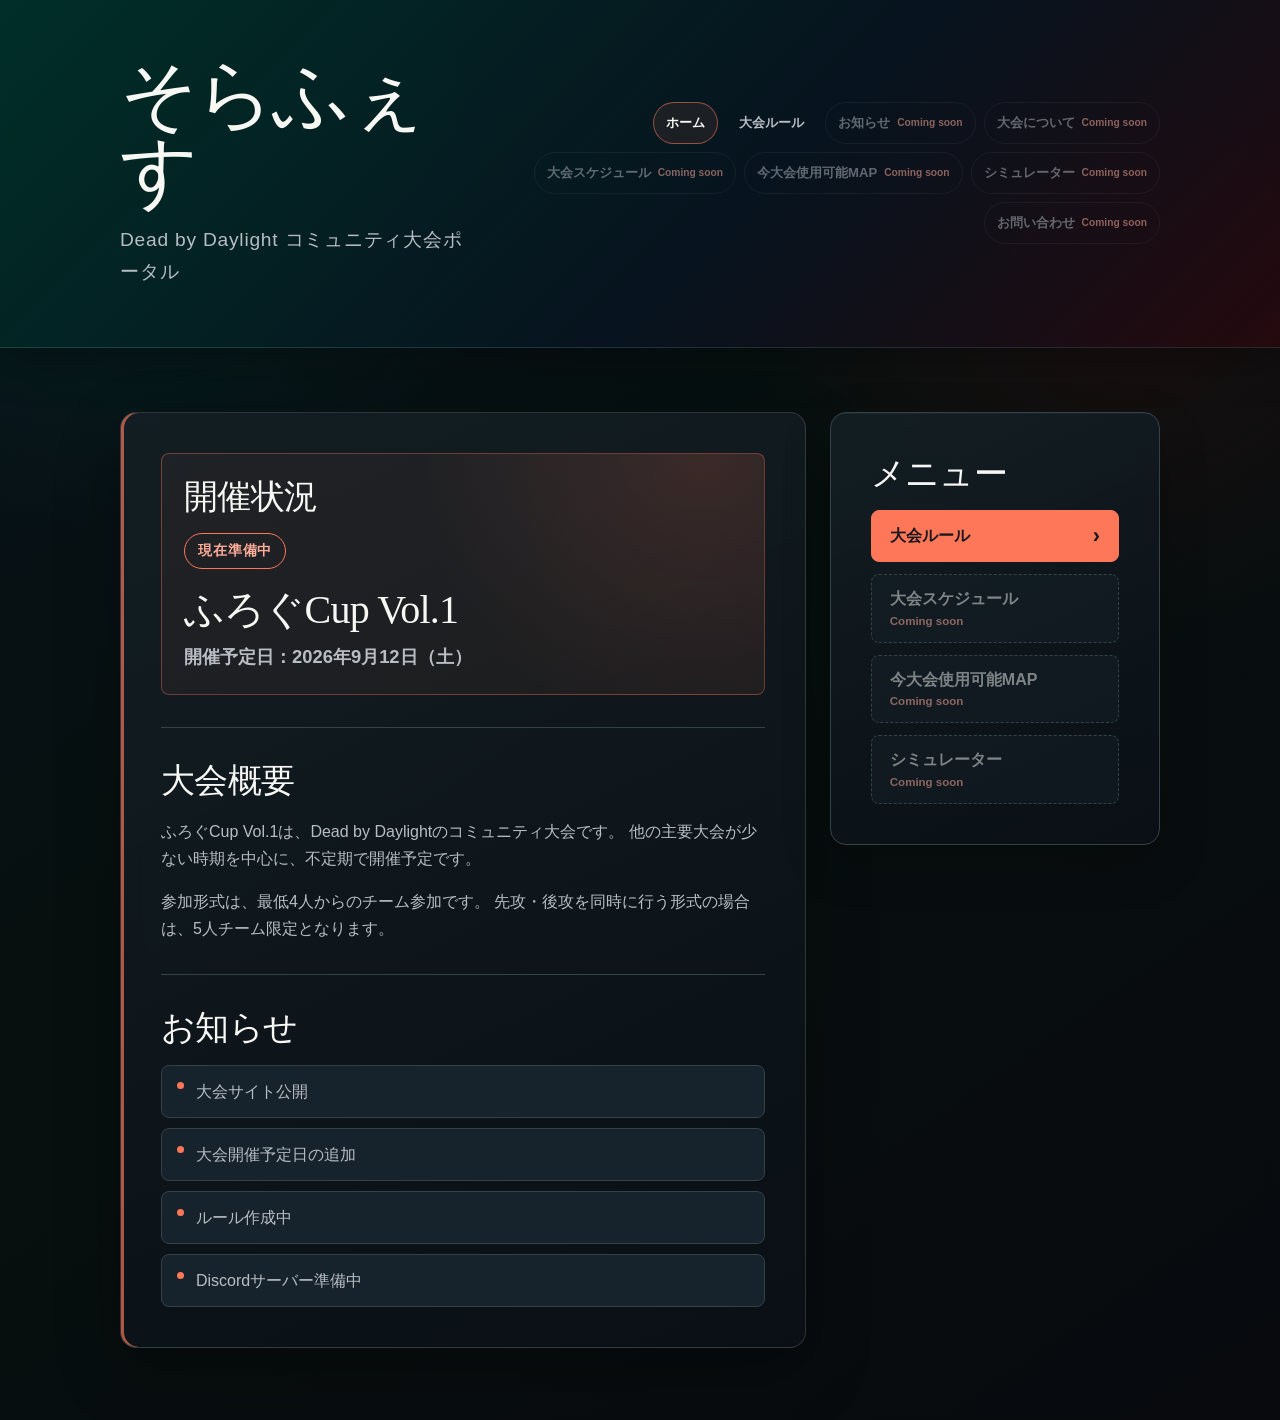
<file: index.html>
<!DOCTYPE html>
<html lang="ja">
<head>
    <meta charset="UTF-8">
    <meta name="viewport" content="width=device-width, initial-scale=1.0">
    <title>そらふぇす | ふろぐCup Vol.1</title>
    <link rel="stylesheet" href="style.css">
</head>
<body>

    <header class="site-header">
        <div class="site-header__inner">
            <div class="site-brand">
                <h1>そらふぇす</h1>
                <p>Dead by Daylight コミュニティ大会ポータル</p>
            </div>

            <nav class="desktop-navigation" aria-label="サイトナビゲーション">
                <a class="desktop-navigation__link is-current" href="index.html" aria-current="page">ホーム</a>
                <a class="desktop-navigation__link" href="rules.html">大会ルール</a>
                <span class="desktop-navigation__link is-disabled" aria-disabled="true" tabindex="-1">お知らせ <small>Coming soon</small></span>
                <span class="desktop-navigation__link is-disabled" aria-disabled="true" tabindex="-1">大会について <small>Coming soon</small></span>
                <span class="desktop-navigation__link is-disabled" aria-disabled="true" tabindex="-1">大会スケジュール <small>Coming soon</small></span>
                <span class="desktop-navigation__link is-disabled" aria-disabled="true" tabindex="-1">今大会使用可能MAP <small>Coming soon</small></span>
                <span class="desktop-navigation__link is-disabled" aria-disabled="true" tabindex="-1">シミュレーター <small>Coming soon</small></span>
                <span class="desktop-navigation__link is-disabled" aria-disabled="true" tabindex="-1">お問い合わせ <small>Coming soon</small></span>
            </nav>
        </div>
    </header>

    <main class="page-shell">

        <section class="card card--featured home-main-card">
            <div class="content-section content-section--status">
                <h2>開催状況</h2>

                <p class="status-label">
                    現在準備中
                </p>

                <div class="event-schedule">
                    <p class="event-schedule__name">ふろぐCup Vol.1</p>
                    <p class="event-schedule__date">開催予定日：2026年9月12日（土）</p>
                </div>
            </div>

            <div class="content-section">
                <h2>大会概要</h2>
                <p>
                    ふろぐCup Vol.1は、Dead by Daylightのコミュニティ大会です。
                    他の主要大会が少ない時期を中心に、不定期で開催予定です。
                </p>
                <p>
                    参加形式は、最低4人からのチーム参加です。
                    先攻・後攻を同時に行う形式の場合は、5人チーム限定となります。
                </p>
            </div>

            <div class="content-section">
                <h2>お知らせ</h2>

                <ul class="notice-list">
                    <li>大会サイト公開</li>
                    <li>大会開催予定日の追加</li>
                    <li>ルール作成中</li>
                    <li>Discordサーバー準備中</li>
                </ul>
            </div>
        </section>

        <section class="card menu-card">
            <h2>メニュー</h2>

            <nav class="menu-grid" aria-label="主要メニュー">
                <a class="button button--primary" href="rules.html">
                    大会ルール
                </a>

                <span class="button button--disabled" aria-disabled="true" tabindex="-1">
                    <span>大会スケジュール</span>
                    <small>Coming soon</small>
                </span>

                <span class="button button--disabled" aria-disabled="true" tabindex="-1">
                    <span>今大会使用可能MAP</span>
                    <small>Coming soon</small>
                </span>

                <span class="button button--disabled" aria-disabled="true" tabindex="-1">
                    <span>シミュレーター</span>
                    <small>Coming soon</small>
                </span>
            </nav>
        </section>

    </main>

    <div class="mobile-menu">
        <div class="mobile-menu__backdrop" data-menu-close></div>
        <section class="mobile-menu__panel" id="mobile-site-menu" aria-label="サイトメニュー" aria-hidden="true">
            <header class="mobile-menu__heading">
                <div>
                    <p class="section-label">Navigation</p>
                    <h2>メニュー</h2>
                </div>
                <button class="mobile-menu__close" type="button" data-menu-close>閉じる</button>
            </header>
            <nav class="mobile-menu__links" aria-label="スマートフォン用サイトナビゲーション">
                <a class="mobile-menu__link is-current" href="index.html" aria-current="page">ホーム</a>
                <a class="mobile-menu__link" href="rules.html">大会ルール</a>
                <span class="mobile-menu__link is-disabled" aria-disabled="true" tabindex="-1"><span>お知らせ</span><small>Coming soon</small></span>
                <span class="mobile-menu__link is-disabled" aria-disabled="true" tabindex="-1"><span>大会について</span><small>Coming soon</small></span>
                <span class="mobile-menu__link is-disabled" aria-disabled="true" tabindex="-1"><span>大会スケジュール</span><small>Coming soon</small></span>
                <span class="mobile-menu__link is-disabled" aria-disabled="true" tabindex="-1"><span>今大会使用可能MAP</span><small>Coming soon</small></span>
                <span class="mobile-menu__link is-disabled" aria-disabled="true" tabindex="-1"><span>シミュレーター</span><small>Coming soon</small></span>
                <span class="mobile-menu__link is-disabled" aria-disabled="true" tabindex="-1"><span>お問い合わせ</span><small>Coming soon</small></span>
            </nav>
        </section>

        <button
            class="mobile-menu__trigger"
            type="button"
            aria-expanded="false"
            aria-controls="mobile-site-menu"
        >
            <span class="frog-menu-icon" aria-hidden="true">
                <span class="frog-menu-icon__eye frog-menu-icon__eye--left"></span>
                <span class="frog-menu-icon__eye frog-menu-icon__eye--right"></span>
                <span class="frog-menu-icon__line"></span>
            </span>
            <span>メニュー</span>
        </button>
    </div>

    <script src="site-menu.js"></script>
</body>
</html>
</file>
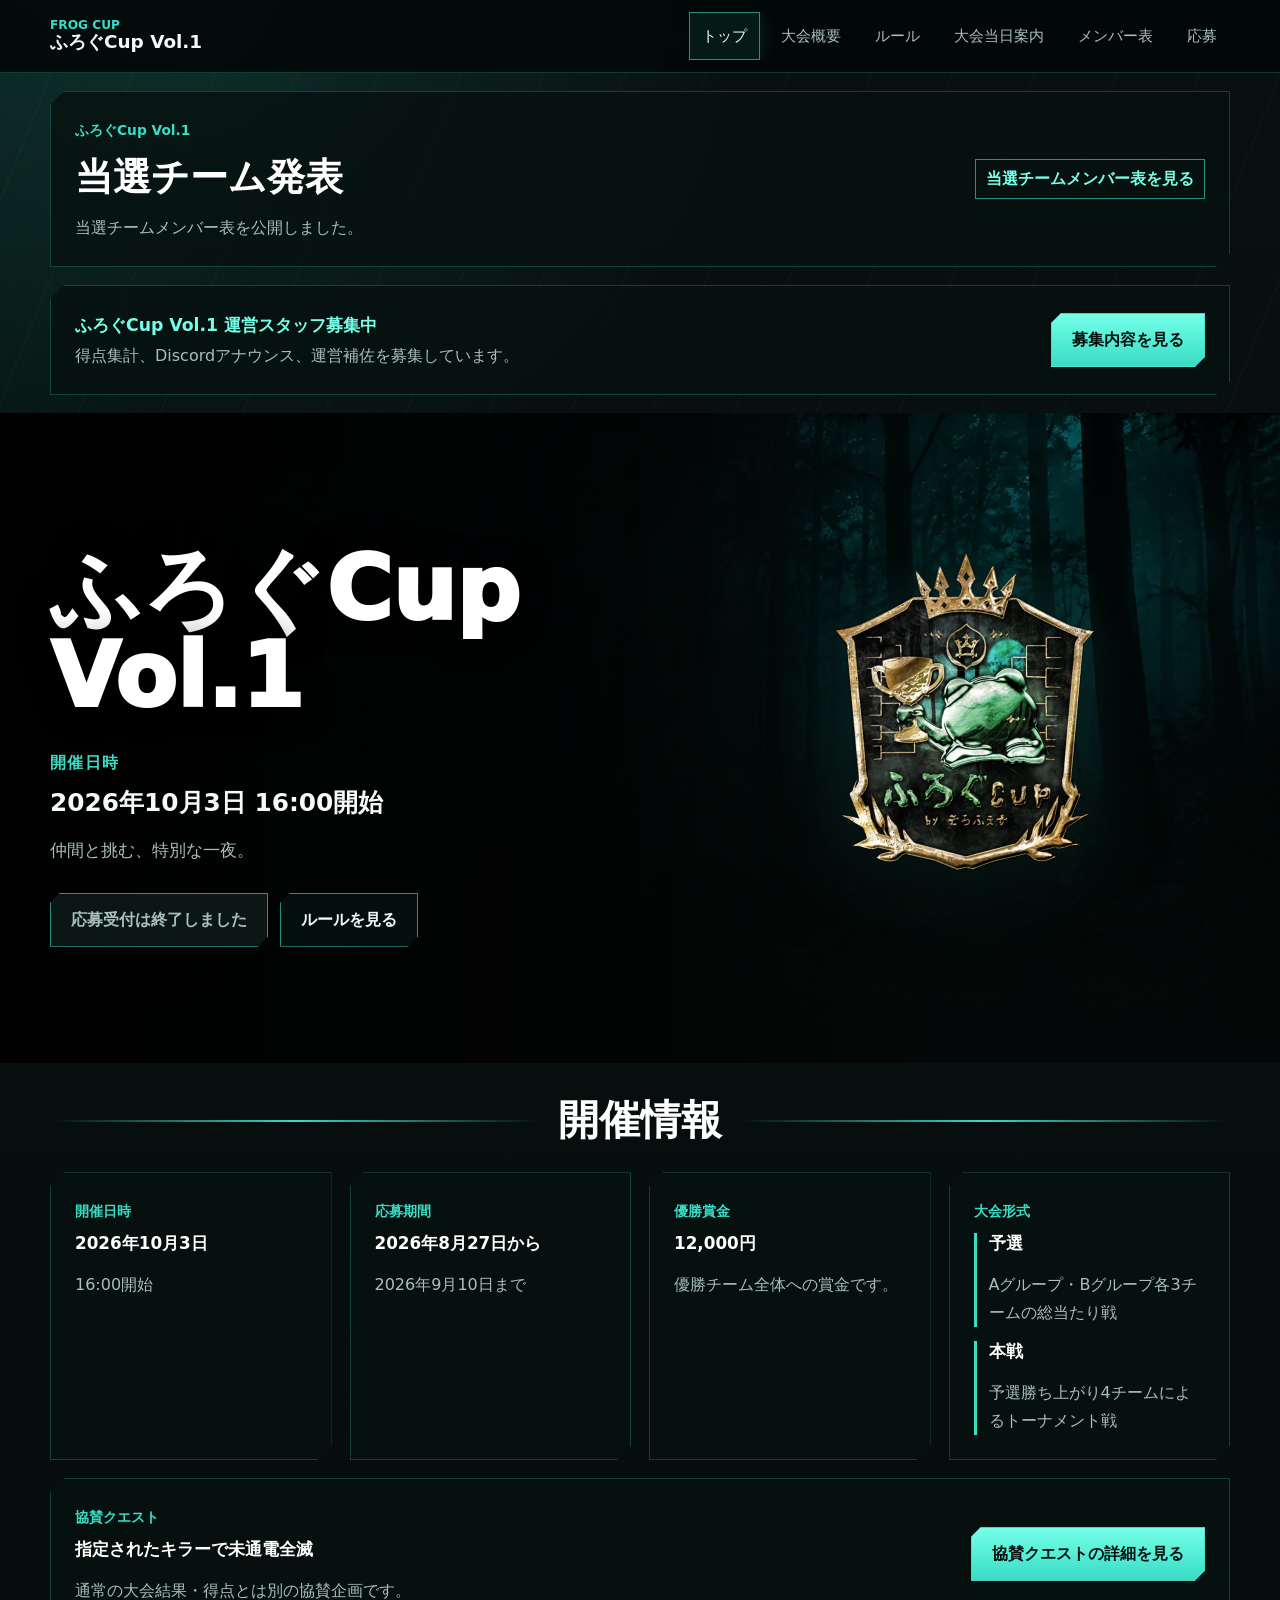
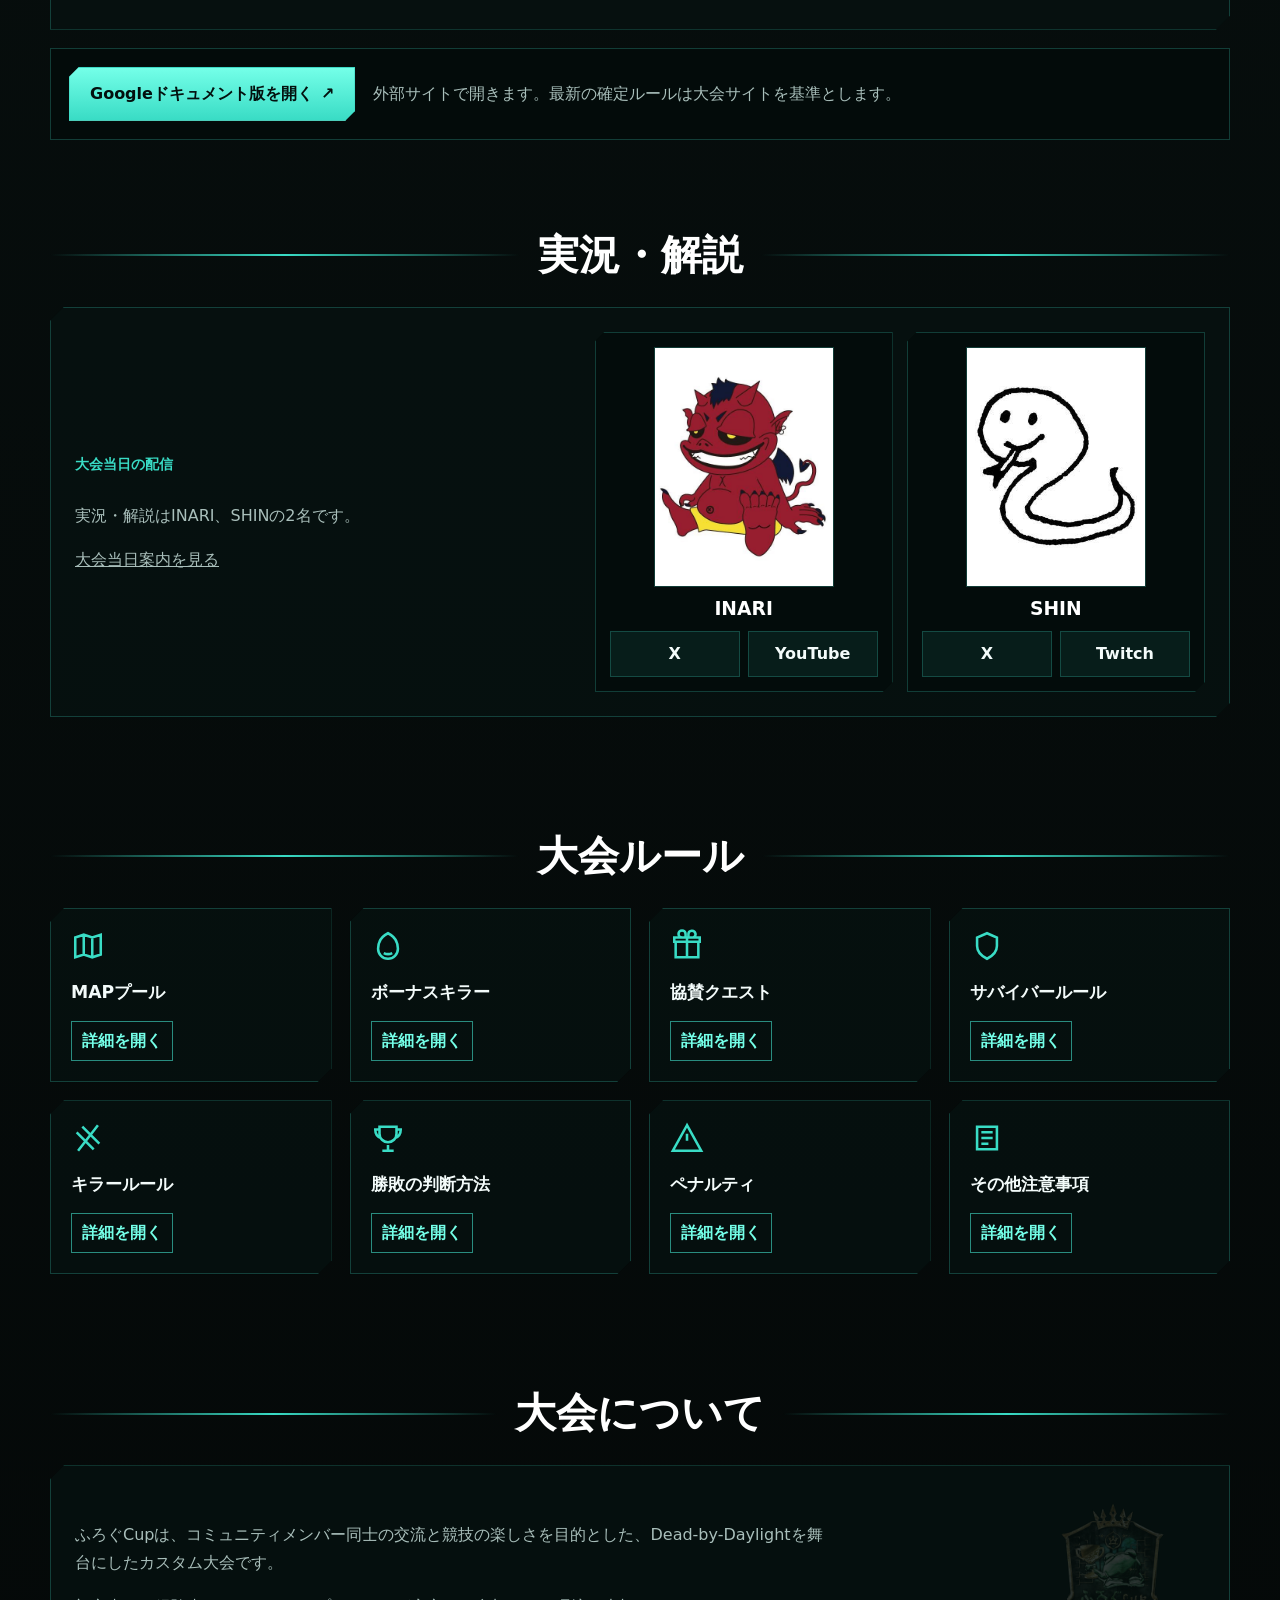
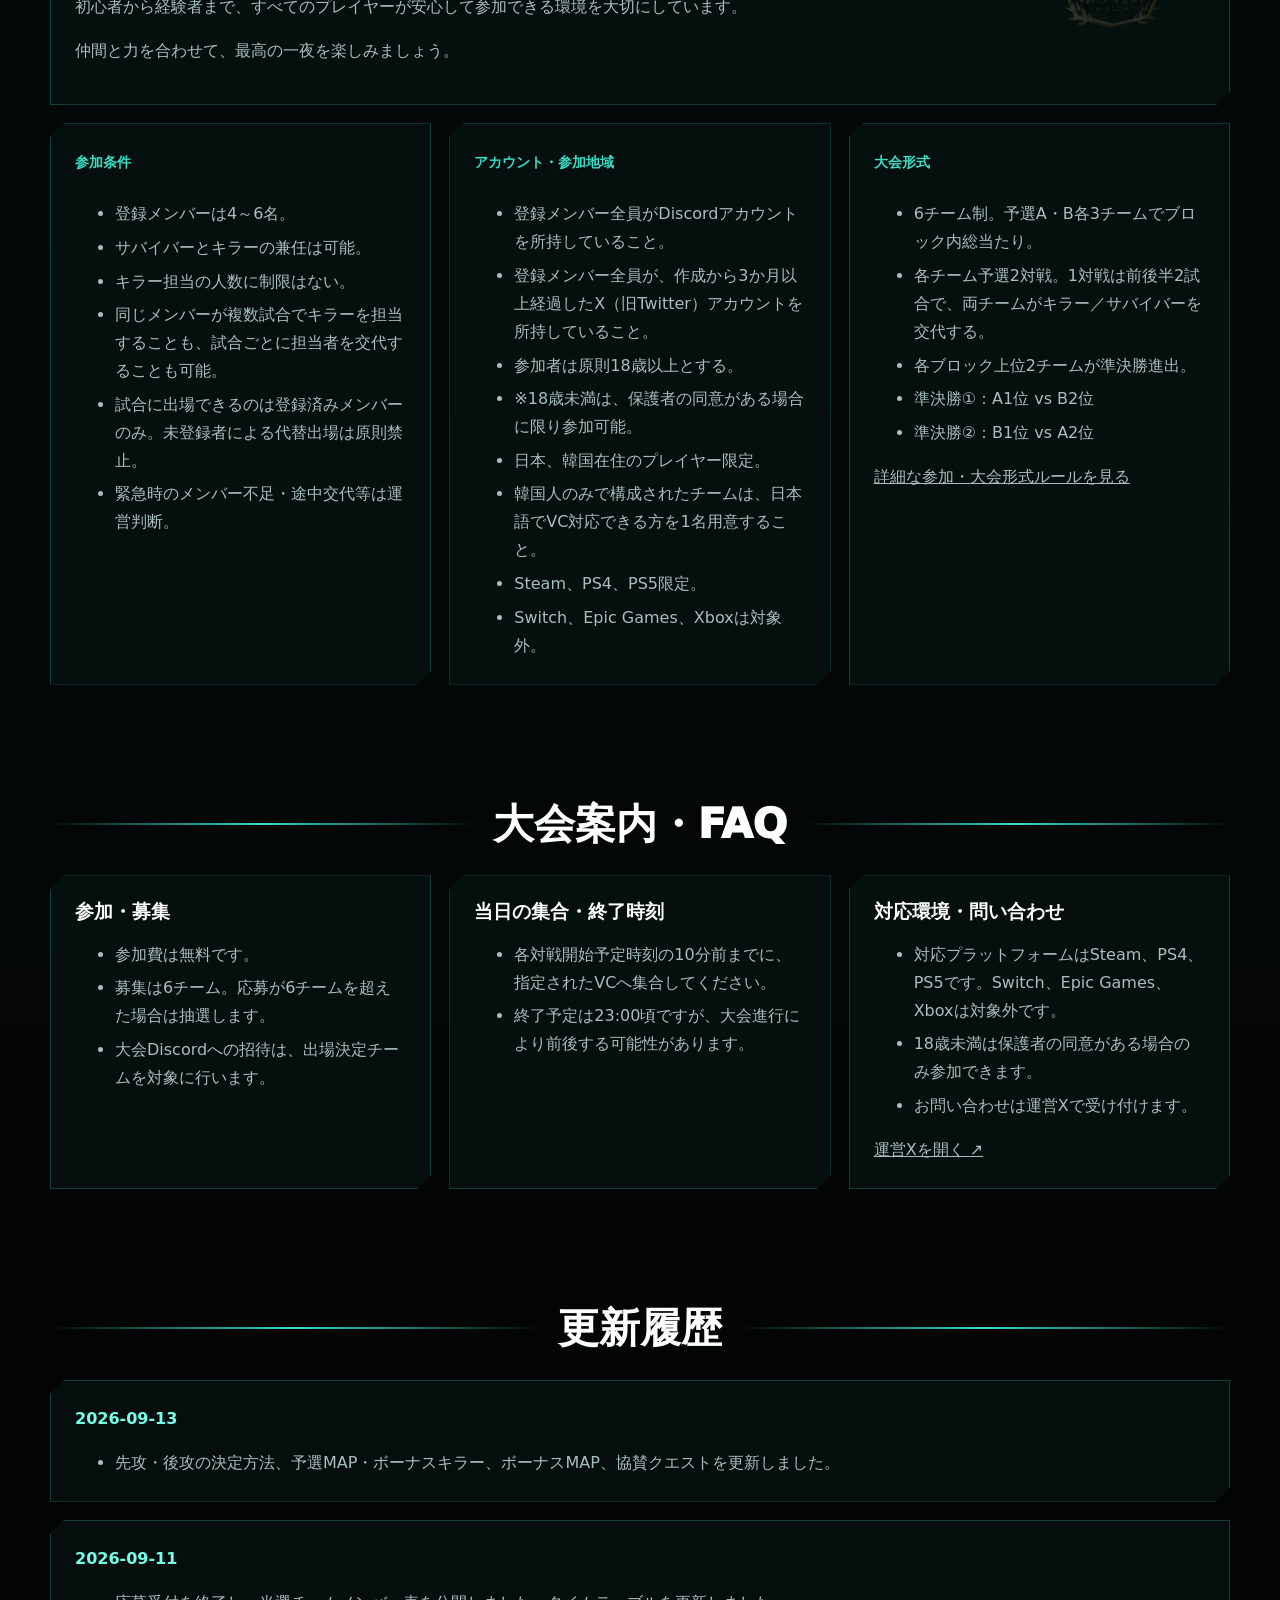
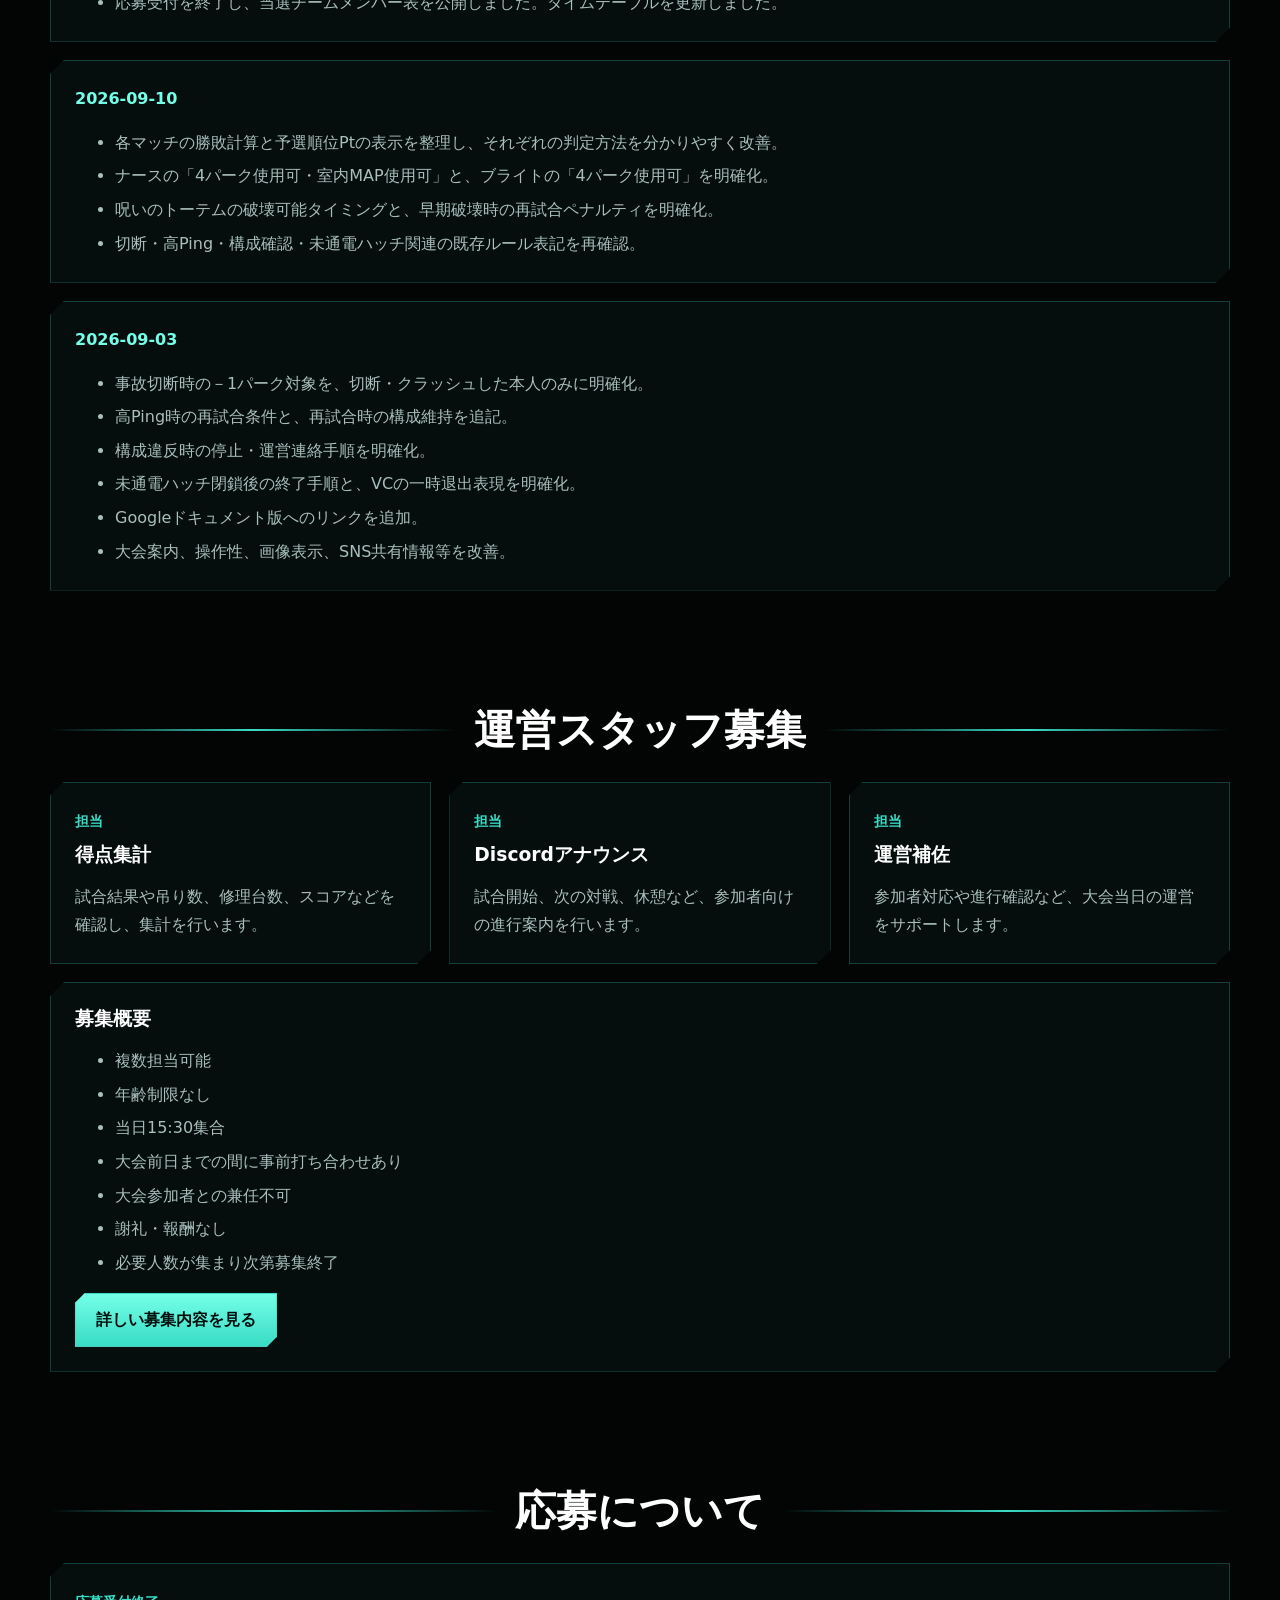
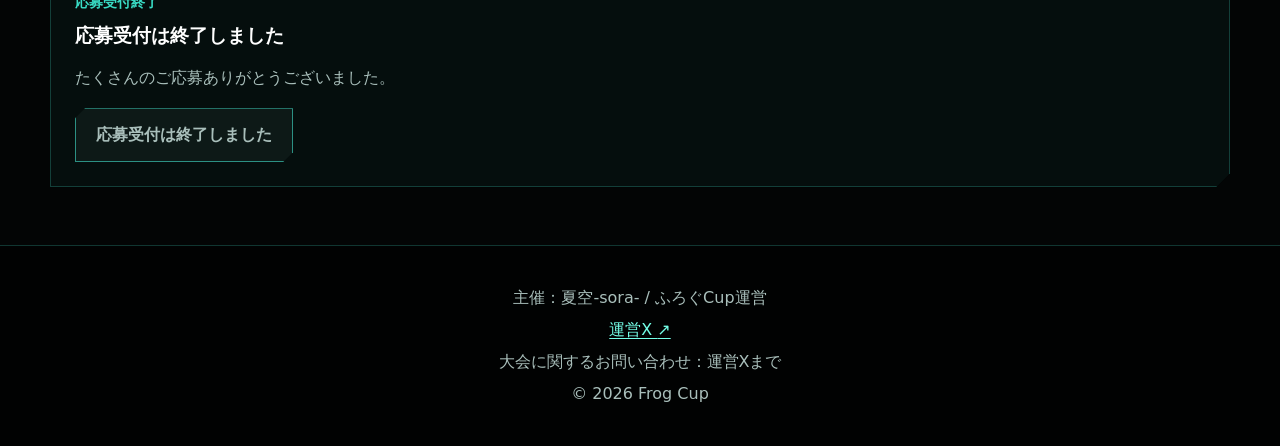
<file: frogcup-vol1/index.html>
<!DOCTYPE html>
<html lang="ja">
<head>
  <meta charset="UTF-8">
  <meta name="viewport" content="width=device-width, initial-scale=1.0">
  <title>ふろぐCup Vol.1</title>
  <meta name="description" content="Dead by Daylight大会「ふろぐCup Vol.1」の開催情報、参加案内、大会ルールを掲載しています。">
  <meta property="og:title" content="ふろぐCup Vol.1">
  <meta property="og:description" content="Dead by Daylight大会「ふろぐCup Vol.1」の開催情報、参加案内、大会ルール。">
  <meta property="og:type" content="website">
  <meta property="og:url" content="https://soradbdkkp-lang.github.io/dbd-tournament-site/frogcup-vol1/index.html">
  <meta property="og:image" content="https://soradbdkkp-lang.github.io/dbd-tournament-site/frogcup-vol1/assets/images/frogcup-vol1-OGP.png">
  <meta name="twitter:card" content="summary_large_image">
  <meta name="twitter:title" content="ふろぐCup Vol.1">
  <meta name="twitter:description" content="Dead by Daylight大会「ふろぐCup Vol.1」の開催情報、参加案内、大会ルール。">
  <meta name="twitter:image" content="https://soradbdkkp-lang.github.io/dbd-tournament-site/frogcup-vol1/assets/images/frogcup-vol1-OGP.png">
  <link rel="icon" type="image/png" sizes="32x32" href="assets/images/favicon-32.png">
  <link rel="icon" href="assets/images/favicon.ico" sizes="any">
  <link rel="apple-touch-icon" sizes="180x180" href="assets/images/apple-touch-icon.png">
  <link rel="stylesheet" href="css/style.css">
</head>
<body>
  <header class="site-header">
    <div class="site-header__inner">
      <a class="brand" href="index.html" aria-current="page"><span>Frog Cup</span><strong>ふろぐCup Vol.1</strong></a>
      <nav class="site-nav" aria-label="サイトナビゲーション">
        <a href="index.html" aria-current="page">トップ</a>
        <a href="#overview">大会概要</a>
        <a href="#rules">ルール</a>
        <a href="pages/event-guide.html">大会当日案内</a>
        <a href="pages/team-members.html">メンバー表</a>
        <a href="#entry">応募</a>
      </nav>
    </div>
  </header>

  <main class="site-main">
    <aside class="announcement-banner" aria-label="当選チーム発表">
      <a class="card announcement-banner__inner" href="pages/team-members.html">
        <div>
          <span class="meta">ふろぐCup Vol.1</span>
          <h2>当選チーム発表</h2>
          <p>当選チームメンバー表を公開しました。</p>
        </div>
        <span class="rule-link__action">当選チームメンバー表を見る</span>
      </a>
    </aside>

    <aside class="staff-banner" aria-label="運営スタッフ募集のお知らせ">
      <div class="card staff-banner__inner">
        <div>
          <strong>ふろぐCup Vol.1 運営スタッフ募集中</strong>
          <p>得点集計、Discordアナウンス、運営補佐を募集しています。</p>
        </div>
        <a class="button" href="#staff-recruitment">募集内容を見る</a>
      </div>
    </aside>

    <section class="hero">
      <div class="hero__inner">
        <div class="hero__content">
          <h1>ふろぐCup Vol.1</h1>
          <p class="hero__label">開催日時</p>
          <p class="hero__date">2026年10月3日 16:00開始</p>
          <p class="hero__copy">仲間と挑む、特別な一夜。</p>
          <div class="button-row">
            <a class="button" data-entry-link aria-disabled="true">応募受付は終了しました</a>
            <a class="button button--ghost" href="#rules">ルールを見る</a>
          </div>
        </div>
        <div class="hero__frog">
          <img src="assets/images/frog-hero.webp" width="960" height="960" alt="ふろぐCup Vol.1のカエルビジュアル" decoding="async">
        </div>
      </div>
    </section>

    <section class="section section--tight" aria-labelledby="event-info">
      <h2 class="section-heading" id="event-info">開催情報</h2>
      <div class="grid event-info-grid">
        <article class="card">
          <span class="meta">開催日時</span>
          <h3>2026年10月3日</h3>
          <p>16:00開始</p>
        </article>
        <article class="card">
          <span class="meta">応募期間</span>
          <h3>2026年8月27日から</h3>
          <p>2026年9月10日まで</p>
        </article>
        <article class="card">
          <span class="meta">優勝賞金</span>
          <h3>12,000円</h3>
          <p>優勝チーム全体への賞金です。</p>
        </article>
        <article class="card">
          <span class="meta">大会形式</span>
          <div class="split-lines">
            <div class="phase">
              <h3>予選</h3>
              <p>Aグループ&#x30FB;Bグループ各3チームの総当たり戦</p>
            </div>
            <div class="phase">
              <h3>本戦</h3>
              <p>予選勝ち上がり4チームによるトーナメント戦</p>
            </div>
          </div>
        </article>
        <article class="card event-info-card--sponsor">
          <div>
            <span class="meta">協賛クエスト</span>
            <h3>指定されたキラーで未通電全滅</h3>
            <p>通常の大会結果・得点とは別の協賛企画です。</p>
          </div>
          <a class="button" href="pages/sponsor-quest.html">協賛クエストの詳細を見る</a>
        </article>
      </div>
      <div class="document-link-panel">
        <a class="button button--external" href="https://docs.google.com/document/d/1ioW5srpNynxpN2ofpq6CqC86BuxYz9kLAN485N8TYJU/view" target="_blank" rel="noopener noreferrer">Googleドキュメント版を開く <span aria-hidden="true">↗</span></a>
        <p>外部サイトで開きます。最新の確定ルールは大会サイトを基準とします。</p>
      </div>
    </section>

    <section class="section section--tight" aria-labelledby="commentators-heading">
      <h2 class="section-heading" id="commentators-heading">実況&#x30FB;解説</h2>
      <div class="card event-highlight">
        <div>
          <span class="meta">大会当日の配信</span>
          <p>実況&#x30FB;解説はINARI、SHINの2名です。</p>
          <p><a href="pages/event-guide.html">大会当日案内を見る</a></p>
        </div>
        <div data-commentators data-commentator-image-base="assets/images/"></div>
      </div>
    </section>

    <section class="section" id="rules" aria-labelledby="rules-heading">
      <h2 class="section-heading" id="rules-heading">大会ルール</h2>
      <div class="grid grid--rules">
        <a class="rule-link" href="pages/map-pool.html"><svg viewBox="0 0 24 24" aria-hidden="true"><path fill="none" stroke="currentColor" stroke-width="1.8" d="m3 6 6-2 6 2 6-2v14l-6 2-6-2-6 2V6Zm6-2v14m6-12v14"/></svg><strong>MAPプール</strong><span class="rule-link__action">詳細を開く</span></a>
        <a class="rule-link" href="pages/bonus-killer.html"><svg viewBox="0 0 24 24" aria-hidden="true"><path fill="none" stroke="currentColor" stroke-width="1.8" d="M12 3c4 2 7 6 7 11a7 7 0 0 1-14 0c0-5 3-9 7-11Zm-3 9h.01M15 12h.01M9 17c2 1 4 1 6 0"/></svg><strong>ボーナスキラー</strong><span class="rule-link__action">詳細を開く</span></a>
        <a class="rule-link" href="pages/sponsor-quest.html"><svg viewBox="0 0 24 24" aria-hidden="true"><path fill="none" stroke="currentColor" stroke-width="1.8" d="M4 9h16v11H4V9Zm-1-3h18v3H3V6Zm9 0v14m0-14H8.5A2.5 2.5 0 1 1 11 3.5V6Zm1 0h3.5A2.5 2.5 0 1 0 13 3.5V6Z"/></svg><strong>協賛クエスト</strong><span class="rule-link__action">詳細を開く</span></a>
        <a class="rule-link" href="pages/survivor-rules.html"><svg viewBox="0 0 24 24" aria-hidden="true"><path fill="none" stroke="currentColor" stroke-width="1.8" d="M12 3 5 6v6c0 4 3 7 7 9 4-2 7-5 7-9V6l-7-3Z"/></svg><strong>サバイバールール</strong><span class="rule-link__action">詳細を開く</span></a>
        <a class="rule-link" href="pages/killer-rules.html"><svg viewBox="0 0 24 24" aria-hidden="true"><path fill="none" stroke="currentColor" stroke-width="1.8" d="M5 21 19 3M8 4l12 12M4 8l12 12"/></svg><strong>キラールール</strong><span class="rule-link__action">詳細を開く</span></a>
        <a class="rule-link" href="pages/win-condition.html"><svg viewBox="0 0 24 24" aria-hidden="true"><path fill="none" stroke="currentColor" stroke-width="1.8" d="M8 21h8M12 17v4M6 4h12v5a6 6 0 0 1-12 0V4Zm12 2h3c0 3-1 5-4 6M6 6H3c0 3 1 5 4 6"/></svg><strong>勝敗の判断方法</strong><span class="rule-link__action">詳細を開く</span></a>
        <a class="rule-link" href="pages/penalties.html"><svg viewBox="0 0 24 24" aria-hidden="true"><path fill="none" stroke="currentColor" stroke-width="1.8" d="M12 3 2 21h20L12 3Zm0 6v5m0 3h.01"/></svg><strong>ペナルティ</strong><span class="rule-link__action">詳細を開く</span></a>
        <a class="rule-link" href="pages/notes.html"><svg viewBox="0 0 24 24" aria-hidden="true"><path fill="none" stroke="currentColor" stroke-width="1.8" d="M5 4h14v16H5zM8 8h8M8 12h8M8 16h5"/></svg><strong>その他注意事項</strong><span class="rule-link__action">詳細を開く</span></a>
      </div>
    </section>

    <section class="section" id="overview" aria-labelledby="overview-heading">
      <h2 class="section-heading" id="overview-heading">大会について</h2>
      <div class="card about-panel about-panel--balanced">
        <div>
          <p>ふろぐCupは、コミュニティメンバー同士の交流と競技の楽しさを目的とした、Dead-by-Daylightを舞台にしたカスタム大会です。</p>
          <p>初心者から経験者まで、すべてのプレイヤーが安心して参加できる環境を大切にしています。</p>
          <p>仲間と力を合わせて、最高の一夜を楽しみましょう。</p>
        </div>
        <img class="frog-watermark" src="assets/images/frog-hero.webp" width="960" height="960" alt="" loading="lazy" decoding="async">
      </div>
      <div class="grid" style="margin-top:18px">
        <article class="card">
          <span class="meta">参加条件</span>
          <ul>
            <li>登録メンバーは4～6名。</li>
            <li>サバイバーとキラーの兼任は可能。</li>
            <li>キラー担当の人数に制限はない。</li>
            <li>同じメンバーが複数試合でキラーを担当することも、試合ごとに担当者を交代することも可能。</li>
            <li>試合に出場できるのは登録済みメンバーのみ。未登録者による代替出場は原則禁止。</li>
            <li>緊急時のメンバー不足・途中交代等は運営判断。</li>
          </ul>
        </article>
        <article class="card">
          <span class="meta">アカウント・参加地域</span>
          <ul>
            <li>登録メンバー全員がDiscordアカウントを所持していること。</li>
            <li>登録メンバー全員が、作成から3か月以上経過したX（旧Twitter）アカウントを所持していること。</li>
            <li>参加者は原則18歳以上とする。</li>
            <li>※18歳未満は、保護者の同意がある場合に限り参加可能。</li>
            <li>日本、韓国在住のプレイヤー限定。</li>
            <li>韓国人のみで構成されたチームは、日本語でVC対応できる方を1名用意すること。</li>
            <li>Steam、PS4、PS5限定。</li>
            <li>Switch、Epic Games、Xboxは対象外。</li>
          </ul>
        </article>
        <article class="card">
          <span class="meta">大会形式</span>
          <ul>
            <li>6チーム制。予選A・B各3チームでブロック内総当たり。</li>
            <li>各チーム予選2対戦。1対戦は前後半2試合で、両チームがキラー／サバイバーを交代する。</li>
            <li>各ブロック上位2チームが準決勝進出。</li>
            <li>準決勝①：A1位 vs B2位</li>
            <li>準決勝②：B1位 vs A2位</li>
          </ul>
          <p><a href="pages/notes.html">詳細な参加・大会形式ルールを見る</a></p>
        </article>
      </div>
    </section>

    <section class="section" id="faq" aria-labelledby="faq-heading">
      <h2 class="section-heading" id="faq-heading">大会案内・FAQ</h2>
      <div class="grid faq-grid">
        <article class="card"><h3>参加・募集</h3><ul><li>参加費は無料です。</li><li>募集は6チーム。応募が6チームを超えた場合は抽選します。</li><li>大会Discordへの招待は、出場決定チームを対象に行います。</li></ul></article>
        <article class="card"><h3>当日の集合・終了時刻</h3><ul><li>各対戦開始予定時刻の10分前までに、指定されたVCへ集合してください。</li><li>終了予定は23:00頃ですが、大会進行により前後する可能性があります。</li></ul></article>
        <article class="card"><h3>対応環境・問い合わせ</h3><ul><li>対応プラットフォームはSteam、PS4、PS5です。Switch、Epic Games、Xboxは対象外です。</li><li>18歳未満は保護者の同意がある場合のみ参加できます。</li><li>お問い合わせは運営Xで受け付けます。</li></ul><p><a href="https://x.com/sora_kkp_game?s=11" target="_blank" rel="noopener noreferrer">運営Xを開く <span aria-hidden="true">↗</span></a></p></article>
      </div>
    </section>

    <section class="section" id="updates" aria-labelledby="updates-heading">
      <h2 class="section-heading" id="updates-heading">更新履歴</h2>
      <article class="card update-history">
        <time datetime="2026-09-13">2026-09-13</time>
        <ul><li>先攻&#x30FB;後攻の決定方法、予選MAP・ボーナスキラー、ボーナスMAP、協賛クエストを更新しました。</li></ul>
      </article>
      <article class="card update-history">
        <time datetime="2026-09-11">2026-09-11</time>
        <ul><li>応募受付を終了し、当選チームメンバー表を公開しました。タイムテーブルを更新しました。</li></ul>
      </article>
      <article class="card update-history">
        <time datetime="2026-09-10">2026-09-10</time>
        <ul><li>各マッチの勝敗計算と予選順位Ptの表示を整理し、それぞれの判定方法を分かりやすく改善。</li><li>ナースの「4パーク使用可・室内MAP使用可」と、ブライトの「4パーク使用可」を明確化。</li><li>呪いのトーテムの破壊可能タイミングと、早期破壊時の再試合ペナルティを明確化。</li><li>切断・高Ping・構成確認・未通電ハッチ関連の既存ルール表記を再確認。</li></ul>
      </article>
      <article class="card update-history">
        <time datetime="2026-09-03">2026-09-03</time>
        <ul><li>事故切断時の－1パーク対象を、切断・クラッシュした本人のみに明確化。</li><li>高Ping時の再試合条件と、再試合時の構成維持を追記。</li><li>構成違反時の停止・運営連絡手順を明確化。</li><li>未通電ハッチ閉鎖後の終了手順と、VCの一時退出表現を明確化。</li><li>Googleドキュメント版へのリンクを追加。</li><li>大会案内、操作性、画像表示、SNS共有情報等を改善。</li></ul>
      </article>
    </section>

    <section class="section" id="staff-recruitment" aria-labelledby="staff-recruitment-heading">
      <h2 class="section-heading" id="staff-recruitment-heading">運営スタッフ募集</h2>
      <div class="grid">
        <article class="card">
          <span class="meta">担当</span>
          <h3>得点集計</h3>
          <p>試合結果や吊り数、修理台数、スコアなどを確認し、集計を行います。</p>
        </article>
        <article class="card">
          <span class="meta">担当</span>
          <h3>Discordアナウンス</h3>
          <p>試合開始、次の対戦、休憩など、参加者向けの進行案内を行います。</p>
        </article>
        <article class="card">
          <span class="meta">担当</span>
          <h3>運営補佐</h3>
          <p>参加者対応や進行確認など、大会当日の運営をサポートします。</p>
        </article>
      </div>
      <div class="card staff-recruitment-summary">
        <h3>募集概要</h3>
        <ul>
          <li>複数担当可能</li>
          <li>年齢制限なし</li>
          <li>当日15:30集合</li>
          <li>大会前日までの間に事前打ち合わせあり</li>
          <li>大会参加者との兼任不可</li>
          <li>謝礼・報酬なし</li>
          <li>必要人数が集まり次第募集終了</li>
        </ul>
        <a class="button" href="pages/staff-recruitment.html">詳しい募集内容を見る</a>
      </div>
    </section>

    <section class="section" id="entry" aria-labelledby="entry-heading">
      <h2 class="section-heading" id="entry-heading">応募について</h2>
      <div class="card">
        <span class="meta">応募受付終了</span>
        <h3>応募受付は終了しました</h3>
        <p>たくさんのご応募ありがとうございました。</p>
        <a class="button" data-entry-link aria-disabled="true">応募受付は終了しました</a>
      </div>
    </section>
  </main>

  <footer class="site-footer"><p>主催：夏空-sora- / ふろぐCup運営</p><p><a href="https://x.com/sora_kkp_game?s=11" target="_blank" rel="noopener noreferrer">運営X <span aria-hidden="true">↗</span></a></p><p>大会に関するお問い合わせ：運営Xまで</p><p>&copy; 2026 Frog Cup</p></footer>
  <script src="js/event-data.js"></script>
  <script src="js/event-ui.js"></script>
  <script src="js/main.js"></script>
</body>
</html>
</file>
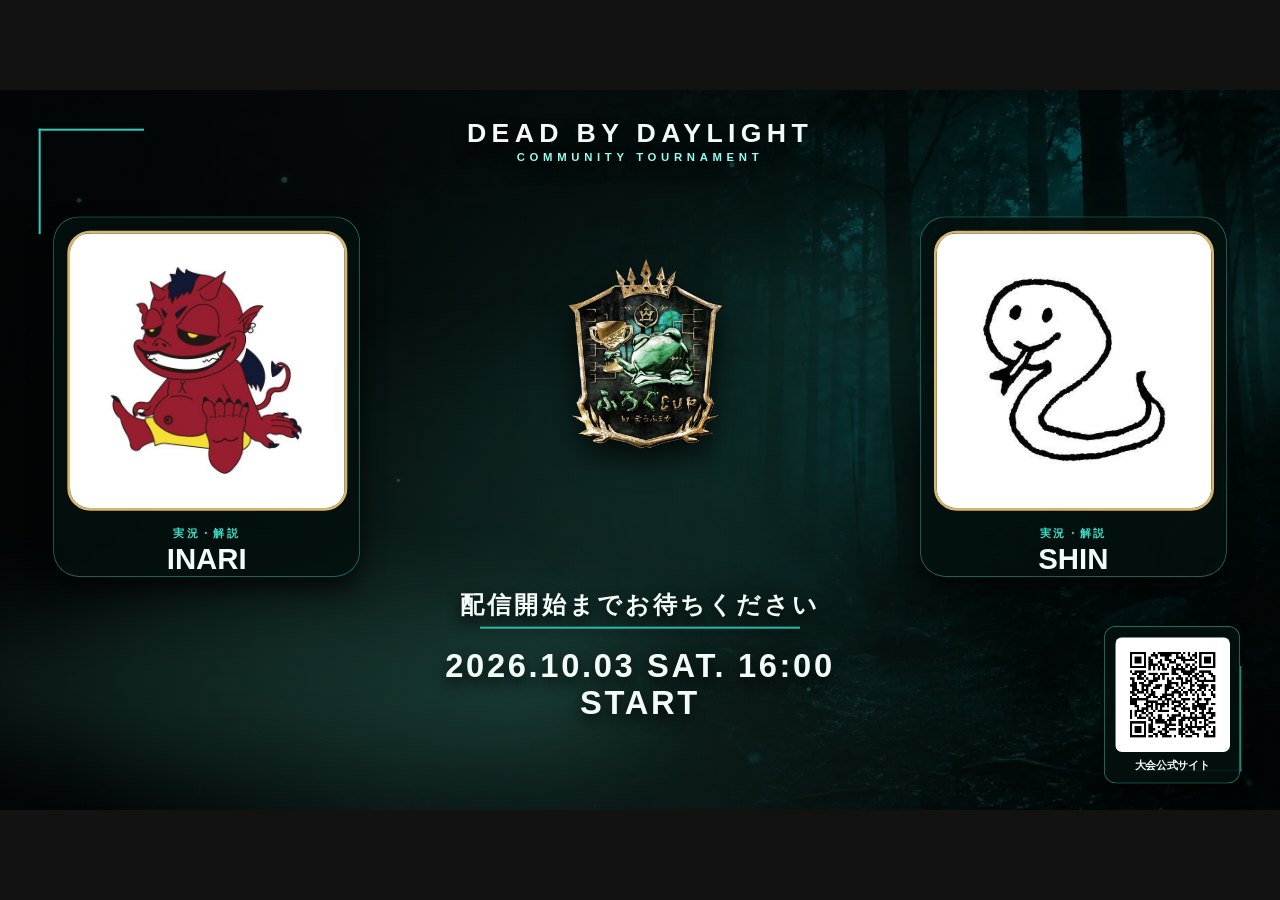
<file: frogcup-vol1/obs-overlay/index.html>
<!doctype html>
<html lang="ja">
<head>
  <meta charset="utf-8">
  <meta name="viewport" content="width=device-width, initial-scale=1, viewport-fit=cover">
  <meta name="color-scheme" content="dark">
  <title>ふろぐCup Vol.1 OBS Overlay</title>
  <link rel="stylesheet" href="./styles.css">
</head>
<body>
  <div id="overlay-app" class="overlay-app">
    <div id="broadcast-viewport" class="broadcast-viewport">
      <div id="broadcast-canvas" class="broadcast-canvas" aria-live="polite">
        <section id="screen-standby" class="broadcast-screen standby-screen" aria-label="配信開始前の待機画面">
          <div class="forest-background" aria-hidden="true"></div>
          <div class="ambient-layer" aria-hidden="true"><i></i><i></i><i></i><i></i><i></i><i></i><i></i><i></i><i></i><i></i><i></i><i></i></div>
          <div class="corner corner-top-left" aria-hidden="true"></div>
          <div class="corner corner-bottom-right" aria-hidden="true"></div>
          <header class="standby-heading"><strong>DEAD BY DAYLIGHT</strong><span>COMMUNITY TOURNAMENT</span></header>
          <article class="caster-card caster-card-left"><img data-asset="inari" alt="実況・解説 INARI"><span>実況・解説</span><strong>INARI</strong></article>
          <img class="standby-logo" data-asset="logo" alt="ふろぐCup Vol.1">
          <article class="caster-card caster-card-right"><img data-asset="shin" alt="実況・解説 SHIN"><span>実況・解説</span><strong>SHIN</strong></article>
          <p class="standby-message">配信開始までお待ちください</p>
          <div class="standby-divider" aria-hidden="true"></div>
          <p class="standby-date">2026.10.03 SAT. 16:00 START</p>
          <aside class="qr-card standby-qr"><img data-asset="qr" alt="大会公式サイトのQRコード"><span>大会公式サイト</span></aside>
        </section>

        <section id="screen-game" class="broadcast-screen game-screen" aria-label="対戦中のゲーム画面">
          <header class="scoreboard">
            <div class="match-meta" id="game-meta"></div>
            <div class="team-name team-name-a" id="game-team-a"></div>
            <div class="role-badge role-a" id="game-role-a"></div>
            <div class="score score-a" id="game-score-a"></div>
            <div class="versus">VS</div>
            <div class="score score-b" id="game-score-b"></div>
            <div class="role-badge role-b" id="game-role-b"></div>
            <div class="team-name team-name-b" id="game-team-b"></div>
          </header>
          <div class="killer-player" id="game-killer-player"></div>
          <div class="game-bottom-frame" aria-hidden="true"><i></i></div>
        </section>

        <section id="screen-break" class="broadcast-screen break-screen" aria-label="試合間・休憩画面">
          <div class="forest-background" aria-hidden="true"></div>
          <header class="next-match-card"><p id="next-meta">NEXT MATCH</p><strong id="next-team-a"></strong><span>VS</span><strong id="next-team-b"></strong></header>
          <main class="rule-panel-shell"><header><span id="rule-kicker"></span><strong id="rule-title"></strong></header><div id="rule-slide-content" class="rule-slide-content"></div><div id="rule-dots" class="rule-dots"></div></main>
          <aside class="break-side-card"><img class="break-logo" data-asset="logo" alt="ふろぐCup Vol.1"><hr><strong>大会ルールの詳細</strong><span>公式サイトで確認できます</span><div class="break-qr-wrap"><img data-asset="qr" alt="大会公式サイトのQRコード"></div><em>OFFICIAL WEBSITE</em><hr><p>次の試合まで<br>しばらくお待ちください</p></aside>
        </section>

        <section id="screen-ending" class="broadcast-screen ending-screen" aria-label="配信終了画面">
          <div class="forest-background" aria-hidden="true"></div>
          <div class="ambient-layer" aria-hidden="true"><i></i><i></i><i></i><i></i><i></i><i></i><i></i><i></i><i></i><i></i><i></i><i></i></div>
          <div class="corner corner-top-left" aria-hidden="true"></div><div class="corner corner-bottom-right" aria-hidden="true"></div>
          <div class="ending-copy"><i aria-hidden="true"></i><strong>ご視聴ありがとうございました</strong><i aria-hidden="true"></i></div>
        </section>
      </div>
    </div>
  </div>
  <script src="./config.js"></script>
  <script src="./assets.js"></script>
  <script src="./app.js"></script>
</body>
</html>
</file>
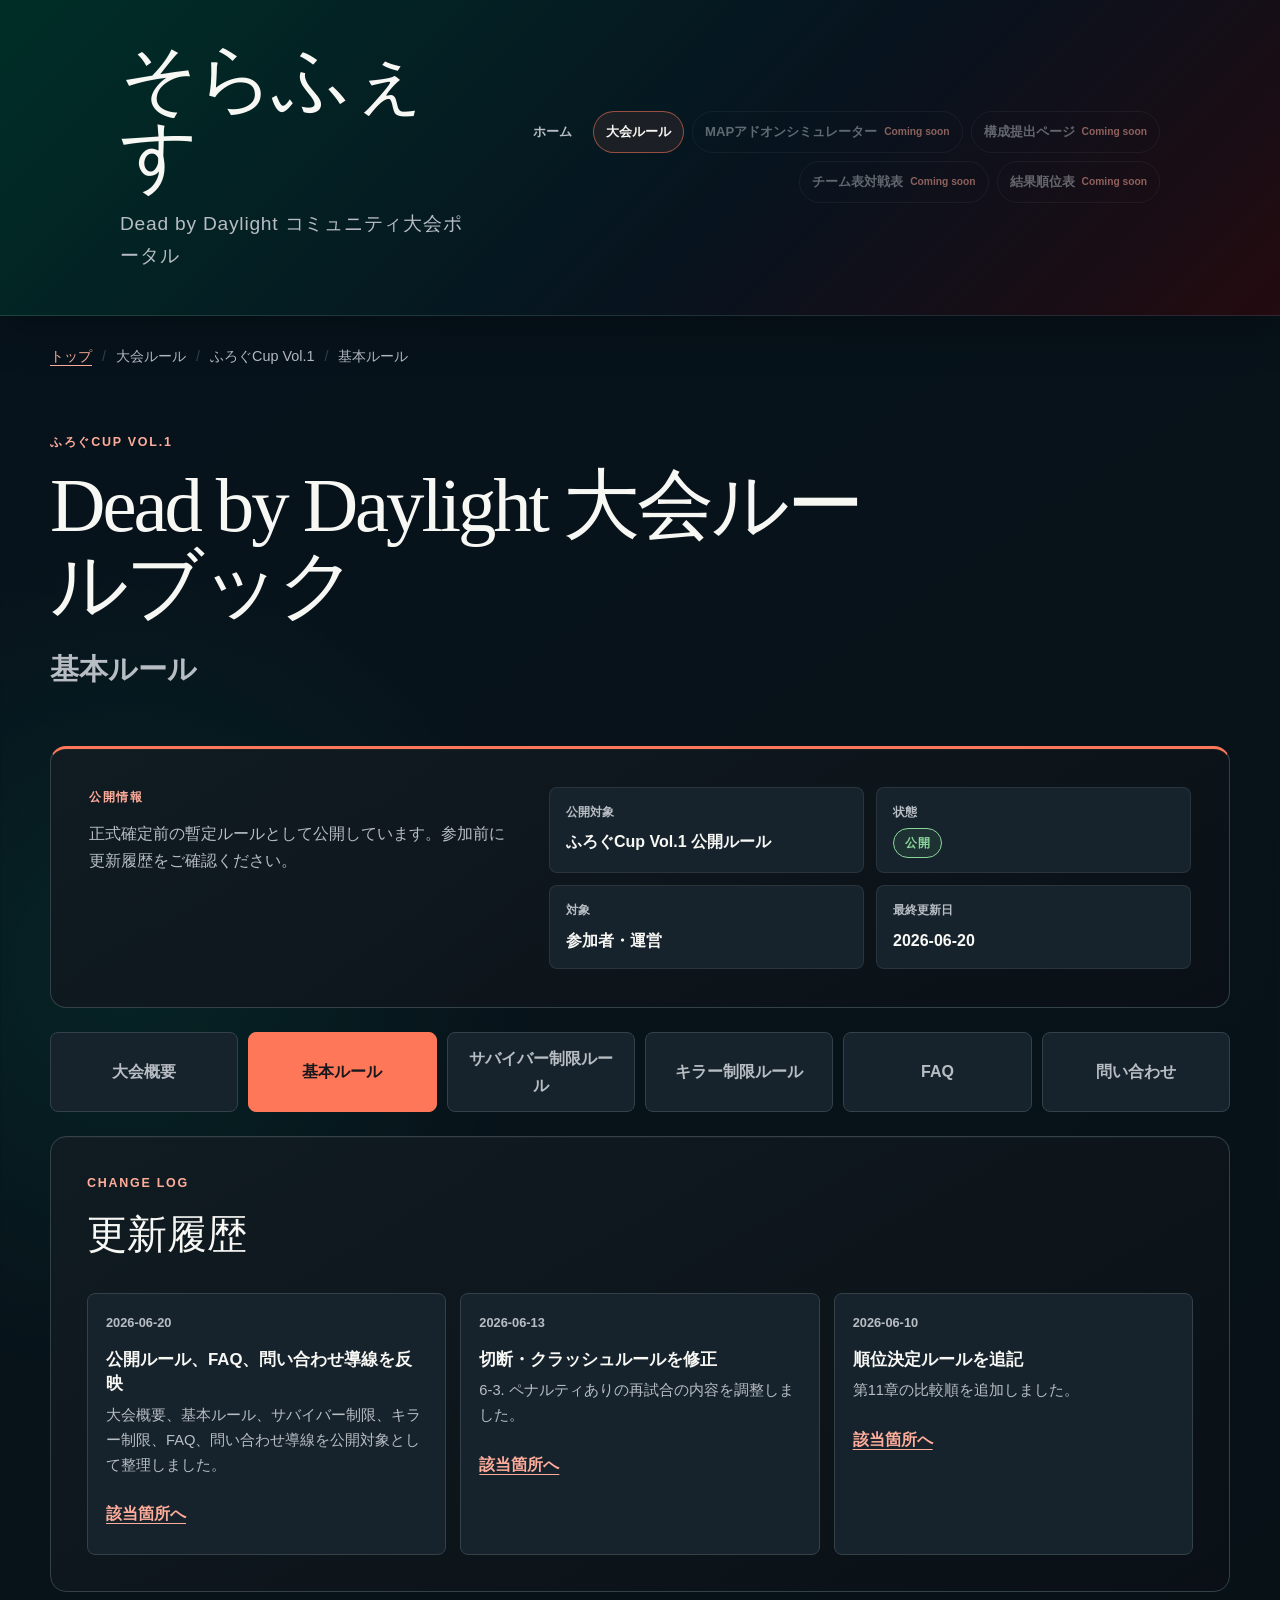
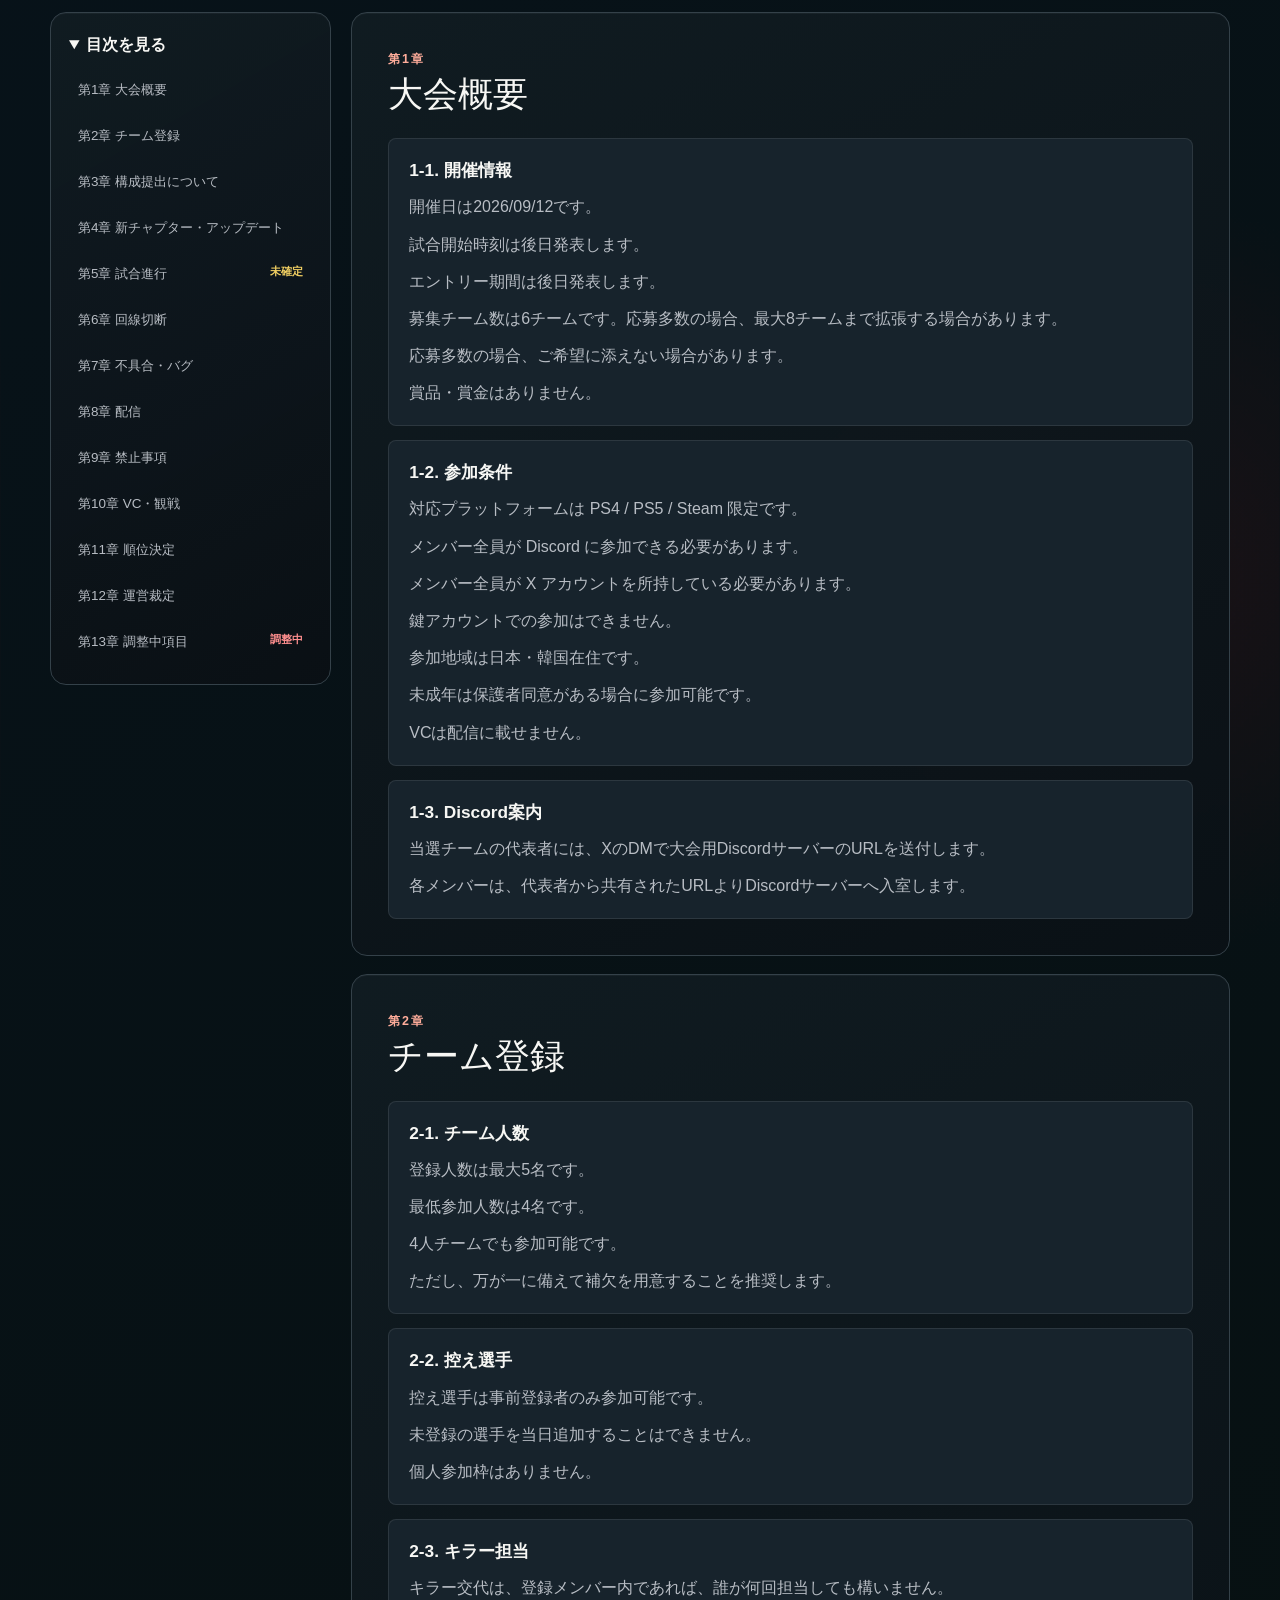
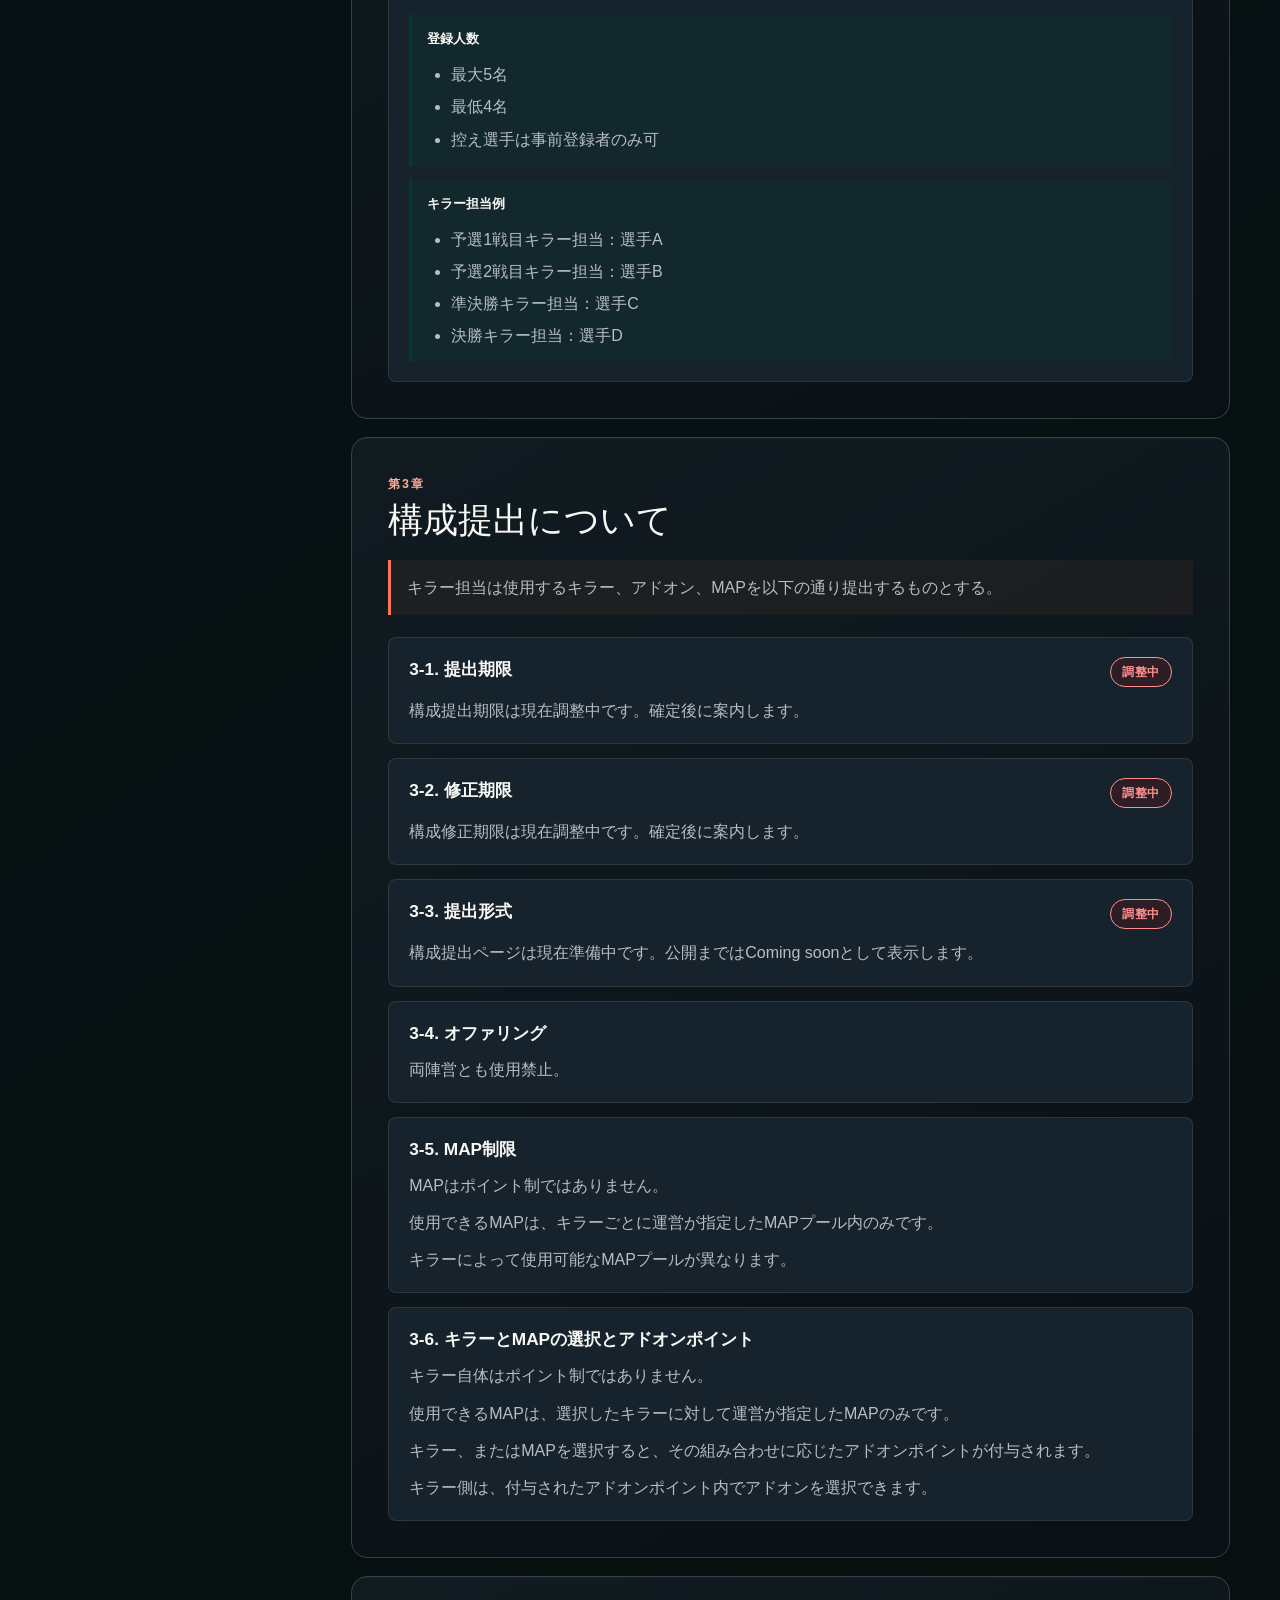
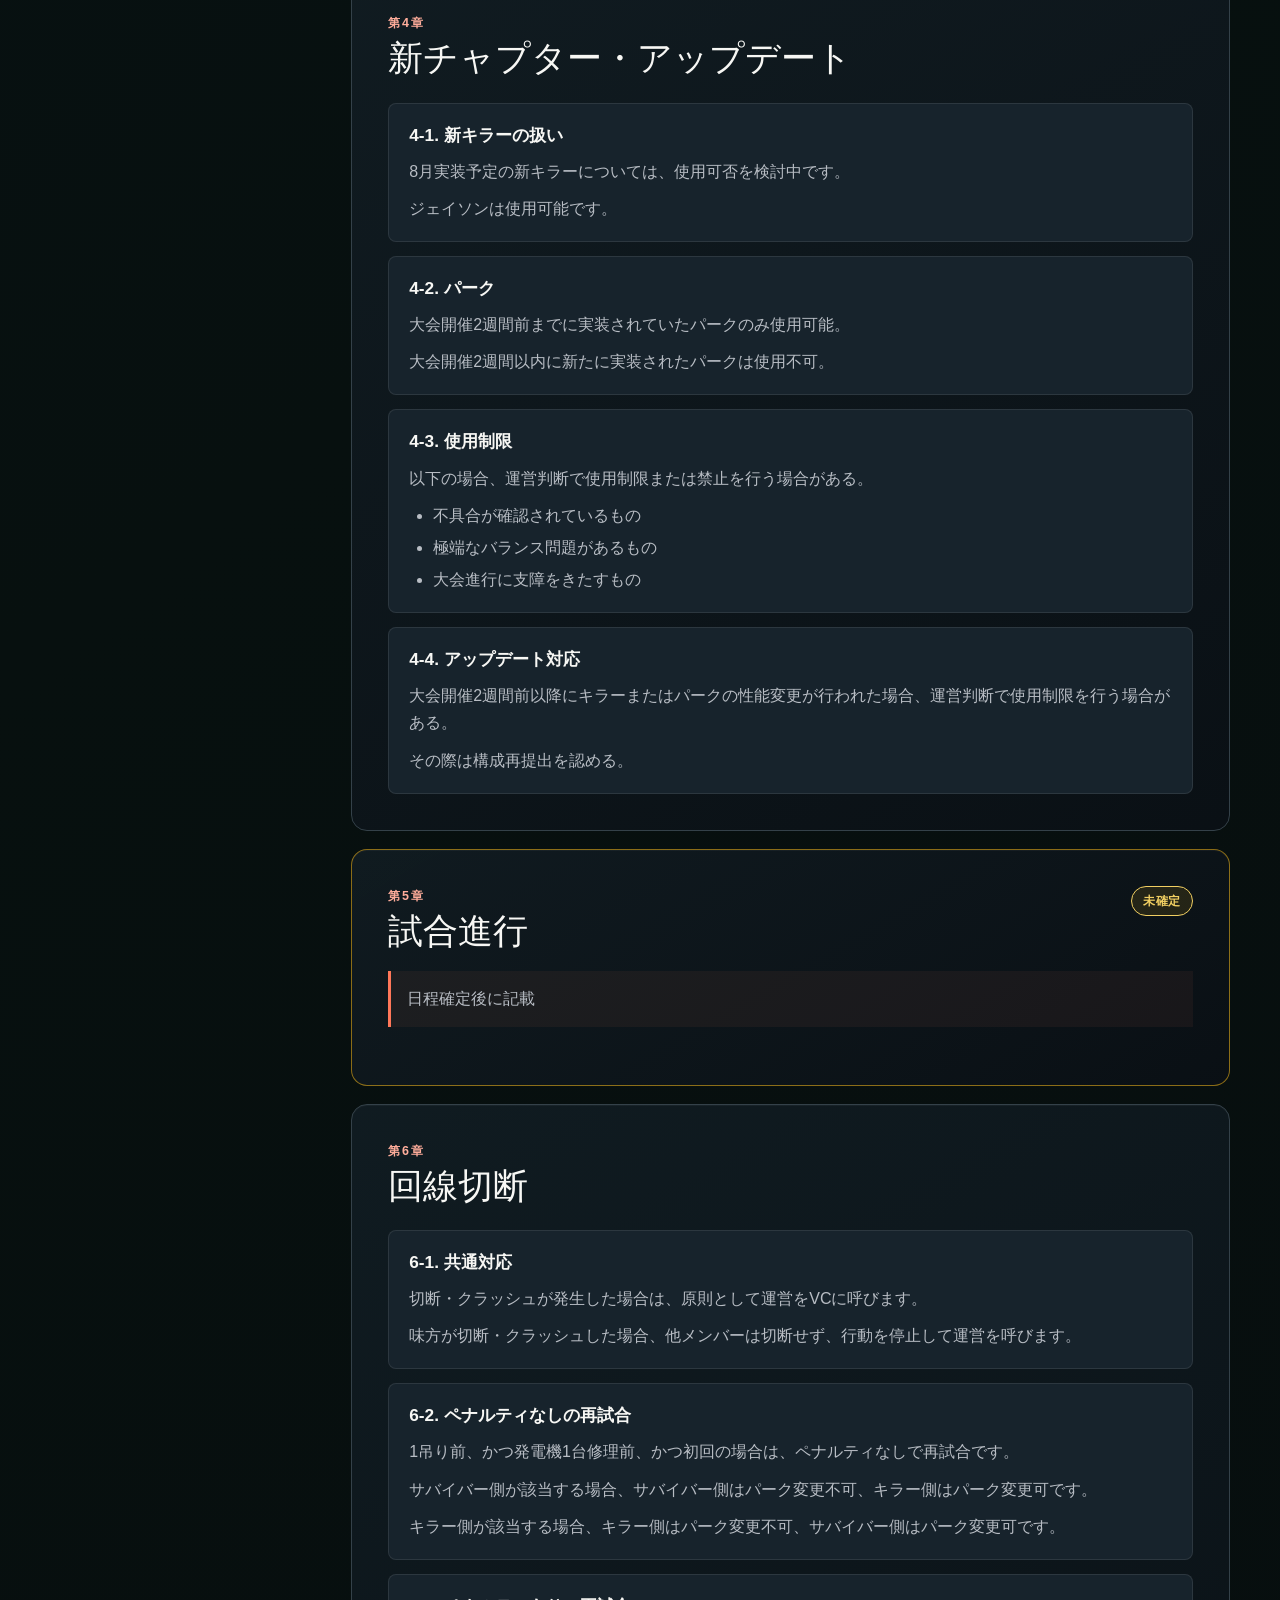
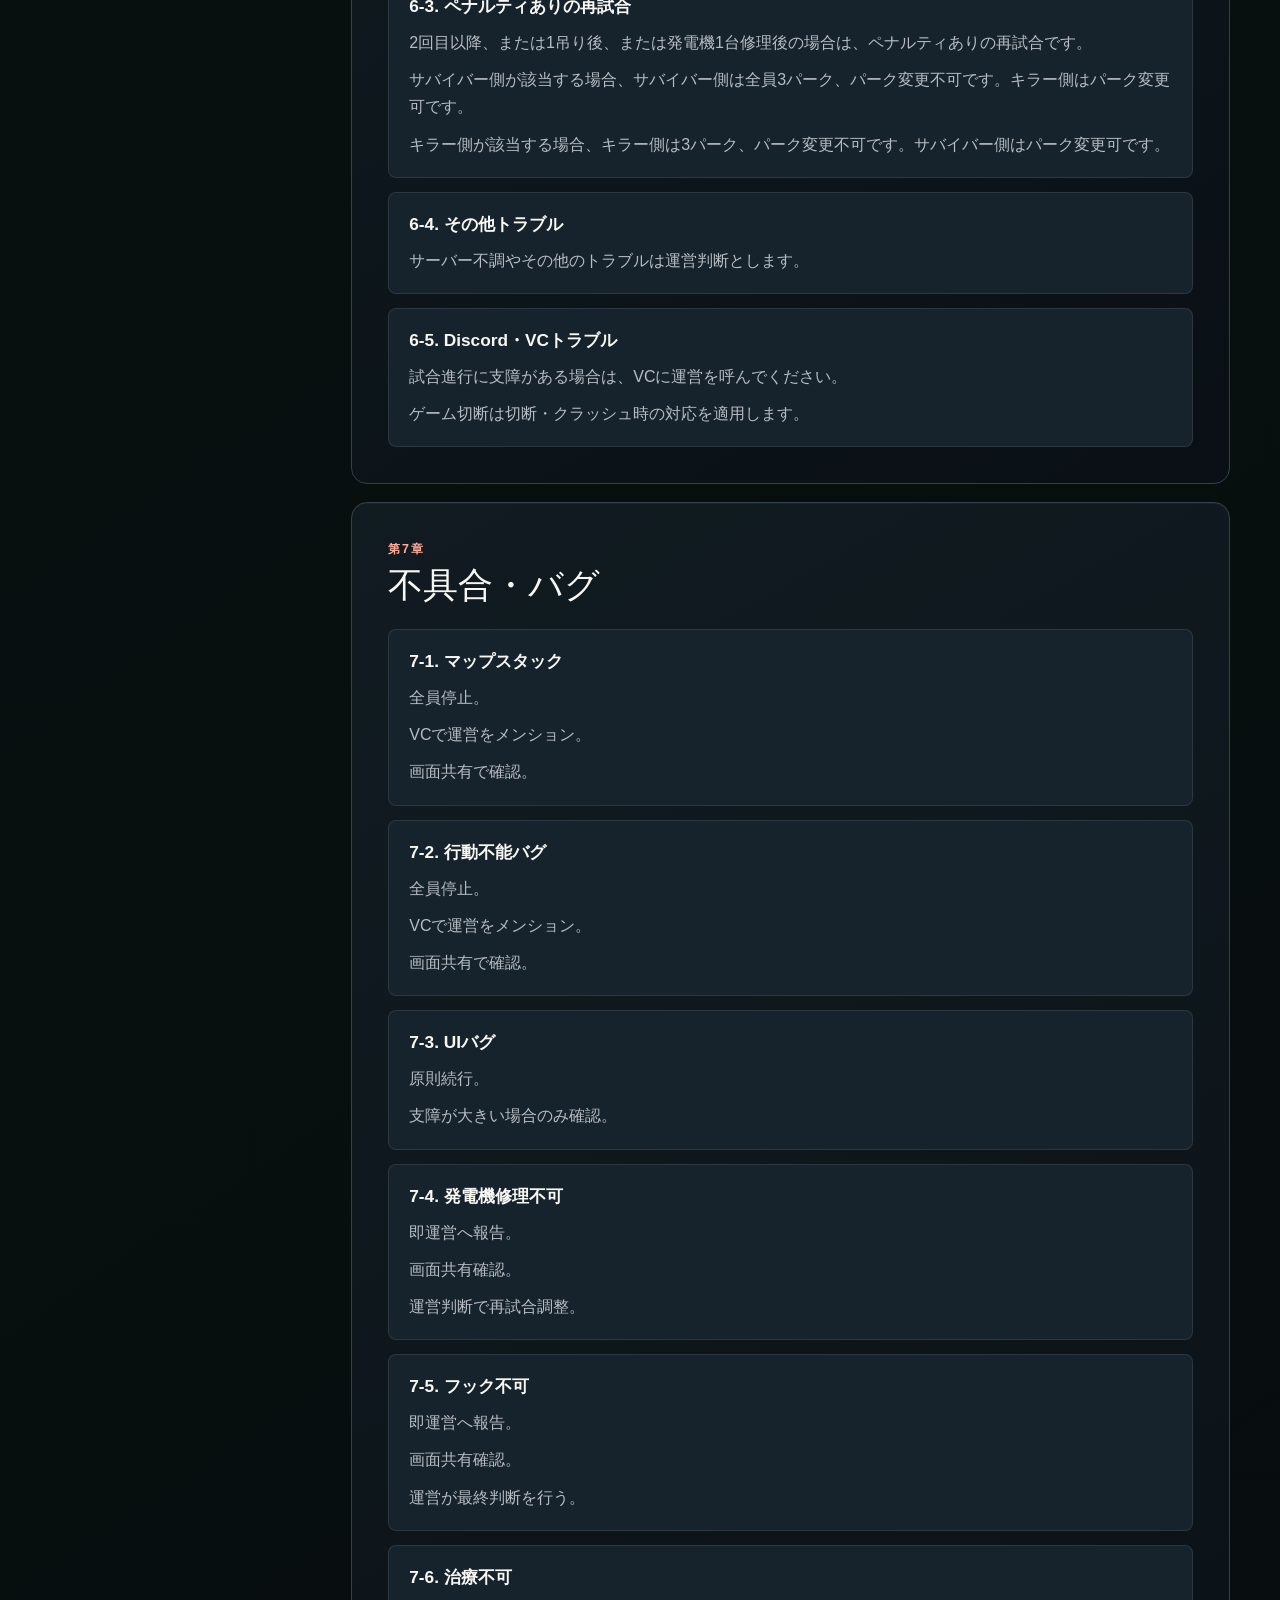
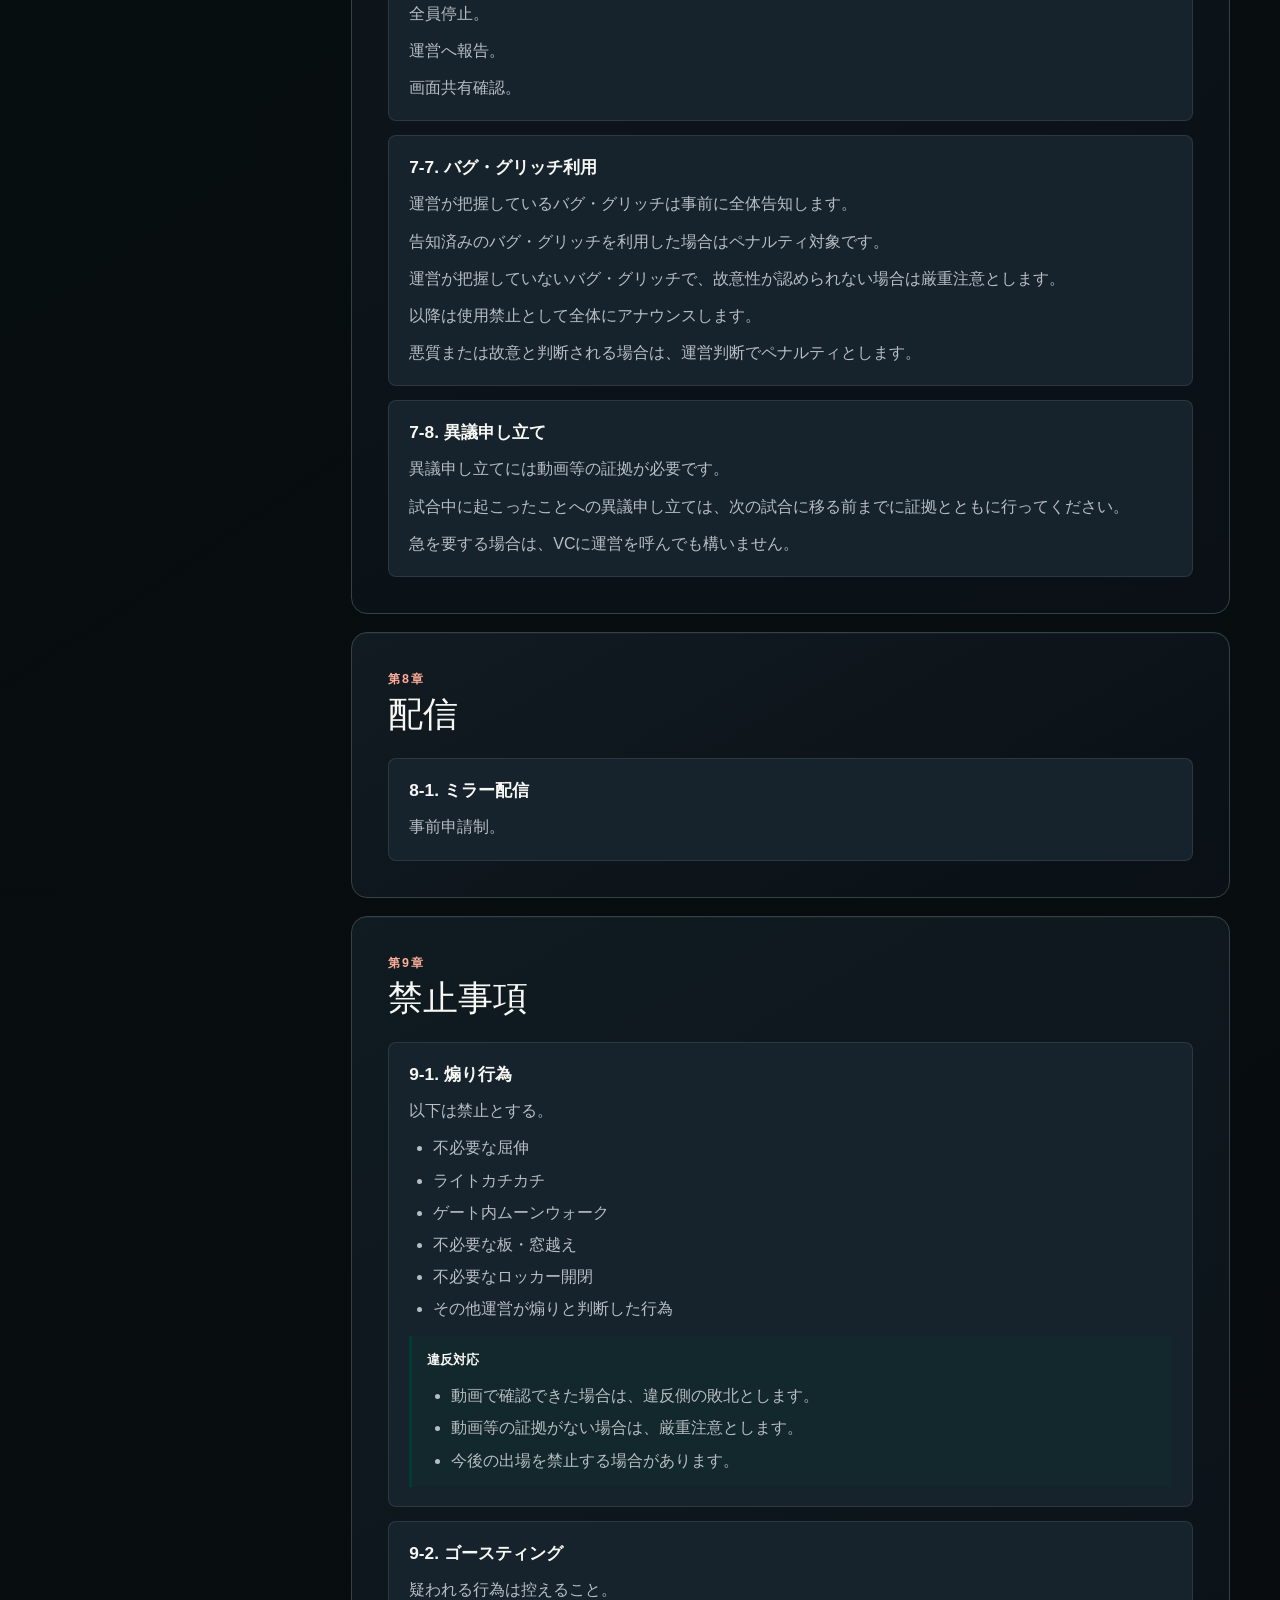
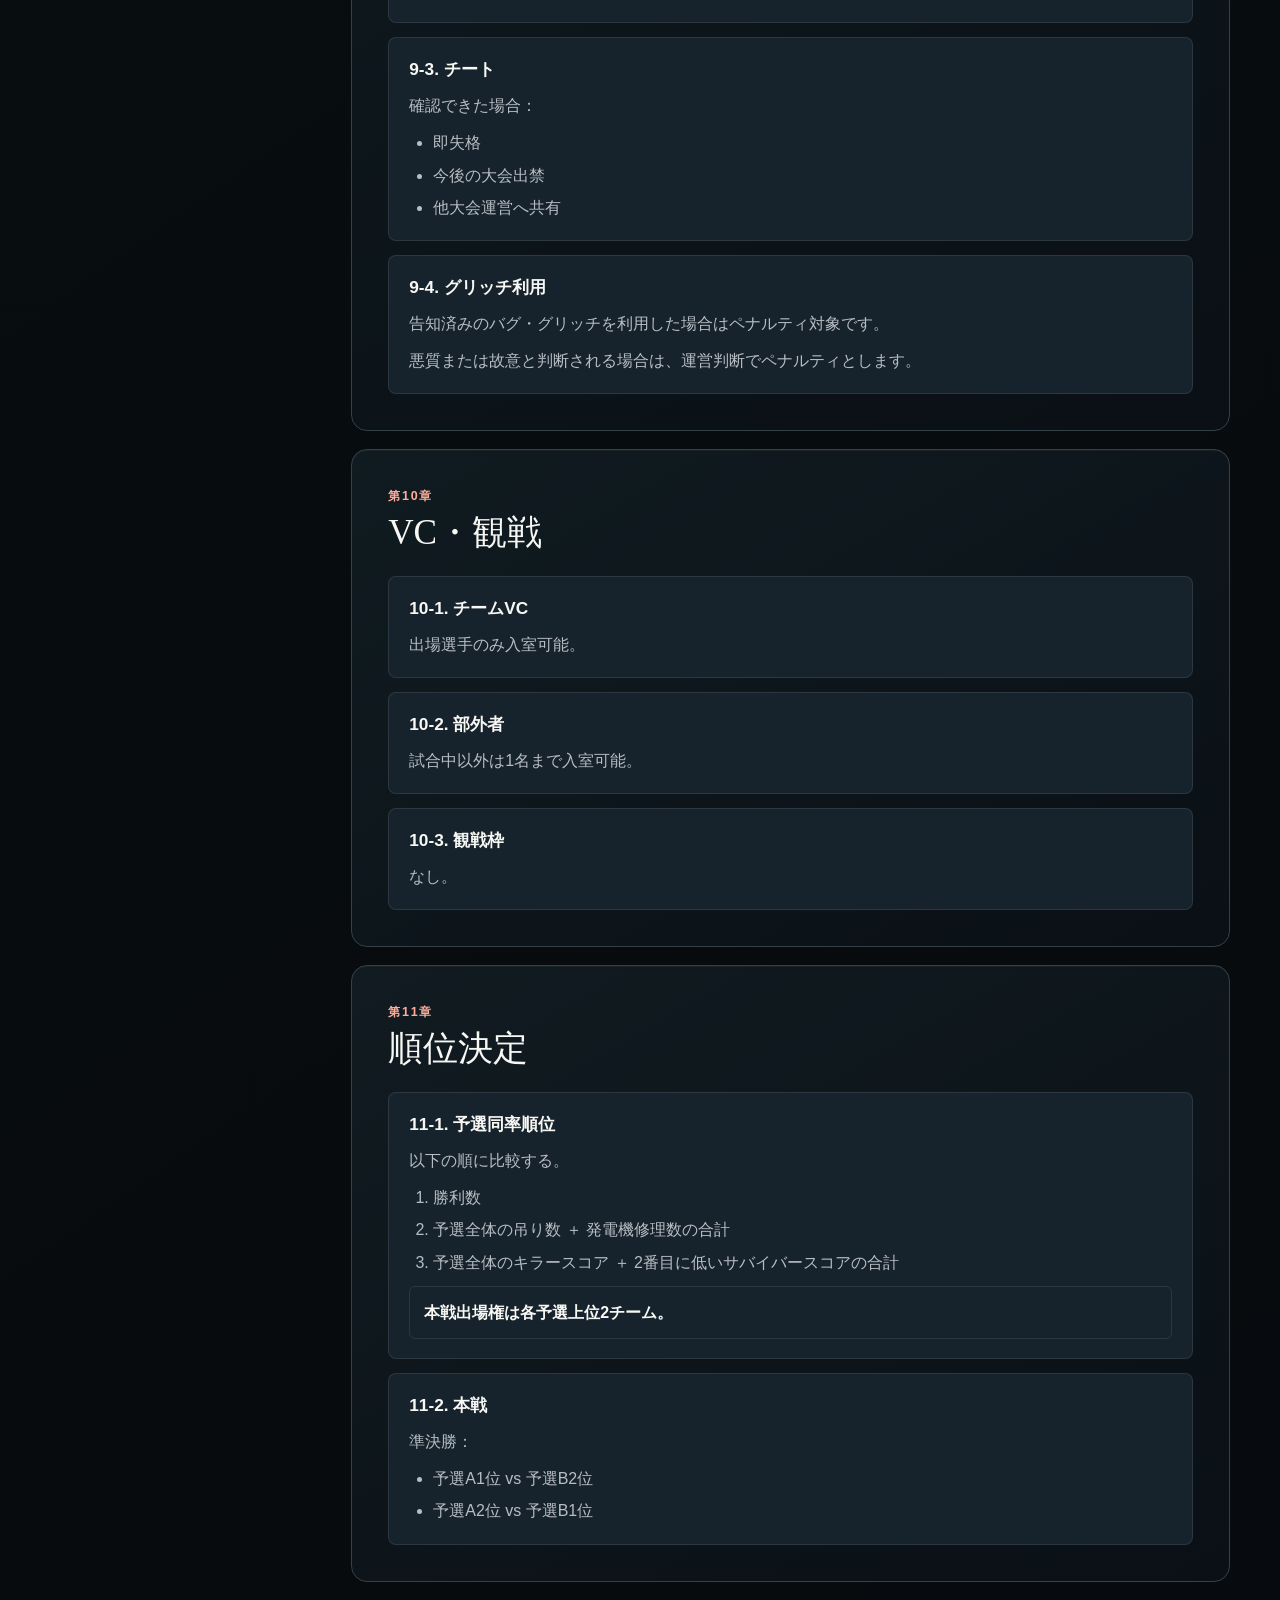
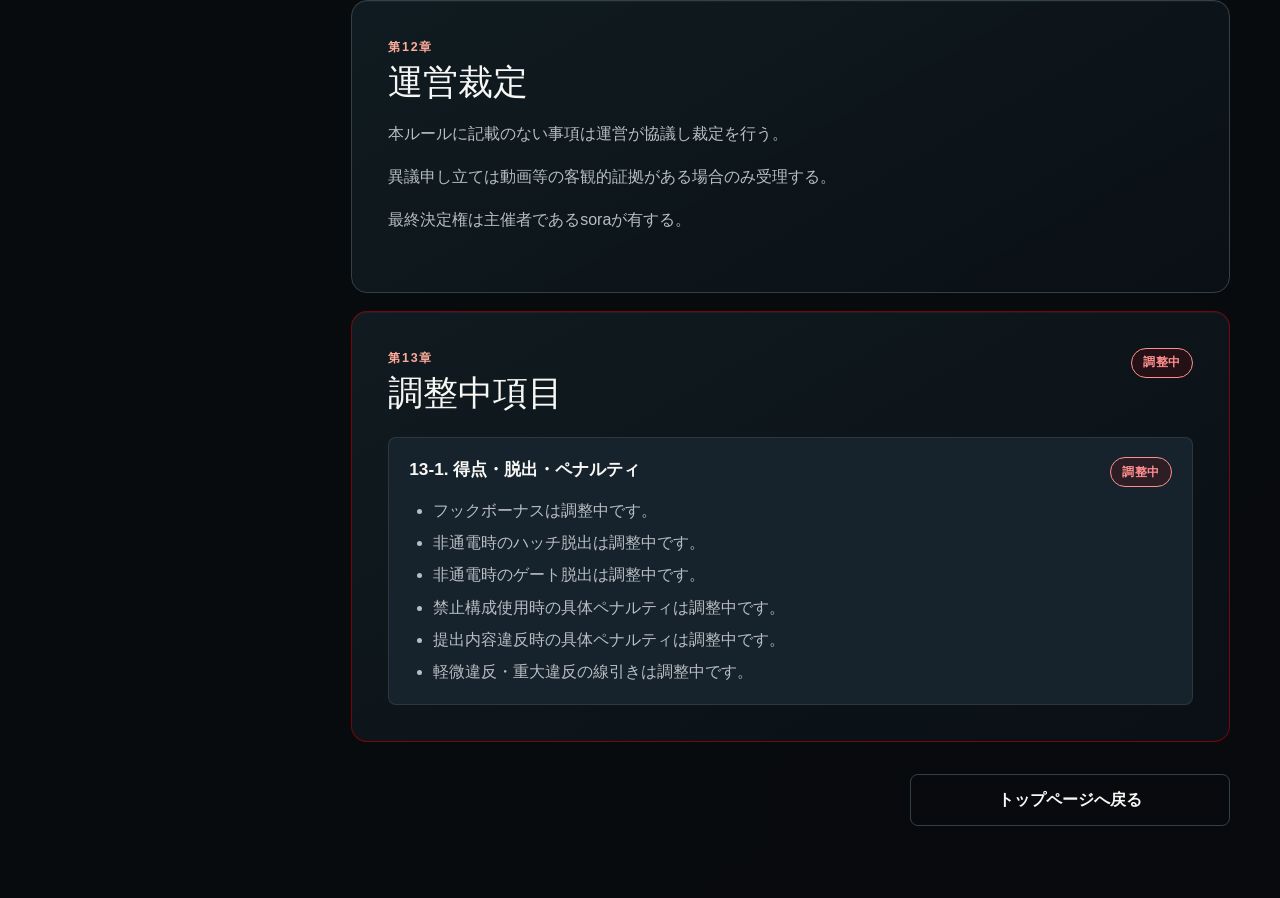
<file: rules.html>
<!DOCTYPE html>
<html lang="ja">
<head>
    <meta charset="UTF-8">
    <meta name="viewport" content="width=device-width, initial-scale=1.0">
    <meta name="description" content="ふろぐCup Vol.1の基本ルール、更新履歴、公開状態を掲載します。">
    <title>ふろぐCup Vol.1 基本ルール | そらふぇす</title>
    <link rel="stylesheet" href="style.css">
</head>
<body class="rules-page">

    <header class="site-header site-header--compact">
        <div class="site-header__inner">
            <div class="site-brand">
                <a class="site-title-link" href="index.html">そらふぇす</a>
                <p>Dead by Daylight コミュニティ大会ポータル</p>
            </div>

            <nav class="desktop-navigation" aria-label="サイトナビゲーション">
                <a class="desktop-navigation__link" href="index.html">ホーム</a>
                <a class="desktop-navigation__link is-current" href="rules.html" aria-current="page">大会ルール</a>
                <span class="desktop-navigation__link is-disabled" aria-disabled="true" tabindex="-1">MAPアドオンシミュレーター <small>Coming soon</small></span>
                <span class="desktop-navigation__link is-disabled" aria-disabled="true" tabindex="-1">構成提出ページ <small>Coming soon</small></span>
                <span class="desktop-navigation__link is-disabled" aria-disabled="true" tabindex="-1">チーム表対戦表 <small>Coming soon</small></span>
                <span class="desktop-navigation__link is-disabled" aria-disabled="true" tabindex="-1">結果順位表 <small>Coming soon</small></span>
            </nav>
        </div>
    </header>

    <main class="rules-shell">
        <nav class="breadcrumb" aria-label="パンくず">
            <ol>
                <li><a href="index.html">トップ</a></li>
                <li>大会ルール</li>
                <li>ふろぐCup Vol.1</li>
                <li aria-current="page">基本ルール</li>
            </ol>
        </nav>

        <header class="rules-hero">
            <p class="rules-hero__eyebrow">ふろぐCup Vol.1</p>
            <h1>Dead by Daylight 大会ルールブック</h1>
            <p class="rules-hero__subtitle">基本ルール</p>
        </header>

        <section class="rule-status-card" aria-labelledby="rule-status-heading">
            <div>
                <p class="section-label" id="rule-status-heading">公開情報</p>
                <p class="rule-status-card__note">
                    正式確定前の暫定ルールとして公開しています。参加前に更新履歴をご確認ください。
                </p>
            </div>
            <dl class="rule-meta">
                <div>
                    <dt>公開対象</dt>
                    <dd id="rule-public-label">Vol.1 基本ルール</dd>
                </div>
                <div>
                    <dt>状態</dt>
                    <dd><span class="status-badge status-badge--provisional" id="page-status">暫定</span></dd>
                </div>
                <div>
                    <dt>対象</dt>
                    <dd id="rule-audience">参加者・運営</dd>
                </div>
                <div>
                    <dt>最終更新日</dt>
                    <dd><time id="rule-last-updated" datetime="2026-06-13">2026-06-13</time></dd>
                </div>
            </dl>
        </section>

        <nav class="rule-tabs" aria-label="ふろぐCup Vol.1 ルール種別">
            <button class="rule-tab" type="button" data-panel="overview" aria-selected="false">
                大会概要
            </button>
            <button class="rule-tab is-active" type="button" data-panel="basic" aria-selected="true">
                基本ルール
            </button>
            <button class="rule-tab" type="button" data-panel="survivor" aria-selected="false">
                サバイバー制限ルール
            </button>
            <button class="rule-tab" type="button" data-panel="killer" aria-selected="false">
                キラー制限ルール
            </button>
            <button class="rule-tab" type="button" data-panel="faq" aria-selected="false">
                FAQ
            </button>
            <button class="rule-tab" type="button" data-panel="contact" aria-selected="false">
                問い合わせ
            </button>
        </nav>

        <section class="rule-panel killer-rules-panel" id="panel-overview" data-rule-panel="overview" hidden>
            <header class="restriction-panel-heading">
                <div>
                    <p class="section-label">Overview</p>
                    <h2>大会概要</h2>
                </div>
                <span class="status-badge status-badge--provisional">公開</span>
            </header>
            <div class="killer-rule-sections" id="overview-rule-sections"></div>
        </section>

        <section class="rule-panel" id="panel-basic" data-rule-panel="basic">
            <section class="updates-card" aria-labelledby="updates-heading">
                <div class="section-heading">
                    <p class="section-label">Change log</p>
                    <h2 id="updates-heading">更新履歴</h2>
                </div>
                <div class="updates-list" id="updates-list"></div>
            </section>

            <div class="rules-content-layout">
                <aside class="toc-card" aria-labelledby="toc-heading">
                    <details open>
                        <summary id="toc-heading">目次を見る</summary>
                        <nav aria-label="基本ルール目次">
                            <ol id="rules-toc"></ol>
                        </nav>
                    </details>
                </aside>

                <div class="rule-sections" id="rule-sections" aria-label="基本ルール本文"></div>
            </div>
        </section>

        <section class="rule-panel killer-rules-panel" id="panel-survivor" data-rule-panel="survivor" hidden>
            <header class="restriction-panel-heading">
                <div>
                    <p class="section-label">Survivor rules</p>
                    <h2>サバイバー制限ルール</h2>
                </div>
                <span class="status-badge status-badge--provisional">公開</span>
            </header>
            <div class="killer-rule-sections" id="survivor-rule-sections"></div>
        </section>

        <section class="rule-panel killer-rules-panel" id="panel-killer" data-rule-panel="killer" hidden>
            <header class="restriction-panel-heading">
                <div>
                    <p class="section-label">Killer rules</p>
                    <h2>キラー制限ルール</h2>
                </div>
                <span class="status-badge status-badge--pending">現在調整中を含む</span>
            </header>
            <div class="killer-rule-sections" id="killer-rule-sections"></div>
        </section>

        <section class="rule-panel killer-rules-panel" id="panel-faq" data-rule-panel="faq" hidden>
            <header class="restriction-panel-heading">
                <div>
                    <p class="section-label">FAQ</p>
                    <h2>FAQ</h2>
                </div>
                <span class="status-badge status-badge--provisional">公開</span>
            </header>
            <div class="killer-rule-sections faq-sections" id="faq-rule-sections"></div>
        </section>

        <section class="rule-panel killer-rules-panel" id="panel-contact" data-rule-panel="contact" hidden>
            <header class="restriction-panel-heading">
                <div>
                    <p class="section-label">Contact</p>
                    <h2>問い合わせ導線</h2>
                </div>
                <span class="status-badge status-badge--attention">調整中を含む</span>
            </header>
            <div class="killer-rule-sections" id="contact-rule-sections"></div>
        </section>

        <noscript>
            <section class="card rule-card rule-card--warning">
                <h2>基本ルールの表示について</h2>
                <p>
                    このページのルール本文と更新履歴はJavaScriptで表示します。
                    JavaScriptを有効にして再読み込みしてください。
                </p>
            </section>
        </noscript>

        <nav class="page-actions" aria-label="ページ移動">
            <a class="button button--secondary" href="index.html">トップページへ戻る</a>
        </nav>

    </main>

    <div class="mobile-menu">
        <div class="mobile-menu__backdrop" data-menu-close></div>
        <section class="mobile-menu__panel" id="mobile-site-menu" aria-label="サイトメニュー" aria-hidden="true">
            <header class="mobile-menu__heading">
                <div>
                    <p class="section-label">Navigation</p>
                    <h2>メニュー</h2>
                </div>
                <button class="mobile-menu__close" type="button" data-menu-close>閉じる</button>
            </header>
            <nav class="mobile-menu__links" aria-label="スマートフォン用サイトナビゲーション">
                <a class="mobile-menu__link" href="index.html">ホーム</a>
                <a class="mobile-menu__link is-current" href="rules.html" aria-current="page">大会ルール</a>
                <span class="mobile-menu__link is-disabled" aria-disabled="true" tabindex="-1"><span>MAPアドオンシミュレーター</span><small>Coming soon</small></span>
                <span class="mobile-menu__link is-disabled" aria-disabled="true" tabindex="-1"><span>構成提出ページ</span><small>Coming soon</small></span>
                <span class="mobile-menu__link is-disabled" aria-disabled="true" tabindex="-1"><span>チーム表対戦表</span><small>Coming soon</small></span>
                <span class="mobile-menu__link is-disabled" aria-disabled="true" tabindex="-1"><span>結果順位表</span><small>Coming soon</small></span>
            </nav>
        </section>

        <button
            class="mobile-menu__trigger"
            type="button"
            aria-expanded="false"
            aria-controls="mobile-site-menu"
        >
            <span class="frog-menu-icon" aria-hidden="true">
                <span class="frog-menu-icon__eye frog-menu-icon__eye--left"></span>
                <span class="frog-menu-icon__eye frog-menu-icon__eye--right"></span>
                <span class="frog-menu-icon__line"></span>
            </span>
            <span>メニュー</span>
        </button>
    </div>

    <script src="rules-data.js"></script>
    <script src="rules.js"></script>
    <script src="site-menu.js"></script>
</body>
</html>
</file>
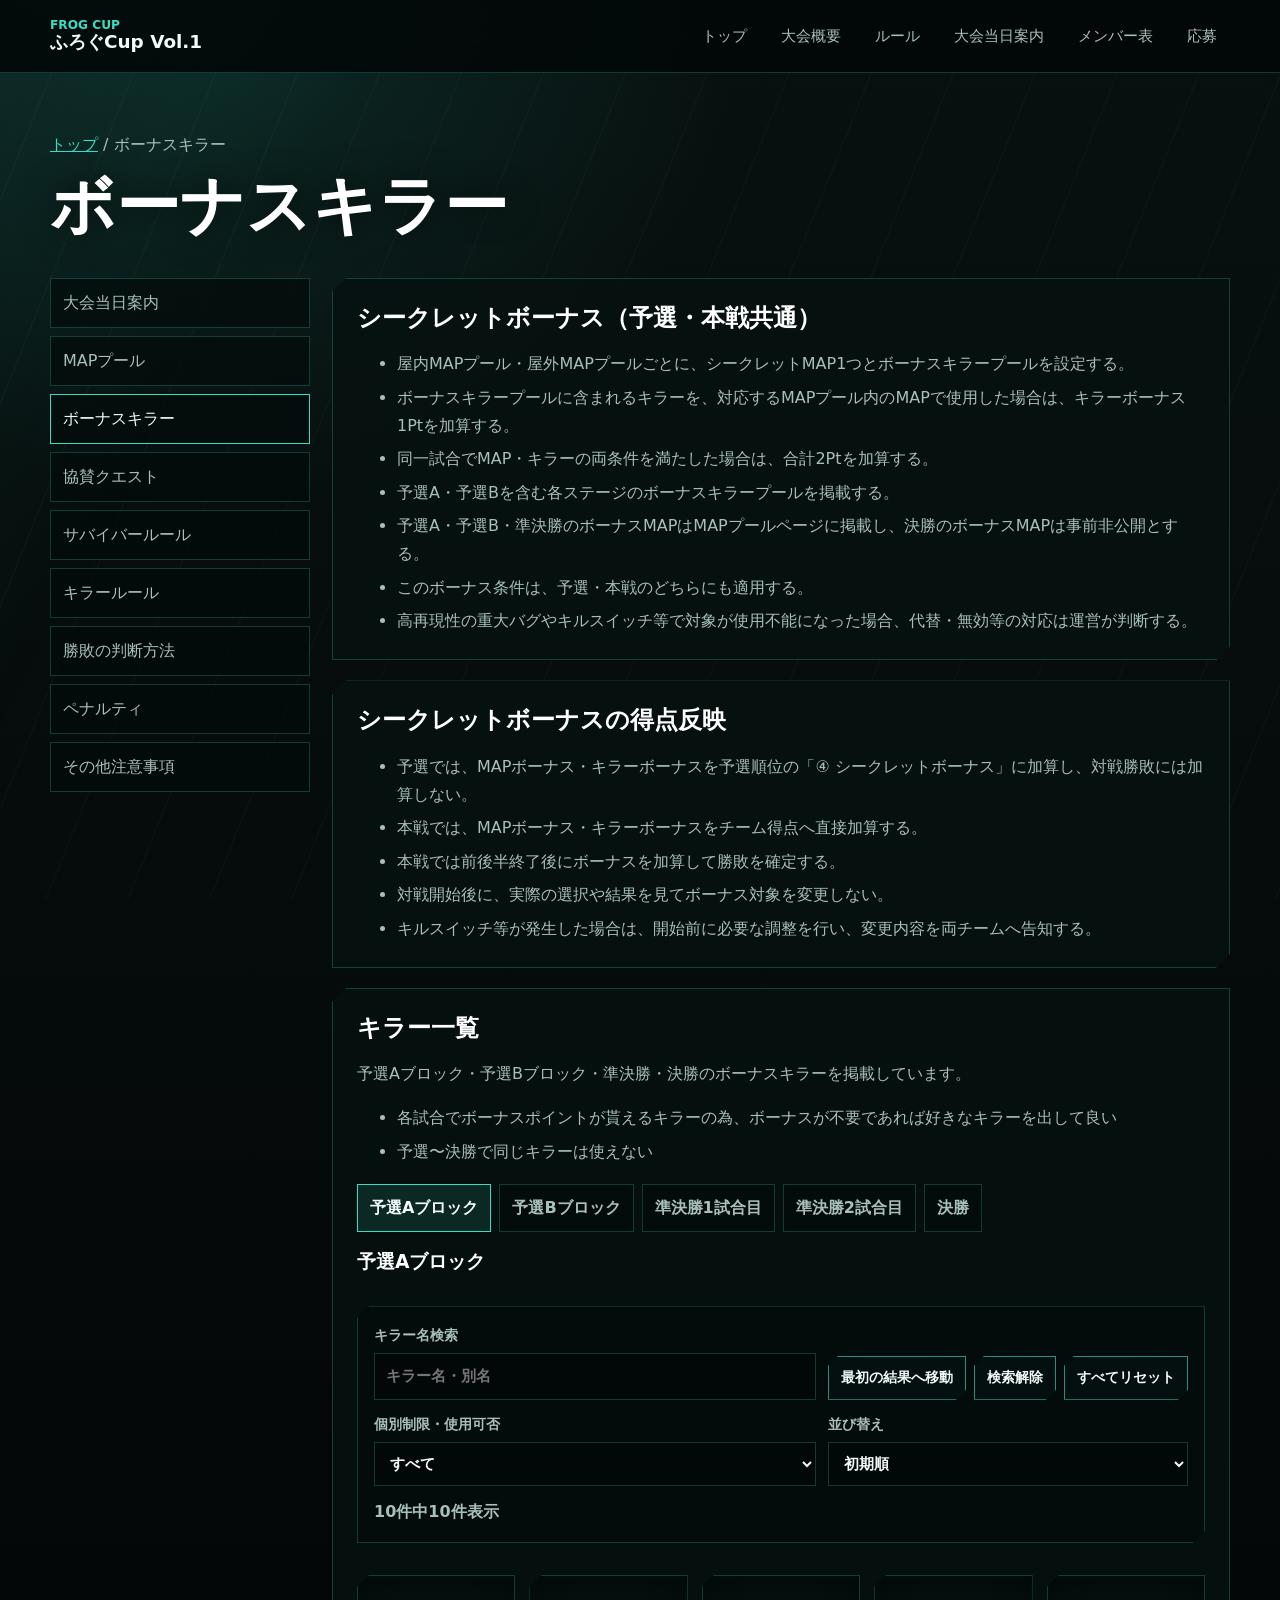
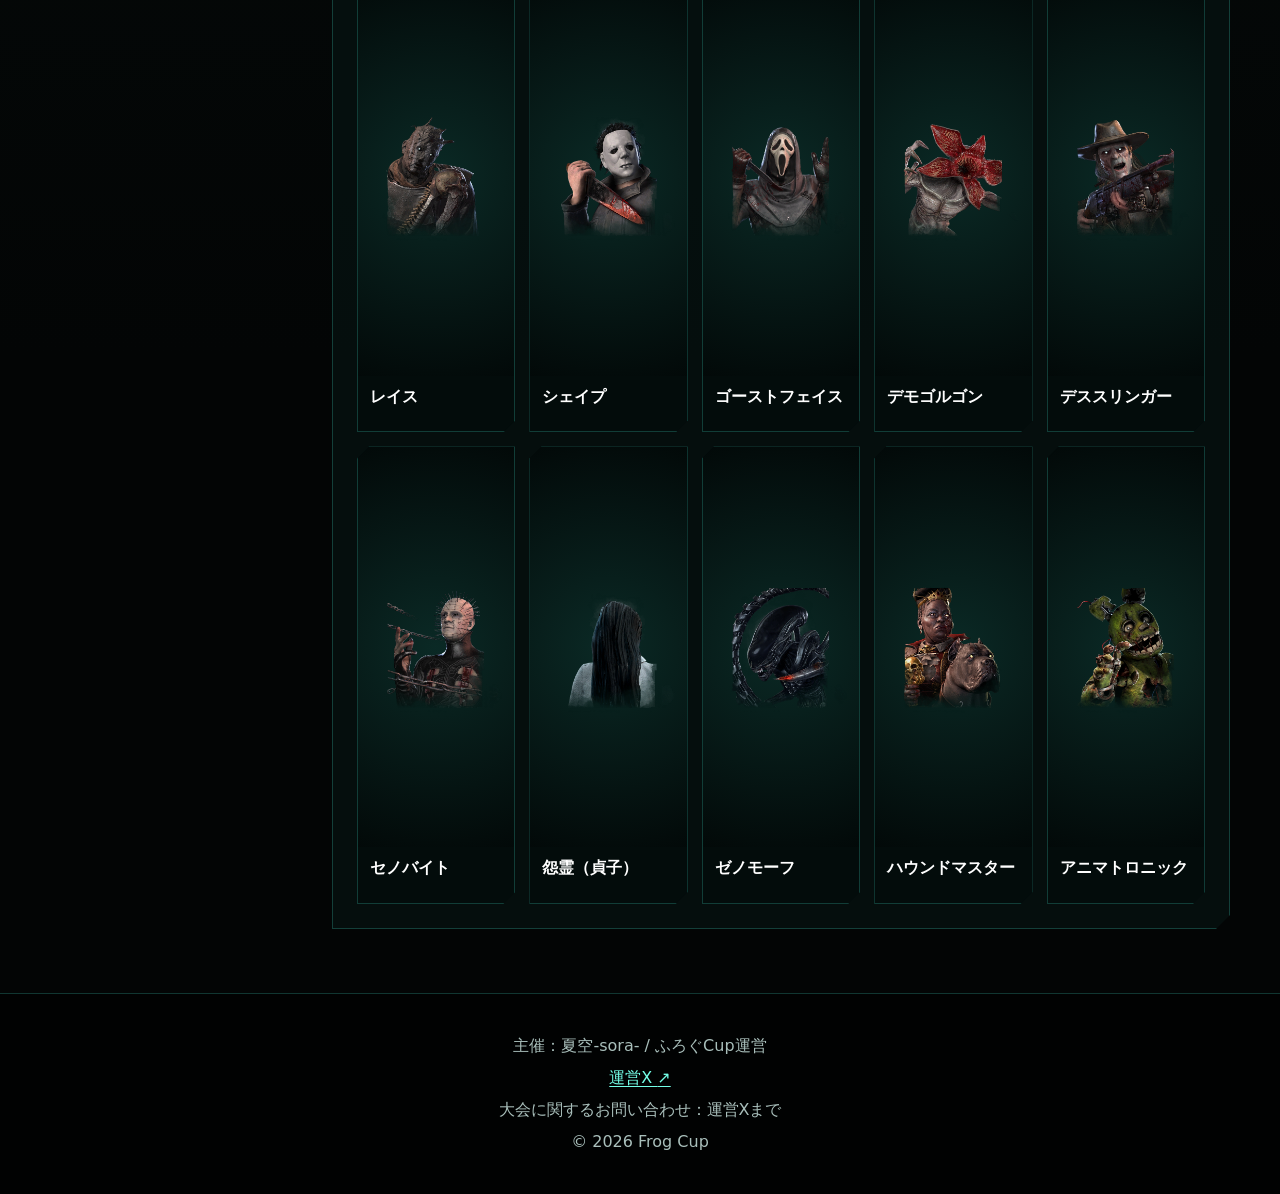
<file: frogcup-vol1/pages/bonus-killer.html>
<!DOCTYPE html>
<html lang="ja">
<head>
  <meta charset="UTF-8">
  <meta name="viewport" content="width=device-width, initial-scale=1.0">
  <title>ボーナスキラー | ふろぐCup Vol.1</title>
  <meta name="description" content="ステージごとのボーナスキラーとシークレットボーナスのルールを確認できます。">
  <meta property="og:title" content="ボーナスキラー | ふろぐCup Vol.1">
  <meta property="og:description" content="ステージごとのボーナスキラーとシークレットボーナスのルールを確認できます。">
  <meta property="og:type" content="website">
  <meta property="og:url" content="https://soradbdkkp-lang.github.io/dbd-tournament-site/frogcup-vol1/pages/bonus-killer.html">
  <meta property="og:image" content="https://soradbdkkp-lang.github.io/dbd-tournament-site/frogcup-vol1/assets/images/frogcup-vol1-OGP.png">
  <meta name="twitter:card" content="summary_large_image">
  <meta name="twitter:title" content="ボーナスキラー | ふろぐCup Vol.1">
  <meta name="twitter:description" content="ステージごとのボーナスキラーとシークレットボーナスのルールを確認できます。">
  <meta name="twitter:image" content="https://soradbdkkp-lang.github.io/dbd-tournament-site/frogcup-vol1/assets/images/frogcup-vol1-OGP.png">
  <link rel="icon" type="image/png" sizes="32x32" href="../assets/images/favicon-32.png">
  <link rel="icon" href="../assets/images/favicon.ico" sizes="any">
  <link rel="apple-touch-icon" sizes="180x180" href="../assets/images/apple-touch-icon.png">
  <link rel="stylesheet" href="../css/style.css">
</head>
<body>
  <header class="site-header"><div class="site-header__inner"><a class="brand" href="../index.html"><span>Frog Cup</span><strong>ふろぐCup Vol.1</strong></a><nav class="site-nav" aria-label="サイトナビゲーション"><a href="../index.html">トップ</a><a href="../index.html#overview">大会概要</a><a href="../index.html#rules">ルール</a><a href="event-guide.html">大会当日案内</a><a href="team-members.html">メンバー表</a><a href="../index.html#entry">応募</a></nav></div></header>
  <main>
    <section class="page-hero"><p class="breadcrumb"><a href="../index.html">トップ</a> / ボーナスキラー</p><h1>ボーナスキラー</h1></section>
    <div class="rule-shell">
      <nav class="side-nav" aria-label="ルールページ"><a href="event-guide.html">大会当日案内</a><a href="map-pool.html">MAPプール</a><a href="bonus-killer.html" aria-current="page">ボーナスキラー</a><a href="sponsor-quest.html">協賛クエスト</a><a href="survivor-rules.html">サバイバールール</a><a href="killer-rules.html">キラールール</a><a href="win-condition.html">勝敗の判断方法</a><a href="penalties.html">ペナルティ</a><a href="notes.html">その他注意事項</a></nav>
      <div class="rule-content">
        <section class="card">
          <h2>シークレットボーナス（予選・本戦共通）</h2>
          <ul>
            <li>屋内MAPプール・屋外MAPプールごとに、シークレットMAP1つとボーナスキラープールを設定する。</li>
            <li>ボーナスキラープールに含まれるキラーを、対応するMAPプール内のMAPで使用した場合は、キラーボーナス1Ptを加算する。</li>
            <li>同一試合でMAP・キラーの両条件を満たした場合は、合計2Ptを加算する。</li>
            <li>予選A・予選Bを含む各ステージのボーナスキラープールを掲載する。</li>
            <li>予選A・予選B・準決勝のボーナスMAPはMAPプールページに掲載し、決勝のボーナスMAPは事前非公開とする。</li>
            <li>このボーナス条件は、予選・本戦のどちらにも適用する。</li>
            <li>高再現性の重大バグやキルスイッチ等で対象が使用不能になった場合、代替・無効等の対応は運営が判断する。</li>
          </ul>
        </section>
        <section class="card">
          <h2>シークレットボーナスの得点反映</h2>
          <ul>
            <li>予選では、MAPボーナス・キラーボーナスを予選順位の「④ シークレットボーナス」に加算し、対戦勝敗には加算しない。</li>
            <li>本戦では、MAPボーナス・キラーボーナスをチーム得点へ直接加算する。</li>
            <li>本戦では前後半終了後にボーナスを加算して勝敗を確定する。</li>
            <li>対戦開始後に、実際の選択や結果を見てボーナス対象を変更しない。</li>
            <li>キルスイッチ等が発生した場合は、開始前に必要な調整を行い、変更内容を両チームへ告知する。</li>
          </ul>
        </section>
        <section class="card">
          <h2>キラー一覧</h2>
          <p>予選Aブロック・予選Bブロック・準決勝・決勝のボーナスキラーを掲載しています。</p>
          <ul>
            <li>各試合でボーナスポイントが貰えるキラーの為、ボーナスが不要であれば好きなキラーを出して良い</li>
            <li>予選〜決勝で同じキラーは使えない</li>
          </ul>
          <div data-killer-cards="bonus-pools" data-initial-stage="qualifier-a"></div>
        </section>
      </div>
    </div>
  </main>
  <footer class="site-footer"><p>主催：夏空-sora- / ふろぐCup運営</p><p><a href="https://x.com/sora_kkp_game?s=11" target="_blank" rel="noopener noreferrer">運営X <span aria-hidden="true">↗</span></a></p><p>大会に関するお問い合わせ：運営Xまで</p><p>&copy; 2026 Frog Cup</p></footer>
  <script src="../js/event-data.js"></script>
  <script src="../js/killer-data.js"></script>
  <script src="../js/killer-cards.js"></script>
</body>
</html>
</file>
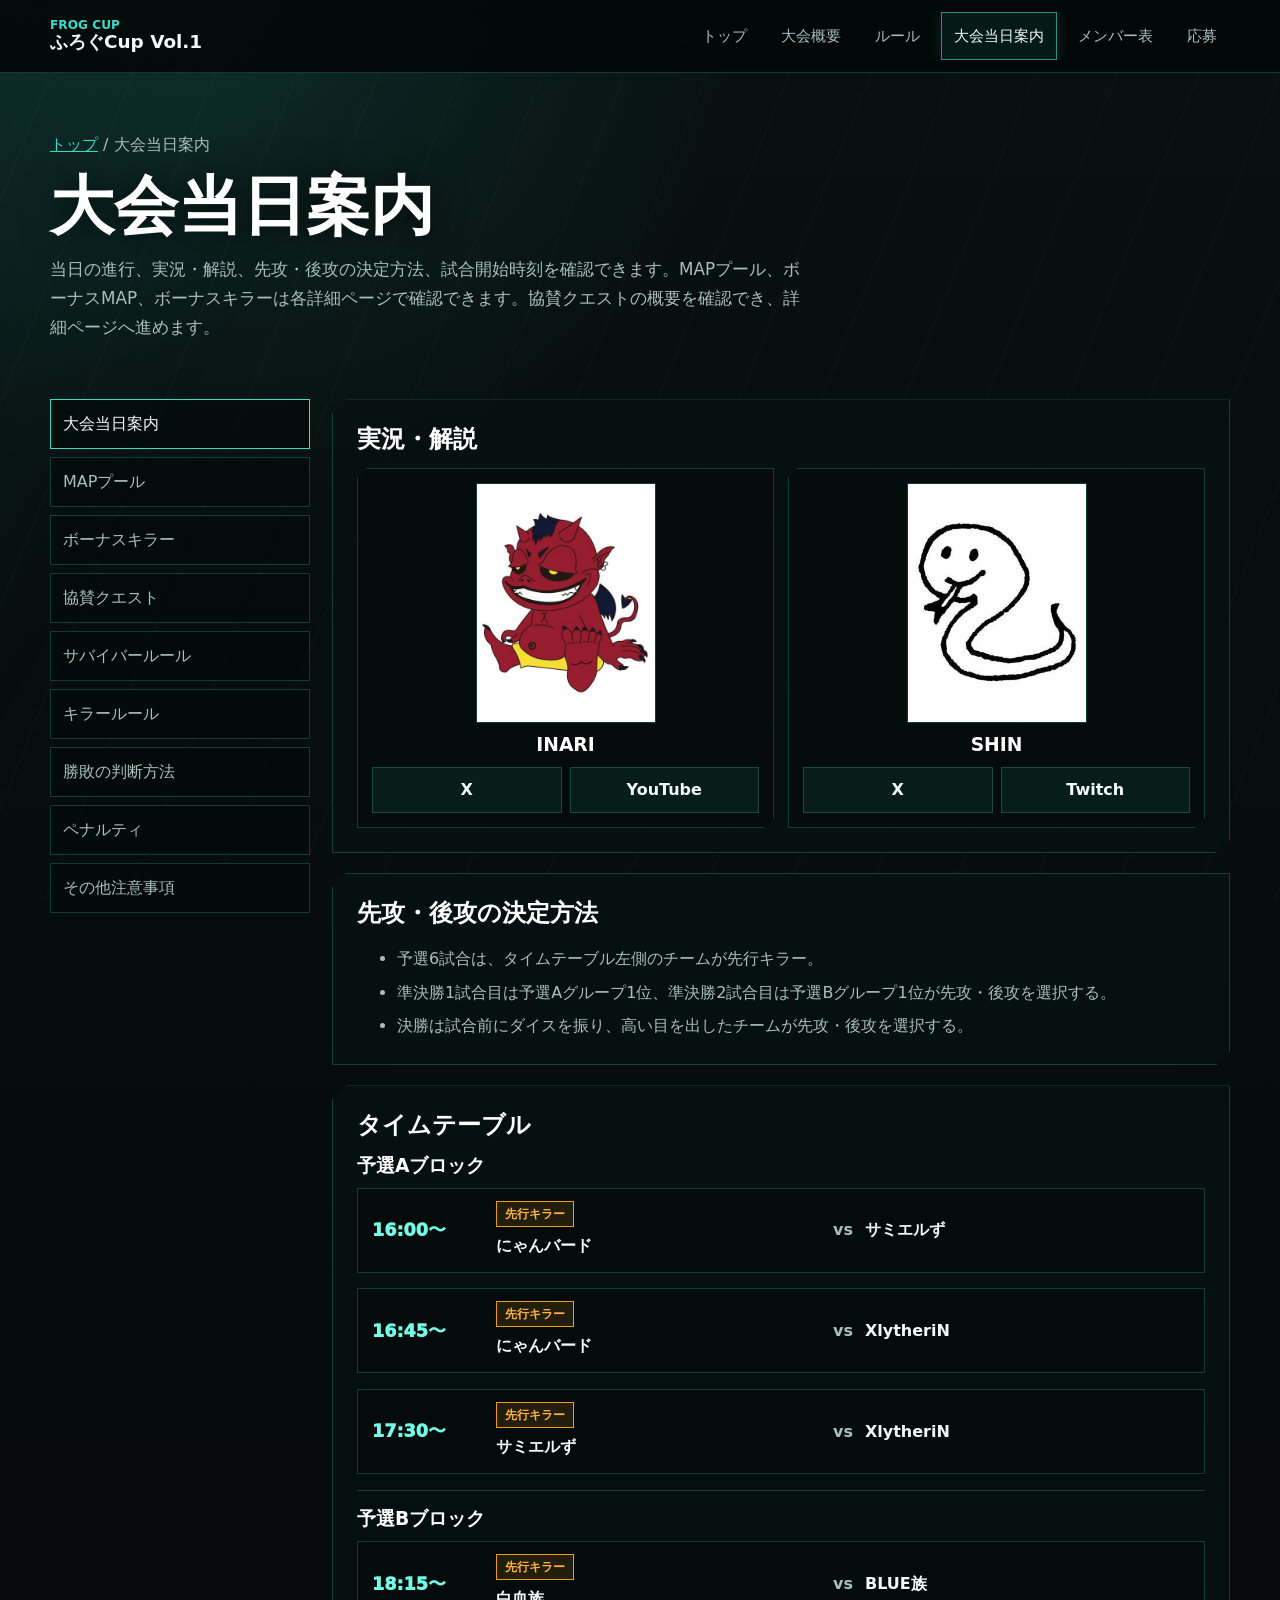
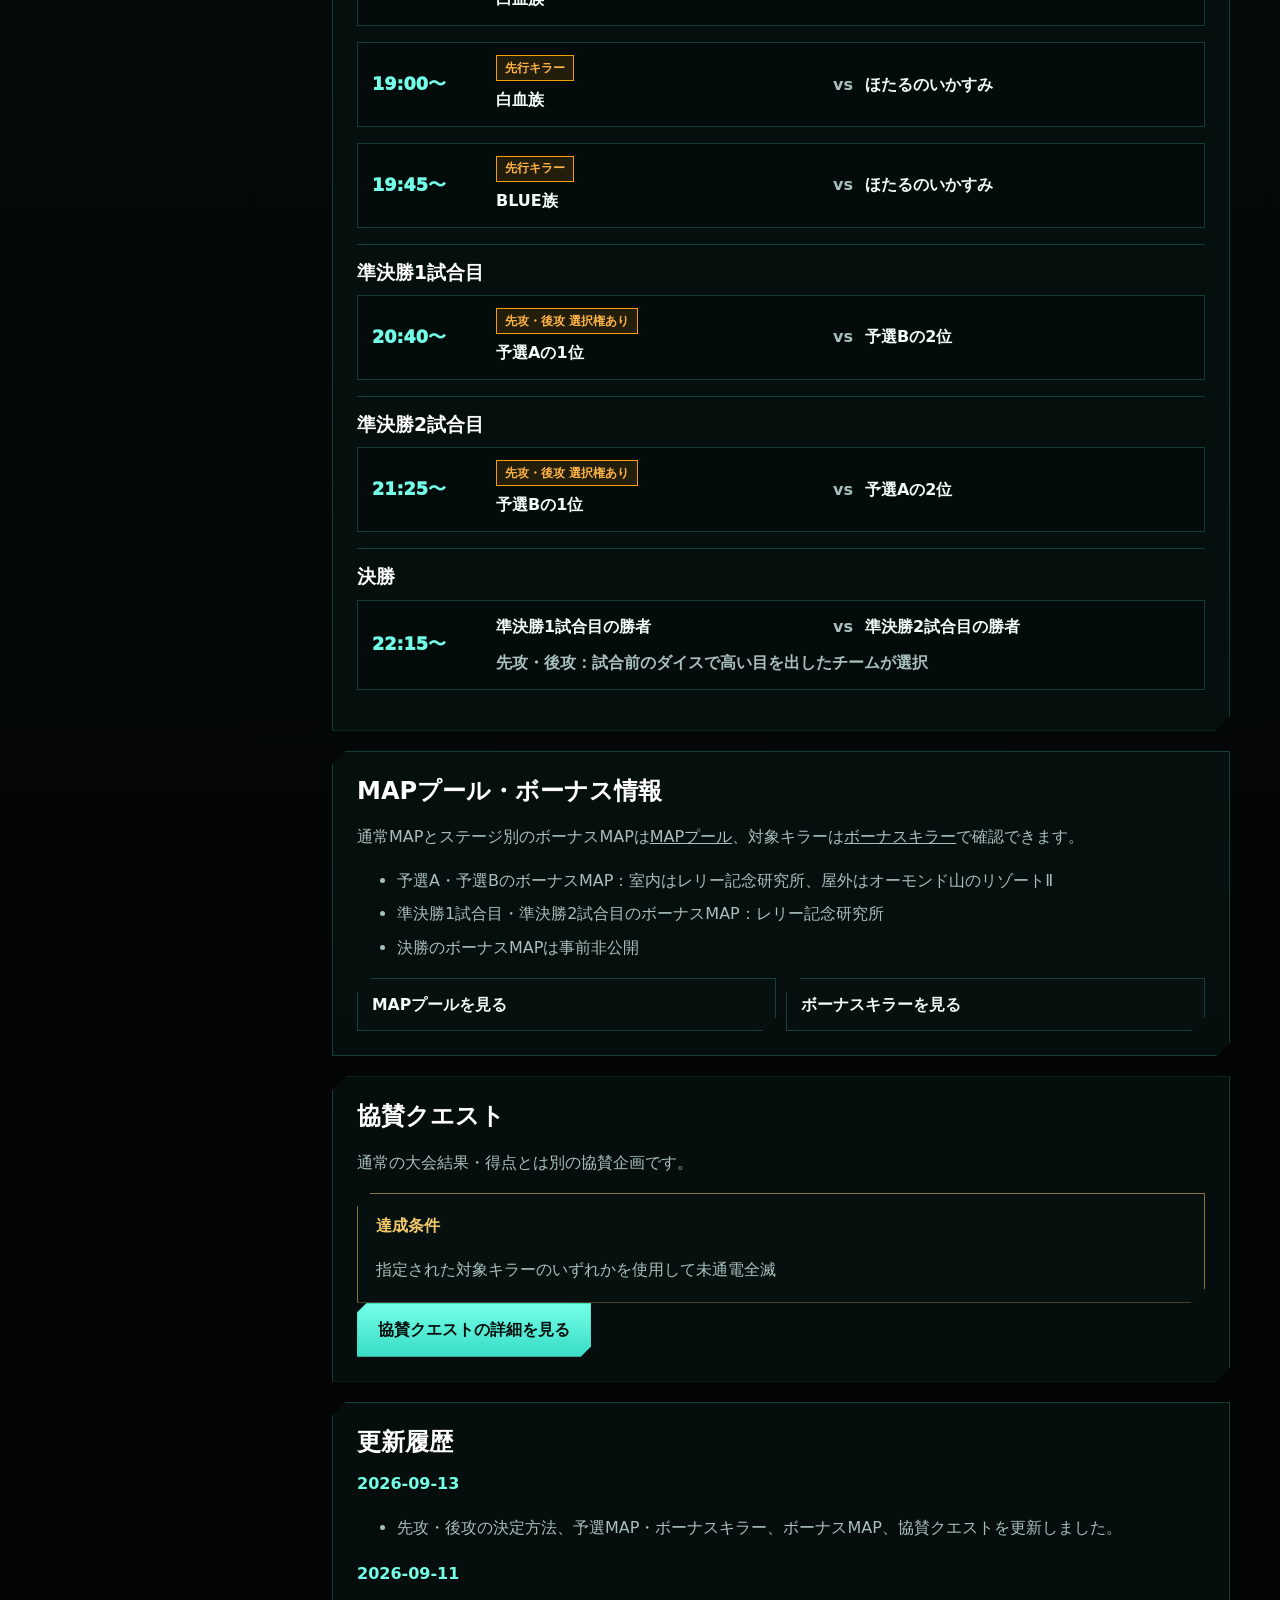
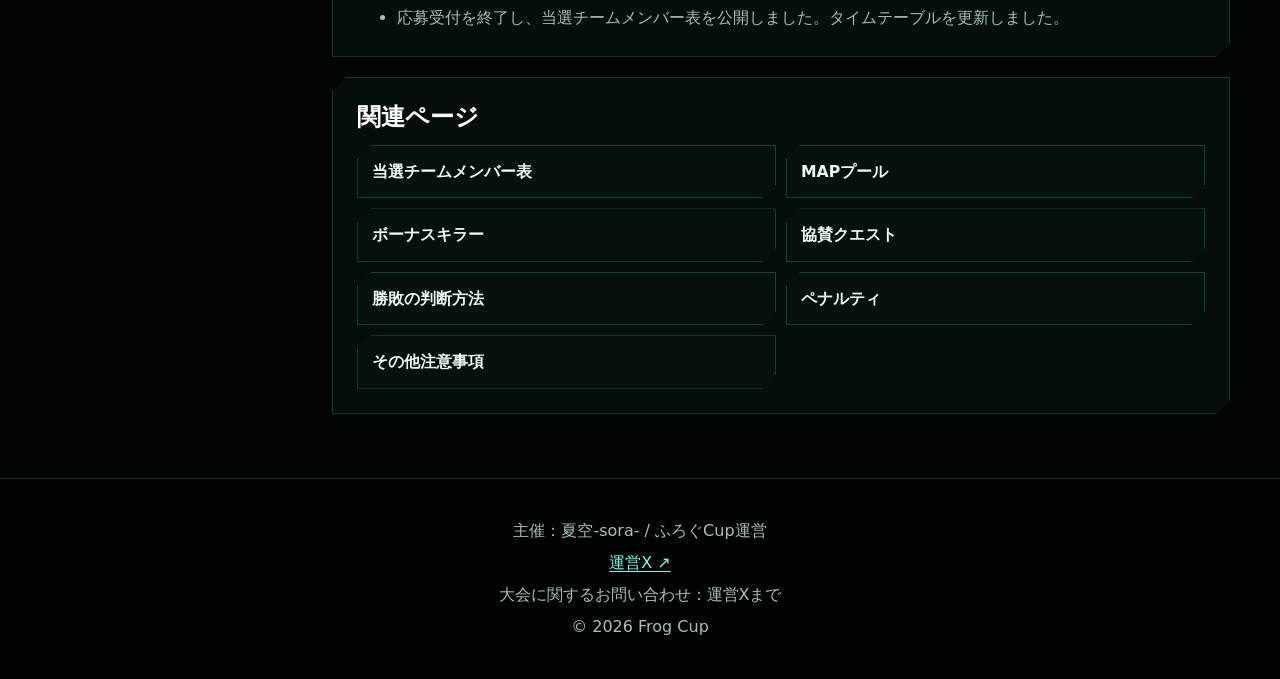
<file: frogcup-vol1/pages/event-guide.html>
<!DOCTYPE html>
<html lang="ja">
<head>
  <meta charset="UTF-8">
  <meta name="viewport" content="width=device-width, initial-scale=1.0">
  <title>大会当日案内 | ふろぐCup Vol.1</title>
  <meta name="description" content="ふろぐCup Vol.1の当日進行、集合時刻、実況・解説、タイムテーブルを確認できます。">
  <meta property="og:title" content="大会当日案内 | ふろぐCup Vol.1">
  <meta property="og:description" content="ふろぐCup Vol.1の当日進行、集合時刻、実況・解説、タイムテーブルを確認できます。">
  <meta property="og:type" content="website">
  <meta property="og:url" content="https://soradbdkkp-lang.github.io/dbd-tournament-site/frogcup-vol1/pages/event-guide.html">
  <meta property="og:image" content="https://soradbdkkp-lang.github.io/dbd-tournament-site/frogcup-vol1/assets/images/frogcup-vol1-OGP.png">
  <meta name="twitter:card" content="summary_large_image">
  <meta name="twitter:title" content="大会当日案内 | ふろぐCup Vol.1">
  <meta name="twitter:description" content="ふろぐCup Vol.1の当日進行、集合時刻、実況・解説、タイムテーブルを確認できます。">
  <meta name="twitter:image" content="https://soradbdkkp-lang.github.io/dbd-tournament-site/frogcup-vol1/assets/images/frogcup-vol1-OGP.png">
  <link rel="icon" type="image/png" sizes="32x32" href="../assets/images/favicon-32.png">
  <link rel="icon" href="../assets/images/favicon.ico" sizes="any">
  <link rel="apple-touch-icon" sizes="180x180" href="../assets/images/apple-touch-icon.png">
  <link rel="stylesheet" href="../css/style.css">
</head>
<body>
  <header class="site-header"><div class="site-header__inner"><a class="brand" href="../index.html"><span>Frog Cup</span><strong>ふろぐCup Vol.1</strong></a><nav class="site-nav" aria-label="サイトナビゲーション"><a href="../index.html">トップ</a><a href="../index.html#overview">大会概要</a><a href="../index.html#rules">ルール</a><a href="event-guide.html" aria-current="page">大会当日案内</a><a href="team-members.html">メンバー表</a><a href="../index.html#entry">応募</a></nav></div></header>
  <main>
    <section class="page-hero">
      <p class="breadcrumb"><a href="../index.html">トップ</a> / 大会当日案内</p>
      <h1>大会当日案内</h1>
      <p class="page-lead">当日の進行、実況&#x30FB;解説、先攻&#x30FB;後攻の決定方法、試合開始時刻を確認できます。MAPプール、ボーナスMAP、ボーナスキラーは各詳細ページで確認できます。協賛クエストの概要を確認でき、詳細ページへ進めます。</p>
    </section>
    <div class="rule-shell">
      <nav class="side-nav" aria-label="ルールページ"><a href="event-guide.html" aria-current="page">大会当日案内</a><a href="map-pool.html">MAPプール</a><a href="bonus-killer.html">ボーナスキラー</a><a href="sponsor-quest.html">協賛クエスト</a><a href="survivor-rules.html">サバイバールール</a><a href="killer-rules.html">キラールール</a><a href="win-condition.html">勝敗の判断方法</a><a href="penalties.html">ペナルティ</a><a href="notes.html">その他注意事項</a></nav>
      <div class="rule-content">
        <section class="card">
          <h2>実況&#x30FB;解説</h2>
          <div data-commentators data-commentator-image-base="../assets/images/"></div>
        </section>
        <section class="card" id="match-order">
          <h2>先攻&#x30FB;後攻の決定方法</h2>
          <ul>
            <li>予選6試合は、タイムテーブル左側のチームが先行キラー。</li>
            <li>準決勝1試合目は予選Aグループ1位、準決勝2試合目は予選Bグループ1位が先攻&#x30FB;後攻を選択する。</li>
            <li>決勝は試合前にダイスを振り、高い目を出したチームが先攻&#x30FB;後攻を選択する。</li>
          </ul>
        </section>
        <section class="card">
          <h2>タイムテーブル</h2>
          <div data-event-timetable></div>
        </section>
        <section class="card" id="bonus-information">
          <h2>MAPプール・ボーナス情報</h2>
          <p>通常MAPとステージ別のボーナスMAPは<a href="map-pool.html">MAPプール</a>、対象キラーは<a href="bonus-killer.html">ボーナスキラー</a>で確認できます。</p>
          <ul>
            <li>予選A・予選BのボーナスMAP：室内はレリー記念研究所、屋外はオーモンド山のリゾートⅡ</li>
            <li>準決勝1試合目・準決勝2試合目のボーナスMAP：レリー記念研究所</li>
            <li>決勝のボーナスMAPは事前非公開</li>
          </ul>
          <div class="link-grid link-grid--compact">
            <a class="rule-link" href="map-pool.html"><strong>MAPプールを見る</strong></a>
            <a class="rule-link" href="bonus-killer.html"><strong>ボーナスキラーを見る</strong></a>
          </div>
        </section>
        <section class="card" id="sponsor-quest">
          <h2>協賛クエスト</h2>
          <p>通常の大会結果・得点とは別の協賛企画です。</p>
          <div class="notice-box">
            <strong>達成条件</strong>
            <p>指定された対象キラーのいずれかを使用して未通電全滅</p>
          </div>
          <a class="button" href="sponsor-quest.html">協賛クエストの詳細を見る</a>
        </section>
        <section class="card">
          <h2>更新履歴</h2>
          <article class="update-history">
            <time datetime="2026-09-13">2026-09-13</time>
            <ul><li>先攻&#x30FB;後攻の決定方法、予選MAP・ボーナスキラー、ボーナスMAP、協賛クエストを更新しました。</li></ul>
          </article>
          <article class="update-history">
            <time datetime="2026-09-11">2026-09-11</time>
            <ul><li>応募受付を終了し、当選チームメンバー表を公開しました。タイムテーブルを更新しました。</li></ul>
          </article>
        </section>
        <section class="card">
          <h2>関連ページ</h2>
          <div class="link-grid link-grid--compact">
            <a class="rule-link" href="team-members.html"><strong>当選チームメンバー表</strong></a>
            <a class="rule-link" href="map-pool.html"><strong>MAPプール</strong></a>
            <a class="rule-link" href="bonus-killer.html"><strong>ボーナスキラー</strong></a>
            <a class="rule-link" href="sponsor-quest.html"><strong>協賛クエスト</strong></a>
            <a class="rule-link" href="win-condition.html"><strong>勝敗の判断方法</strong></a>
            <a class="rule-link" href="penalties.html"><strong>ペナルティ</strong></a>
            <a class="rule-link" href="notes.html"><strong>その他注意事項</strong></a>
          </div>
        </section>
      </div>
    </div>
  </main>
  <footer class="site-footer"><p>主催：夏空-sora- / ふろぐCup運営</p><p><a href="https://x.com/sora_kkp_game?s=11" target="_blank" rel="noopener noreferrer">運営X <span aria-hidden="true">↗</span></a></p><p>大会に関するお問い合わせ：運営Xまで</p><p>&copy; 2026 Frog Cup</p></footer>
  <script src="../js/event-data.js"></script>
  <script src="../js/event-ui.js"></script>
</body>
</html>
</file>
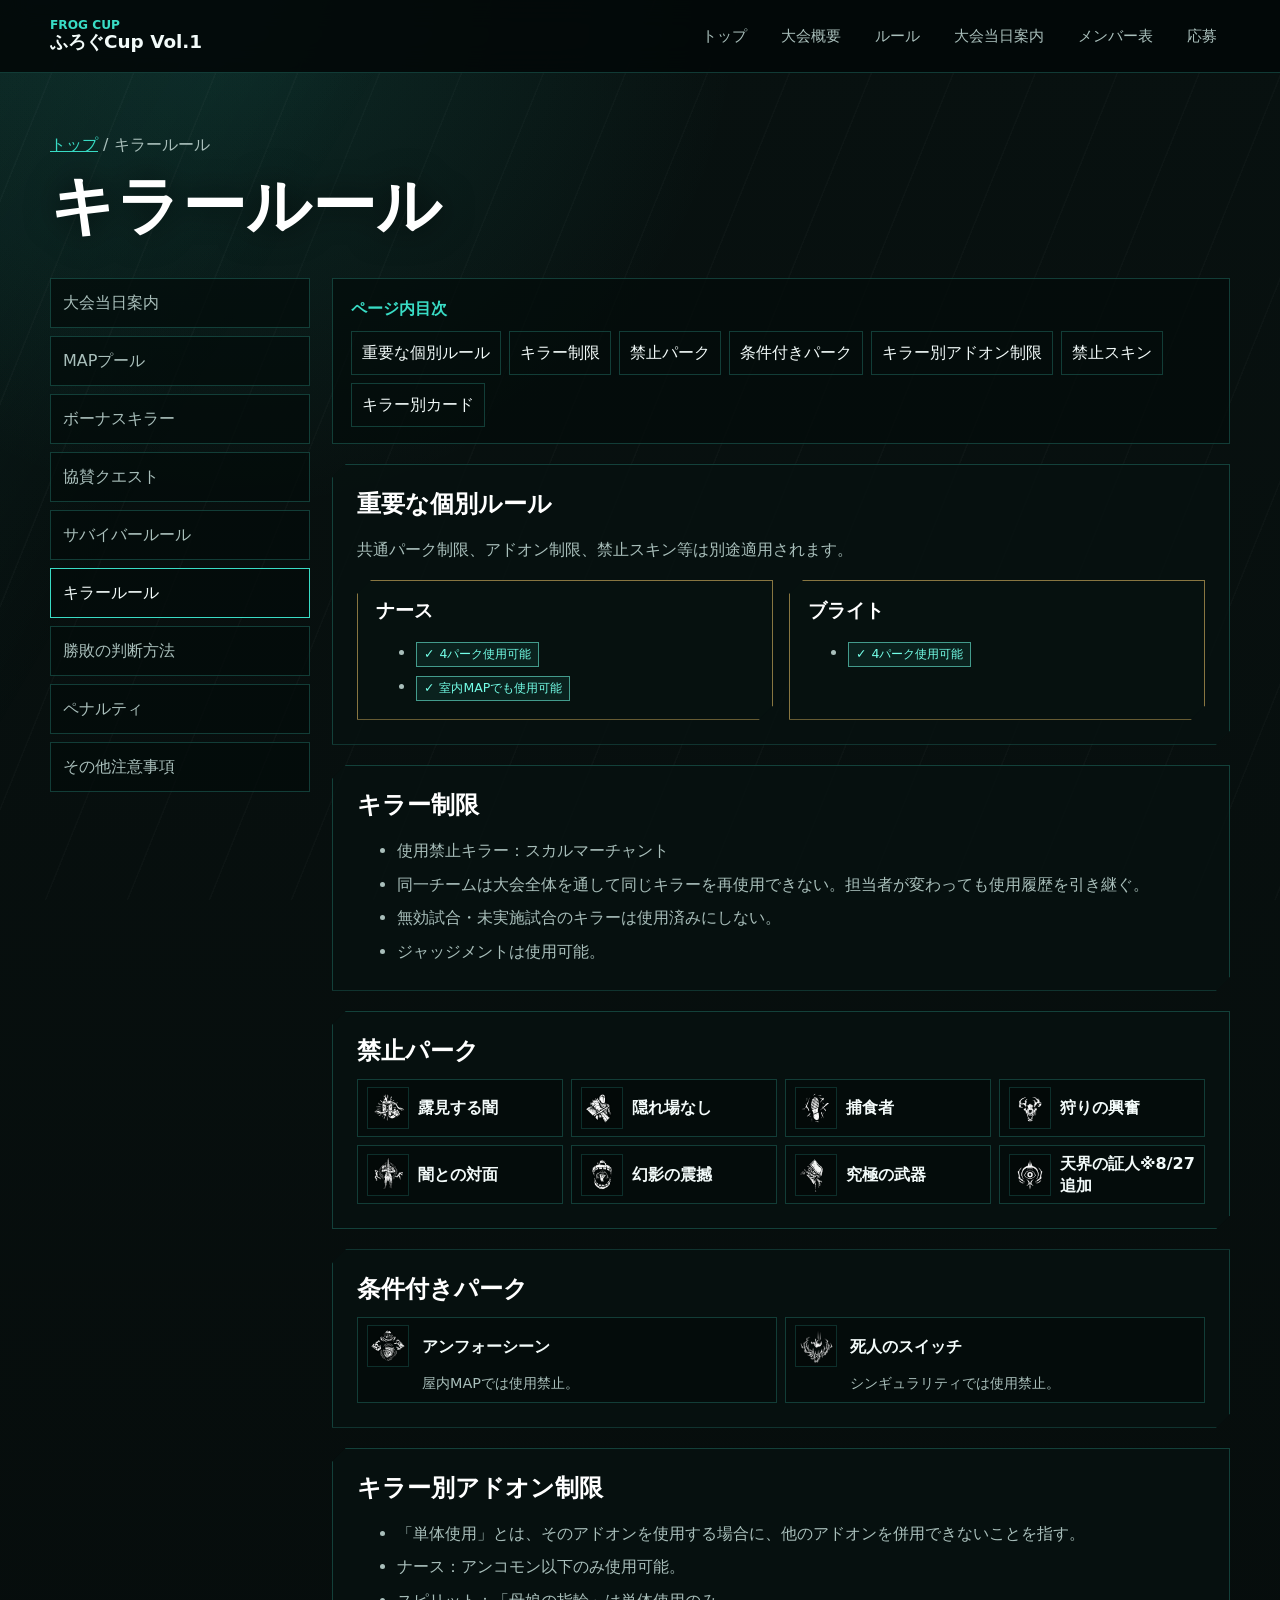
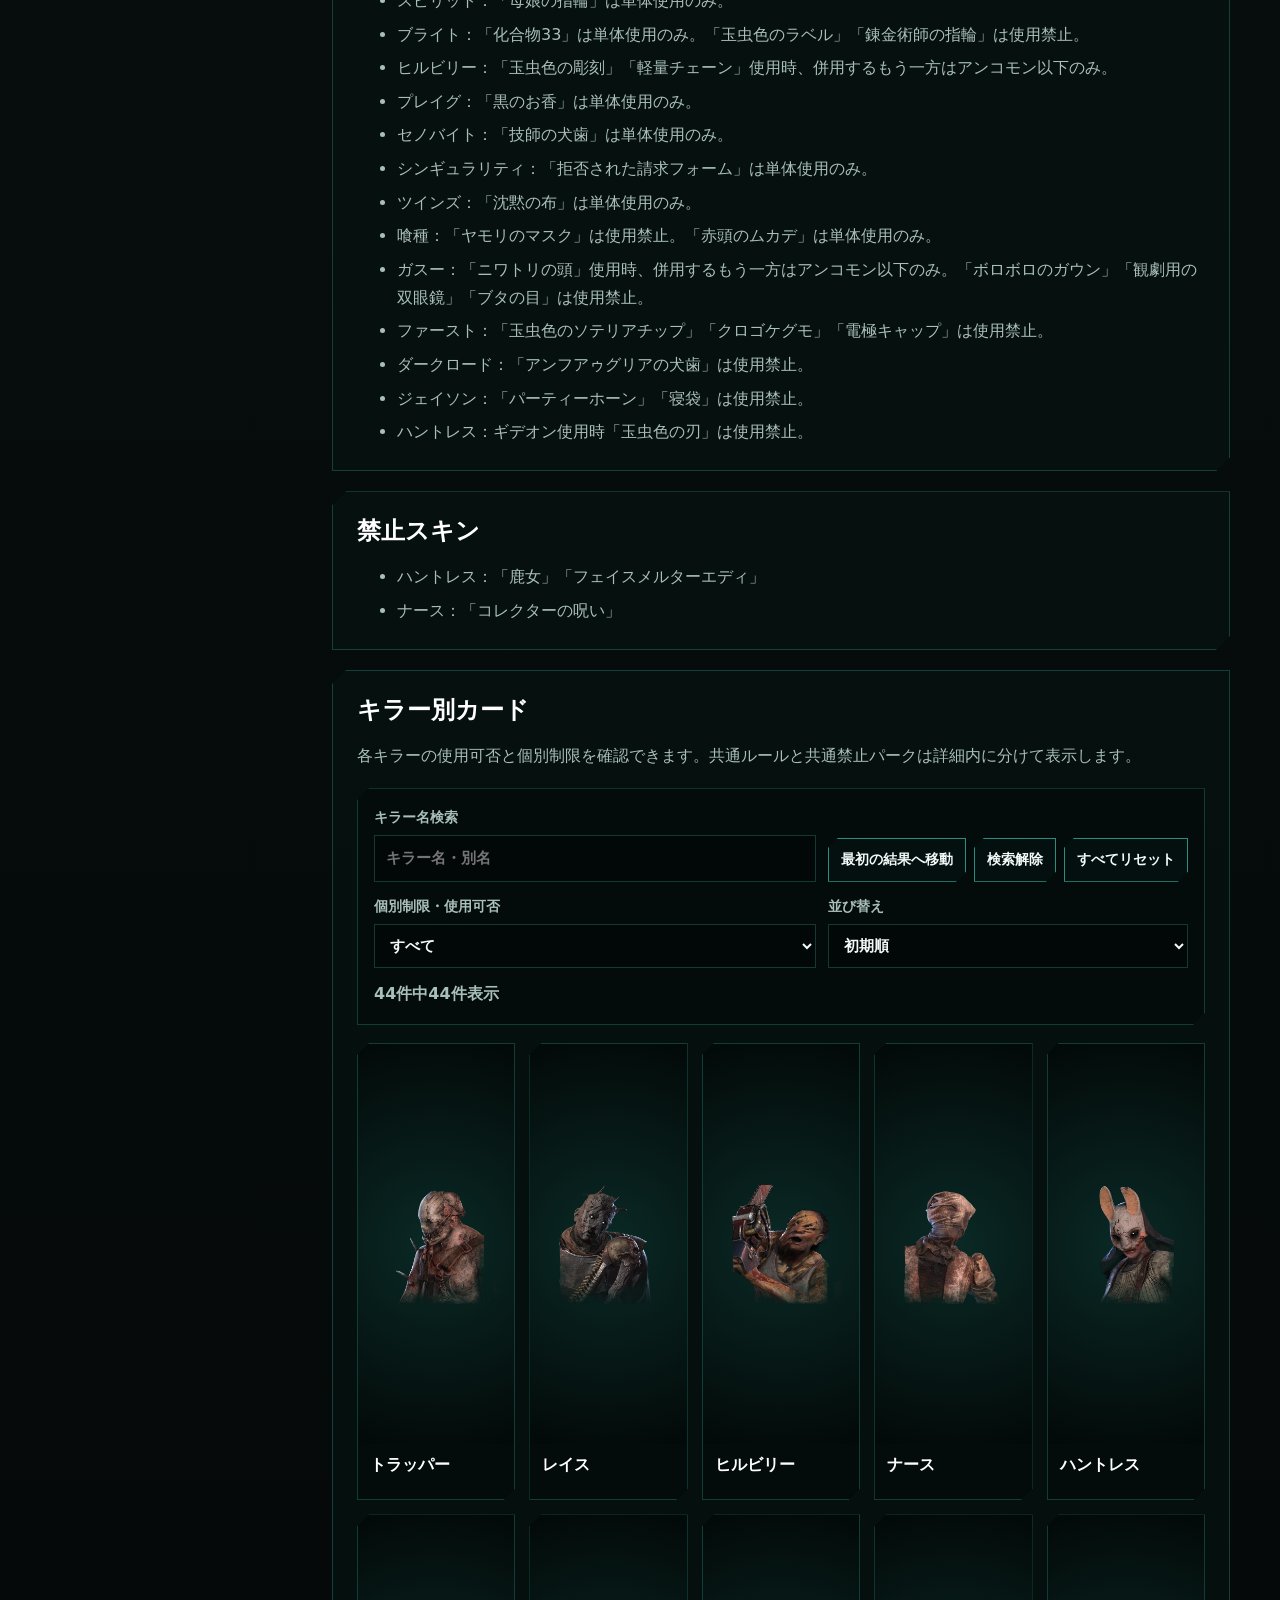
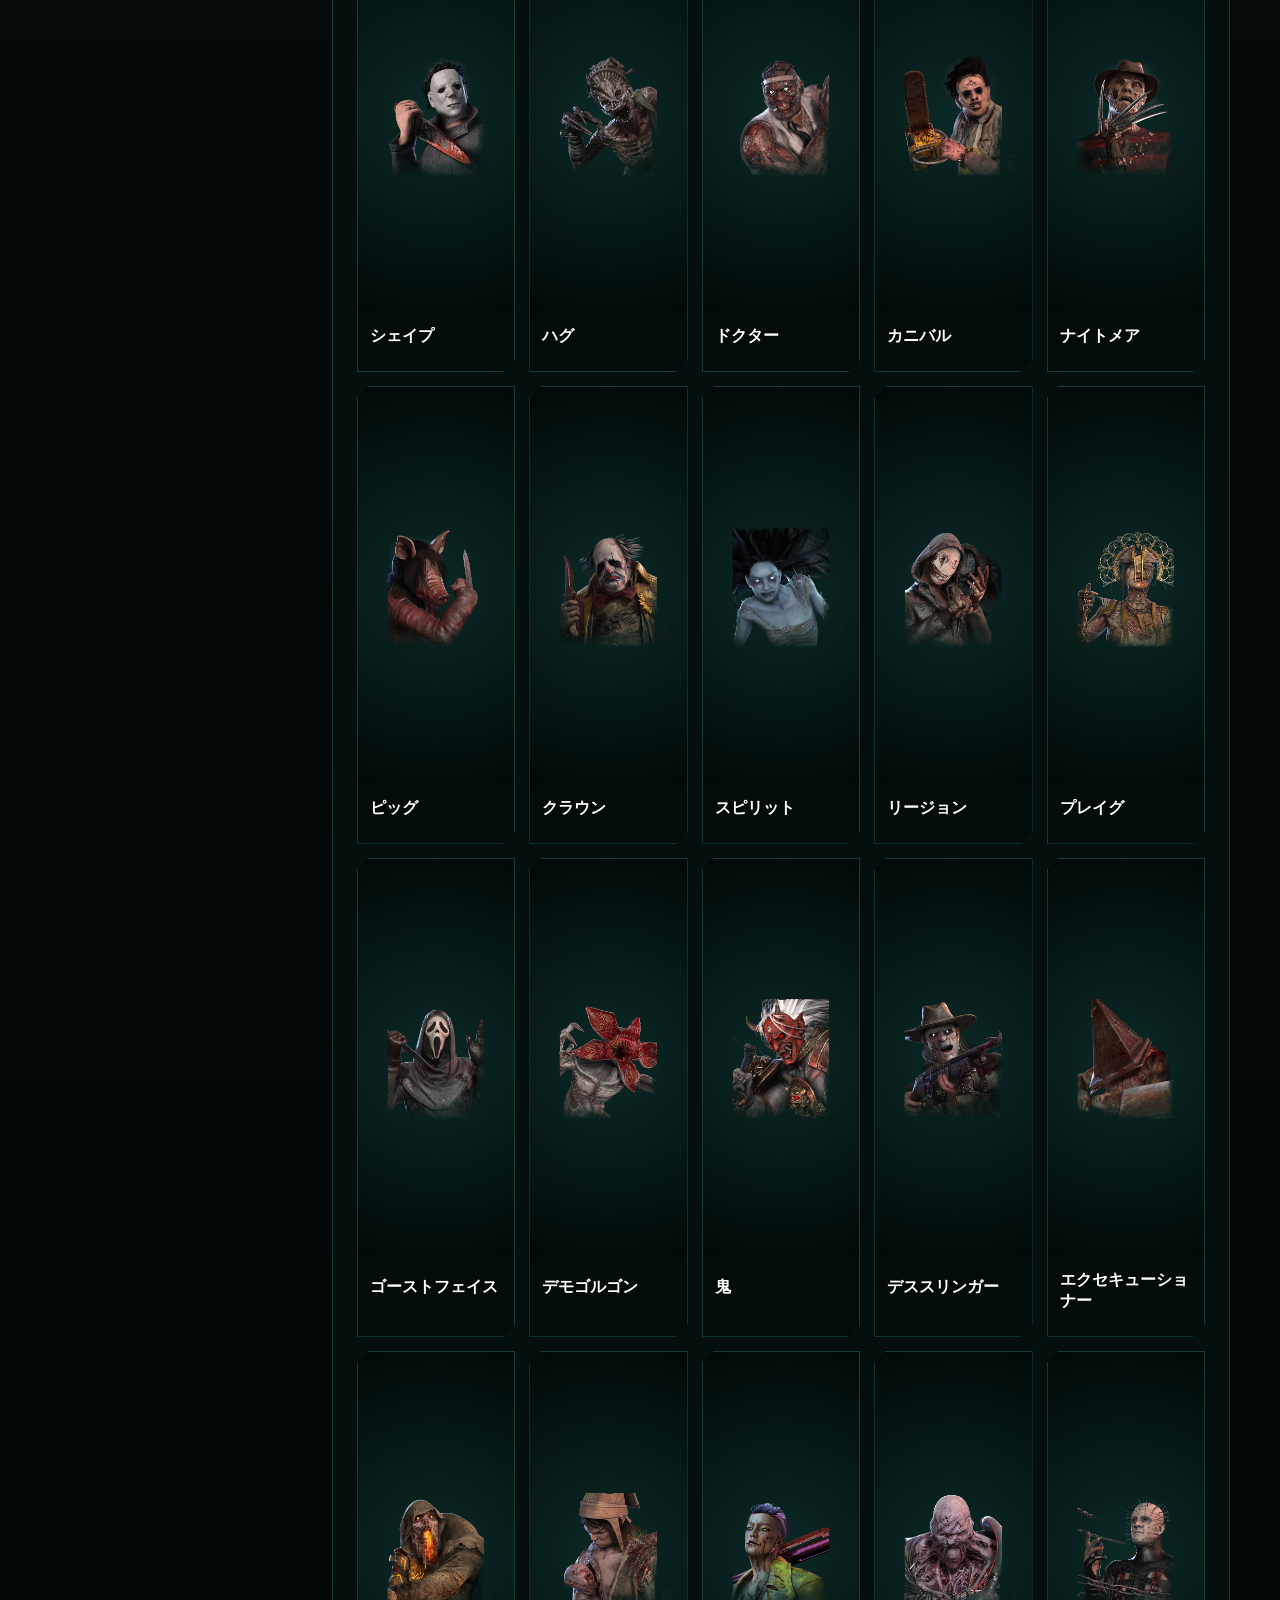
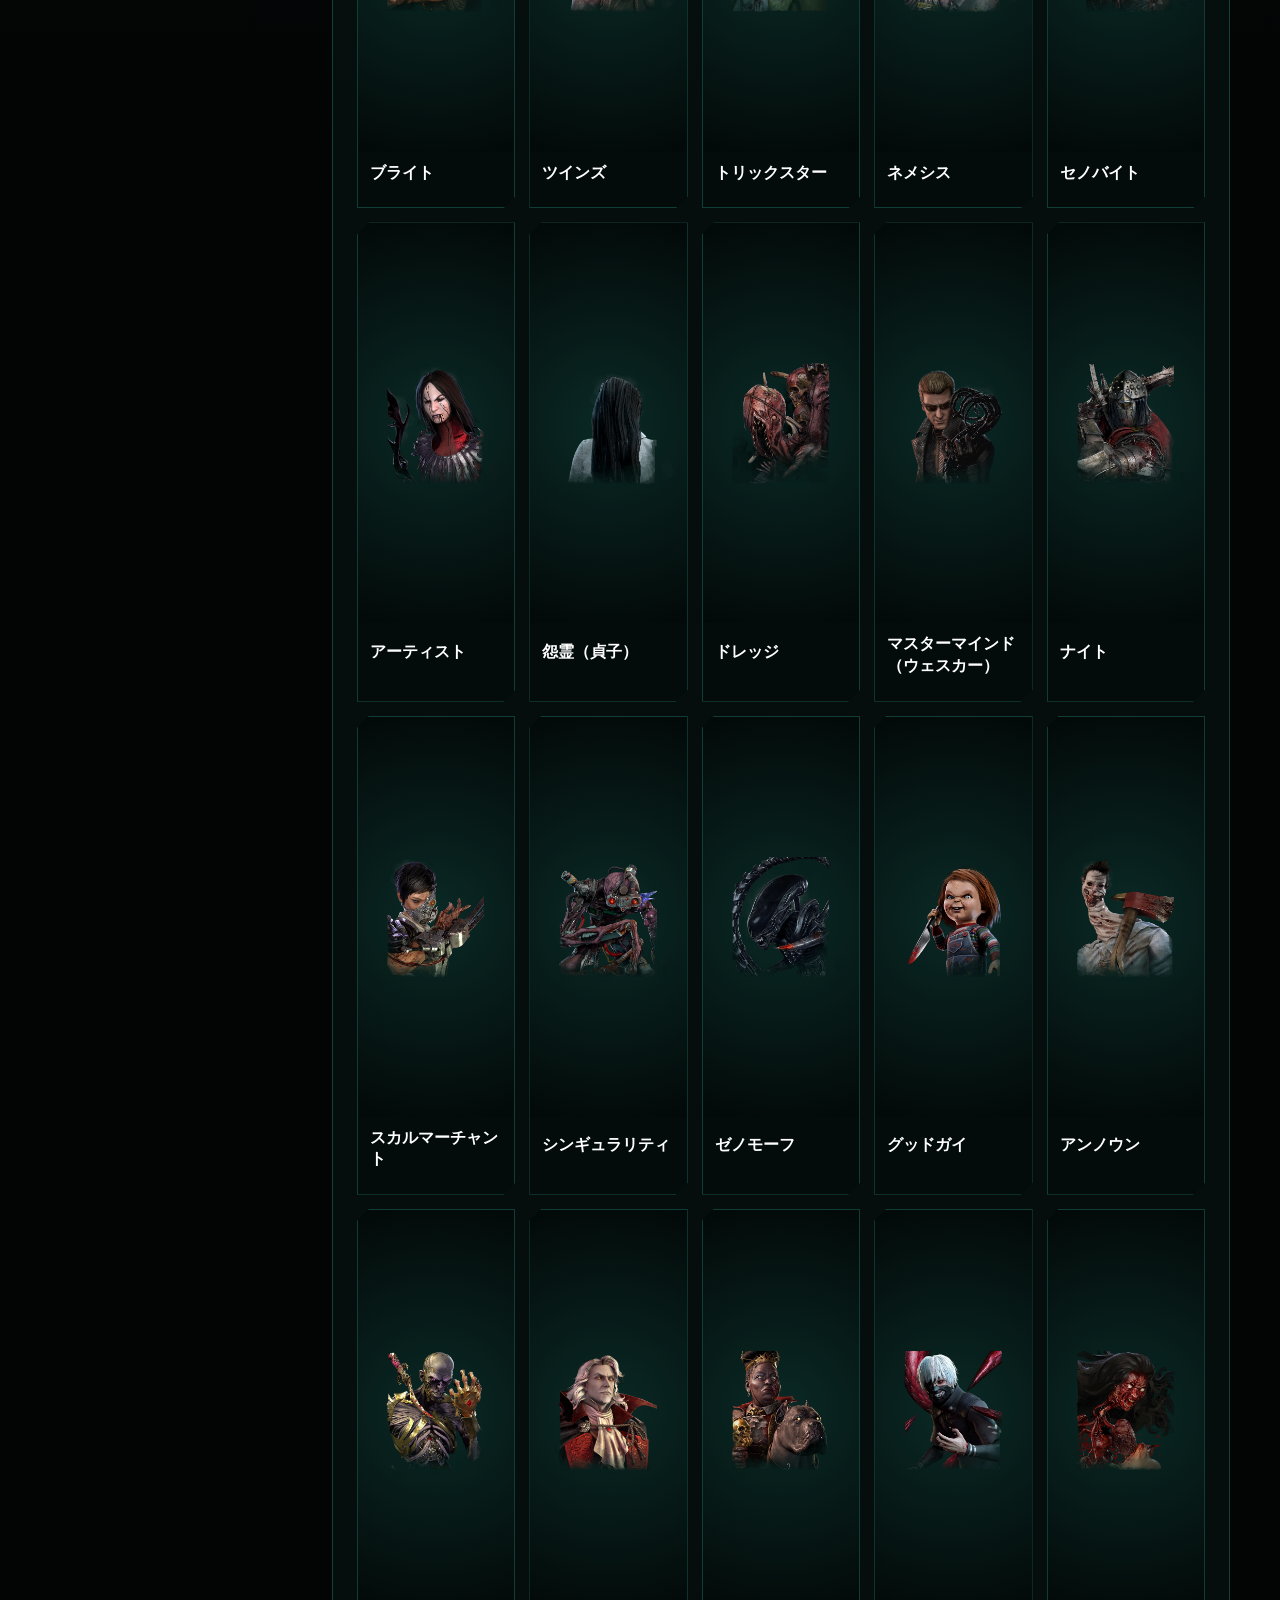
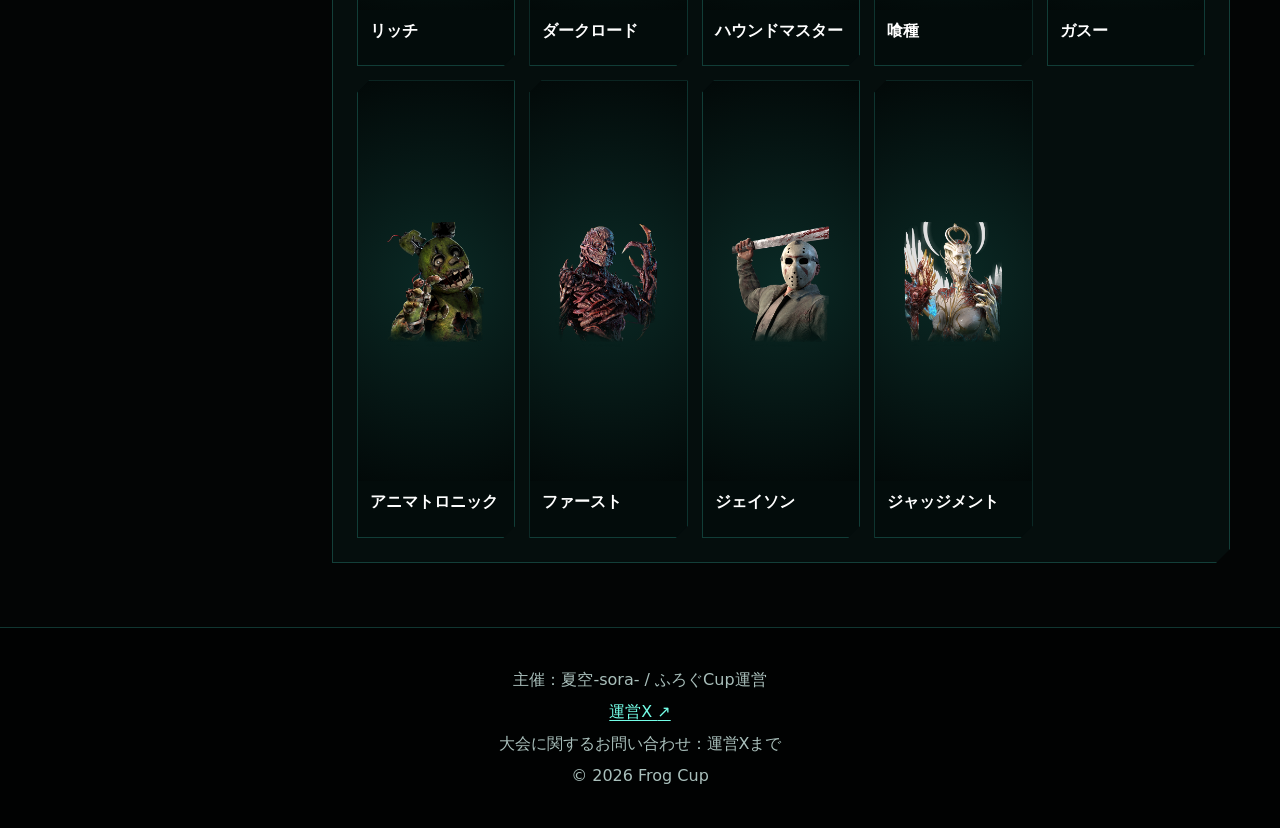
<file: frogcup-vol1/pages/killer-rules.html>
<!DOCTYPE html>
<html lang="ja">
<head>
  <meta charset="UTF-8">
  <meta name="viewport" content="width=device-width, initial-scale=1.0">
  <title>キラールール | ふろぐCup Vol.1</title>
  <meta name="description" content="ふろぐCup Vol.1のキラー、パーク、アドオン、スキンの使用制限を確認できます。">
  <meta property="og:title" content="キラールール | ふろぐCup Vol.1">
  <meta property="og:description" content="ふろぐCup Vol.1のキラー、パーク、アドオン、スキンの使用制限を確認できます。">
  <meta property="og:type" content="website">
  <meta property="og:url" content="https://soradbdkkp-lang.github.io/dbd-tournament-site/frogcup-vol1/pages/killer-rules.html">
  <meta property="og:image" content="https://soradbdkkp-lang.github.io/dbd-tournament-site/frogcup-vol1/assets/images/frogcup-vol1-OGP.png">
  <meta name="twitter:card" content="summary_large_image">
  <meta name="twitter:title" content="キラールール | ふろぐCup Vol.1">
  <meta name="twitter:description" content="ふろぐCup Vol.1のキラー、パーク、アドオン、スキンの使用制限を確認できます。">
  <meta name="twitter:image" content="https://soradbdkkp-lang.github.io/dbd-tournament-site/frogcup-vol1/assets/images/frogcup-vol1-OGP.png">
  <link rel="icon" type="image/png" sizes="32x32" href="../assets/images/favicon-32.png">
  <link rel="icon" href="../assets/images/favicon.ico" sizes="any">
  <link rel="apple-touch-icon" sizes="180x180" href="../assets/images/apple-touch-icon.png">
  <link rel="stylesheet" href="../css/style.css">
</head>
<body>
  <header class="site-header"><div class="site-header__inner"><a class="brand" href="../index.html"><span>Frog Cup</span><strong>ふろぐCup Vol.1</strong></a><nav class="site-nav" aria-label="サイトナビゲーション"><a href="../index.html">トップ</a><a href="../index.html#overview">大会概要</a><a href="../index.html#rules">ルール</a><a href="event-guide.html">大会当日案内</a><a href="team-members.html">メンバー表</a><a href="../index.html#entry">応募</a></nav></div></header>
  <main>
    <section class="page-hero"><p class="breadcrumb"><a href="../index.html">トップ</a> / キラールール</p><h1>キラールール</h1></section>
    <div class="rule-shell">
      <nav class="side-nav" aria-label="ルールページ"><a href="event-guide.html">大会当日案内</a><a href="map-pool.html">MAPプール</a><a href="bonus-killer.html">ボーナスキラー</a><a href="sponsor-quest.html">協賛クエスト</a><a href="survivor-rules.html">サバイバールール</a><a href="killer-rules.html" aria-current="page">キラールール</a><a href="win-condition.html">勝敗の判断方法</a><a href="penalties.html">ペナルティ</a><a href="notes.html">その他注意事項</a></nav>
      <div class="rule-content">
        <nav class="page-toc" aria-label="このページの目次"><strong>ページ内目次</strong><ul><li><a href="#key-killer-rules">重要な個別ルール</a></li><li><a href="#killer-restrictions">キラー制限</a></li><li><a href="#banned-perks">禁止パーク</a></li><li><a href="#conditional-perks">条件付きパーク</a></li><li><a href="#addon-restrictions">キラー別アドオン制限</a></li><li><a href="#banned-skins">禁止スキン</a></li><li><a href="#killer-cards">キラー別カード</a></li></ul></nav>
        <section class="card" id="key-killer-rules">
          <h2>重要な個別ルール</h2>
          <p>共通パーク制限、アドオン制限、禁止スキン等は別途適用されます。</p>
          <div class="data-grid">
            <article class="notice-box"><h3>ナース</h3><ul><li><span class="killer-badge is-ok"><span aria-hidden="true">✓</span><span>4パーク使用可能</span></span></li><li><span class="killer-badge is-ok"><span aria-hidden="true">✓</span><span>室内MAPでも使用可能</span></span></li></ul></article>
            <article class="notice-box"><h3>ブライト</h3><ul><li><span class="killer-badge is-ok"><span aria-hidden="true">✓</span><span>4パーク使用可能</span></span></li></ul></article>
          </div>
        </section>
        <section class="card" id="killer-restrictions"><h2>キラー制限</h2><ul><li>使用禁止キラー：スカルマーチャント</li><li>同一チームは大会全体を通して同じキラーを再使用できない。担当者が変わっても使用履歴を引き継ぐ。</li><li>無効試合・未実施試合のキラーは使用済みにしない。</li><li>ジャッジメントは使用可能。</li></ul></section>
        <section class="card" id="banned-perks"><h2>禁止パーク</h2><div class="perk-list">
          <div class="perk-item"><img src="../assets/images/perks/darkness_revealed.webp" width="42" height="42" loading="lazy" decoding="async" alt=""><span>露見する闇</span></div>
          <div class="perk-item"><img src="../assets/images/perks/nowhere_to_hide.webp" width="42" height="42" loading="lazy" decoding="async" alt=""><span>隠れ場なし</span></div>
          <div class="perk-item"><img src="../assets/images/perks/predator.webp" width="42" height="42" loading="lazy" decoding="async" alt=""><span>捕食者</span></div>
          <div class="perk-item"><img src="../assets/images/perks/hex_thrill_of_the_hunt.webp" width="42" height="42" loading="lazy" decoding="async" alt=""><span>狩りの興奮</span></div>
          <div class="perk-item"><img src="../assets/images/perks/hex_face_the_darkness.webp" width="42" height="42" loading="lazy" decoding="async" alt=""><span>闇との対面</span></div>
          <div class="perk-item"><img src="../assets/images/perks/phantom_fear.webp" width="42" height="42" loading="lazy" decoding="async" alt=""><span>幻影の震撼</span></div>
          <div class="perk-item"><img src="../assets/images/perks/ultimate_weapon.webp" width="42" height="42" loading="lazy" decoding="async" alt=""><span>究極の武器</span></div>
          <div class="perk-item"><img src="../assets/images/perks/celestial_witness.webp" width="42" height="42" loading="lazy" decoding="async" alt=""><span>天界の証人※8/27追加</span></div>
        </div></section>
        <section class="card" id="conditional-perks"><h2>条件付きパーク</h2><div class="perk-list perk-list--conditions">
          <div class="perk-item perk-item--condition"><img src="../assets/images/perks/unforeseen.webp" width="42" height="42" loading="lazy" decoding="async" alt=""><span>アンフォーシーン</span><p>屋内MAPでは使用禁止。</p></div>
          <div class="perk-item perk-item--condition"><img src="../assets/images/perks/dead_mans_switch.webp" width="42" height="42" loading="lazy" decoding="async" alt=""><span>死人のスイッチ</span><p>シンギュラリティでは使用禁止。</p></div>
        </div></section>
        <section class="card" id="addon-restrictions"><h2>キラー別アドオン制限</h2><ul><li>「単体使用」とは、そのアドオンを使用する場合に、他のアドオンを併用できないことを指す。</li><li>ナース：アンコモン以下のみ使用可能。</li><li>スピリット：「母娘の指輪」は単体使用のみ。</li><li>ブライト：「化合物33」は単体使用のみ。「玉虫色のラベル」「錬金術師の指輪」は使用禁止。</li><li>ヒルビリー：「玉虫色の彫刻」「軽量チェーン」使用時、併用するもう一方はアンコモン以下のみ。</li><li>プレイグ：「黒のお香」は単体使用のみ。</li><li>セノバイト：「技師の犬歯」は単体使用のみ。</li><li>シンギュラリティ：「拒否された請求フォーム」は単体使用のみ。</li><li>ツインズ：「沈黙の布」は単体使用のみ。</li><li>喰種：「ヤモリのマスク」は使用禁止。「赤頭のムカデ」は単体使用のみ。</li><li>ガスー：「ニワトリの頭」使用時、併用するもう一方はアンコモン以下のみ。「ボロボロのガウン」「観劇用の双眼鏡」「ブタの目」は使用禁止。</li><li>ファースト：「玉虫色のソテリアチップ」「クロゴケグモ」「電極キャップ」は使用禁止。</li><li>ダークロード：「アンフアゥグリアの犬歯」は使用禁止。</li><li>ジェイソン：「パーティーホーン」「寝袋」は使用禁止。</li><li>ハントレス：ギデオン使用時「玉虫色の刃」は使用禁止。</li></ul></section>
        <section class="card" id="banned-skins"><h2>禁止スキン</h2><ul><li>ハントレス：「鹿女」「フェイスメルターエディ」</li><li>ナース：「コレクターの呪い」</li></ul></section>
        <section class="card" id="killer-cards">
          <h2>キラー別カード</h2>
          <p>各キラーの使用可否と個別制限を確認できます。共通ルールと共通禁止パークは詳細内に分けて表示します。</p>
          <div data-killer-cards data-show-event-relations="true"></div>
        </section>
      </div>
    </div>
  </main>
  <footer class="site-footer"><p>主催：夏空-sora- / ふろぐCup運営</p><p><a href="https://x.com/sora_kkp_game?s=11" target="_blank" rel="noopener noreferrer">運営X <span aria-hidden="true">↗</span></a></p><p>大会に関するお問い合わせ：運営Xまで</p><p>&copy; 2026 Frog Cup</p></footer>
  <script src="../js/event-data.js"></script>
  <script src="../js/killer-data.js"></script>
  <script src="../js/killer-cards.js"></script>
</body>
</html>
</file>
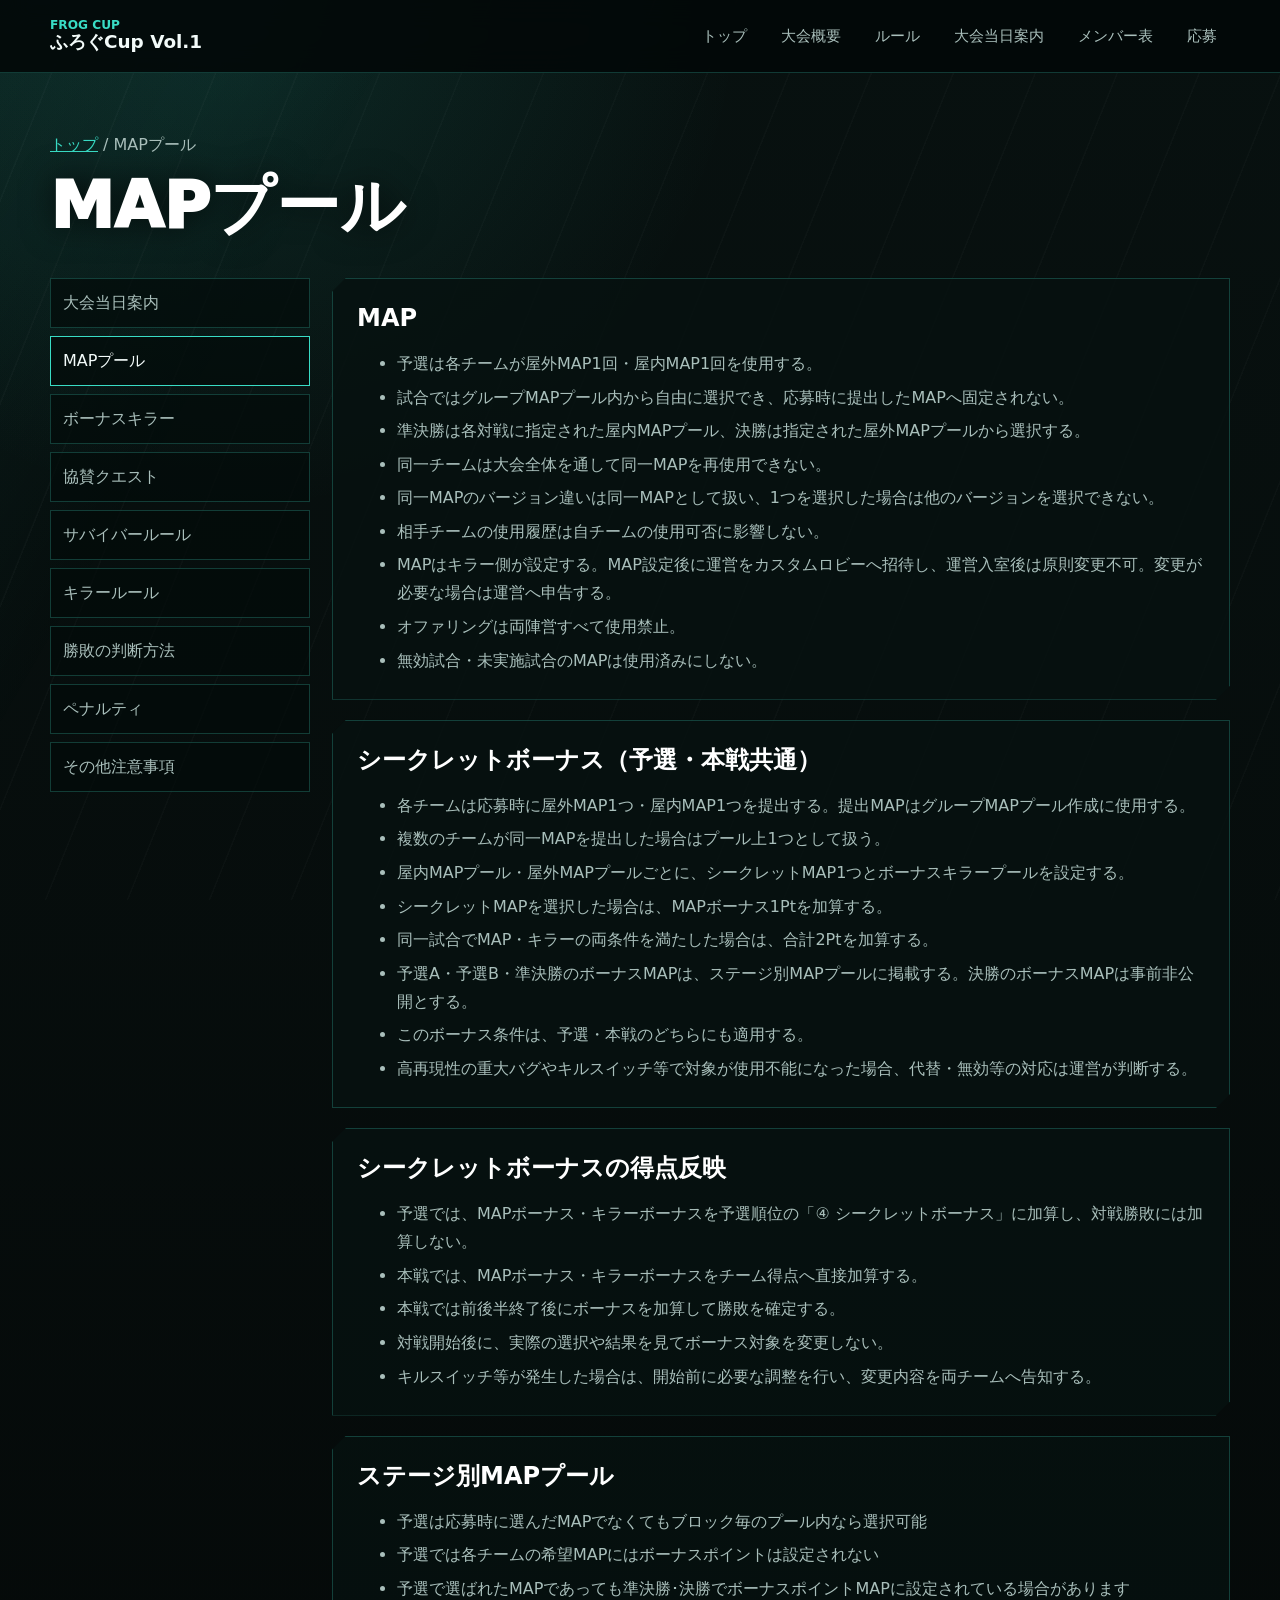
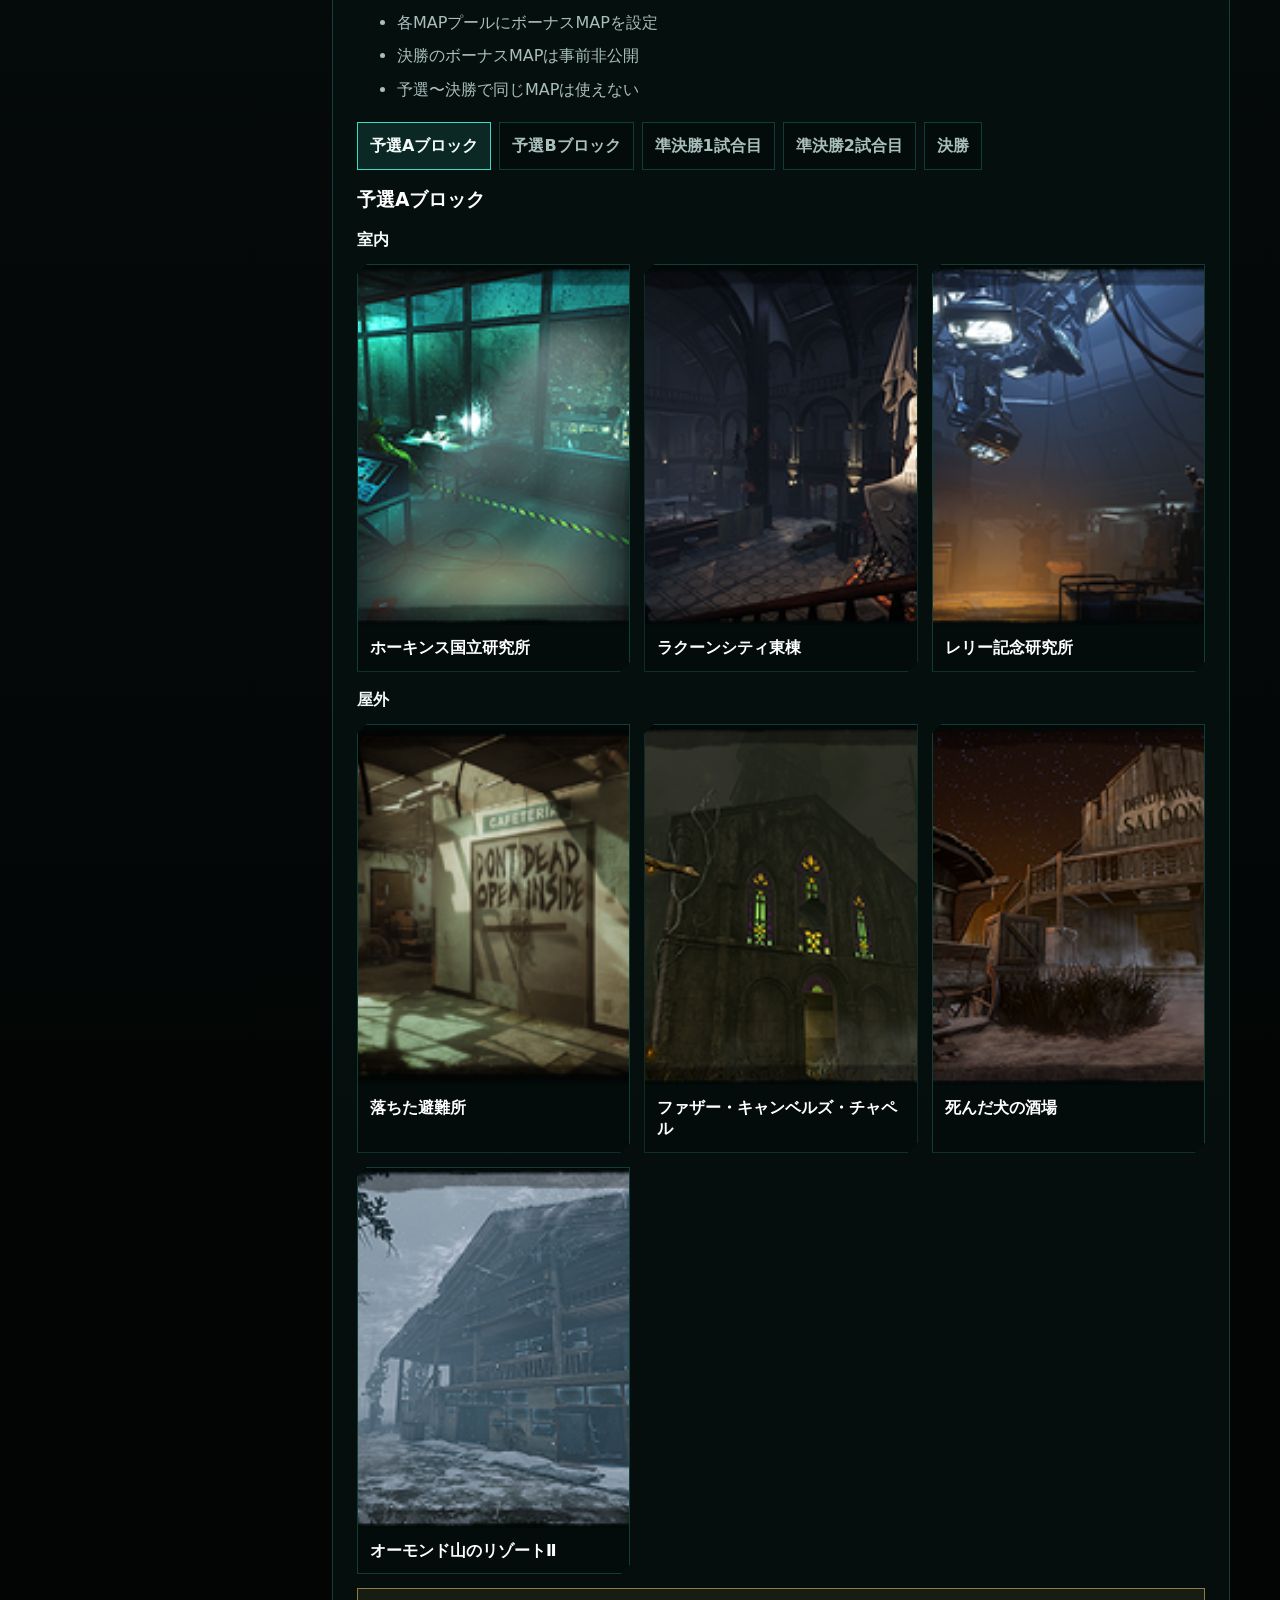
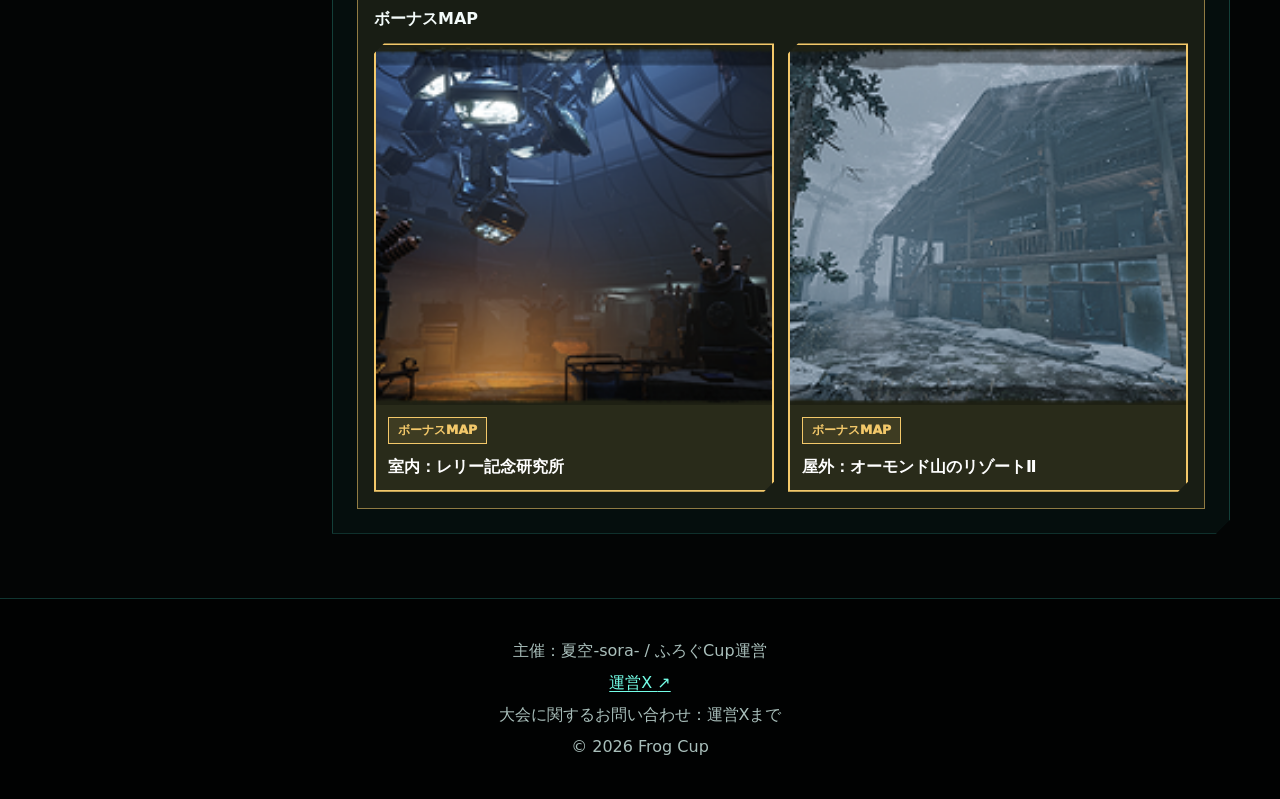
<file: frogcup-vol1/pages/map-pool.html>
<!DOCTYPE html>
<html lang="ja">
<head>
  <meta charset="UTF-8">
  <meta name="viewport" content="width=device-width, initial-scale=1.0">
  <title>MAPプール | ふろぐCup Vol.1</title>
  <meta name="description" content="ふろぐCup Vol.1のMAPルールとステージ別MAPプールを確認できます。">
  <meta property="og:title" content="MAPプール | ふろぐCup Vol.1">
  <meta property="og:description" content="ふろぐCup Vol.1のMAPルールとステージ別MAPプールを確認できます。">
  <meta property="og:type" content="website">
  <meta property="og:url" content="https://soradbdkkp-lang.github.io/dbd-tournament-site/frogcup-vol1/pages/map-pool.html">
  <meta property="og:image" content="https://soradbdkkp-lang.github.io/dbd-tournament-site/frogcup-vol1/assets/images/frogcup-vol1-OGP.png">
  <meta name="twitter:card" content="summary_large_image">
  <meta name="twitter:title" content="MAPプール | ふろぐCup Vol.1">
  <meta name="twitter:description" content="ふろぐCup Vol.1のMAPルールとステージ別MAPプールを確認できます。">
  <meta name="twitter:image" content="https://soradbdkkp-lang.github.io/dbd-tournament-site/frogcup-vol1/assets/images/frogcup-vol1-OGP.png">
  <link rel="icon" type="image/png" sizes="32x32" href="../assets/images/favicon-32.png">
  <link rel="icon" href="../assets/images/favicon.ico" sizes="any">
  <link rel="apple-touch-icon" sizes="180x180" href="../assets/images/apple-touch-icon.png">
  <link rel="stylesheet" href="../css/style.css">
</head>
<body>
  <header class="site-header"><div class="site-header__inner"><a class="brand" href="../index.html"><span>Frog Cup</span><strong>ふろぐCup Vol.1</strong></a><nav class="site-nav" aria-label="サイトナビゲーション"><a href="../index.html">トップ</a><a href="../index.html#overview">大会概要</a><a href="../index.html#rules">ルール</a><a href="event-guide.html">大会当日案内</a><a href="team-members.html">メンバー表</a><a href="../index.html#entry">応募</a></nav></div></header>
  <main>
    <section class="page-hero"><p class="breadcrumb"><a href="../index.html">トップ</a> / MAPプール</p><h1>MAPプール</h1></section>
    <div class="rule-shell">
      <nav class="side-nav" aria-label="ルールページ"><a href="event-guide.html">大会当日案内</a><a href="map-pool.html" aria-current="page">MAPプール</a><a href="bonus-killer.html">ボーナスキラー</a><a href="sponsor-quest.html">協賛クエスト</a><a href="survivor-rules.html">サバイバールール</a><a href="killer-rules.html">キラールール</a><a href="win-condition.html">勝敗の判断方法</a><a href="penalties.html">ペナルティ</a><a href="notes.html">その他注意事項</a></nav>
      <div class="rule-content">
        <section class="card">
          <h2>MAP</h2>
          <ul>
            <li>予選は各チームが屋外MAP1回・屋内MAP1回を使用する。</li>
            <li>試合ではグループMAPプール内から自由に選択でき、応募時に提出したMAPへ固定されない。</li>
            <li>準決勝は各対戦に指定された屋内MAPプール、決勝は指定された屋外MAPプールから選択する。</li>
            <li>同一チームは大会全体を通して同一MAPを再使用できない。</li>
            <li>同一MAPのバージョン違いは同一MAPとして扱い、1つを選択した場合は他のバージョンを選択できない。</li>
            <li>相手チームの使用履歴は自チームの使用可否に影響しない。</li>
            <li>MAPはキラー側が設定する。MAP設定後に運営をカスタムロビーへ招待し、運営入室後は原則変更不可。変更が必要な場合は運営へ申告する。</li>
            <li>オファリングは両陣営すべて使用禁止。</li>
            <li>無効試合・未実施試合のMAPは使用済みにしない。</li>
          </ul>
        </section>
        <section class="card">
          <h2>シークレットボーナス（予選・本戦共通）</h2>
          <ul>
            <li>各チームは応募時に屋外MAP1つ・屋内MAP1つを提出する。提出MAPはグループMAPプール作成に使用する。</li>
            <li>複数のチームが同一MAPを提出した場合はプール上1つとして扱う。</li>
            <li>屋内MAPプール・屋外MAPプールごとに、シークレットMAP1つとボーナスキラープールを設定する。</li>
            <li>シークレットMAPを選択した場合は、MAPボーナス1Ptを加算する。</li>
            <li>同一試合でMAP・キラーの両条件を満たした場合は、合計2Ptを加算する。</li>
            <li>予選A・予選B・準決勝のボーナスMAPは、ステージ別MAPプールに掲載する。決勝のボーナスMAPは事前非公開とする。</li>
            <li>このボーナス条件は、予選・本戦のどちらにも適用する。</li>
            <li>高再現性の重大バグやキルスイッチ等で対象が使用不能になった場合、代替・無効等の対応は運営が判断する。</li>
          </ul>
        </section>
        <section class="card">
          <h2>シークレットボーナスの得点反映</h2>
          <ul>
            <li>予選では、MAPボーナス・キラーボーナスを予選順位の「④ シークレットボーナス」に加算し、対戦勝敗には加算しない。</li>
            <li>本戦では、MAPボーナス・キラーボーナスをチーム得点へ直接加算する。</li>
            <li>本戦では前後半終了後にボーナスを加算して勝敗を確定する。</li>
            <li>対戦開始後に、実際の選択や結果を見てボーナス対象を変更しない。</li>
            <li>キルスイッチ等が発生した場合は、開始前に必要な調整を行い、変更内容を両チームへ告知する。</li>
          </ul>
        </section>
        <section class="card">
          <h2>ステージ別MAPプール</h2>
          <ul>
            <li>予選は応募時に選んだMAPでなくてもブロック毎のプール内なら選択可能</li>
            <li>予選では各チームの希望MAPにはボーナスポイントは設定されない</li>
            <li>予選で選ばれたMAPであっても準決勝･決勝でボーナスポイントMAPに設定されている場合があります</li>
            <li>各MAPプールにボーナスMAPを設定</li>
            <li>決勝のボーナスMAPは事前非公開</li>
            <li>予選〜決勝で同じMAPは使えない</li>
          </ul>
          <div data-map-pools data-map-image-base="../assets/images/maps/" data-initial-stage="qualifier-a"></div>
        </section>
      </div>
    </div>
  </main>
  <footer class="site-footer"><p>主催：夏空-sora- / ふろぐCup運営</p><p><a href="https://x.com/sora_kkp_game?s=11" target="_blank" rel="noopener noreferrer">運営X <span aria-hidden="true">↗</span></a></p><p>大会に関するお問い合わせ：運営Xまで</p><p>&copy; 2026 Frog Cup</p></footer>
  <script src="../js/event-data.js"></script>
  <script src="../js/event-ui.js"></script>
</body>
</html>
</file>
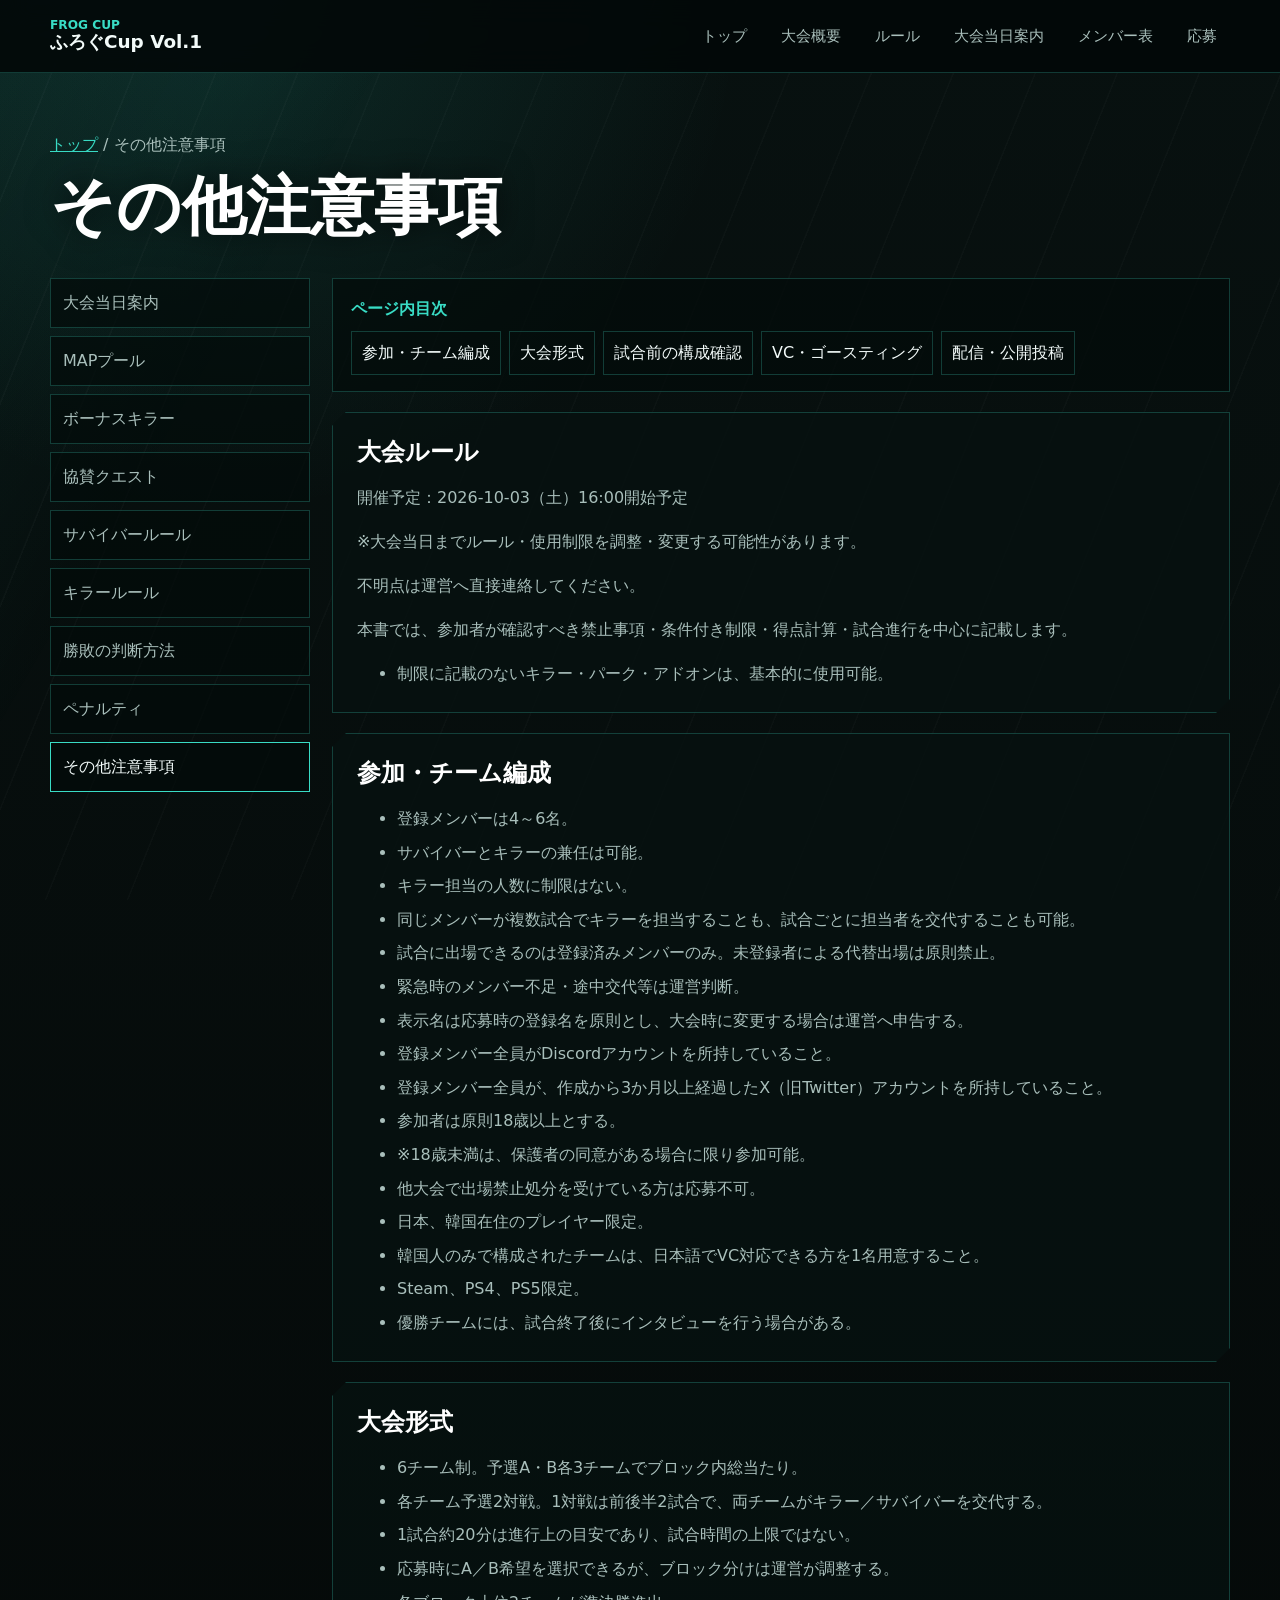
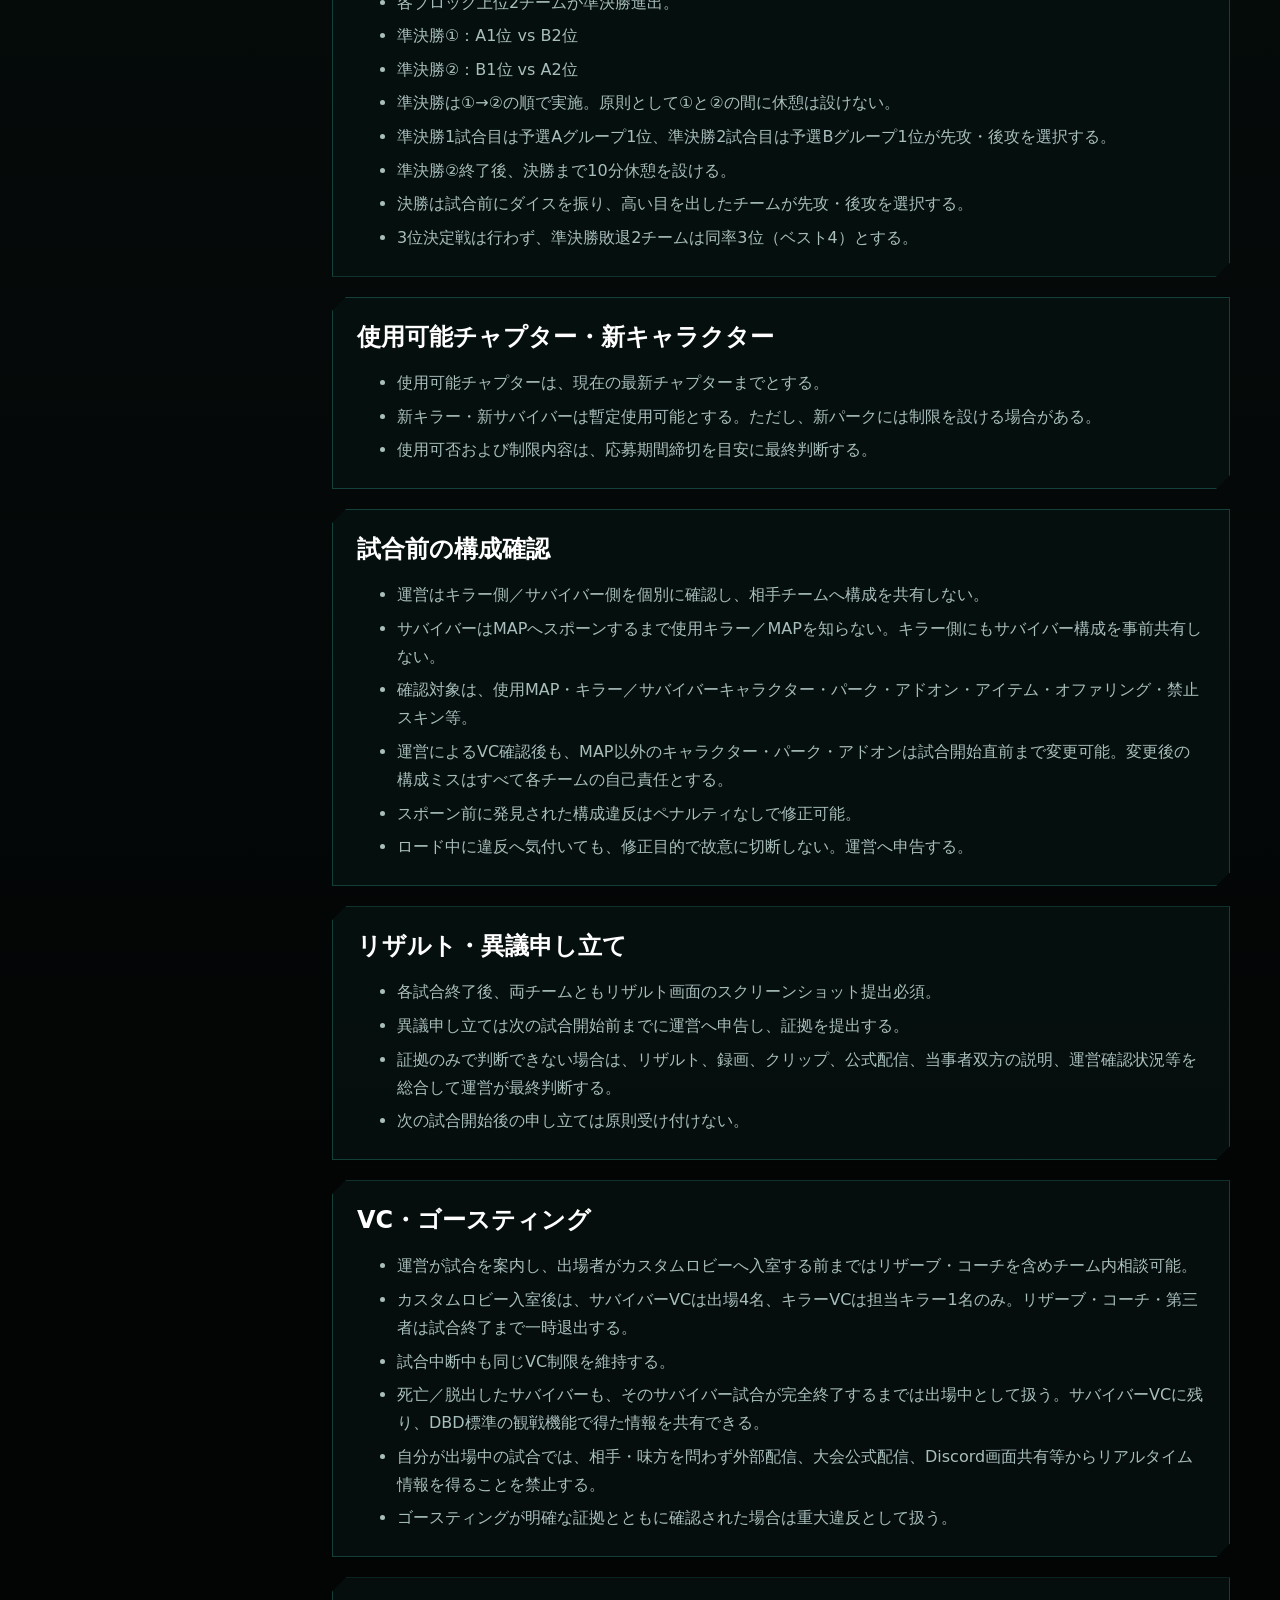
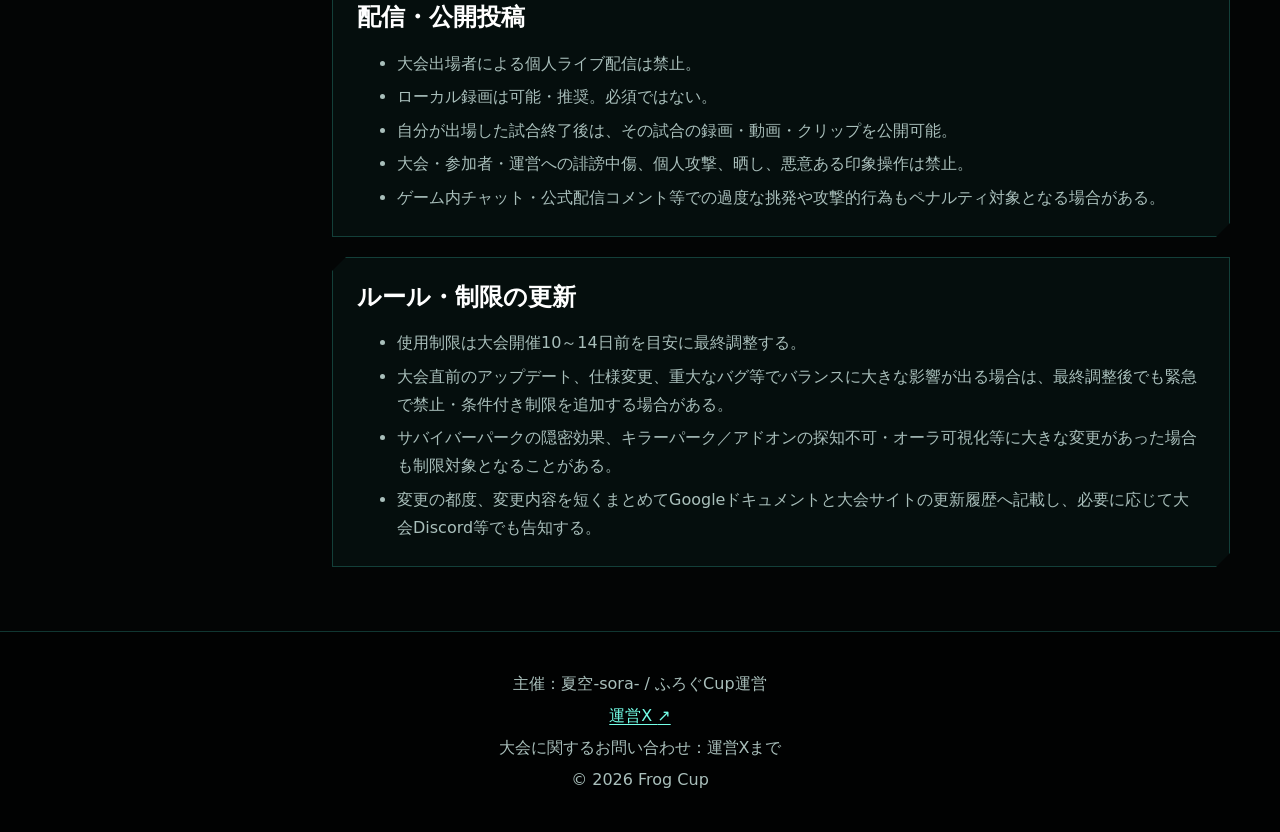
<file: frogcup-vol1/pages/notes.html>
<!DOCTYPE html>
<html lang="ja">
<head>
  <meta charset="UTF-8">
  <meta name="viewport" content="width=device-width, initial-scale=1.0">
  <title>その他注意事項 | ふろぐCup Vol.1</title>
  <meta name="description" content="ふろぐCup Vol.1の参加条件、試合前確認、VC、配信などの注意事項を確認できます。">
  <meta property="og:title" content="その他注意事項 | ふろぐCup Vol.1">
  <meta property="og:description" content="ふろぐCup Vol.1の参加条件、試合前確認、VC、配信などの注意事項を確認できます。">
  <meta property="og:type" content="website">
  <meta property="og:url" content="https://soradbdkkp-lang.github.io/dbd-tournament-site/frogcup-vol1/pages/notes.html">
  <meta property="og:image" content="https://soradbdkkp-lang.github.io/dbd-tournament-site/frogcup-vol1/assets/images/frogcup-vol1-OGP.png">
  <meta name="twitter:card" content="summary_large_image">
  <meta name="twitter:title" content="その他注意事項 | ふろぐCup Vol.1">
  <meta name="twitter:description" content="ふろぐCup Vol.1の参加条件、試合前確認、VC、配信などの注意事項を確認できます。">
  <meta name="twitter:image" content="https://soradbdkkp-lang.github.io/dbd-tournament-site/frogcup-vol1/assets/images/frogcup-vol1-OGP.png">
  <link rel="icon" type="image/png" sizes="32x32" href="../assets/images/favicon-32.png">
  <link rel="icon" href="../assets/images/favicon.ico" sizes="any">
  <link rel="apple-touch-icon" sizes="180x180" href="../assets/images/apple-touch-icon.png">
  <link rel="stylesheet" href="../css/style.css">
</head>
<body>
  <header class="site-header"><div class="site-header__inner"><a class="brand" href="../index.html"><span>Frog Cup</span><strong>ふろぐCup Vol.1</strong></a><nav class="site-nav" aria-label="サイトナビゲーション"><a href="../index.html">トップ</a><a href="../index.html#overview">大会概要</a><a href="../index.html#rules">ルール</a><a href="event-guide.html">大会当日案内</a><a href="team-members.html">メンバー表</a><a href="../index.html#entry">応募</a></nav></div></header>
  <main>
    <section class="page-hero"><p class="breadcrumb"><a href="../index.html">トップ</a> / その他注意事項</p><h1>その他注意事項</h1></section>
    <div class="rule-shell">
      <nav class="side-nav" aria-label="ルールページ"><a href="event-guide.html">大会当日案内</a><a href="map-pool.html">MAPプール</a><a href="bonus-killer.html">ボーナスキラー</a><a href="sponsor-quest.html">協賛クエスト</a><a href="survivor-rules.html">サバイバールール</a><a href="killer-rules.html">キラールール</a><a href="win-condition.html">勝敗の判断方法</a><a href="penalties.html">ペナルティ</a><a href="notes.html" aria-current="page">その他注意事項</a></nav>
      <div class="rule-content">
        <nav class="page-toc" aria-label="このページの目次"><strong>ページ内目次</strong><ul><li><a href="#participation">参加・チーム編成</a></li><li><a href="#format">大会形式</a></li><li><a href="#precheck">試合前の構成確認</a></li><li><a href="#voice-chat">VC・ゴースティング</a></li><li><a href="#streaming">配信・公開投稿</a></li></ul></nav>
        <section class="card"><h2>大会ルール</h2><p>開催予定：2026-10-03（土）16:00開始予定</p><p>※大会当日までルール・使用制限を調整・変更する可能性があります。</p><p>不明点は運営へ直接連絡してください。</p><p>本書では、参加者が確認すべき禁止事項・条件付き制限・得点計算・試合進行を中心に記載します。</p><ul><li>制限に記載のないキラー・パーク・アドオンは、基本的に使用可能。</li></ul></section>
        <section class="card" id="participation"><h2>参加・チーム編成</h2><ul><li>登録メンバーは4～6名。</li><li>サバイバーとキラーの兼任は可能。</li><li>キラー担当の人数に制限はない。</li><li>同じメンバーが複数試合でキラーを担当することも、試合ごとに担当者を交代することも可能。</li><li>試合に出場できるのは登録済みメンバーのみ。未登録者による代替出場は原則禁止。</li><li>緊急時のメンバー不足・途中交代等は運営判断。</li><li>表示名は応募時の登録名を原則とし、大会時に変更する場合は運営へ申告する。</li><li>登録メンバー全員がDiscordアカウントを所持していること。</li><li>登録メンバー全員が、作成から3か月以上経過したX（旧Twitter）アカウントを所持していること。</li><li>参加者は原則18歳以上とする。</li><li>※18歳未満は、保護者の同意がある場合に限り参加可能。</li><li>他大会で出場禁止処分を受けている方は応募不可。</li><li>日本、韓国在住のプレイヤー限定。</li><li>韓国人のみで構成されたチームは、日本語でVC対応できる方を1名用意すること。</li><li>Steam、PS4、PS5限定。</li><li>優勝チームには、試合終了後にインタビューを行う場合がある。</li></ul></section>
        <section class="card" id="format">
          <h2>大会形式</h2>
          <ul>
            <li>6チーム制。予選A・B各3チームでブロック内総当たり。</li>
            <li>各チーム予選2対戦。1対戦は前後半2試合で、両チームがキラー／サバイバーを交代する。</li>
            <li>1試合約20分は進行上の目安であり、試合時間の上限ではない。</li>
            <li>応募時にA／B希望を選択できるが、ブロック分けは運営が調整する。</li>
            <li>各ブロック上位2チームが準決勝進出。</li>
            <li>準決勝①：A1位 vs B2位</li>
            <li>準決勝②：B1位 vs A2位</li>
            <li>準決勝は①→②の順で実施。原則として①と②の間に休憩は設けない。</li>
            <li>準決勝1試合目は予選Aグループ1位、準決勝2試合目は予選Bグループ1位が先攻&#x30FB;後攻を選択する。</li>
            <li>準決勝②終了後、決勝まで10分休憩を設ける。</li>
            <li>決勝は試合前にダイスを振り、高い目を出したチームが先攻&#x30FB;後攻を選択する。</li>
            <li>3位決定戦は行わず、準決勝敗退2チームは同率3位（ベスト4）とする。</li>
          </ul>
        </section>
        <section class="card"><h2>使用可能チャプター・新キャラクター</h2><ul><li>使用可能チャプターは、現在の最新チャプターまでとする。</li><li>新キラー・新サバイバーは暫定使用可能とする。ただし、新パークには制限を設ける場合がある。</li><li>使用可否および制限内容は、応募期間締切を目安に最終判断する。</li></ul></section>
        <section class="card" id="precheck"><h2>試合前の構成確認</h2><ul><li>運営はキラー側／サバイバー側を個別に確認し、相手チームへ構成を共有しない。</li><li>サバイバーはMAPへスポーンするまで使用キラー／MAPを知らない。キラー側にもサバイバー構成を事前共有しない。</li><li>確認対象は、使用MAP・キラー／サバイバーキャラクター・パーク・アドオン・アイテム・オファリング・禁止スキン等。</li><li>運営によるVC確認後も、MAP以外のキャラクター・パーク・アドオンは試合開始直前まで変更可能。変更後の構成ミスはすべて各チームの自己責任とする。</li><li>スポーン前に発見された構成違反はペナルティなしで修正可能。</li><li>ロード中に違反へ気付いても、修正目的で故意に切断しない。運営へ申告する。</li></ul></section>
        <section class="card"><h2>リザルト・異議申し立て</h2><ul><li>各試合終了後、両チームともリザルト画面のスクリーンショット提出必須。</li><li>異議申し立ては次の試合開始前までに運営へ申告し、証拠を提出する。</li><li>証拠のみで判断できない場合は、リザルト、録画、クリップ、公式配信、当事者双方の説明、運営確認状況等を総合して運営が最終判断する。</li><li>次の試合開始後の申し立ては原則受け付けない。</li></ul></section>
        <section class="card" id="voice-chat"><h2>VC・ゴースティング</h2><ul><li>運営が試合を案内し、出場者がカスタムロビーへ入室する前まではリザーブ・コーチを含めチーム内相談可能。</li><li>カスタムロビー入室後は、サバイバーVCは出場4名、キラーVCは担当キラー1名のみ。リザーブ・コーチ・第三者は試合終了まで一時退出する。</li><li>試合中断中も同じVC制限を維持する。</li><li>死亡／脱出したサバイバーも、そのサバイバー試合が完全終了するまでは出場中として扱う。サバイバーVCに残り、DBD標準の観戦機能で得た情報を共有できる。</li><li>自分が出場中の試合では、相手・味方を問わず外部配信、大会公式配信、Discord画面共有等からリアルタイム情報を得ることを禁止する。</li><li>ゴースティングが明確な証拠とともに確認された場合は重大違反として扱う。</li></ul></section>
        <section class="card" id="streaming"><h2>配信・公開投稿</h2><ul><li>大会出場者による個人ライブ配信は禁止。</li><li>ローカル録画は可能・推奨。必須ではない。</li><li>自分が出場した試合終了後は、その試合の録画・動画・クリップを公開可能。</li><li>大会・参加者・運営への誹謗中傷、個人攻撃、晒し、悪意ある印象操作は禁止。</li><li>ゲーム内チャット・公式配信コメント等での過度な挑発や攻撃的行為もペナルティ対象となる場合がある。</li></ul></section>
        <section class="card"><h2>ルール・制限の更新</h2><ul><li>使用制限は大会開催10～14日前を目安に最終調整する。</li><li>大会直前のアップデート、仕様変更、重大なバグ等でバランスに大きな影響が出る場合は、最終調整後でも緊急で禁止・条件付き制限を追加する場合がある。</li><li>サバイバーパークの隠密効果、キラーパーク／アドオンの探知不可・オーラ可視化等に大きな変更があった場合も制限対象となることがある。</li><li>変更の都度、変更内容を短くまとめてGoogleドキュメントと大会サイトの更新履歴へ記載し、必要に応じて大会Discord等でも告知する。</li></ul></section>
      </div>
    </div>
  </main>
  <footer class="site-footer"><p>主催：夏空-sora- / ふろぐCup運営</p><p><a href="https://x.com/sora_kkp_game?s=11" target="_blank" rel="noopener noreferrer">運営X <span aria-hidden="true">↗</span></a></p><p>大会に関するお問い合わせ：運営Xまで</p><p>&copy; 2026 Frog Cup</p></footer>
</body>
</html>
</file>
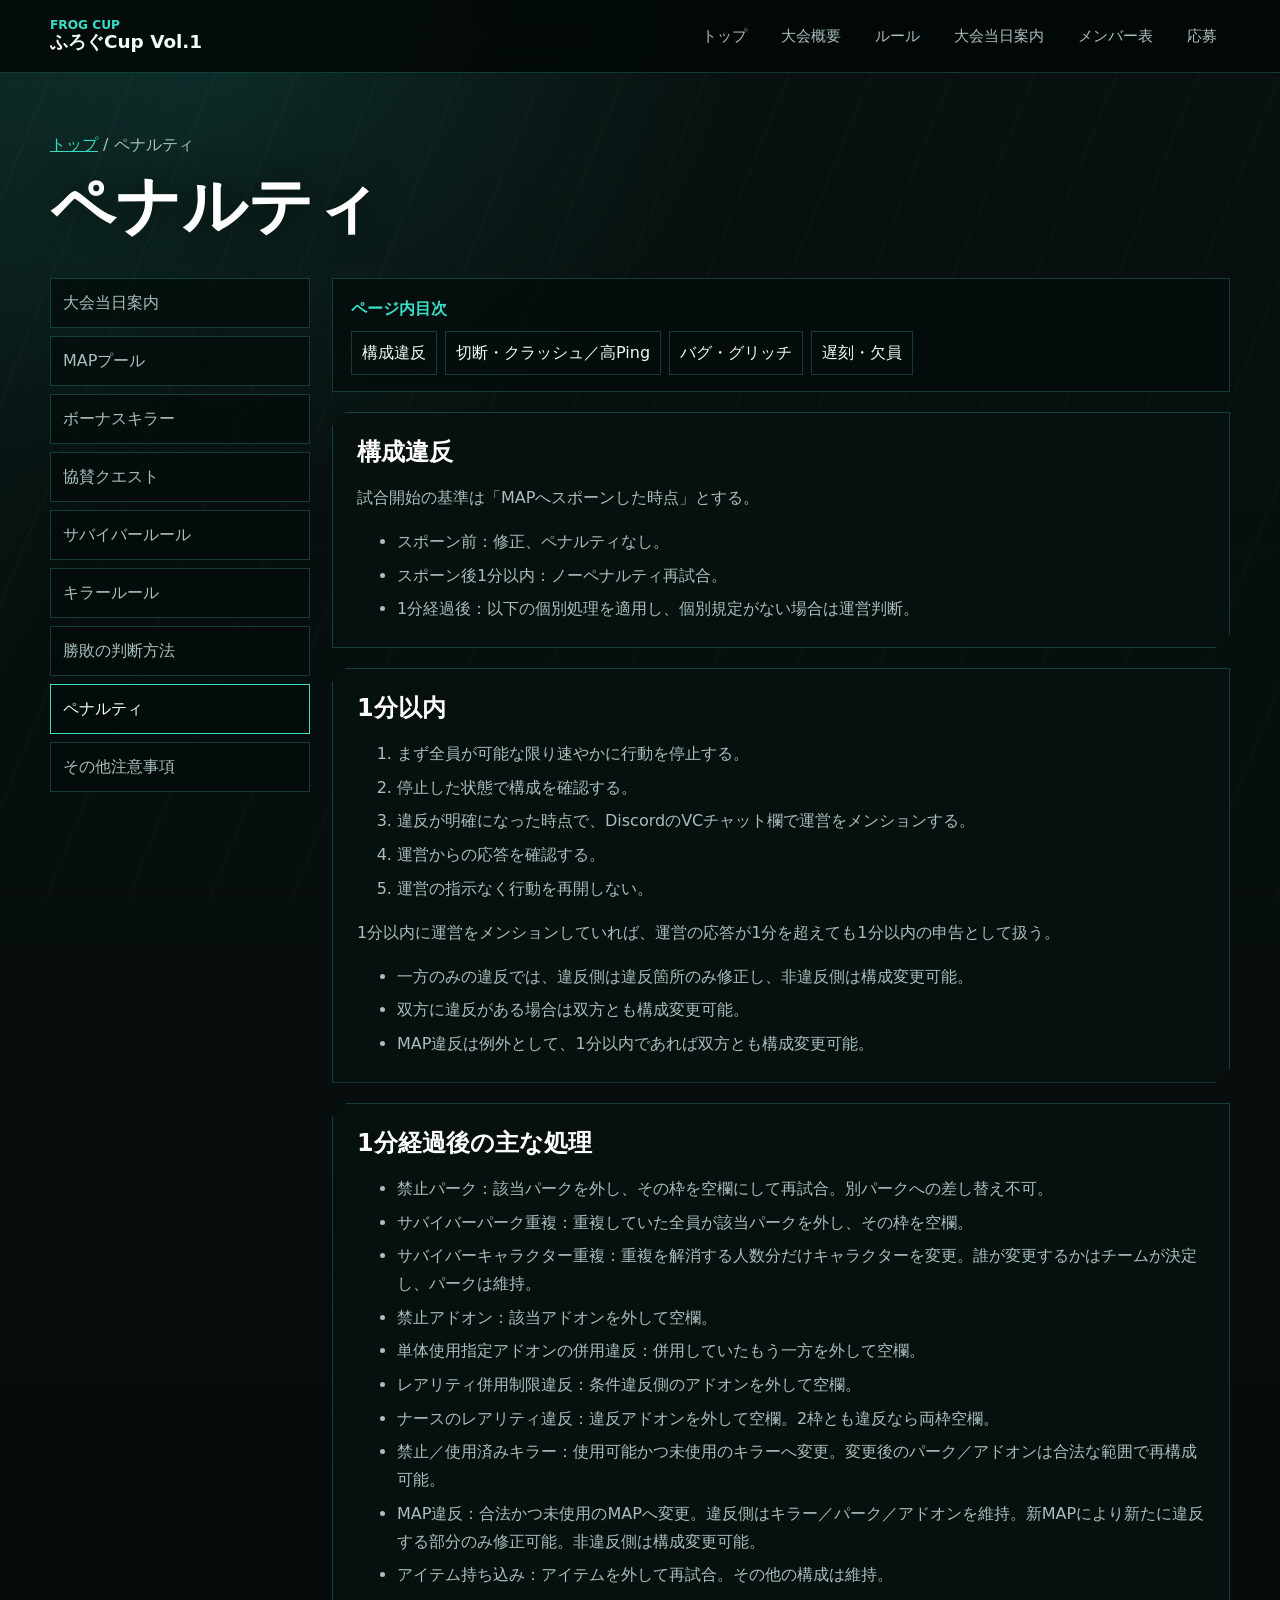
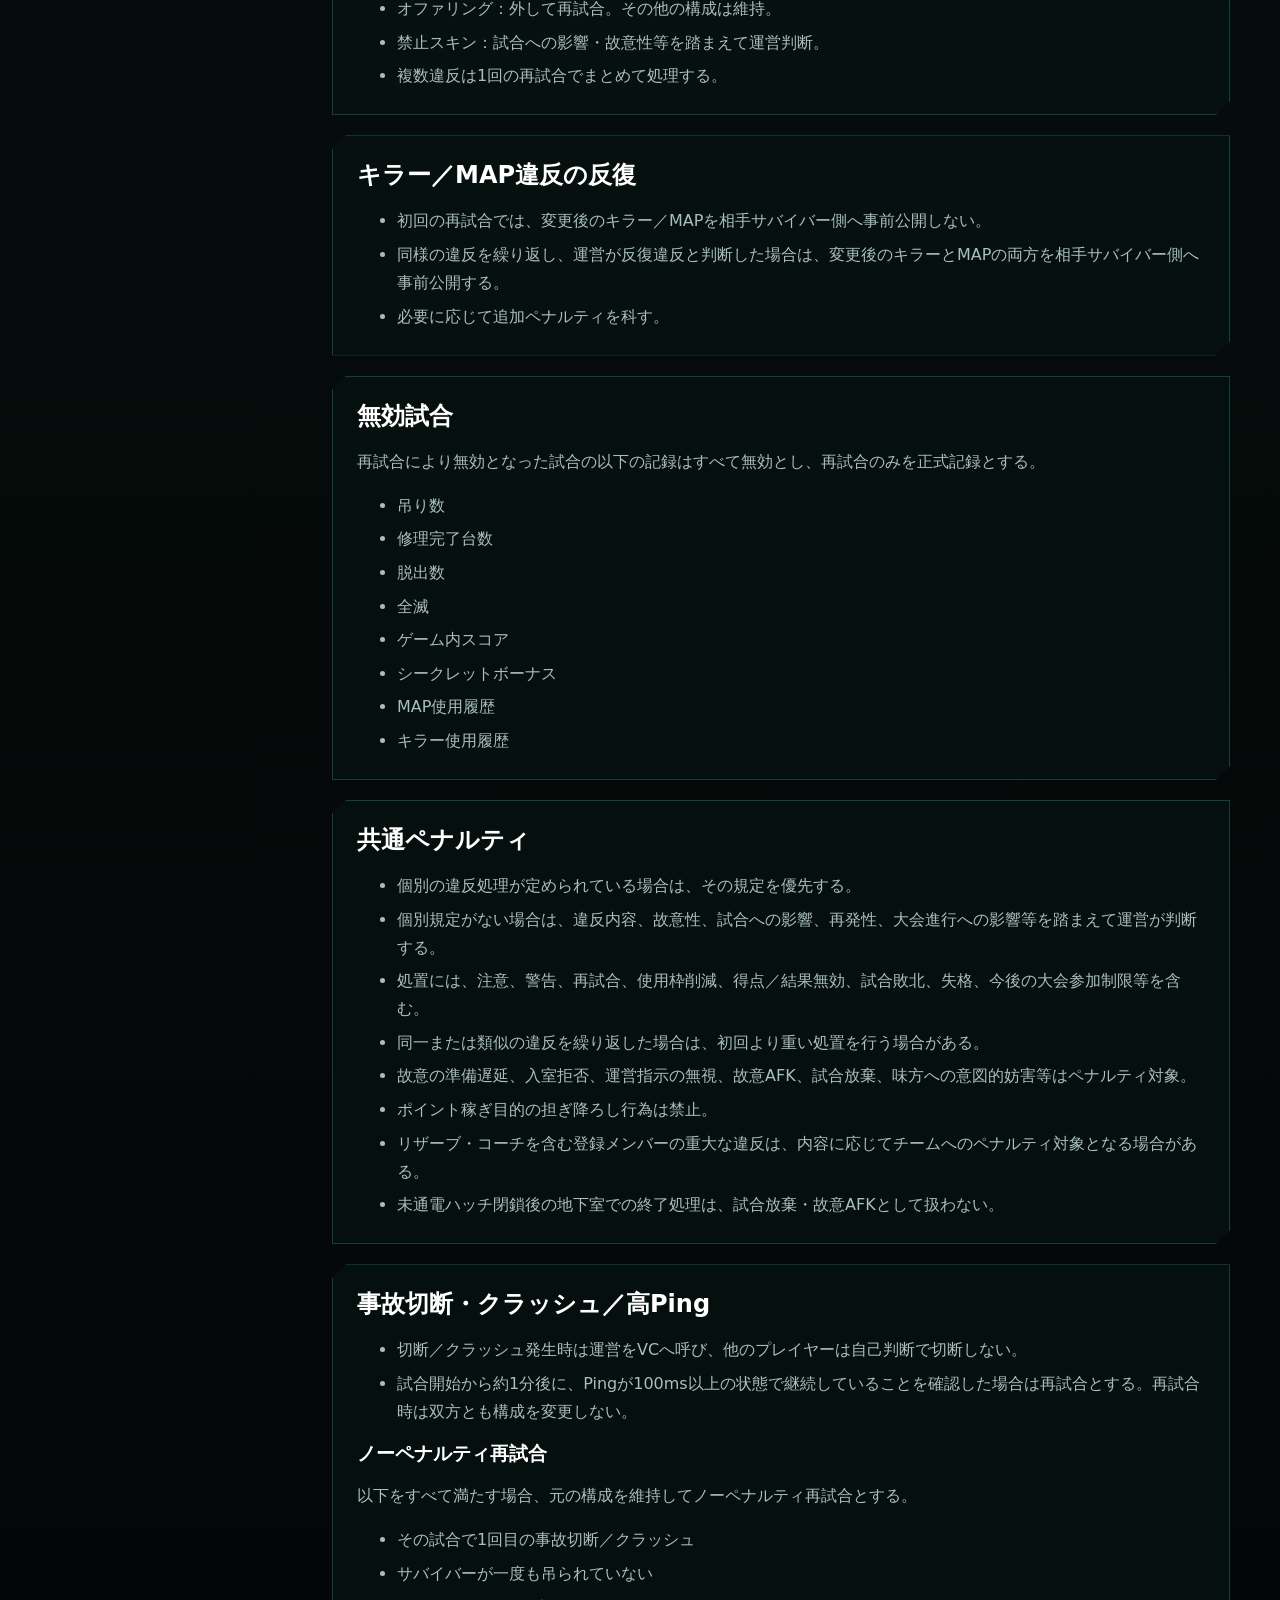
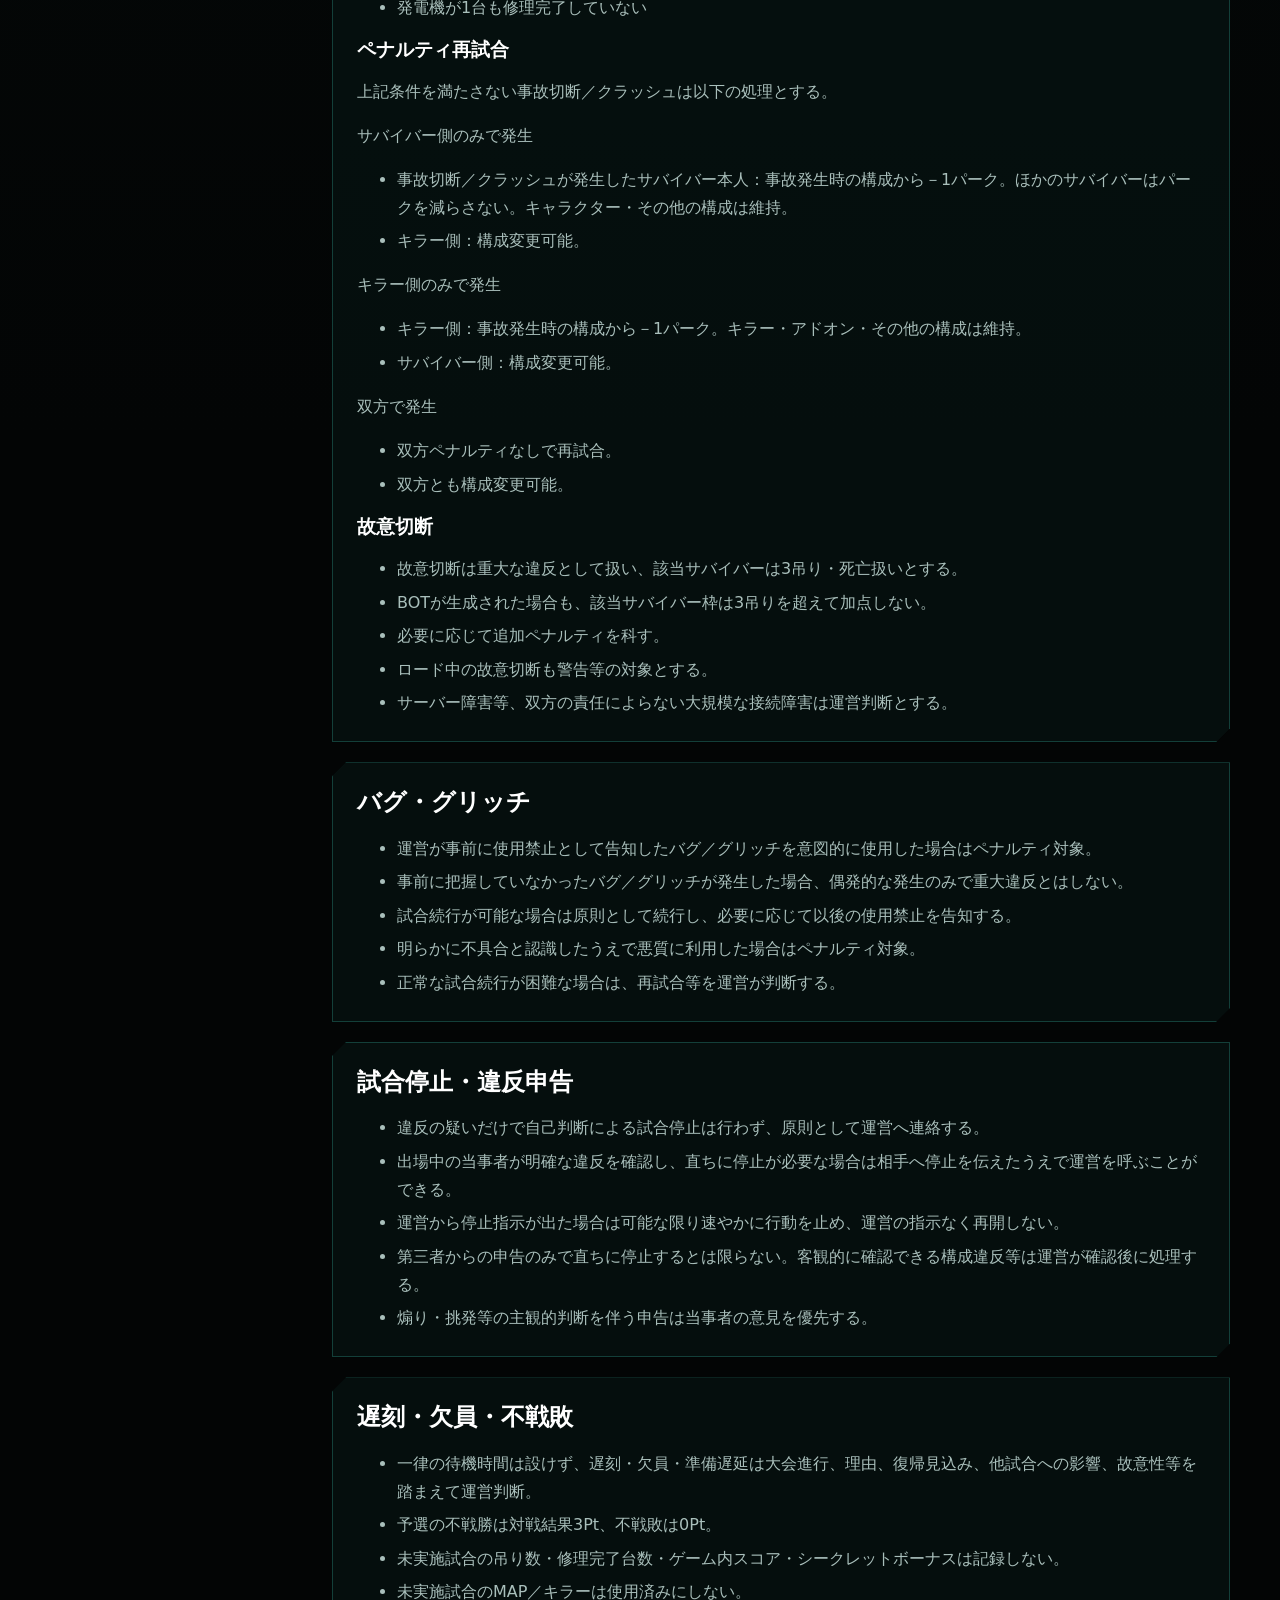
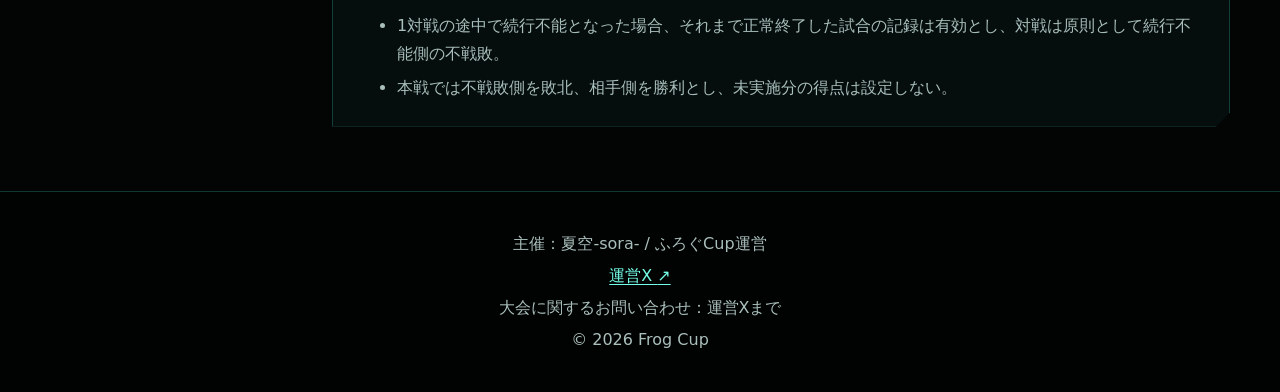
<file: frogcup-vol1/pages/penalties.html>
<!DOCTYPE html>
<html lang="ja">
<head>
  <meta charset="UTF-8">
  <meta name="viewport" content="width=device-width, initial-scale=1.0">
  <title>ペナルティ | ふろぐCup Vol.1</title>
  <meta name="description" content="ふろぐCup Vol.1の構成違反、切断・クラッシュ、高Pingなどの処理を確認できます。">
  <meta property="og:title" content="ペナルティ | ふろぐCup Vol.1">
  <meta property="og:description" content="ふろぐCup Vol.1の構成違反、切断・クラッシュ、高Pingなどの処理を確認できます。">
  <meta property="og:type" content="website">
  <meta property="og:url" content="https://soradbdkkp-lang.github.io/dbd-tournament-site/frogcup-vol1/pages/penalties.html">
  <meta property="og:image" content="https://soradbdkkp-lang.github.io/dbd-tournament-site/frogcup-vol1/assets/images/frogcup-vol1-OGP.png">
  <meta name="twitter:card" content="summary_large_image">
  <meta name="twitter:title" content="ペナルティ | ふろぐCup Vol.1">
  <meta name="twitter:description" content="ふろぐCup Vol.1の構成違反、切断・クラッシュ、高Pingなどの処理を確認できます。">
  <meta name="twitter:image" content="https://soradbdkkp-lang.github.io/dbd-tournament-site/frogcup-vol1/assets/images/frogcup-vol1-OGP.png">
  <link rel="icon" type="image/png" sizes="32x32" href="../assets/images/favicon-32.png">
  <link rel="icon" href="../assets/images/favicon.ico" sizes="any">
  <link rel="apple-touch-icon" sizes="180x180" href="../assets/images/apple-touch-icon.png">
  <link rel="stylesheet" href="../css/style.css">
</head>
<body>
  <header class="site-header"><div class="site-header__inner"><a class="brand" href="../index.html"><span>Frog Cup</span><strong>ふろぐCup Vol.1</strong></a><nav class="site-nav" aria-label="サイトナビゲーション"><a href="../index.html">トップ</a><a href="../index.html#overview">大会概要</a><a href="../index.html#rules">ルール</a><a href="event-guide.html">大会当日案内</a><a href="team-members.html">メンバー表</a><a href="../index.html#entry">応募</a></nav></div></header>
  <main>
    <section class="page-hero"><p class="breadcrumb"><a href="../index.html">トップ</a> / ペナルティ</p><h1>ペナルティ</h1></section>
    <div class="rule-shell">
      <nav class="side-nav" aria-label="ルールページ"><a href="event-guide.html">大会当日案内</a><a href="map-pool.html">MAPプール</a><a href="bonus-killer.html">ボーナスキラー</a><a href="sponsor-quest.html">協賛クエスト</a><a href="survivor-rules.html">サバイバールール</a><a href="killer-rules.html">キラールール</a><a href="win-condition.html">勝敗の判断方法</a><a href="penalties.html" aria-current="page">ペナルティ</a><a href="notes.html">その他注意事項</a></nav>
      <div class="rule-content">
        <nav class="page-toc" aria-label="このページの目次"><strong>ページ内目次</strong><ul><li><a href="#composition-violation">構成違反</a></li><li><a href="#disconnect-crash">切断・クラッシュ／高Ping</a></li><li><a href="#bug-glitch">バグ・グリッチ</a></li><li><a href="#late-absence">遅刻・欠員</a></li></ul></nav>
        <section class="card" id="composition-violation"><h2>構成違反</h2><p>試合開始の基準は「MAPへスポーンした時点」とする。</p><ul><li>スポーン前：修正、ペナルティなし。</li><li>スポーン後1分以内：ノーペナルティ再試合。</li><li>1分経過後：以下の個別処理を適用し、個別規定がない場合は運営判断。</li></ul></section>
        <section class="card"><h2>1分以内</h2><ol><li>まず全員が可能な限り速やかに行動を停止する。</li><li>停止した状態で構成を確認する。</li><li>違反が明確になった時点で、DiscordのVCチャット欄で運営をメンションする。</li><li>運営からの応答を確認する。</li><li>運営の指示なく行動を再開しない。</li></ol><p>1分以内に運営をメンションしていれば、運営の応答が1分を超えても1分以内の申告として扱う。</p><ul><li>一方のみの違反では、違反側は違反箇所のみ修正し、非違反側は構成変更可能。</li><li>双方に違反がある場合は双方とも構成変更可能。</li><li>MAP違反は例外として、1分以内であれば双方とも構成変更可能。</li></ul></section>
        <section class="card"><h2>1分経過後の主な処理</h2><ul><li>禁止パーク：該当パークを外し、その枠を空欄にして再試合。別パークへの差し替え不可。</li><li>サバイバーパーク重複：重複していた全員が該当パークを外し、その枠を空欄。</li><li>サバイバーキャラクター重複：重複を解消する人数分だけキャラクターを変更。誰が変更するかはチームが決定し、パークは維持。</li><li>禁止アドオン：該当アドオンを外して空欄。</li><li>単体使用指定アドオンの併用違反：併用していたもう一方を外して空欄。</li><li>レアリティ併用制限違反：条件違反側のアドオンを外して空欄。</li><li>ナースのレアリティ違反：違反アドオンを外して空欄。2枠とも違反なら両枠空欄。</li><li>禁止／使用済みキラー：使用可能かつ未使用のキラーへ変更。変更後のパーク／アドオンは合法な範囲で再構成可能。</li><li>MAP違反：合法かつ未使用のMAPへ変更。違反側はキラー／パーク／アドオンを維持。新MAPにより新たに違反する部分のみ修正可能。非違反側は構成変更可能。</li><li>アイテム持ち込み：アイテムを外して再試合。その他の構成は維持。</li><li>オファリング：外して再試合。その他の構成は維持。</li><li>禁止スキン：試合への影響・故意性等を踏まえて運営判断。</li><li>複数違反は1回の再試合でまとめて処理する。</li></ul></section>
        <section class="card"><h2>キラー／MAP違反の反復</h2><ul><li>初回の再試合では、変更後のキラー／MAPを相手サバイバー側へ事前公開しない。</li><li>同様の違反を繰り返し、運営が反復違反と判断した場合は、変更後のキラーとMAPの両方を相手サバイバー側へ事前公開する。</li><li>必要に応じて追加ペナルティを科す。</li></ul></section>
        <section class="card"><h2>無効試合</h2><p>再試合により無効となった試合の以下の記録はすべて無効とし、再試合のみを正式記録とする。</p><ul><li>吊り数</li><li>修理完了台数</li><li>脱出数</li><li>全滅</li><li>ゲーム内スコア</li><li>シークレットボーナス</li><li>MAP使用履歴</li><li>キラー使用履歴</li></ul></section>
        <section class="card"><h2>共通ペナルティ</h2><ul><li>個別の違反処理が定められている場合は、その規定を優先する。</li><li>個別規定がない場合は、違反内容、故意性、試合への影響、再発性、大会進行への影響等を踏まえて運営が判断する。</li><li>処置には、注意、警告、再試合、使用枠削減、得点／結果無効、試合敗北、失格、今後の大会参加制限等を含む。</li><li>同一または類似の違反を繰り返した場合は、初回より重い処置を行う場合がある。</li><li>故意の準備遅延、入室拒否、運営指示の無視、故意AFK、試合放棄、味方への意図的妨害等はペナルティ対象。</li><li>ポイント稼ぎ目的の担ぎ降ろし行為は禁止。</li><li>リザーブ・コーチを含む登録メンバーの重大な違反は、内容に応じてチームへのペナルティ対象となる場合がある。</li><li>未通電ハッチ閉鎖後の地下室での終了処理は、試合放棄・故意AFKとして扱わない。</li></ul></section>
        <section class="card" id="disconnect-crash"><h2>事故切断・クラッシュ／高Ping</h2><ul><li>切断／クラッシュ発生時は運営をVCへ呼び、他のプレイヤーは自己判断で切断しない。</li><li>試合開始から約1分後に、Pingが100ms以上の状態で継続していることを確認した場合は再試合とする。再試合時は双方とも構成を変更しない。</li></ul><h3>ノーペナルティ再試合</h3><p>以下をすべて満たす場合、元の構成を維持してノーペナルティ再試合とする。</p><ul><li>その試合で1回目の事故切断／クラッシュ</li><li>サバイバーが一度も吊られていない</li><li>発電機が1台も修理完了していない</li></ul><h3>ペナルティ再試合</h3><p>上記条件を満たさない事故切断／クラッシュは以下の処理とする。</p><p>サバイバー側のみで発生</p><ul><li>事故切断／クラッシュが発生したサバイバー本人：事故発生時の構成から－1パーク。ほかのサバイバーはパークを減らさない。キャラクター・その他の構成は維持。</li><li>キラー側：構成変更可能。</li></ul><p>キラー側のみで発生</p><ul><li>キラー側：事故発生時の構成から－1パーク。キラー・アドオン・その他の構成は維持。</li><li>サバイバー側：構成変更可能。</li></ul><p>双方で発生</p><ul><li>双方ペナルティなしで再試合。</li><li>双方とも構成変更可能。</li></ul><h3>故意切断</h3><ul><li>故意切断は重大な違反として扱い、該当サバイバーは3吊り・死亡扱いとする。</li><li>BOTが生成された場合も、該当サバイバー枠は3吊りを超えて加点しない。</li><li>必要に応じて追加ペナルティを科す。</li><li>ロード中の故意切断も警告等の対象とする。</li><li>サーバー障害等、双方の責任によらない大規模な接続障害は運営判断とする。</li></ul></section>
        <section class="card" id="bug-glitch"><h2>バグ・グリッチ</h2><ul><li>運営が事前に使用禁止として告知したバグ／グリッチを意図的に使用した場合はペナルティ対象。</li><li>事前に把握していなかったバグ／グリッチが発生した場合、偶発的な発生のみで重大違反とはしない。</li><li>試合続行が可能な場合は原則として続行し、必要に応じて以後の使用禁止を告知する。</li><li>明らかに不具合と認識したうえで悪質に利用した場合はペナルティ対象。</li><li>正常な試合続行が困難な場合は、再試合等を運営が判断する。</li></ul></section>
        <section class="card"><h2>試合停止・違反申告</h2><ul><li>違反の疑いだけで自己判断による試合停止は行わず、原則として運営へ連絡する。</li><li>出場中の当事者が明確な違反を確認し、直ちに停止が必要な場合は相手へ停止を伝えたうえで運営を呼ぶことができる。</li><li>運営から停止指示が出た場合は可能な限り速やかに行動を止め、運営の指示なく再開しない。</li><li>第三者からの申告のみで直ちに停止するとは限らない。客観的に確認できる構成違反等は運営が確認後に処理する。</li><li>煽り・挑発等の主観的判断を伴う申告は当事者の意見を優先する。</li></ul></section>
        <section class="card" id="late-absence"><h2>遅刻・欠員・不戦敗</h2><ul><li>一律の待機時間は設けず、遅刻・欠員・準備遅延は大会進行、理由、復帰見込み、他試合への影響、故意性等を踏まえて運営判断。</li><li>予選の不戦勝は対戦結果3Pt、不戦敗は0Pt。</li><li>未実施試合の吊り数・修理完了台数・ゲーム内スコア・シークレットボーナスは記録しない。</li><li>未実施試合のMAP／キラーは使用済みにしない。</li><li>1対戦の途中で続行不能となった場合、それまで正常終了した試合の記録は有効とし、対戦は原則として続行不能側の不戦敗。</li><li>本戦では不戦敗側を敗北、相手側を勝利とし、未実施分の得点は設定しない。</li></ul></section>
      </div>
    </div>
  </main>
  <footer class="site-footer"><p>主催：夏空-sora- / ふろぐCup運営</p><p><a href="https://x.com/sora_kkp_game?s=11" target="_blank" rel="noopener noreferrer">運営X <span aria-hidden="true">↗</span></a></p><p>大会に関するお問い合わせ：運営Xまで</p><p>&copy; 2026 Frog Cup</p></footer>
</body>
</html>
</file>
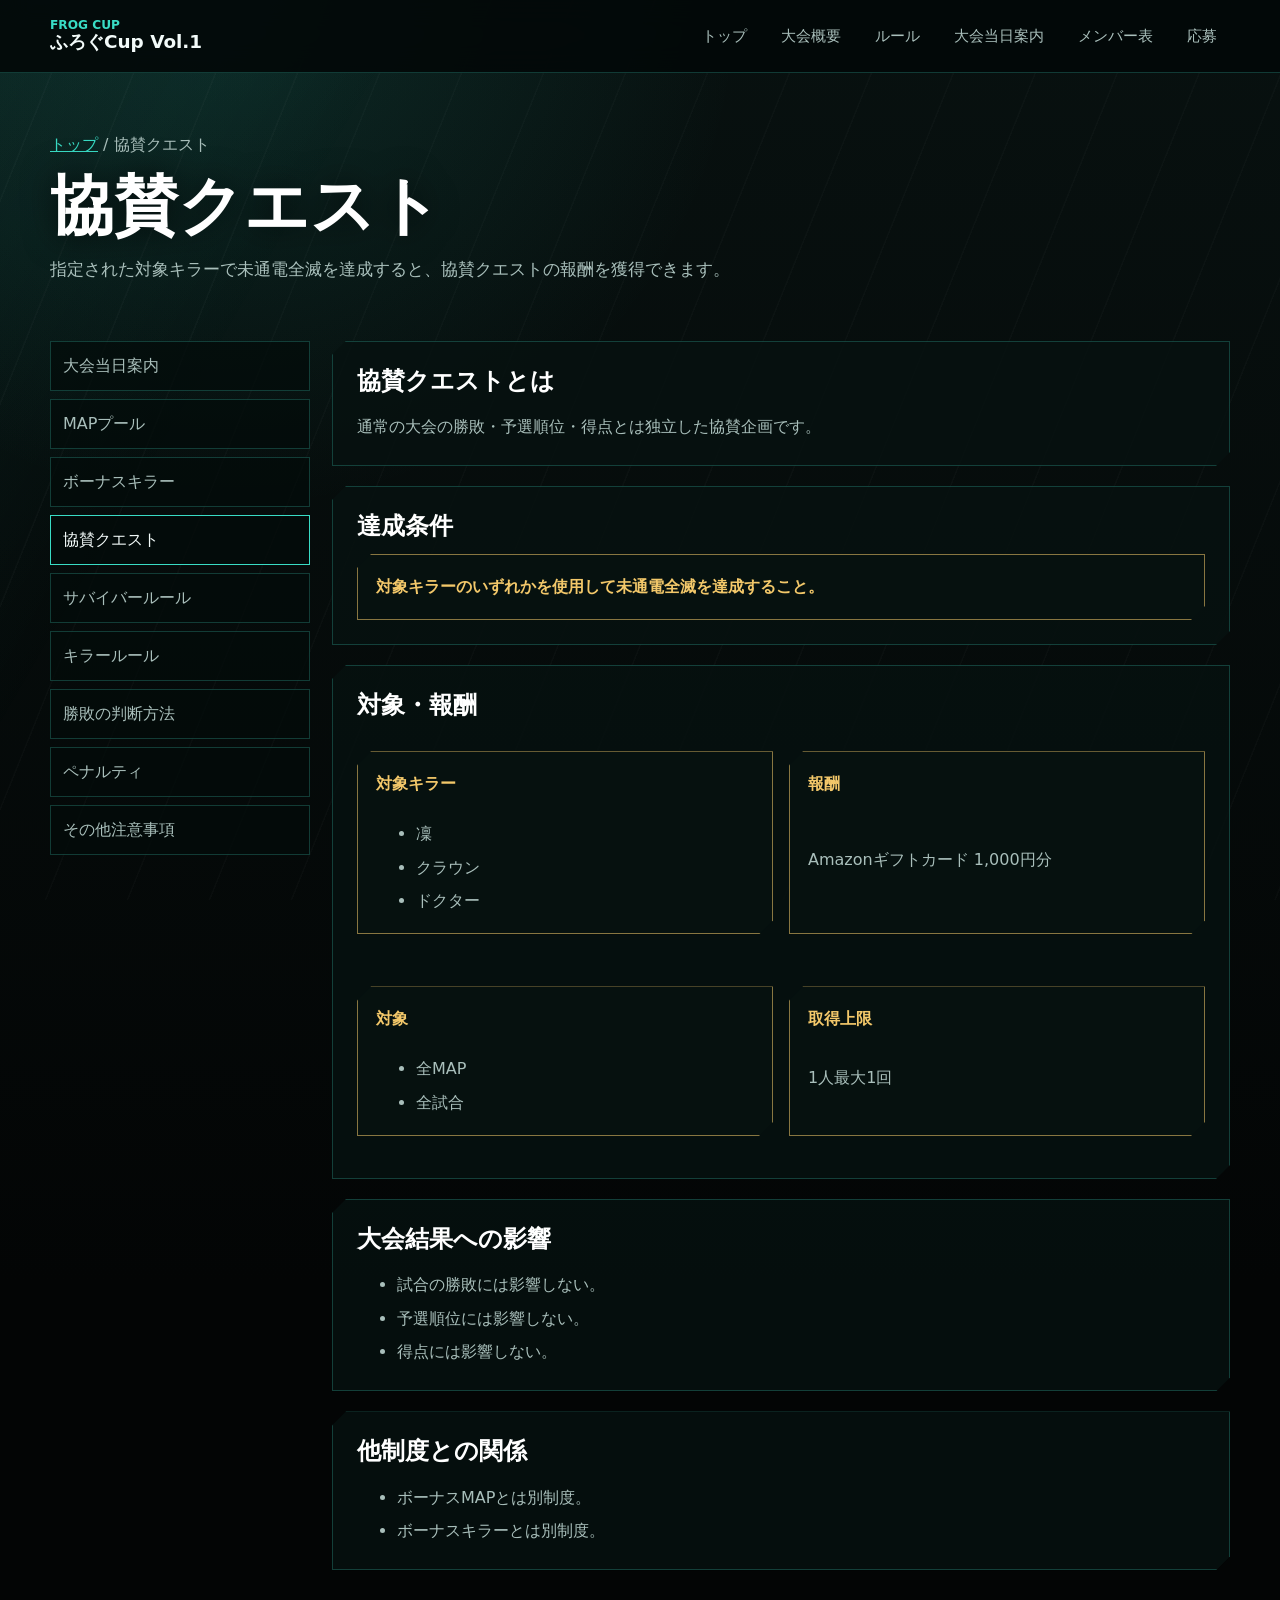
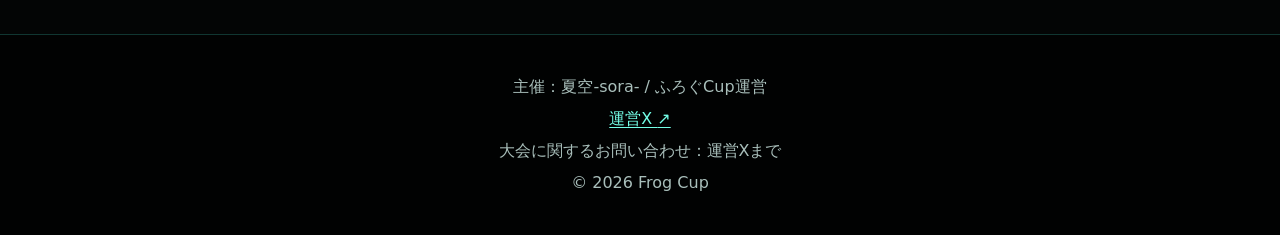
<file: frogcup-vol1/pages/sponsor-quest.html>
<!DOCTYPE html>
<html lang="ja">
<head>
  <meta charset="UTF-8">
  <meta name="viewport" content="width=device-width, initial-scale=1.0">
  <title>協賛クエスト | ふろぐCup Vol.1</title>
  <meta name="description" content="ふろぐCup Vol.1の協賛クエストの達成条件、対象キラー、報酬、適用範囲を確認できます。">
  <meta property="og:title" content="協賛クエスト | ふろぐCup Vol.1">
  <meta property="og:description" content="ふろぐCup Vol.1の協賛クエストの達成条件、対象キラー、報酬、適用範囲を確認できます。">
  <meta property="og:type" content="website">
  <meta property="og:url" content="https://soradbdkkp-lang.github.io/dbd-tournament-site/frogcup-vol1/pages/sponsor-quest.html">
  <meta property="og:image" content="https://soradbdkkp-lang.github.io/dbd-tournament-site/frogcup-vol1/assets/images/frogcup-vol1-OGP.png">
  <meta name="twitter:card" content="summary_large_image">
  <meta name="twitter:title" content="協賛クエスト | ふろぐCup Vol.1">
  <meta name="twitter:description" content="ふろぐCup Vol.1の協賛クエストの達成条件、対象キラー、報酬、適用範囲を確認できます。">
  <meta name="twitter:image" content="https://soradbdkkp-lang.github.io/dbd-tournament-site/frogcup-vol1/assets/images/frogcup-vol1-OGP.png">
  <link rel="icon" type="image/png" sizes="32x32" href="../assets/images/favicon-32.png">
  <link rel="icon" href="../assets/images/favicon.ico" sizes="any">
  <link rel="apple-touch-icon" sizes="180x180" href="../assets/images/apple-touch-icon.png">
  <link rel="stylesheet" href="../css/style.css">
</head>
<body>
  <header class="site-header"><div class="site-header__inner"><a class="brand" href="../index.html"><span>Frog Cup</span><strong>ふろぐCup Vol.1</strong></a><nav class="site-nav" aria-label="サイトナビゲーション"><a href="../index.html">トップ</a><a href="../index.html#overview">大会概要</a><a href="../index.html#rules">ルール</a><a href="event-guide.html">大会当日案内</a><a href="team-members.html">メンバー表</a><a href="../index.html#entry">応募</a></nav></div></header>
  <main>
    <section class="page-hero">
      <p class="breadcrumb"><a href="../index.html">トップ</a> / 協賛クエスト</p>
      <h1>協賛クエスト</h1>
      <p class="page-lead">指定された対象キラーで未通電全滅を達成すると、協賛クエストの報酬を獲得できます。</p>
    </section>
    <div class="rule-shell">
      <nav class="side-nav" aria-label="ルールページ"><a href="event-guide.html">大会当日案内</a><a href="map-pool.html">MAPプール</a><a href="bonus-killer.html">ボーナスキラー</a><a href="sponsor-quest.html" aria-current="page">協賛クエスト</a><a href="survivor-rules.html">サバイバールール</a><a href="killer-rules.html">キラールール</a><a href="win-condition.html">勝敗の判断方法</a><a href="penalties.html">ペナルティ</a><a href="notes.html">その他注意事項</a></nav>
      <div class="rule-content">
        <section class="card">
          <h2>協賛クエストとは</h2>
          <p>通常の大会の勝敗・予選順位・得点とは独立した協賛企画です。</p>
        </section>
        <section class="card">
          <h2>達成条件</h2>
          <div class="notice-box">
            <strong>対象キラーのいずれかを使用して未通電全滅を達成すること。</strong>
          </div>
        </section>
        <section class="card">
          <h2>対象・報酬</h2>
          <div class="data-grid">
            <article class="notice-box notice-box--compact">
              <strong>対象キラー</strong>
              <ul>
                <li>凜</li>
                <li>クラウン</li>
                <li>ドクター</li>
              </ul>
            </article>
            <article class="notice-box notice-box--compact">
              <strong>報酬</strong>
              <p>Amazonギフトカード 1,000円分</p>
            </article>
            <article class="notice-box notice-box--compact">
              <strong>対象</strong>
              <ul>
                <li>全MAP</li>
                <li>全試合</li>
              </ul>
            </article>
            <article class="notice-box notice-box--compact">
              <strong>取得上限</strong>
              <p>1人最大1回</p>
            </article>
          </div>
        </section>
        <section class="card">
          <h2>大会結果への影響</h2>
          <ul>
            <li>試合の勝敗には影響しない。</li>
            <li>予選順位には影響しない。</li>
            <li>得点には影響しない。</li>
          </ul>
        </section>
        <section class="card">
          <h2>他制度との関係</h2>
          <ul>
            <li>ボーナスMAPとは別制度。</li>
            <li>ボーナスキラーとは別制度。</li>
          </ul>
        </section>
      </div>
    </div>
  </main>
  <footer class="site-footer"><p>主催：夏空-sora- / ふろぐCup運営</p><p><a href="https://x.com/sora_kkp_game?s=11" target="_blank" rel="noopener noreferrer">運営X <span aria-hidden="true">↗</span></a></p><p>大会に関するお問い合わせ：運営Xまで</p><p>&copy; 2026 Frog Cup</p></footer>
</body>
</html>
</file>
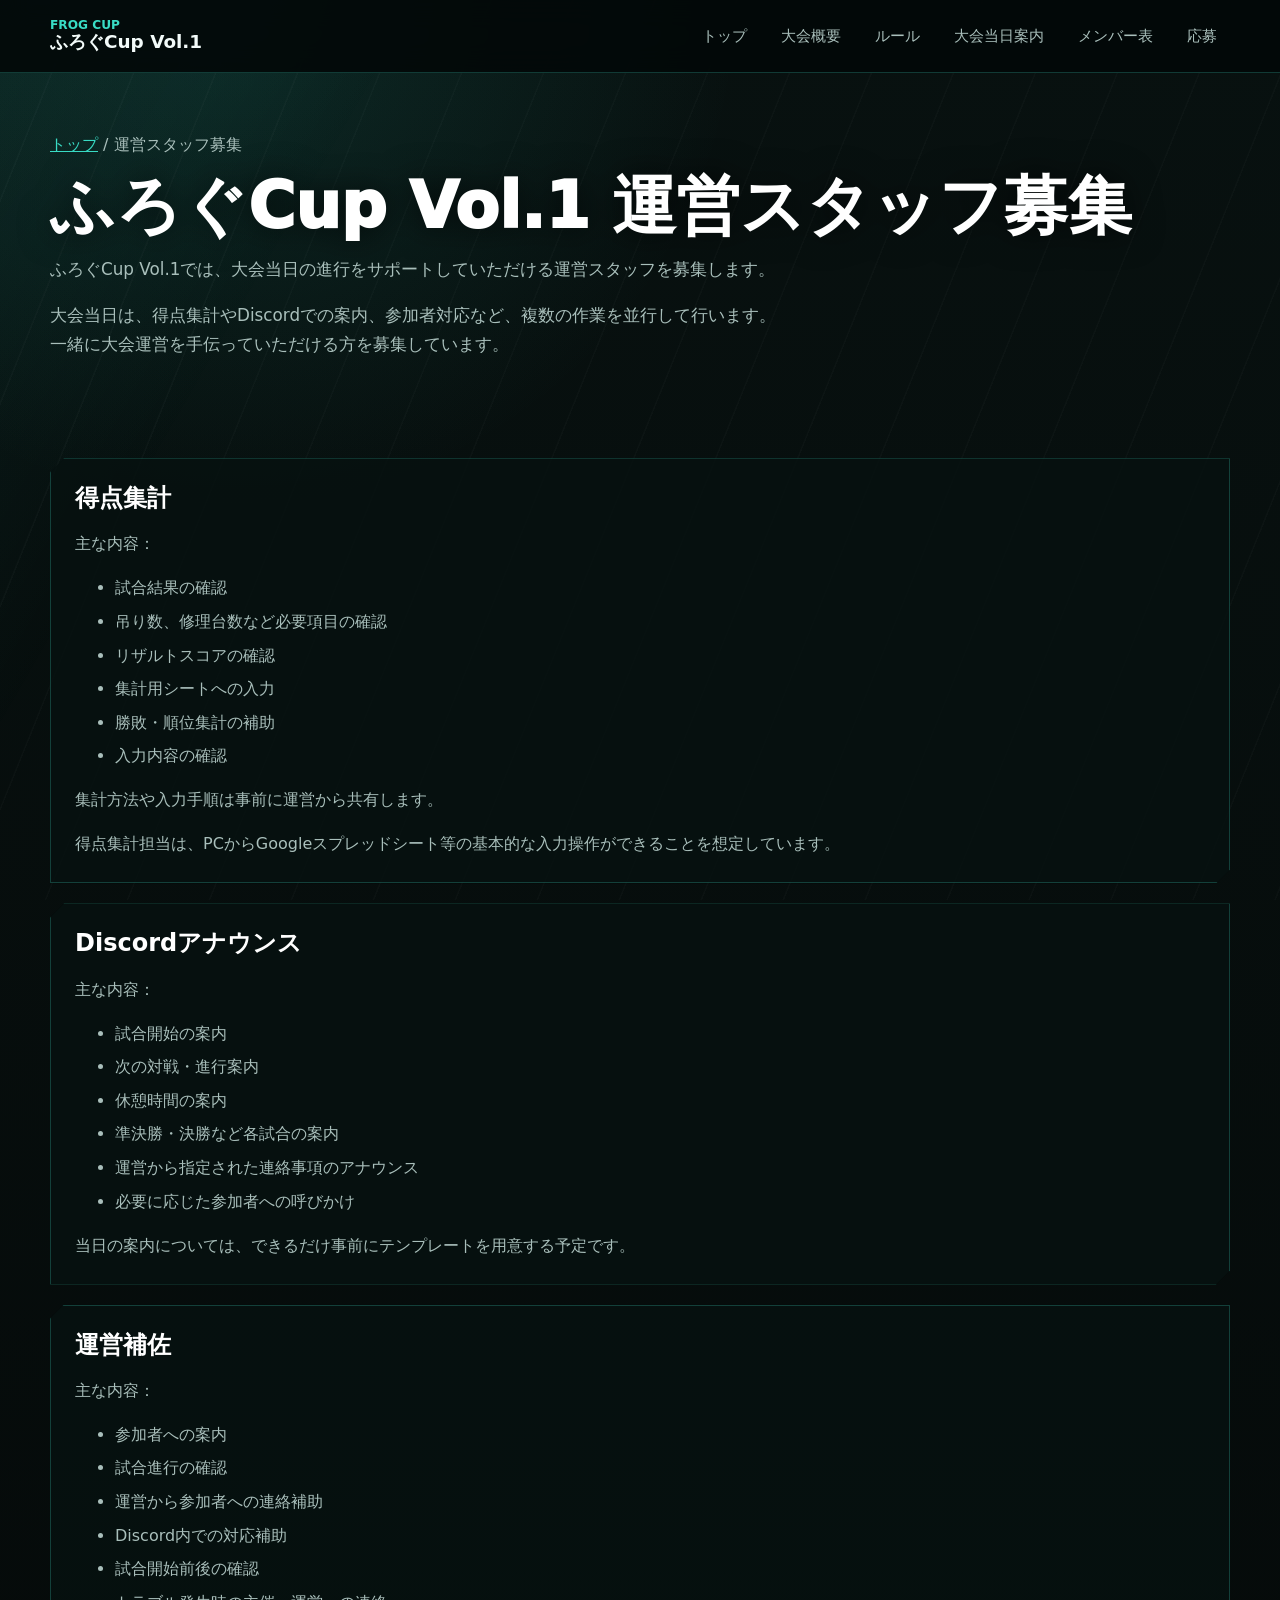
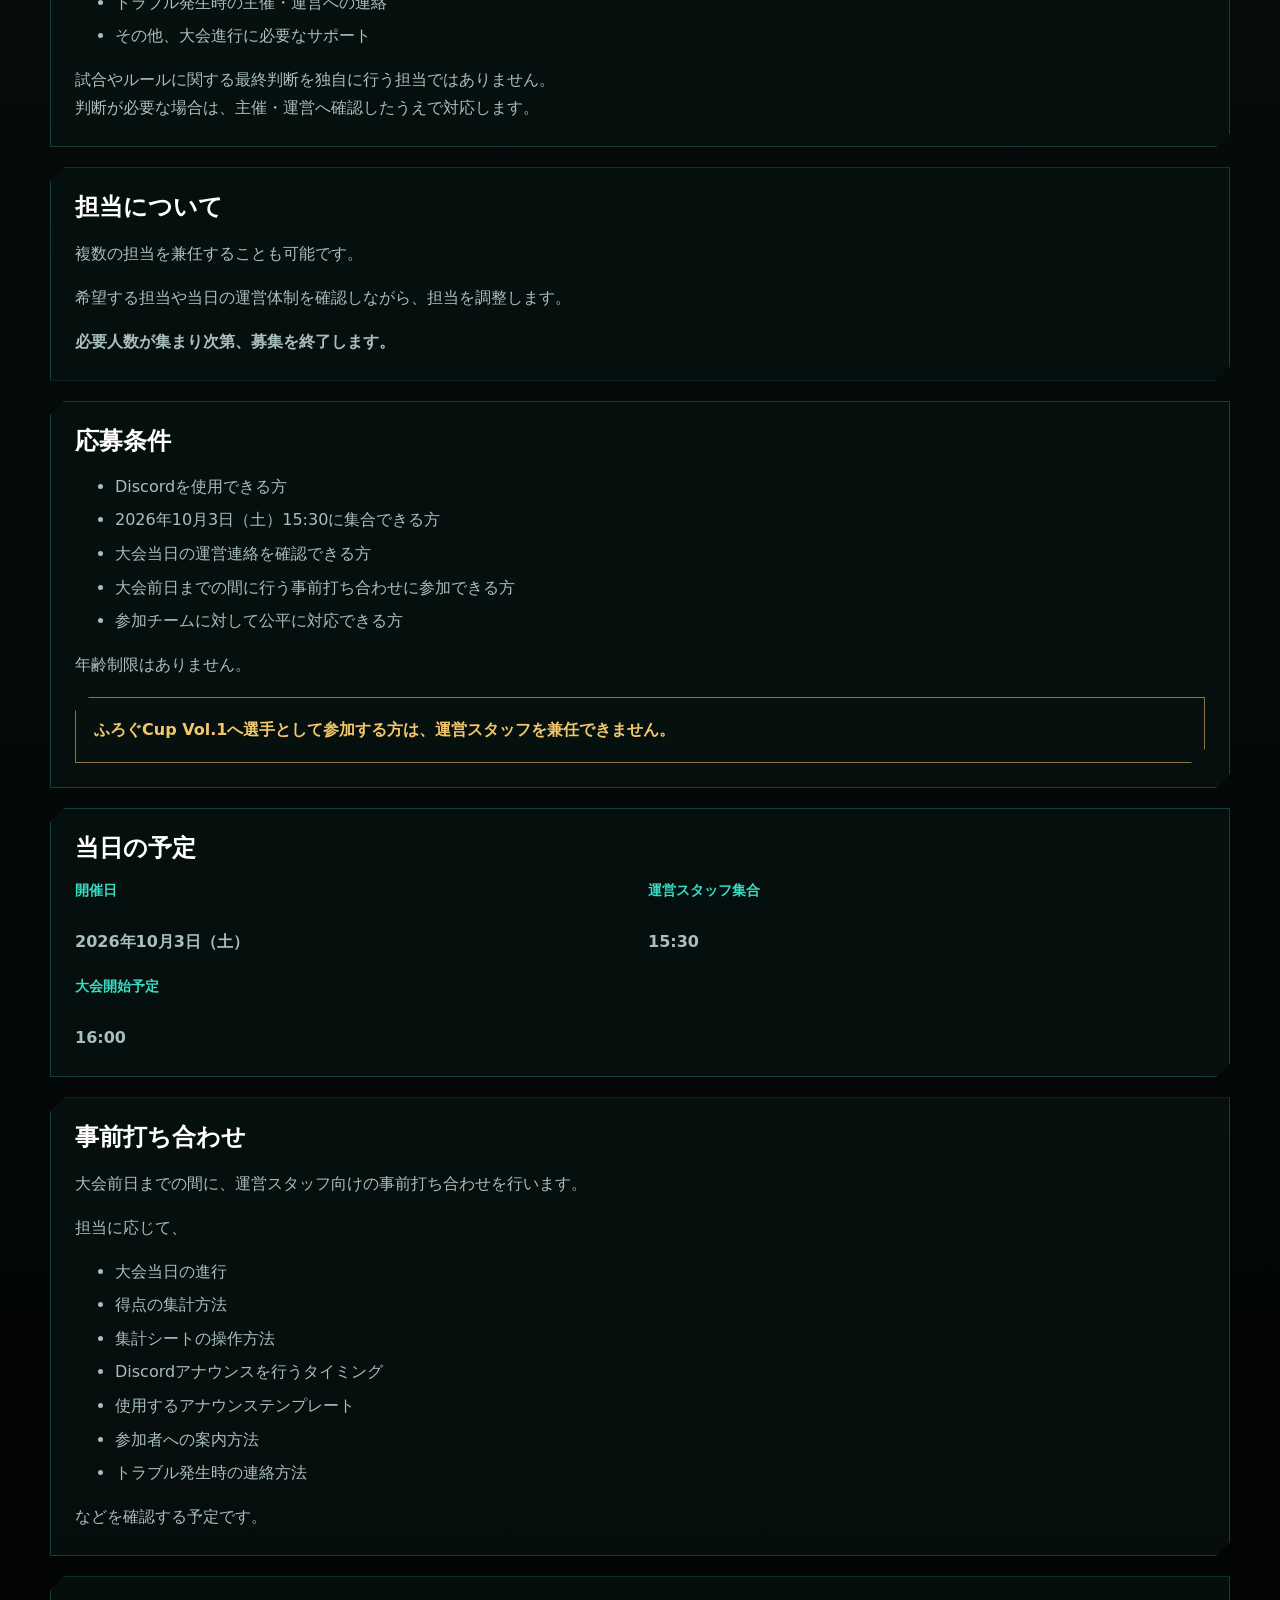
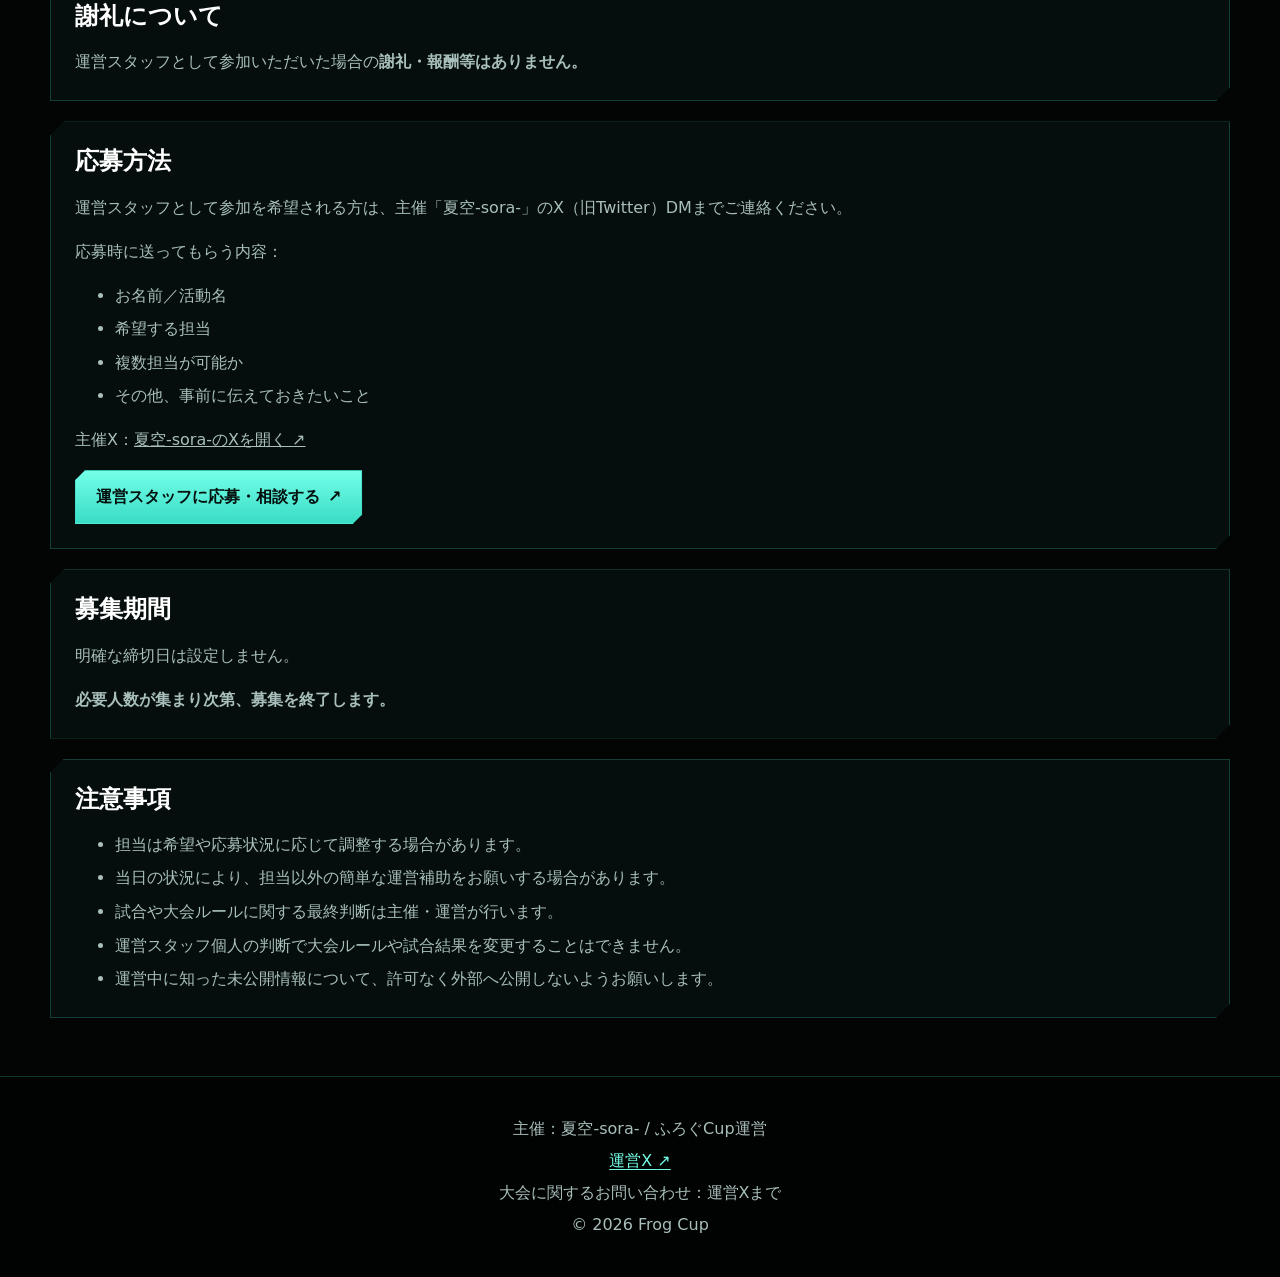
<file: frogcup-vol1/pages/staff-recruitment.html>
<!DOCTYPE html>
<html lang="ja">
<head>
  <meta charset="UTF-8">
  <meta name="viewport" content="width=device-width, initial-scale=1.0">
  <title>ふろぐCup Vol.1 運営スタッフ募集</title>
  <meta name="description" content="ふろぐCup Vol.1の運営スタッフ募集情報です。得点集計、Discordアナウンス、運営補佐の内容や応募条件を案内します。">
  <meta property="og:title" content="ふろぐCup Vol.1 運営スタッフ募集">
  <meta property="og:description" content="ふろぐCup Vol.1の運営スタッフ募集情報です。得点集計、Discordアナウンス、運営補佐の内容や応募条件を案内します。">
  <meta property="og:type" content="website">
  <meta property="og:url" content="https://soradbdkkp-lang.github.io/dbd-tournament-site/frogcup-vol1/pages/staff-recruitment.html">
  <meta property="og:image" content="https://soradbdkkp-lang.github.io/dbd-tournament-site/frogcup-vol1/assets/images/frogcup-vol1-OGP.png">
  <meta name="twitter:card" content="summary_large_image">
  <meta name="twitter:title" content="ふろぐCup Vol.1 運営スタッフ募集">
  <meta name="twitter:description" content="ふろぐCup Vol.1の運営スタッフ募集情報です。得点集計、Discordアナウンス、運営補佐の内容や応募条件を案内します。">
  <meta name="twitter:image" content="https://soradbdkkp-lang.github.io/dbd-tournament-site/frogcup-vol1/assets/images/frogcup-vol1-OGP.png">
  <link rel="icon" type="image/png" sizes="32x32" href="../assets/images/favicon-32.png">
  <link rel="icon" href="../assets/images/favicon.ico" sizes="any">
  <link rel="apple-touch-icon" sizes="180x180" href="../assets/images/apple-touch-icon.png">
  <link rel="stylesheet" href="../css/style.css">
</head>
<body>
  <header class="site-header"><div class="site-header__inner"><a class="brand" href="../index.html"><span>Frog Cup</span><strong>ふろぐCup Vol.1</strong></a><nav class="site-nav" aria-label="サイトナビゲーション"><a href="../index.html">トップ</a><a href="../index.html#overview">大会概要</a><a href="../index.html#rules">ルール</a><a href="event-guide.html">大会当日案内</a><a href="team-members.html">メンバー表</a><a href="../index.html#entry">応募</a></nav></div></header>
  <main>
    <section class="page-hero">
      <p class="breadcrumb"><a href="../index.html">トップ</a> / 運営スタッフ募集</p>
      <h1>ふろぐCup Vol.1 運営スタッフ募集</h1>
      <p class="page-lead">ふろぐCup Vol.1では、大会当日の進行をサポートしていただける運営スタッフを募集します。</p>
      <p class="page-lead">大会当日は、得点集計やDiscordでの案内、参加者対応など、複数の作業を並行して行います。<br>一緒に大会運営を手伝っていただける方を募集しています。</p>
    </section>
    <div class="section rule-content">
      <section class="card" id="scorekeeping">
        <h2>得点集計</h2><p>主な内容：</p>
        <ul><li>試合結果の確認</li><li>吊り数、修理台数など必要項目の確認</li><li>リザルトスコアの確認</li><li>集計用シートへの入力</li><li>勝敗・順位集計の補助</li><li>入力内容の確認</li></ul>
        <p>集計方法や入力手順は事前に運営から共有します。</p>
        <p>得点集計担当は、PCからGoogleスプレッドシート等の基本的な入力操作ができることを想定しています。</p>
      </section>
      <section class="card" id="discord-announcements">
        <h2>Discordアナウンス</h2><p>主な内容：</p>
        <ul><li>試合開始の案内</li><li>次の対戦・進行案内</li><li>休憩時間の案内</li><li>準決勝・決勝など各試合の案内</li><li>運営から指定された連絡事項のアナウンス</li><li>必要に応じた参加者への呼びかけ</li></ul>
        <p>当日の案内については、できるだけ事前にテンプレートを用意する予定です。</p>
      </section>
      <section class="card" id="operations-support">
        <h2>運営補佐</h2><p>主な内容：</p>
        <ul><li>参加者への案内</li><li>試合進行の確認</li><li>運営から参加者への連絡補助</li><li>Discord内での対応補助</li><li>試合開始前後の確認</li><li>トラブル発生時の主催・運営への連絡</li><li>その他、大会進行に必要なサポート</li></ul>
        <p>試合やルールに関する最終判断を独自に行う担当ではありません。<br>判断が必要な場合は、主催・運営へ確認したうえで対応します。</p>
      </section>
      <section class="card">
        <h2>担当について</h2><p>複数の担当を兼任することも可能です。</p><p>希望する担当や当日の運営体制を確認しながら、担当を調整します。</p><p><strong>必要人数が集まり次第、募集を終了します。</strong></p>
      </section>
      <section class="card" id="requirements">
        <h2>応募条件</h2>
        <ul><li>Discordを使用できる方</li><li>2026年10月3日（土）15:30に集合できる方</li><li>大会当日の運営連絡を確認できる方</li><li>大会前日までの間に行う事前打ち合わせに参加できる方</li><li>参加チームに対して公平に対応できる方</li></ul>
        <p>年齢制限はありません。</p><div class="notice-box notice-box--compact"><strong>ふろぐCup Vol.1へ選手として参加する方は、運営スタッフを兼任できません。</strong></div>
      </section>
      <section class="card" id="schedule">
        <h2>当日の予定</h2>
        <div class="data-grid"><div><span class="meta">開催日</span><p><strong>2026年10月3日（土）</strong></p></div><div><span class="meta">運営スタッフ集合</span><p><strong>15:30</strong></p></div><div><span class="meta">大会開始予定</span><p><strong>16:00</strong></p></div></div>
      </section>
      <section class="card">
        <h2>事前打ち合わせ</h2><p>大会前日までの間に、運営スタッフ向けの事前打ち合わせを行います。</p><p>担当に応じて、</p>
        <ul><li>大会当日の進行</li><li>得点の集計方法</li><li>集計シートの操作方法</li><li>Discordアナウンスを行うタイミング</li><li>使用するアナウンステンプレート</li><li>参加者への案内方法</li><li>トラブル発生時の連絡方法</li></ul><p>などを確認する予定です。</p>
      </section>
      <section class="card"><h2>謝礼について</h2><p>運営スタッフとして参加いただいた場合の<strong>謝礼・報酬等はありません。</strong></p></section>
      <section class="card" id="application">
        <h2>応募方法</h2><p>運営スタッフとして参加を希望される方は、主催「夏空-sora-」のX（旧Twitter）DMまでご連絡ください。</p><p>応募時に送ってもらう内容：</p>
        <ul><li>お名前／活動名</li><li>希望する担当</li><li>複数担当が可能か</li><li>その他、事前に伝えておきたいこと</li></ul>
        <p>主催X：<a href="https://x.com/sora_kkp_game?s=11" target="_blank" rel="noopener noreferrer">夏空-sora-のXを開く <span aria-hidden="true">↗</span></a></p>
        <a class="button button--external" href="https://x.com/sora_kkp_game?s=11" target="_blank" rel="noopener noreferrer">運営スタッフに応募・相談する <span aria-hidden="true">↗</span></a>
      </section>
      <section class="card"><h2>募集期間</h2><p>明確な締切日は設定しません。</p><p><strong>必要人数が集まり次第、募集を終了します。</strong></p></section>
      <section class="card" id="notes">
        <h2>注意事項</h2><ul><li>担当は希望や応募状況に応じて調整する場合があります。</li><li>当日の状況により、担当以外の簡単な運営補助をお願いする場合があります。</li><li>試合や大会ルールに関する最終判断は主催・運営が行います。</li><li>運営スタッフ個人の判断で大会ルールや試合結果を変更することはできません。</li><li>運営中に知った未公開情報について、許可なく外部へ公開しないようお願いします。</li></ul>
      </section>
    </div>
  </main>
  <footer class="site-footer"><p>主催：夏空-sora- / ふろぐCup運営</p><p><a href="https://x.com/sora_kkp_game?s=11" target="_blank" rel="noopener noreferrer">運営X <span aria-hidden="true">↗</span></a></p><p>大会に関するお問い合わせ：運営Xまで</p><p>&copy; 2026 Frog Cup</p></footer>
</body>
</html>
</file>
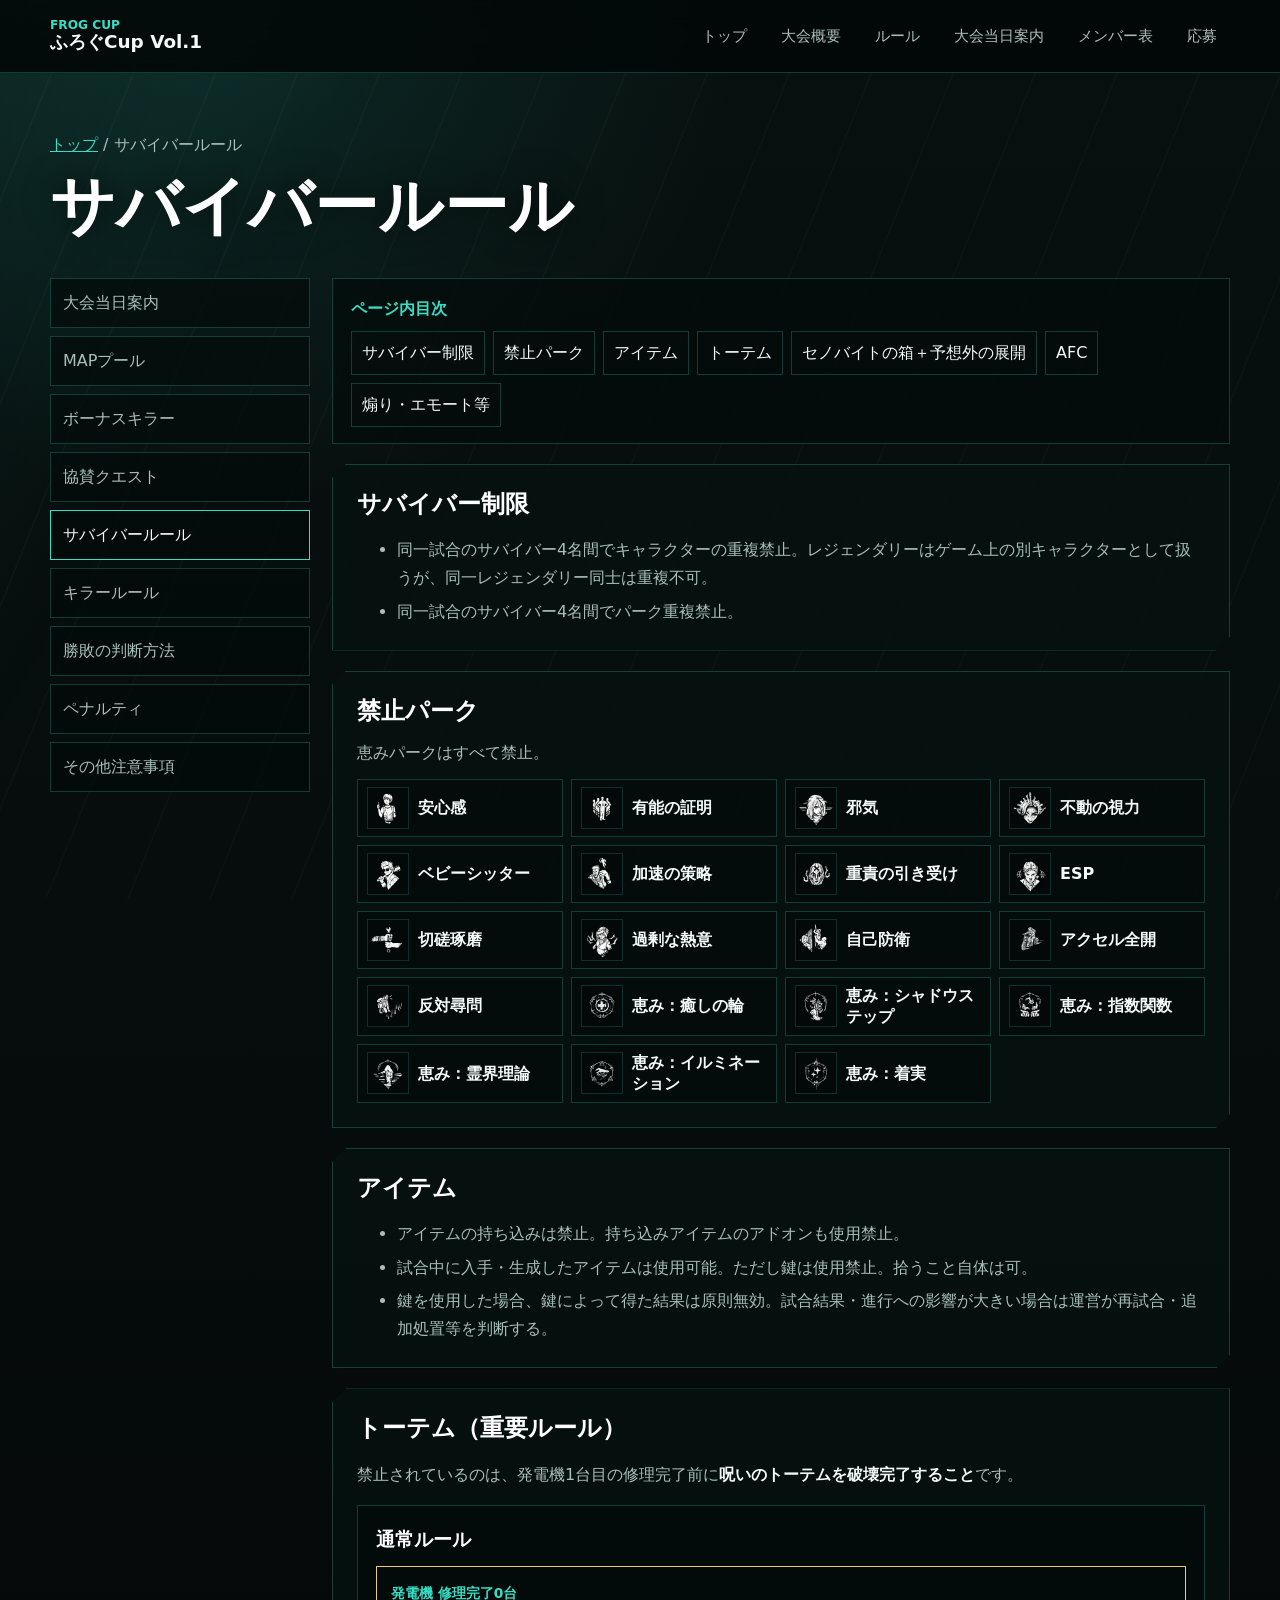
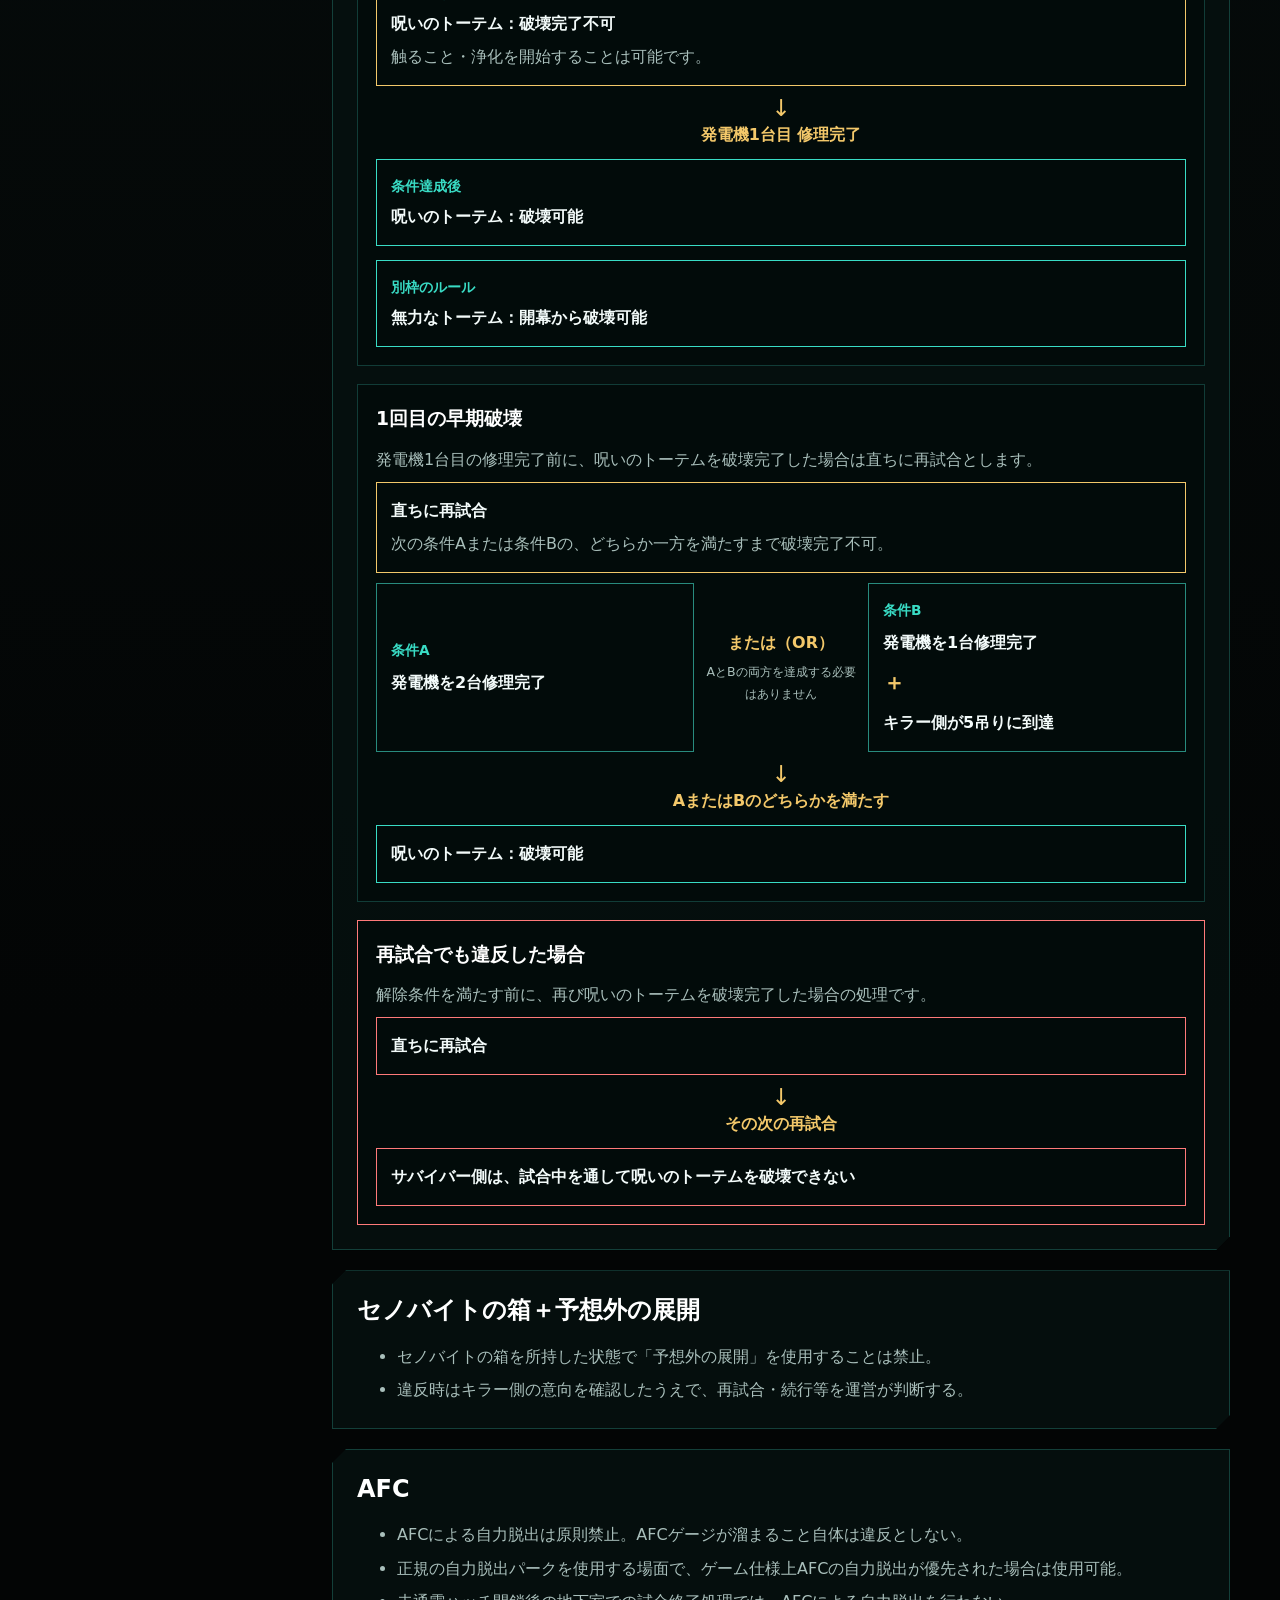
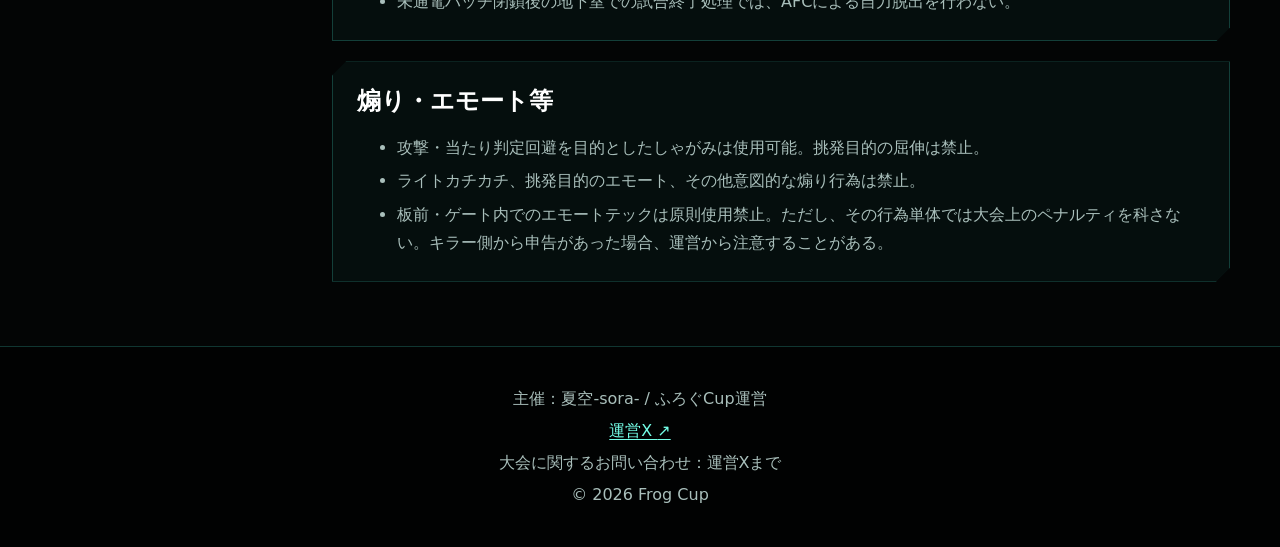
<file: frogcup-vol1/pages/survivor-rules.html>
<!DOCTYPE html>
<html lang="ja">
<head>
  <meta charset="UTF-8">
  <meta name="viewport" content="width=device-width, initial-scale=1.0">
  <title>サバイバールール | ふろぐCup Vol.1</title>
  <meta name="description" content="ふろぐCup Vol.1のサバイバー、パーク、アイテムなどの使用制限を確認できます。">
  <meta property="og:title" content="サバイバールール | ふろぐCup Vol.1">
  <meta property="og:description" content="ふろぐCup Vol.1のサバイバー、パーク、アイテムなどの使用制限を確認できます。">
  <meta property="og:type" content="website">
  <meta property="og:url" content="https://soradbdkkp-lang.github.io/dbd-tournament-site/frogcup-vol1/pages/survivor-rules.html">
  <meta property="og:image" content="https://soradbdkkp-lang.github.io/dbd-tournament-site/frogcup-vol1/assets/images/frogcup-vol1-OGP.png">
  <meta name="twitter:card" content="summary_large_image">
  <meta name="twitter:title" content="サバイバールール | ふろぐCup Vol.1">
  <meta name="twitter:description" content="ふろぐCup Vol.1のサバイバー、パーク、アイテムなどの使用制限を確認できます。">
  <meta name="twitter:image" content="https://soradbdkkp-lang.github.io/dbd-tournament-site/frogcup-vol1/assets/images/frogcup-vol1-OGP.png">
  <link rel="icon" type="image/png" sizes="32x32" href="../assets/images/favicon-32.png">
  <link rel="icon" href="../assets/images/favicon.ico" sizes="any">
  <link rel="apple-touch-icon" sizes="180x180" href="../assets/images/apple-touch-icon.png">
  <link rel="stylesheet" href="../css/style.css">
</head>
<body>
  <header class="site-header"><div class="site-header__inner"><a class="brand" href="../index.html"><span>Frog Cup</span><strong>ふろぐCup Vol.1</strong></a><nav class="site-nav" aria-label="サイトナビゲーション"><a href="../index.html">トップ</a><a href="../index.html#overview">大会概要</a><a href="../index.html#rules">ルール</a><a href="event-guide.html">大会当日案内</a><a href="team-members.html">メンバー表</a><a href="../index.html#entry">応募</a></nav></div></header>
  <main>
    <section class="page-hero"><p class="breadcrumb"><a href="../index.html">トップ</a> / サバイバールール</p><h1>サバイバールール</h1></section>
    <div class="rule-shell">
      <nav class="side-nav" aria-label="ルールページ"><a href="event-guide.html">大会当日案内</a><a href="map-pool.html">MAPプール</a><a href="bonus-killer.html">ボーナスキラー</a><a href="sponsor-quest.html">協賛クエスト</a><a href="survivor-rules.html" aria-current="page">サバイバールール</a><a href="killer-rules.html">キラールール</a><a href="win-condition.html">勝敗の判断方法</a><a href="penalties.html">ペナルティ</a><a href="notes.html">その他注意事項</a></nav>
      <div class="rule-content">
        <nav class="page-toc" aria-label="このページの目次"><strong>ページ内目次</strong><ul><li><a href="#survivor-restrictions">サバイバー制限</a></li><li><a href="#banned-perks">禁止パーク</a></li><li><a href="#items">アイテム</a></li><li><a href="#totems">トーテム</a></li><li><a href="#cenobite-box">セノバイトの箱＋予想外の展開</a></li><li><a href="#afc">AFC</a></li><li><a href="#taunting">煽り・エモート等</a></li></ul></nav>
        <section class="card" id="survivor-restrictions"><h2>サバイバー制限</h2><ul><li>同一試合のサバイバー4名間でキャラクターの重複禁止。レジェンダリーはゲーム上の別キャラクターとして扱うが、同一レジェンダリー同士は重複不可。</li><li>同一試合のサバイバー4名間でパーク重複禁止。</li></ul></section>
        <section class="card" id="banned-perks"><h2>禁止パーク</h2><p class="rule-note">恵みパークはすべて禁止。</p><div class="perk-list">
          <div class="perk-item"><img src="../assets/images/survivor-perks/reassurance.webp" width="42" height="42" loading="lazy" decoding="async" alt=""><span>安心感</span></div>
          <div class="perk-item"><img src="../assets/images/survivor-perks/prove_thyself.webp" width="42" height="42" loading="lazy" decoding="async" alt=""><span>有能の証明</span></div>
          <div class="perk-item"><img src="../assets/images/survivor-perks/wicked.webp" width="42" height="42" loading="lazy" decoding="async" alt=""><span>邪気</span></div>
          <div class="perk-item"><img src="../assets/images/survivor-perks/still_sight.webp" width="42" height="42" loading="lazy" decoding="async" alt=""><span>不動の視力</span></div>
          <div class="perk-item"><img src="../assets/images/survivor-perks/babysitter.webp" width="42" height="42" loading="lazy" decoding="async" alt=""><span>ベビーシッター</span></div>
          <div class="perk-item"><img src="../assets/images/survivor-perks/quick_gambit.webp" width="42" height="42" loading="lazy" decoding="async" alt=""><span>加速の策略</span></div>
          <div class="perk-item"><img src="../assets/images/survivor-perks/shoulder_the_burden.webp" width="42" height="42" loading="lazy" decoding="async" alt=""><span>重責の引き受け</span></div>
          <div class="perk-item"><img src="../assets/images/survivor-perks/extrasensory_perception.webp" width="42" height="42" loading="lazy" decoding="async" alt=""><span>ESP</span></div>
          <div class="perk-item"><img src="../assets/images/survivor-perks/friendly_competition.webp" width="42" height="42" loading="lazy" decoding="async" alt=""><span>切磋琢磨</span></div>
          <div class="perk-item"><img src="../assets/images/survivor-perks/overzealous.webp" width="42" height="42" loading="lazy" decoding="async" alt=""><span>過剰な熱意</span></div>
          <div class="perk-item"><img src="../assets/images/survivor-perks/self_preservation.webp" width="42" height="42" loading="lazy" decoding="async" alt=""><span>自己防衛</span></div>
          <div class="perk-item"><img src="../assets/images/survivor-perks/wide_open_throttle.webp" width="42" height="42" loading="lazy" decoding="async" alt=""><span>アクセル全開</span></div>
          <div class="perk-item"><img src="../assets/images/survivor-perks/cross_examination.webp" width="42" height="42" loading="lazy" decoding="async" alt=""><span>反対尋問</span></div>
          <div class="perk-item"><img src="../assets/images/survivor-perks/boon_circle_of_healing.webp" width="42" height="42" loading="lazy" decoding="async" alt=""><span>恵み：癒しの輪</span></div>
          <div class="perk-item"><img src="../assets/images/survivor-perks/boon_shadow_step.webp" width="42" height="42" loading="lazy" decoding="async" alt=""><span>恵み：シャドウステップ</span></div>
          <div class="perk-item"><img src="../assets/images/survivor-perks/boon_exponential.webp" width="42" height="42" loading="lazy" decoding="async" alt=""><span>恵み：指数関数</span></div>
          <div class="perk-item"><img src="../assets/images/survivor-perks/boon_dark_theory.webp" width="42" height="42" loading="lazy" decoding="async" alt=""><span>恵み：霊界理論</span></div>
          <div class="perk-item"><img src="../assets/images/survivor-perks/boon_Illumination.webp" width="42" height="42" loading="lazy" decoding="async" alt=""><span>恵み：イルミネーション</span></div>
          <div class="perk-item"><img src="../assets/images/survivor-perks/boon_steadfast.webp" width="42" height="42" loading="lazy" decoding="async" alt=""><span>恵み：着実</span></div>
        </div></section>
        <section class="card" id="items"><h2>アイテム</h2><ul><li>アイテムの持ち込みは禁止。持ち込みアイテムのアドオンも使用禁止。</li><li>試合中に入手・生成したアイテムは使用可能。ただし鍵は使用禁止。拾うこと自体は可。</li><li>鍵を使用した場合、鍵によって得た結果は原則無効。試合結果・進行への影響が大きい場合は運営が再試合・追加処置等を判断する。</li></ul></section>
        <section class="card" id="totems">
          <h2>トーテム（重要ルール）</h2>
          <p class="rule-visual__intro">禁止されているのは、発電機1台目の修理完了前に<strong>呪いのトーテムを破壊完了すること</strong>です。</p>
          <div class="rule-visual">
            <section class="rule-panel" aria-labelledby="totem-normal-heading">
              <h3 id="totem-normal-heading">通常ルール</h3>
              <div class="rule-flow">
                <div class="rule-flow__step rule-flow__step--warning"><span class="rule-panel__label">発電機 修理完了0台</span><strong>呪いのトーテム：破壊完了不可</strong><p>触ること・浄化を開始することは可能です。</p></div>
                <div class="rule-flow__arrow" aria-label="発電機1台目が修理完了すると次の状態へ進む"><span aria-hidden="true">↓</span><strong>発電機1台目 修理完了</strong></div>
                <div class="rule-flow__step rule-flow__step--ok"><span class="rule-panel__label">条件達成後</span><strong>呪いのトーテム：破壊可能</strong></div>
              </div>
              <aside class="rule-callout"><span class="rule-panel__label">別枠のルール</span><strong>無力なトーテム：開幕から破壊可能</strong></aside>
            </section>

            <section class="rule-panel" aria-labelledby="totem-first-violation-heading">
              <h3 id="totem-first-violation-heading">1回目の早期破壊</h3>
              <p>発電機1台目の修理完了前に、呪いのトーテムを破壊完了した場合は直ちに再試合とします。</p>
              <div class="rule-flow">
                <div class="rule-flow__step rule-flow__step--warning"><strong>直ちに再試合</strong><p>次の条件Aまたは条件Bの、どちらか一方を満たすまで破壊完了不可。</p></div>
                <div class="rule-branch" aria-label="条件Aまたは条件B">
                  <div class="rule-branch__option"><span class="rule-panel__label">条件A</span><strong>発電機を2台修理完了</strong></div>
                  <div class="rule-branch__operator"><strong>または（OR）</strong><span>AとBの両方を達成する必要はありません</span></div>
                  <div class="rule-branch__option"><span class="rule-panel__label">条件B</span><strong>発電機を1台修理完了</strong><span class="rule-equation__operator" aria-label="かつ">＋</span><strong>キラー側が5吊りに到達</strong></div>
                </div>
                <div class="rule-flow__arrow" aria-label="条件Aまたは条件Bのどちらか一方を満たすと次の状態へ進む"><span aria-hidden="true">↓</span><strong>AまたはBのどちらかを満たす</strong></div>
                <div class="rule-flow__step rule-flow__step--ok"><strong>呪いのトーテム：破壊可能</strong></div>
              </div>
            </section>

            <section class="rule-panel rule-panel--danger" aria-labelledby="totem-repeat-violation-heading">
              <h3 id="totem-repeat-violation-heading">再試合でも違反した場合</h3>
              <p>解除条件を満たす前に、再び呪いのトーテムを破壊完了した場合の処理です。</p>
              <div class="rule-flow">
                <div class="rule-flow__step rule-flow__step--danger"><strong>直ちに再試合</strong></div>
                <div class="rule-flow__arrow" aria-label="その次の再試合で適用"><span aria-hidden="true">↓</span><strong>その次の再試合</strong></div>
                <div class="rule-flow__step rule-flow__step--danger"><strong>サバイバー側は、試合中を通して呪いのトーテムを破壊できない</strong></div>
              </div>
            </section>
          </div>
        </section>
        <section class="card" id="cenobite-box"><h2>セノバイトの箱＋予想外の展開</h2><ul><li>セノバイトの箱を所持した状態で「予想外の展開」を使用することは禁止。</li><li>違反時はキラー側の意向を確認したうえで、再試合・続行等を運営が判断する。</li></ul></section>
        <section class="card" id="afc"><h2>AFC</h2><ul><li>AFCによる自力脱出は原則禁止。AFCゲージが溜まること自体は違反としない。</li><li>正規の自力脱出パークを使用する場面で、ゲーム仕様上AFCの自力脱出が優先された場合は使用可能。</li><li>未通電ハッチ閉鎖後の地下室での試合終了処理では、AFCによる自力脱出を行わない。</li></ul></section>
        <section class="card" id="taunting"><h2>煽り・エモート等</h2><ul><li>攻撃・当たり判定回避を目的としたしゃがみは使用可能。挑発目的の屈伸は禁止。</li><li>ライトカチカチ、挑発目的のエモート、その他意図的な煽り行為は禁止。</li><li>板前・ゲート内でのエモートテックは原則使用禁止。ただし、その行為単体では大会上のペナルティを科さない。キラー側から申告があった場合、運営から注意することがある。</li></ul></section>
      </div>
    </div>
  </main>
  <footer class="site-footer"><p>主催：夏空-sora- / ふろぐCup運営</p><p><a href="https://x.com/sora_kkp_game?s=11" target="_blank" rel="noopener noreferrer">運営X <span aria-hidden="true">↗</span></a></p><p>大会に関するお問い合わせ：運営Xまで</p><p>&copy; 2026 Frog Cup</p></footer>
</body>
</html>
</file>
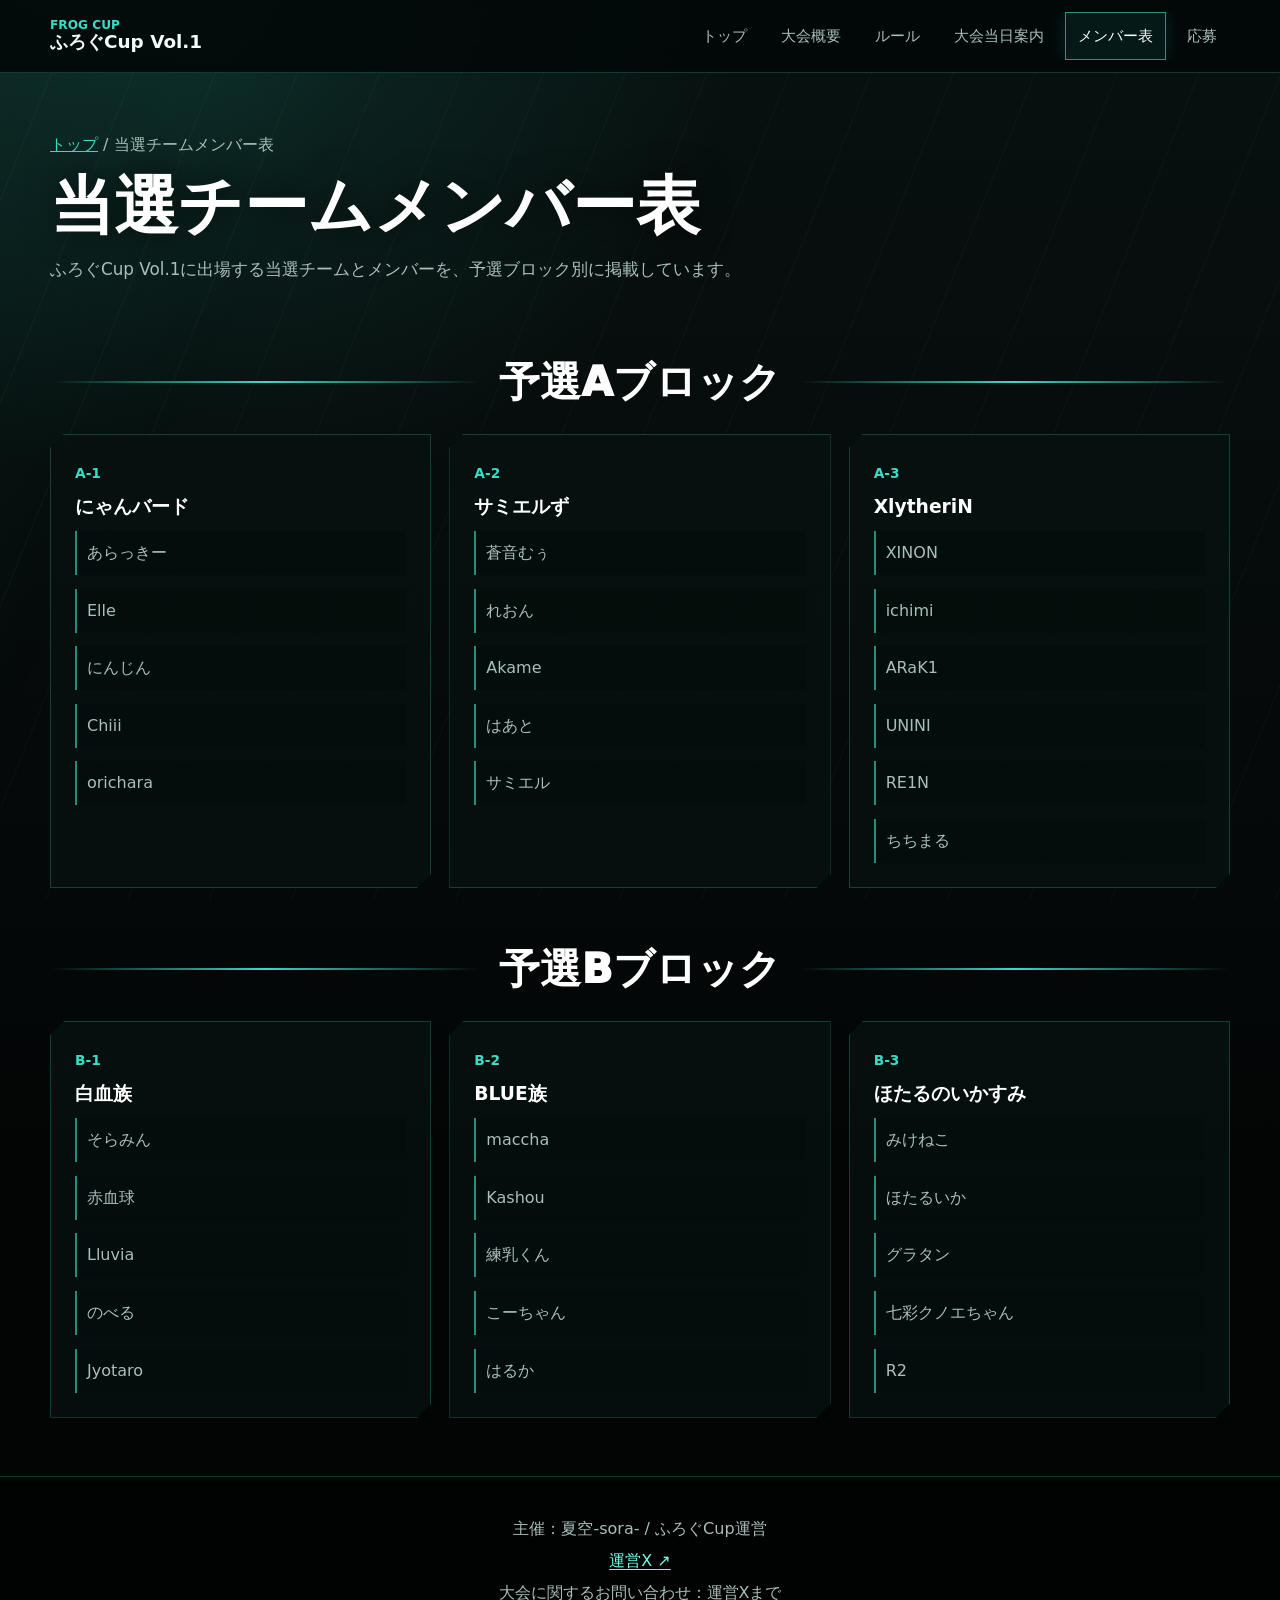
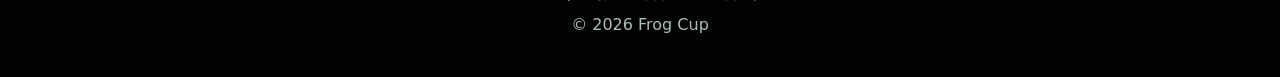
<file: frogcup-vol1/pages/team-members.html>
<!DOCTYPE html>
<html lang="ja">
<head>
  <meta charset="UTF-8">
  <meta name="viewport" content="width=device-width, initial-scale=1.0">
  <title>当選チームメンバー表 | ふろぐCup Vol.1</title>
  <meta name="description" content="ふろぐCup Vol.1の当選チームメンバー表です。予選Aブロック・予選Bブロックの出場チームとメンバーを掲載しています。">
  <meta property="og:title" content="当選チームメンバー表 | ふろぐCup Vol.1">
  <meta property="og:description" content="ふろぐCup Vol.1の当選チームメンバー表です。">
  <meta property="og:type" content="website">
  <meta property="og:url" content="https://soradbdkkp-lang.github.io/dbd-tournament-site/frogcup-vol1/pages/team-members.html">
  <meta property="og:image" content="https://soradbdkkp-lang.github.io/dbd-tournament-site/frogcup-vol1/assets/images/frogcup-vol1-OGP.png">
  <meta name="twitter:card" content="summary_large_image">
  <meta name="twitter:title" content="当選チームメンバー表 | ふろぐCup Vol.1">
  <meta name="twitter:description" content="ふろぐCup Vol.1の当選チームメンバー表です。">
  <meta name="twitter:image" content="https://soradbdkkp-lang.github.io/dbd-tournament-site/frogcup-vol1/assets/images/frogcup-vol1-OGP.png">
  <link rel="icon" type="image/png" sizes="32x32" href="../assets/images/favicon-32.png">
  <link rel="icon" href="../assets/images/favicon.ico" sizes="any">
  <link rel="apple-touch-icon" sizes="180x180" href="../assets/images/apple-touch-icon.png">
  <link rel="stylesheet" href="../css/style.css">
</head>
<body>
  <header class="site-header"><div class="site-header__inner"><a class="brand" href="../index.html"><span>Frog Cup</span><strong>ふろぐCup Vol.1</strong></a><nav class="site-nav" aria-label="サイトナビゲーション"><a href="../index.html">トップ</a><a href="../index.html#overview">大会概要</a><a href="../index.html#rules">ルール</a><a href="event-guide.html">大会当日案内</a><a href="team-members.html" aria-current="page">メンバー表</a><a href="../index.html#entry">応募</a></nav></div></header>
  <main>
    <section class="page-hero">
      <p class="breadcrumb"><a href="../index.html">トップ</a> / 当選チームメンバー表</p>
      <h1>当選チームメンバー表</h1>
      <p class="page-lead">ふろぐCup Vol.1に出場する当選チームとメンバーを、予選ブロック別に掲載しています。</p>
    </section>

    <div class="section section--tight team-members">
      <section class="team-block" aria-labelledby="qualifier-a-heading">
        <h2 class="section-heading" id="qualifier-a-heading">予選Aブロック</h2>
        <div class="team-grid">
          <article class="card team-card">
            <span class="meta">A-1</span>
            <h3>にゃんバード</h3>
            <ul class="member-list">
              <li>あらっきー</li>
              <li>Elle</li>
              <li>にんじん</li>
              <li>Chiii</li>
              <li>orichara</li>
            </ul>
          </article>
          <article class="card team-card">
            <span class="meta">A-2</span>
            <h3>サミエルず</h3>
            <ul class="member-list">
              <li>蒼音むぅ</li>
              <li>れおん</li>
              <li>Akame</li>
              <li>はあと</li>
              <li>サミエル</li>
            </ul>
          </article>
          <article class="card team-card">
            <span class="meta">A-3</span>
            <h3>XlytheriN</h3>
            <ul class="member-list">
              <li>XINON</li>
              <li>ichimi</li>
              <li>ARaK1</li>
              <li>UNINI</li>
              <li>RE1N</li>
              <li>ちちまる</li>
            </ul>
          </article>
        </div>
      </section>

      <section class="team-block" aria-labelledby="qualifier-b-heading">
        <h2 class="section-heading" id="qualifier-b-heading">予選Bブロック</h2>
        <div class="team-grid">
          <article class="card team-card">
            <span class="meta">B-1</span>
            <h3>白血族</h3>
            <ul class="member-list">
              <li>そらみん</li>
              <li>赤血球</li>
              <li>Lluvia</li>
              <li>のべる</li>
              <li>Jyotaro</li>
            </ul>
          </article>
          <article class="card team-card">
            <span class="meta">B-2</span>
            <h3>BLUE族</h3>
            <ul class="member-list">
              <li>maccha</li>
              <li>Kashou</li>
              <li>練乳くん</li>
              <li>こーちゃん</li>
              <li>はるか</li>
            </ul>
          </article>
          <article class="card team-card">
            <span class="meta">B-3</span>
            <h3>ほたるのいかすみ</h3>
            <ul class="member-list">
              <li>みけねこ</li>
              <li>ほたるいか</li>
              <li>グラタン</li>
              <li>七彩クノエちゃん</li>
              <li>R2</li>
            </ul>
          </article>
        </div>
      </section>
    </div>
  </main>
  <footer class="site-footer"><p>主催：夏空-sora- / ふろぐCup運営</p><p><a href="https://x.com/sora_kkp_game?s=11" target="_blank" rel="noopener noreferrer">運営X <span aria-hidden="true">↗</span></a></p><p>大会に関するお問い合わせ：運営Xまで</p><p>&copy; 2026 Frog Cup</p></footer>
</body>
</html>
</file>
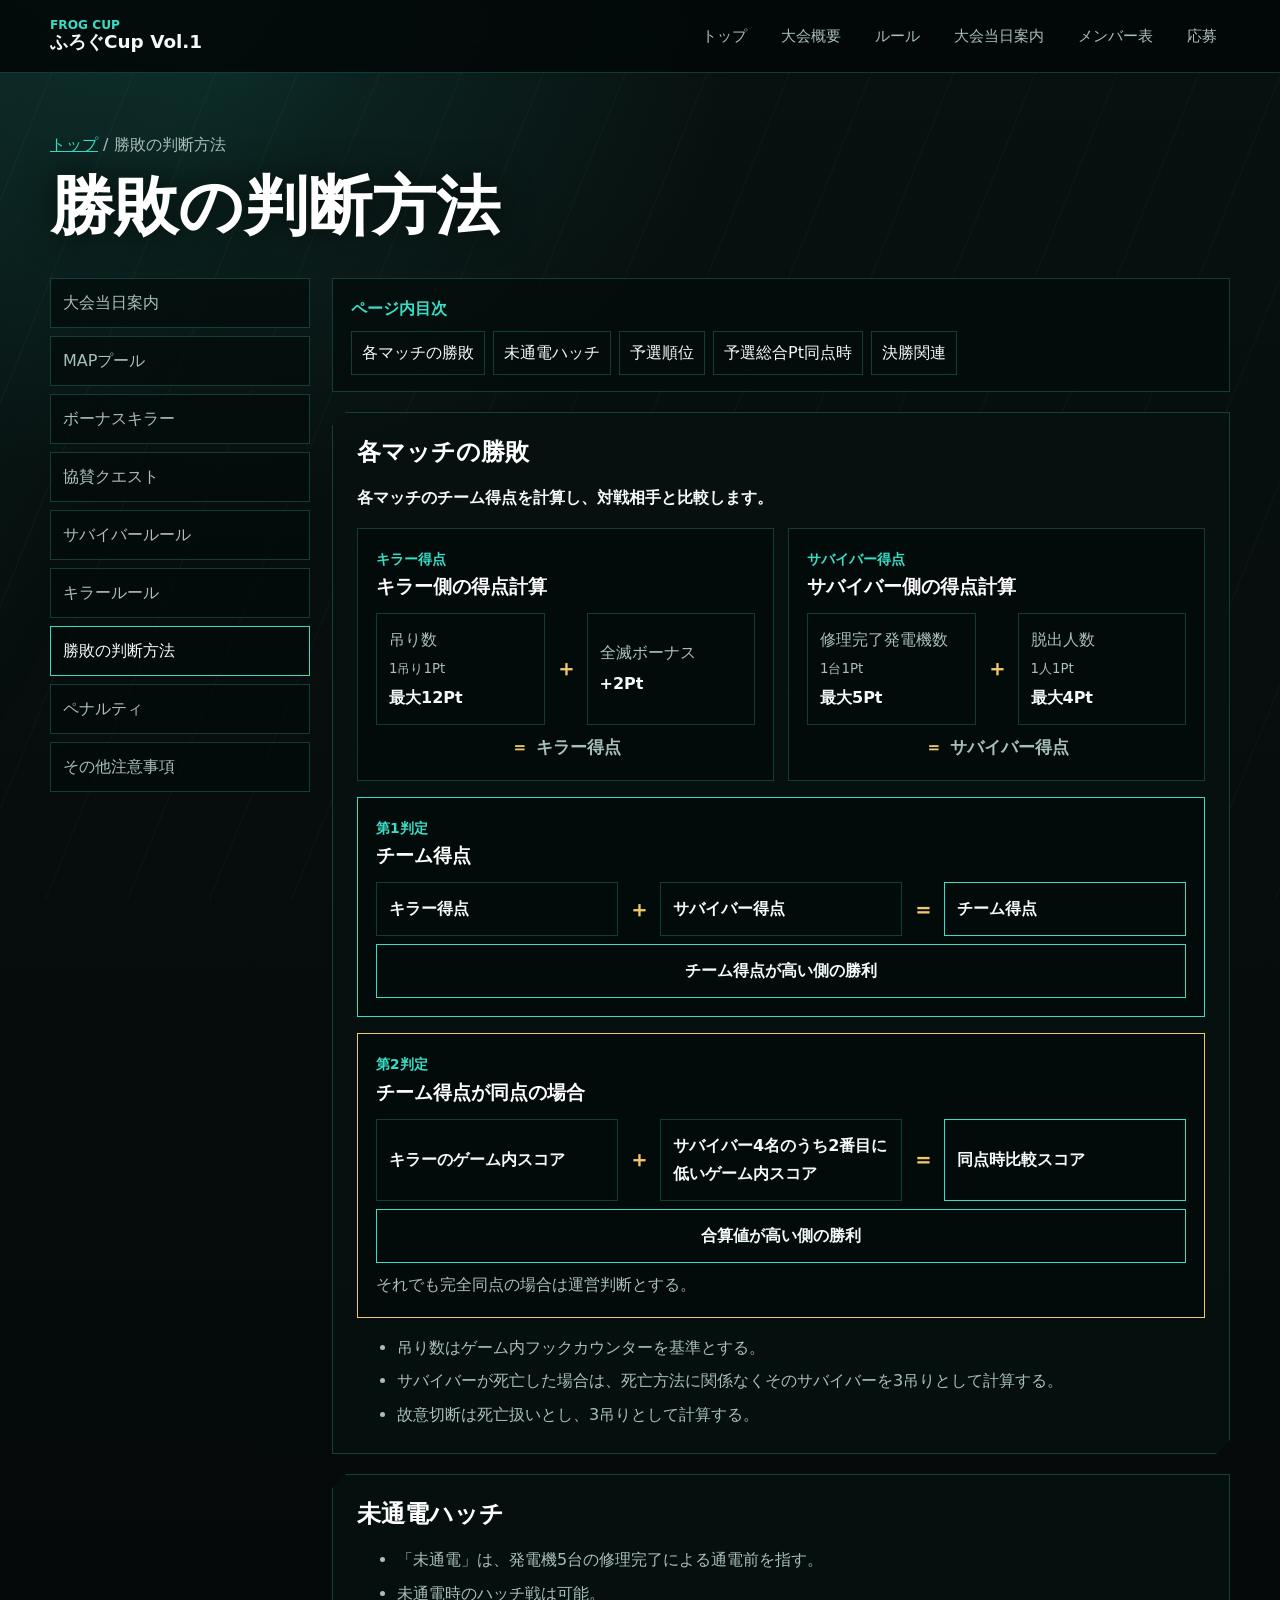
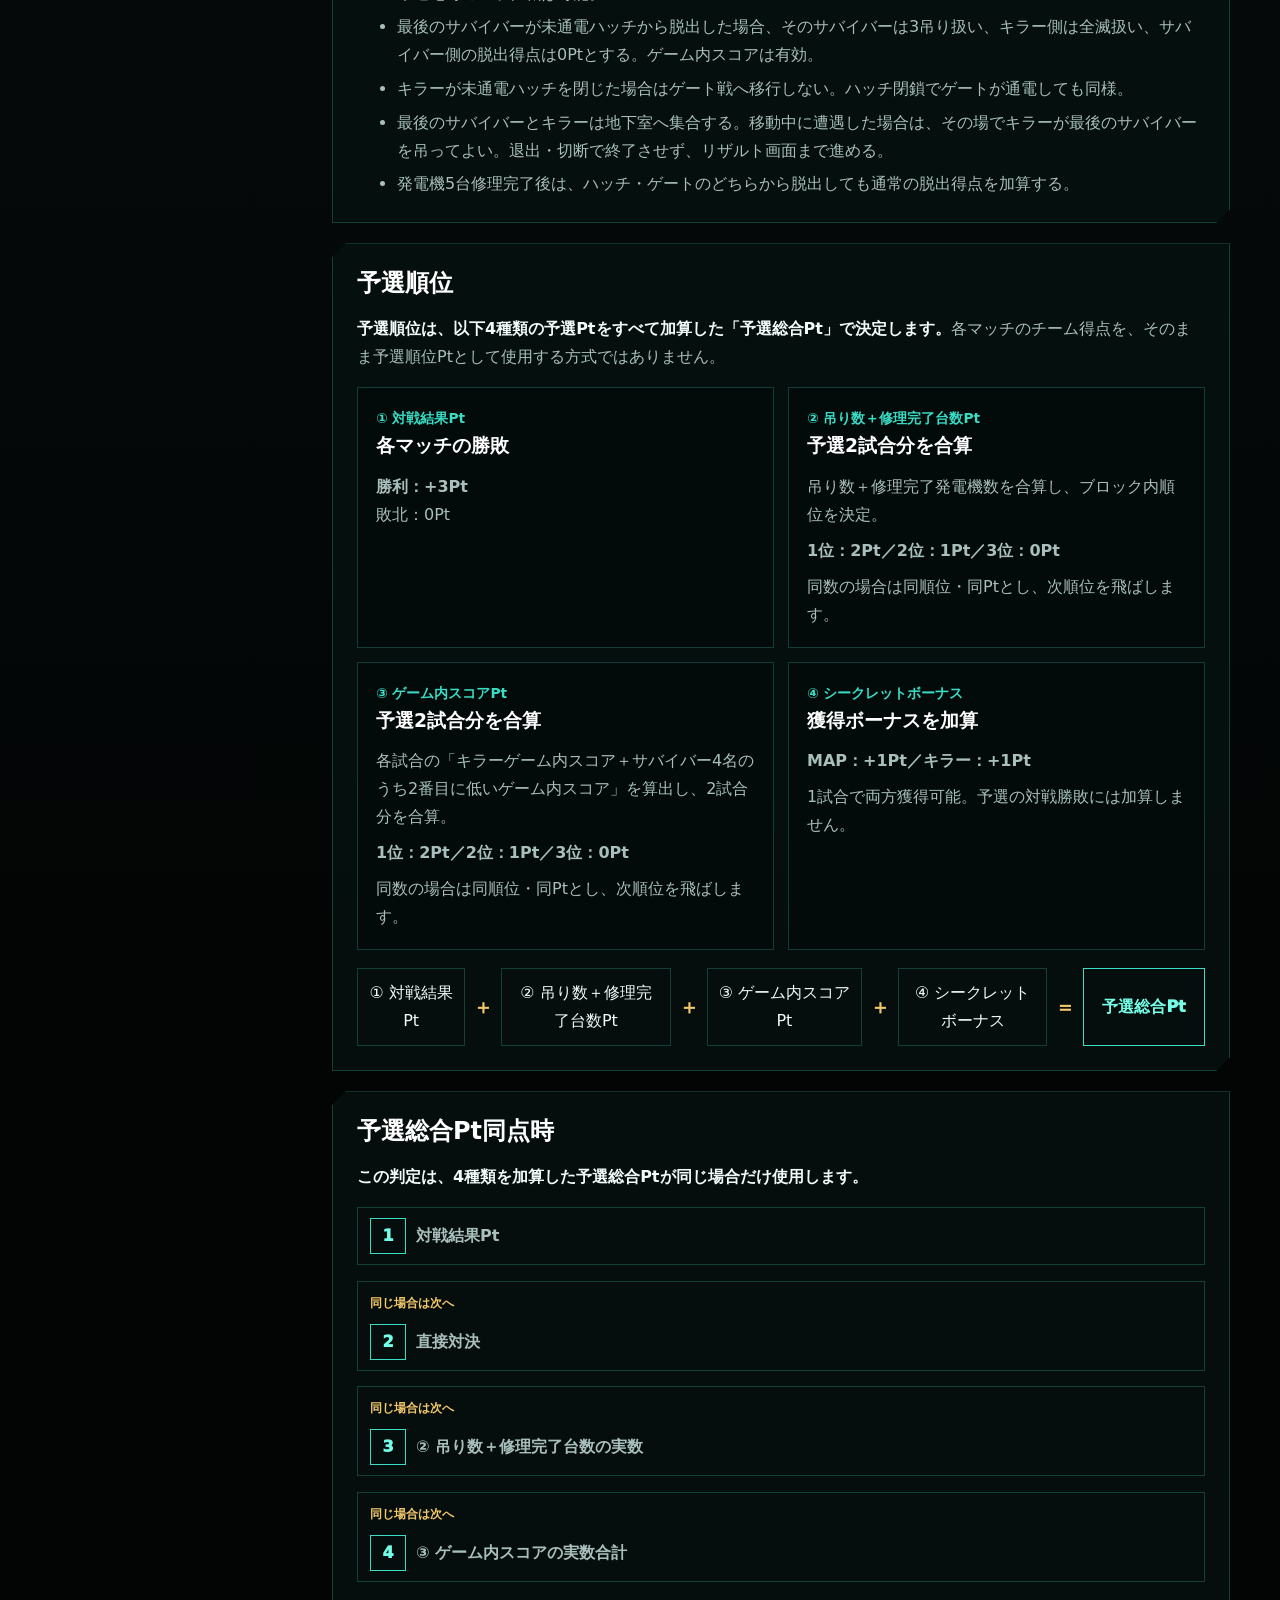
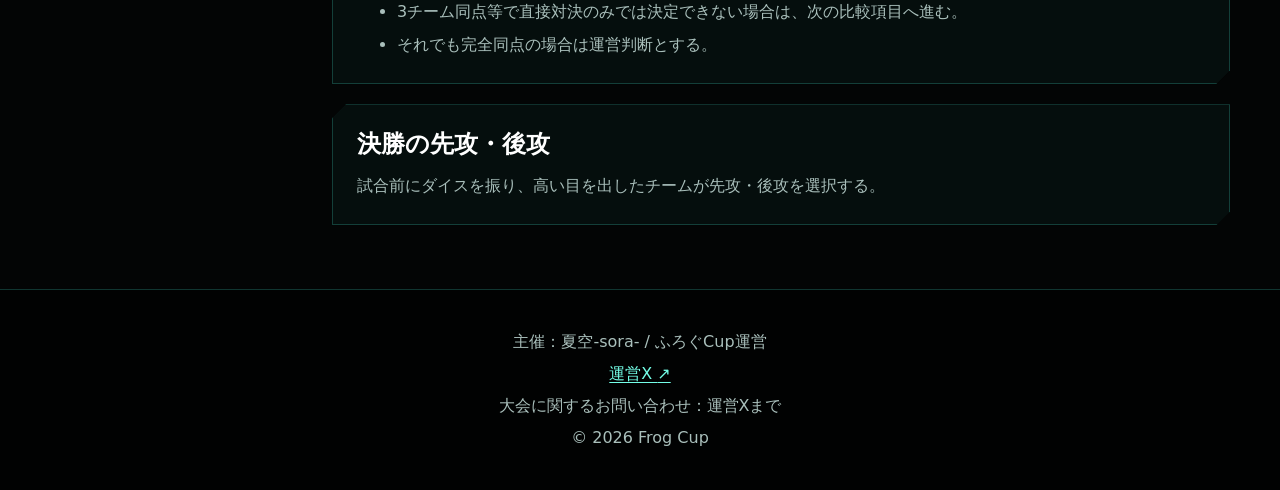
<file: frogcup-vol1/pages/win-condition.html>
<!DOCTYPE html>
<html lang="ja">
<head>
  <meta charset="UTF-8">
  <meta name="viewport" content="width=device-width, initial-scale=1.0">
  <title>勝敗の判断方法 | ふろぐCup Vol.1</title>
  <meta name="description" content="ふろぐCup Vol.1の得点、勝敗、未通電ハッチ、予選順位の判定方法を確認できます。">
  <meta property="og:title" content="勝敗の判断方法 | ふろぐCup Vol.1">
  <meta property="og:description" content="ふろぐCup Vol.1の得点、勝敗、未通電ハッチ、予選順位の判定方法を確認できます。">
  <meta property="og:type" content="website">
  <meta property="og:url" content="https://soradbdkkp-lang.github.io/dbd-tournament-site/frogcup-vol1/pages/win-condition.html">
  <meta property="og:image" content="https://soradbdkkp-lang.github.io/dbd-tournament-site/frogcup-vol1/assets/images/frogcup-vol1-OGP.png">
  <meta name="twitter:card" content="summary_large_image">
  <meta name="twitter:title" content="勝敗の判断方法 | ふろぐCup Vol.1">
  <meta name="twitter:description" content="ふろぐCup Vol.1の得点、勝敗、未通電ハッチ、予選順位の判定方法を確認できます。">
  <meta name="twitter:image" content="https://soradbdkkp-lang.github.io/dbd-tournament-site/frogcup-vol1/assets/images/frogcup-vol1-OGP.png">
  <link rel="icon" type="image/png" sizes="32x32" href="../assets/images/favicon-32.png">
  <link rel="icon" href="../assets/images/favicon.ico" sizes="any">
  <link rel="apple-touch-icon" sizes="180x180" href="../assets/images/apple-touch-icon.png">
  <link rel="stylesheet" href="../css/style.css">
</head>
<body>
  <header class="site-header"><div class="site-header__inner"><a class="brand" href="../index.html"><span>Frog Cup</span><strong>ふろぐCup Vol.1</strong></a><nav class="site-nav" aria-label="サイトナビゲーション"><a href="../index.html">トップ</a><a href="../index.html#overview">大会概要</a><a href="../index.html#rules">ルール</a><a href="event-guide.html">大会当日案内</a><a href="team-members.html">メンバー表</a><a href="../index.html#entry">応募</a></nav></div></header>
  <main>
    <section class="page-hero"><p class="breadcrumb"><a href="../index.html">トップ</a> / 勝敗の判断方法</p><h1>勝敗の判断方法</h1></section>
    <div class="rule-shell">
      <nav class="side-nav" aria-label="ルールページ"><a href="event-guide.html">大会当日案内</a><a href="map-pool.html">MAPプール</a><a href="bonus-killer.html">ボーナスキラー</a><a href="sponsor-quest.html">協賛クエスト</a><a href="survivor-rules.html">サバイバールール</a><a href="killer-rules.html">キラールール</a><a href="win-condition.html" aria-current="page">勝敗の判断方法</a><a href="penalties.html">ペナルティ</a><a href="notes.html">その他注意事項</a></nav>
      <div class="rule-content">
        <nav class="page-toc" aria-label="このページの目次"><strong>ページ内目次</strong><ul><li><a href="#match-result">各マッチの勝敗</a></li><li><a href="#unpowered-hatch">未通電ハッチ</a></li><li><a href="#qualifier-ranking">予選順位</a></li><li><a href="#qualifier-tiebreak">予選総合Pt同点時</a></li><li><a href="#final-order">決勝関連</a></li></ul></nav>

        <section class="card" id="match-result">
          <h2>各マッチの勝敗</h2>
          <p class="rule-visual__intro"><strong>各マッチのチーム得点を計算し、対戦相手と比較します。</strong></p>
          <div class="rule-score-grid">
            <section class="rule-panel" aria-labelledby="killer-score-heading">
              <span class="rule-panel__label">キラー得点</span><h3 id="killer-score-heading">キラー側の得点計算</h3>
              <div class="rule-equation"><div class="rule-equation__term"><span>吊り数</span><small>1吊り1Pt</small><strong>最大12Pt</strong></div><span class="rule-equation__operator" aria-label="足す">＋</span><div class="rule-equation__term"><span>全滅ボーナス</span><strong>+2Pt</strong></div></div>
              <p class="rule-calculation-result"><span aria-hidden="true">＝</span><strong>キラー得点</strong></p>
            </section>
            <section class="rule-panel" aria-labelledby="survivor-score-heading">
              <span class="rule-panel__label">サバイバー得点</span><h3 id="survivor-score-heading">サバイバー側の得点計算</h3>
              <div class="rule-equation"><div class="rule-equation__term"><span>修理完了発電機数</span><small>1台1Pt</small><strong>最大5Pt</strong></div><span class="rule-equation__operator" aria-label="足す">＋</span><div class="rule-equation__term"><span>脱出人数</span><small>1人1Pt</small><strong>最大4Pt</strong></div></div>
              <p class="rule-calculation-result"><span aria-hidden="true">＝</span><strong>サバイバー得点</strong></p>
            </section>
          </div>
          <section class="rule-panel rule-panel--result" aria-labelledby="team-score-heading">
            <span class="rule-panel__label">第1判定</span><h3 id="team-score-heading">チーム得点</h3>
            <div class="rule-equation rule-equation--result"><div class="rule-equation__term"><strong>キラー得点</strong></div><span class="rule-equation__operator" aria-label="足す">＋</span><div class="rule-equation__term"><strong>サバイバー得点</strong></div><span class="rule-equation__operator" aria-label="イコール">＝</span><div class="rule-equation__term rule-equation__term--result"><strong>チーム得点</strong></div></div>
            <p class="rule-outcome">チーム得点が高い側の勝利</p>
          </section>
          <section class="rule-panel rule-panel--secondary" aria-labelledby="match-tiebreak-heading">
            <span class="rule-panel__label">第2判定</span><h3 id="match-tiebreak-heading">チーム得点が同点の場合</h3>
            <div class="rule-equation rule-equation--result"><div class="rule-equation__term"><strong>キラーのゲーム内スコア</strong></div><span class="rule-equation__operator" aria-label="足す">＋</span><div class="rule-equation__term"><strong>サバイバー4名のうち2番目に低いゲーム内スコア</strong></div><span class="rule-equation__operator" aria-label="イコール">＝</span><div class="rule-equation__term rule-equation__term--result"><strong>同点時比較スコア</strong></div></div>
            <p class="rule-outcome">合算値が高い側の勝利</p><p>それでも完全同点の場合は運営判断とする。</p>
          </section>
          <ul><li>吊り数はゲーム内フックカウンターを基準とする。</li><li>サバイバーが死亡した場合は、死亡方法に関係なくそのサバイバーを3吊りとして計算する。</li><li>故意切断は死亡扱いとし、3吊りとして計算する。</li></ul>
        </section>

        <section class="card" id="unpowered-hatch"><h2>未通電ハッチ</h2><ul><li>「未通電」は、発電機5台の修理完了による通電前を指す。</li><li>未通電時のハッチ戦は可能。</li><li>最後のサバイバーが未通電ハッチから脱出した場合、そのサバイバーは3吊り扱い、キラー側は全滅扱い、サバイバー側の脱出得点は0Ptとする。ゲーム内スコアは有効。</li><li>キラーが未通電ハッチを閉じた場合はゲート戦へ移行しない。ハッチ閉鎖でゲートが通電しても同様。</li><li>最後のサバイバーとキラーは地下室へ集合する。移動中に遭遇した場合は、その場でキラーが最後のサバイバーを吊ってよい。退出・切断で終了させず、リザルト画面まで進める。</li><li>発電機5台修理完了後は、ハッチ・ゲートのどちらから脱出しても通常の脱出得点を加算する。</li></ul></section>

        <section class="card" id="qualifier-ranking">
          <h2>予選順位</h2>
          <p class="rule-visual__intro"><strong>予選順位は、以下4種類の予選Ptをすべて加算した「予選総合Pt」で決定します。</strong>各マッチのチーム得点を、そのまま予選順位Ptとして使用する方式ではありません。</p>
          <ol class="rule-points-grid">
            <li class="rule-points-card"><span class="rule-panel__label">① 対戦結果Pt</span><h3>各マッチの勝敗</h3><p><strong>勝利：+3Pt</strong><br>敗北：0Pt</p></li>
            <li class="rule-points-card"><span class="rule-panel__label">② 吊り数＋修理完了台数Pt</span><h3>予選2試合分を合算</h3><p>吊り数＋修理完了発電機数を合算し、ブロック内順位を決定。</p><p><strong>1位：2Pt／2位：1Pt／3位：0Pt</strong></p><p>同数の場合は同順位・同Ptとし、次順位を飛ばします。</p></li>
            <li class="rule-points-card"><span class="rule-panel__label">③ ゲーム内スコアPt</span><h3>予選2試合分を合算</h3><p>各試合の「キラーゲーム内スコア＋サバイバー4名のうち2番目に低いゲーム内スコア」を算出し、2試合分を合算。</p><p><strong>1位：2Pt／2位：1Pt／3位：0Pt</strong></p><p>同数の場合は同順位・同Ptとし、次順位を飛ばします。</p></li>
            <li class="rule-points-card"><span class="rule-panel__label">④ シークレットボーナス</span><h3>獲得ボーナスを加算</h3><p><strong>MAP：+1Pt／キラー：+1Pt</strong></p><p>1試合で両方獲得可能。予選の対戦勝敗には加算しません。</p></li>
          </ol>
          <div class="rule-total" aria-label="対戦結果Pt、吊り数と修理完了台数Pt、ゲーム内スコアPt、シークレットボーナスをすべて加算して予選総合Ptを算出">
            <span>① 対戦結果Pt</span><strong aria-label="足す">＋</strong><span>② 吊り数＋修理完了台数Pt</span><strong aria-label="足す">＋</strong><span>③ ゲーム内スコアPt</span><strong aria-label="足す">＋</strong><span>④ シークレットボーナス</span><strong aria-label="イコール">＝</strong><span class="rule-total__result">予選総合Pt</span>
          </div>
        </section>

        <section class="card" id="qualifier-tiebreak">
          <h2>予選総合Pt同点時</h2>
          <p class="rule-visual__intro"><strong>この判定は、4種類を加算した予選総合Ptが同じ場合だけ使用します。</strong></p>
          <ol class="rule-decision-flow"><li><span>1</span><strong>対戦結果Pt</strong></li><li><span>2</span><strong>直接対決</strong></li><li><span>3</span><strong>② 吊り数＋修理完了台数の実数</strong></li><li><span>4</span><strong>③ ゲーム内スコアの実数合計</strong></li></ol>
          <ul><li>3チーム同点等で直接対決のみでは決定できない場合は、次の比較項目へ進む。</li><li>それでも完全同点の場合は運営判断とする。</li></ul>
        </section>

        <section class="card" id="final-order">
          <h2>決勝の先攻&#x30FB;後攻</h2>
          <div class="final-order-lines">
            <p>試合前にダイスを振り、高い目を出したチームが先攻&#x30FB;後攻を選択する。</p>
          </div>
        </section>
      </div>
    </div>
  </main>
  <footer class="site-footer"><p>主催：夏空-sora- / ふろぐCup運営</p><p><a href="https://x.com/sora_kkp_game?s=11" target="_blank" rel="noopener noreferrer">運営X <span aria-hidden="true">↗</span></a></p><p>大会に関するお問い合わせ：運営Xまで</p><p>&copy; 2026 Frog Cup</p></footer>
</body>
</html>
</file>
<file: style.css>
:root {
    color-scheme: dark;
    --color-canvas: #080d12;
    --color-surface: #101820;
    --color-surface-elevated: #17232c;
    --color-surface-muted: #1c292f;
    --color-deep-green: #003c33;
    --color-dark-navy: #071829;
    --color-text: #f7f7f4;
    --color-text-muted: #b8bdc4;
    --color-border: #344149;
    --color-accent: #ff7759;
    --color-accent-soft: #ffad9b;
    --color-focus: #4c6ee6;
    --color-warning: #d4a017;
    --color-error: #b30000;
    --color-success: #5db872;
    --color-update: #e88a3d;
    --font-display: Georgia, "Times New Roman", serif;
    --font-body: Inter, -apple-system, BlinkMacSystemFont, "Segoe UI",
        "Yu Gothic UI", "Meiryo", sans-serif;
    --radius-sm: 8px;
    --radius-md: 16px;
    --radius-pill: 999px;
    --content-width: 1040px;
    --shadow-soft: 0 18px 50px rgb(0 0 0 / 20%);
}

* {
    box-sizing: border-box;
}

html {
    background: var(--color-canvas);
}

body {
    min-width: 320px;
    min-height: 100vh;
    margin: 0;
    background:
        linear-gradient(180deg, var(--color-dark-navy) 0, var(--color-canvas) 30rem);
    color: var(--color-text);
    font-family: var(--font-body);
    font-size: 16px;
    line-height: 1.7;
}

a {
    color: inherit;
}

.site-header {
    border-bottom: 1px solid rgb(255 255 255 / 10%);
    background:
        linear-gradient(135deg, rgb(0 60 51 / 92%), rgb(7 24 41 / 96%));
}

.site-header__inner {
    width: min(100% - 40px, var(--content-width));
    margin: 0 auto;
    padding: clamp(56px, 9vw, 104px) 0 clamp(44px, 7vw, 80px);
}

.site-header--compact .site-header__inner {
    padding-block: clamp(40px, 7vw, 72px);
}

.site-header h1,
.card h2 {
    font-family: var(--font-display);
    font-weight: 400;
}

.site-header h1 {
    max-width: 12ch;
    margin: 0;
    font-size: clamp(2.75rem, 8vw, 5.5rem);
    line-height: 1;
    letter-spacing: -0.04em;
}

.site-header p {
    max-width: 40rem;
    margin: 20px 0 0;
    color: var(--color-text-muted);
    font-size: clamp(1rem, 2vw, 1.2rem);
    letter-spacing: 0.04em;
}

.page-shell {
    display: grid;
    grid-template-columns: minmax(0, 1.35fr) minmax(280px, 0.65fr);
    gap: 24px;
    width: min(100% - 40px, var(--content-width));
    margin: 0 auto;
    padding: clamp(32px, 6vw, 64px) 0 72px;
}

.page-shell--rules {
    grid-template-columns: 1fr;
    max-width: 800px;
}

.card {
    min-width: 0;
    margin: 0;
    padding: clamp(24px, 4vw, 40px);
    border: 1px solid var(--color-border);
    border-radius: var(--radius-md);
    background: rgb(16 24 32 / 94%);
    box-shadow: var(--shadow-soft);
}

.card--featured {
    border-color: rgb(255 255 255 / 14%);
}

.card h2 {
    margin: 0 0 16px;
    font-size: clamp(1.55rem, 3vw, 2.15rem);
    line-height: 1.2;
    letter-spacing: -0.02em;
}

.card p {
    margin: 0;
    color: var(--color-text-muted);
}

.card p + p {
    margin-top: 16px;
}

.content-section + .content-section {
    margin-top: 32px;
    padding-top: 32px;
    border-top: 1px solid var(--color-border);
}

.content-section--status {
    padding: 22px;
    border: 1px solid rgb(255 119 89 / 35%);
    border-radius: var(--radius-sm);
    background: rgb(255 119 89 / 7%);
}

.status-label {
    display: inline-flex;
    align-items: center;
    min-height: 34px;
    padding: 5px 13px;
    border: 1px solid var(--color-accent);
    border-radius: var(--radius-pill);
    color: var(--color-accent-soft) !important;
    font-size: 0.88rem;
    font-weight: 700;
    letter-spacing: 0.06em;
}

.status-detail {
    color: var(--color-text) !important;
    font-weight: 600;
}

.site-title-link {
    display: inline-block;
    color: var(--color-text);
    font-family: var(--font-display);
    font-size: clamp(2.75rem, 8vw, 5.5rem);
    line-height: 1;
    letter-spacing: -0.04em;
    text-decoration: none;
}

.site-title-link:focus-visible {
    outline: 3px solid var(--color-focus);
    outline-offset: 6px;
}

.event-schedule {
    display: grid;
    gap: 8px;
}

.content-section--status .event-schedule {
    margin-top: 18px;
}

.event-schedule p + p {
    margin-top: 0;
}

.event-schedule__name {
    color: var(--color-text) !important;
    font-family: var(--font-display);
    font-size: clamp(1.65rem, 4vw, 2.5rem);
    font-weight: 400;
    line-height: 1.15;
    letter-spacing: -0.02em;
}

.event-schedule__date {
    color: var(--color-text-muted);
    font-size: clamp(1rem, 2vw, 1.15rem);
    font-weight: 600;
}

.notice-list {
    display: grid;
    gap: 10px;
    margin: 0;
    padding: 0;
    list-style: none;
}

.notice-list li {
    position: relative;
    padding: 12px 14px 12px 34px;
    border: 1px solid var(--color-border);
    border-radius: var(--radius-sm);
    background: var(--color-surface-elevated);
    color: var(--color-text-muted);
}

.notice-list li::before {
    position: absolute;
    top: 1.05rem;
    left: 15px;
    width: 7px;
    height: 7px;
    border-radius: 50%;
    background: var(--color-accent);
    content: "";
}

.menu-card {
    align-self: start;
    background:
        linear-gradient(180deg, rgb(0 60 51 / 36%), rgb(16 24 32 / 96%));
}

.menu-grid {
    display: grid;
    gap: 12px;
}

.button {
    display: flex;
    align-items: center;
    justify-content: space-between;
    min-height: 52px;
    padding: 13px 18px;
    border: 1px solid var(--color-border);
    border-radius: var(--radius-sm);
    background: var(--color-surface-elevated);
    color: var(--color-text);
    font-weight: 650;
    line-height: 1.4;
    text-decoration: none;
    transition:
        border-color 160ms ease,
        background-color 160ms ease,
        transform 160ms ease;
}

.button::after {
    color: var(--color-accent-soft);
    content: "›";
    font-size: 1.35rem;
    line-height: 1;
}

.button:hover {
    border-color: var(--color-accent);
    background: var(--color-surface-muted);
    transform: translateY(-1px);
}

.button:focus-visible {
    outline: 3px solid var(--color-focus);
    outline-offset: 3px;
}

.button--primary {
    border-color: var(--color-accent);
    background: var(--color-accent);
    color: #17171c;
}

.button--primary::after {
    color: #17171c;
}

.button--primary:hover {
    background: var(--color-accent-soft);
}

.button--secondary {
    justify-content: center;
    width: min(100%, 320px);
    margin-left: auto;
    background: transparent;
}

.button--secondary::after {
    display: none;
}

.rule-card {
    border-left: 4px solid var(--color-deep-green);
    box-shadow: none;
}

.rule-card--warning {
    border-color: var(--color-error);
    background:
        linear-gradient(90deg, rgb(179 0 0 / 12%), rgb(16 24 32 / 96%) 32%);
}

.rule-card--warning h2 {
    color: var(--color-accent-soft);
}

.placeholder-text {
    padding: 16px;
    border: 1px dashed var(--color-border);
    border-radius: var(--radius-sm);
    background: rgb(255 255 255 / 2%);
}

.page-actions {
    padding-top: 8px;
}

.rules-shell {
    width: min(100% - 40px, 1180px);
    margin: 0 auto;
    padding: 28px 0 72px;
}

.breadcrumb {
    margin-bottom: 28px;
    color: var(--color-text-muted);
    font-size: 0.9rem;
}

.breadcrumb ol {
    display: flex;
    flex-wrap: wrap;
    gap: 6px 10px;
    margin: 0;
    padding: 0;
    list-style: none;
}

.breadcrumb li + li::before {
    margin-right: 10px;
    color: var(--color-border);
    content: "/";
}

.breadcrumb a {
    color: var(--color-accent-soft);
    text-underline-offset: 4px;
}

.rules-hero {
    max-width: 850px;
    padding: clamp(18px, 4vw, 36px) 0 clamp(30px, 5vw, 52px);
}

.rules-hero__eyebrow,
.section-label,
.chapter-card__number {
    margin: 0;
    color: var(--color-accent-soft);
    font-size: 0.78rem;
    font-weight: 750;
    letter-spacing: 0.14em;
    text-transform: uppercase;
}

.rules-hero h1 {
    margin: 12px 0 0;
    font-family: var(--font-display);
    font-size: clamp(2.3rem, 6vw, 4.8rem);
    font-weight: 400;
    line-height: 1.05;
    letter-spacing: -0.04em;
}

.rules-hero__subtitle {
    margin: 18px 0 0;
    color: var(--color-text-muted);
    font-size: clamp(1.25rem, 3vw, 1.8rem);
    font-weight: 650;
}

.rule-status-card,
.updates-card,
.toc-card,
.chapter-card,
.preparation-panel {
    border: 1px solid var(--color-border);
    border-radius: var(--radius-md);
    background: rgb(16 24 32 / 96%);
}

.rule-status-card {
    display: grid;
    grid-template-columns: minmax(0, 0.8fr) minmax(480px, 1.2fr);
    gap: 32px;
    padding: clamp(24px, 4vw, 38px);
    border-top: 3px solid var(--color-accent);
}

.rule-status-card__note {
    max-width: 38rem;
    margin: 12px 0 0;
    color: var(--color-text-muted);
}

.rule-meta {
    display: grid;
    grid-template-columns: repeat(2, minmax(0, 1fr));
    gap: 12px;
    margin: 0;
}

.rule-meta div {
    min-width: 0;
    padding: 14px 16px;
    border: 1px solid rgb(255 255 255 / 8%);
    border-radius: var(--radius-sm);
    background: var(--color-surface-elevated);
}

.rule-meta dt {
    color: var(--color-text-muted);
    font-size: 0.78rem;
    font-weight: 700;
}

.rule-meta dd {
    margin: 5px 0 0;
    color: var(--color-text);
    font-weight: 700;
}

.status-badge {
    display: inline-flex;
    align-items: center;
    min-height: 30px;
    padding: 3px 11px;
    border: 1px solid currentColor;
    border-radius: var(--radius-pill);
    font-size: 0.76rem;
    font-weight: 800;
    letter-spacing: 0.05em;
    white-space: nowrap;
}

.status-badge--provisional {
    background: rgb(93 184 114 / 10%);
    color: #8bd69b;
}

.status-badge--updated {
    background: rgb(232 138 61 / 12%);
    color: #ffae69;
}

.status-badge--pending {
    background: rgb(212 160 23 / 12%);
    color: #f1cf62;
}

.status-badge--attention {
    background: rgb(179 0 0 / 14%);
    color: #ff8f8f;
}

.rule-tabs {
    display: grid;
    grid-template-columns: repeat(auto-fit, minmax(150px, 1fr));
    gap: 10px;
    margin: 24px 0;
}

.rule-tab {
    min-height: 54px;
    padding: 12px 16px;
    border: 1px solid var(--color-border);
    border-radius: var(--radius-sm);
    background: var(--color-surface-elevated);
    color: var(--color-text-muted);
    font: inherit;
    font-weight: 700;
    cursor: pointer;
}

.rule-tab:hover {
    border-color: var(--color-accent);
    color: var(--color-text);
}

.rule-tab.is-active {
    border-color: var(--color-accent);
    background: var(--color-accent);
    color: #17171c;
}

.rule-tab:focus-visible,
.target-link:focus-visible,
.toc-card a:focus-visible {
    outline: 3px solid var(--color-focus);
    outline-offset: 3px;
}

.rule-panel[hidden] {
    display: none;
}

.updates-card {
    padding: clamp(24px, 4vw, 36px);
}

.section-heading h2,
.preparation-panel h2 {
    margin: 7px 0 0;
    font-family: var(--font-display);
    font-size: clamp(1.7rem, 4vw, 2.5rem);
    font-weight: 400;
}

.updates-list {
    display: grid;
    grid-template-columns: repeat(3, minmax(0, 1fr));
    gap: 14px;
    margin-top: 24px;
}

.update-entry {
    min-width: 0;
    padding: 18px;
    border: 1px solid var(--color-border);
    border-radius: var(--radius-sm);
    background: var(--color-surface-elevated);
}

.update-entry--recent {
    border-color: rgb(232 138 61 / 70%);
    box-shadow: inset 3px 0 0 var(--color-update);
}

.update-entry__meta {
    display: flex;
    flex-wrap: wrap;
    align-items: center;
    justify-content: space-between;
    gap: 8px;
}

.update-entry time {
    color: var(--color-text-muted);
    font-size: 0.8rem;
    font-weight: 700;
}

.update-entry h3 {
    margin: 14px 0 6px;
    font-size: 1.05rem;
    line-height: 1.45;
}

.update-entry p {
    margin: 0;
    color: var(--color-text-muted);
    font-size: 0.92rem;
}

.target-link {
    display: inline-flex;
    align-items: center;
    min-height: 44px;
    margin-top: 14px;
    color: var(--color-accent-soft);
    font-weight: 750;
    text-underline-offset: 4px;
}

.rules-content-layout {
    display: grid;
    grid-template-columns: minmax(220px, 0.32fr) minmax(0, 1fr);
    gap: 20px;
    margin-top: 20px;
    align-items: start;
}

.toc-card {
    position: sticky;
    top: 16px;
    padding: 18px;
}

.toc-card summary {
    color: var(--color-text);
    font-weight: 800;
    cursor: pointer;
}

.toc-card ol {
    display: grid;
    gap: 4px;
    margin: 14px 0 0;
    padding: 0;
    list-style: none;
}

.toc-card a {
    display: flex;
    align-items: flex-start;
    justify-content: space-between;
    gap: 8px;
    min-height: 42px;
    padding: 8px 9px;
    border-radius: 6px;
    color: var(--color-text-muted);
    font-size: 0.84rem;
    line-height: 1.45;
    text-decoration: none;
}

.toc-card a:hover {
    background: var(--color-surface-elevated);
    color: var(--color-text);
}

.toc-status {
    flex: 0 0 auto;
    font-size: 0.68rem;
    font-weight: 800;
}

.toc-status--updated {
    color: #ffae69;
}

.toc-status--pending {
    color: #f1cf62;
}

.toc-status--attention {
    color: #ff8f8f;
}

.rule-sections {
    display: grid;
    gap: 18px;
    min-width: 0;
}

.chapter-card {
    padding: clamp(22px, 4vw, 36px);
    scroll-margin-top: 24px;
}

.chapter-card--updated {
    border-color: rgb(232 138 61 / 64%);
    box-shadow: inset 4px 0 0 var(--color-update);
}

.chapter-card--pending {
    border-color: rgb(212 160 23 / 64%);
    background:
        linear-gradient(90deg, rgb(212 160 23 / 8%), rgb(16 24 32 / 96%) 30%);
}

.chapter-card--attention,
.restriction-card--attention,
.rule-item--attention {
    border-color: rgb(179 0 0 / 62%);
    background:
        linear-gradient(90deg, rgb(179 0 0 / 10%), rgb(16 24 32 / 96%) 34%);
}

.chapter-card__heading {
    display: flex;
    align-items: flex-start;
    justify-content: space-between;
    gap: 20px;
}

.chapter-card__heading h2 {
    margin: 4px 0 0;
    font-family: var(--font-display);
    font-size: clamp(1.55rem, 3vw, 2.2rem);
    font-weight: 400;
    line-height: 1.2;
}

.chapter-card__summary {
    margin: 18px 0 0;
    padding: 14px 16px;
    border-left: 3px solid var(--color-accent);
    background: rgb(255 119 89 / 6%);
    color: var(--color-text-muted);
}

.chapter-card > p:not(.chapter-card__number, .chapter-card__summary) {
    margin: 16px 0 0;
    color: var(--color-text-muted);
}

.chapter-card__items {
    display: grid;
    gap: 14px;
    margin-top: 22px;
}

.chapter-card__items:empty {
    display: none;
}

.rule-item {
    padding: 19px 20px;
    border: 1px solid rgb(255 255 255 / 9%);
    border-radius: var(--radius-sm);
    background: var(--color-surface-elevated);
    scroll-margin-top: 24px;
    transition:
        border-color 180ms ease,
        background-color 180ms ease,
        box-shadow 180ms ease;
}

.rule-item--updated {
    border-color: rgb(232 138 61 / 58%);
    background: rgb(232 138 61 / 6%);
}

.rule-item__heading {
    display: flex;
    align-items: flex-start;
    justify-content: space-between;
    gap: 14px;
}

.rule-item h3 {
    margin: 0;
    font-size: 1.08rem;
    line-height: 1.45;
}

.rule-item p {
    margin: 10px 0 0;
    color: var(--color-text-muted);
}

.rule-item ul,
.rule-item ol {
    margin: 10px 0 0;
    padding-left: 1.5rem;
    color: var(--color-text-muted);
}

.rule-item li + li {
    margin-top: 5px;
}

.rule-example {
    margin-top: 14px;
    padding: 13px 15px;
    border-left: 3px solid var(--color-deep-green);
    background: rgb(0 60 51 / 18%);
}

.rule-example__label {
    margin-top: 0 !important;
    color: var(--color-text) !important;
    font-size: 0.84rem;
    font-weight: 800;
}

.rule-note {
    padding: 12px 14px;
    border: 1px solid rgb(255 255 255 / 9%);
    border-radius: 6px;
    color: var(--color-text) !important;
    font-weight: 700;
}

.rule-note--attention {
    border-color: rgb(179 0 0 / 54%);
    background: rgb(179 0 0 / 12%);
    color: #ffd0d0 !important;
}

.is-jump-highlighted {
    border-color: var(--color-accent) !important;
    background: rgb(255 119 89 / 11%) !important;
    box-shadow: 0 0 0 4px rgb(255 119 89 / 13%);
}

.preparation-panel {
    min-height: 280px;
    padding: clamp(30px, 6vw, 60px);
    text-align: center;
}

.preparation-panel__lead {
    margin: 34px 0 4px;
    color: var(--color-text);
    font-size: clamp(1.35rem, 3vw, 2rem);
    font-weight: 800;
}

.preparation-panel p:last-child {
    margin: 0;
    color: var(--color-text-muted);
}

.rules-shell .page-actions {
    margin-top: 24px;
}

@media (max-width: 760px) {
    .site-header__inner,
    .page-shell {
        width: min(100% - 28px, var(--content-width));
    }

    .site-header__inner {
        padding-block: 48px 40px;
    }

    .site-header h1 {
        font-size: clamp(2.5rem, 14vw, 4rem);
    }

    .site-title-link {
        font-size: clamp(2.5rem, 14vw, 4rem);
    }

    .page-shell {
        grid-template-columns: 1fr;
        gap: 16px;
        padding-block: 24px 48px;
    }

    .card {
        padding: 22px 18px;
        border-radius: 12px;
    }

    .content-section--status {
        padding: 18px;
    }

    .button {
        min-height: 56px;
    }

    .button--secondary {
        width: 100%;
    }

    .rules-shell {
        width: min(100% - 28px, 1180px);
        padding-block: 20px 48px;
    }

    .breadcrumb {
        margin-bottom: 12px;
    }

    .rule-status-card {
        grid-template-columns: 1fr;
        gap: 20px;
        padding: 22px 18px;
    }

    .rule-meta {
        grid-template-columns: 1fr;
    }

    .rule-tabs {
        grid-template-columns: 1fr;
    }

    .updates-card {
        padding: 22px 18px;
    }

    .updates-list {
        grid-template-columns: 1fr;
    }

    .rules-content-layout {
        grid-template-columns: 1fr;
    }

    .toc-card {
        position: static;
    }

    .chapter-card {
        padding: 22px 18px;
    }

    .chapter-card__heading,
    .rule-item__heading {
        flex-direction: column;
        gap: 10px;
    }

    .rule-item {
        padding: 18px 16px;
    }
}

@media (prefers-reduced-motion: reduce) {
    .button,
    .rule-item {
        transition: none;
    }

    html {
        scroll-behavior: auto;
    }
}

/* 2026 dark theme renewal */
:root {
    --color-frog: #78c46b;
    --color-frog-dark: #173f31;
}

body {
    position: relative;
    overflow-x: hidden;
    background:
        radial-gradient(circle at 10% 8%, rgb(0 91 72 / 24%), transparent 26rem),
        radial-gradient(circle at 88% 18%, rgb(130 18 24 / 17%), transparent 24rem),
        linear-gradient(145deg, #07131d 0, #07100f 42%, #080a0e 100%);
}

body::before {
    position: fixed;
    z-index: -1;
    inset: 0;
    opacity: 0.2;
    background-image:
        repeating-linear-gradient(115deg, transparent 0 8px, rgb(255 255 255 / 1.4%) 9px);
    pointer-events: none;
    content: "";
}

.site-header {
    position: relative;
    z-index: 10;
    background:
        linear-gradient(135deg, rgb(0 48 40 / 94%), rgb(7 20 31 / 97%) 58%, rgb(37 10 15 / 94%));
    box-shadow: 0 14px 40px rgb(0 0 0 / 28%);
}

.site-header__inner {
    display: grid;
    grid-template-columns: minmax(220px, 0.72fr) minmax(0, 1.28fr);
    align-items: center;
    gap: 36px;
    padding-block: clamp(34px, 5vw, 58px);
}

.site-header--compact .site-header__inner {
    padding-block: clamp(26px, 4vw, 42px);
}

.site-header h1,
.site-title-link {
    font-size: clamp(2.6rem, 6vw, 4.8rem);
}

.site-header p {
    margin-top: 12px;
}

.desktop-navigation {
    display: flex;
    flex-wrap: wrap;
    justify-content: flex-end;
    gap: 8px;
}

.desktop-navigation__link {
    display: inline-flex;
    align-items: center;
    gap: 7px;
    min-height: 42px;
    padding: 8px 12px;
    border: 1px solid transparent;
    border-radius: var(--radius-pill);
    color: var(--color-text-muted);
    font-size: 0.82rem;
    font-weight: 750;
    line-height: 1.25;
    text-decoration: none;
}

.desktop-navigation__link:hover,
.desktop-navigation__link.is-current {
    border-color: rgb(255 119 89 / 55%);
    background: rgb(255 119 89 / 9%);
    color: var(--color-text);
}

.desktop-navigation__link:focus-visible {
    outline: 3px solid var(--color-focus);
    outline-offset: 2px;
}

.desktop-navigation__link small {
    color: var(--color-accent-soft);
    font-size: 0.64rem;
    font-weight: 800;
}

.desktop-navigation__link.is-disabled {
    border-color: rgb(255 255 255 / 5%);
    color: rgb(184 189 196 / 50%);
    cursor: not-allowed;
}

.desktop-navigation__link.is-disabled small {
    color: rgb(255 173 155 / 52%);
}

.card {
    background:
        linear-gradient(155deg, rgb(20 31 37 / 92%), rgb(10 16 21 / 96%));
    box-shadow:
        var(--shadow-soft),
        inset 0 1px 0 rgb(255 255 255 / 4%);
    backdrop-filter: blur(12px);
}

.card--featured {
    box-shadow:
        0 24px 64px rgb(0 0 0 / 30%),
        inset 3px 0 0 rgb(255 119 89 / 68%);
}

.content-section--status {
    background:
        radial-gradient(circle at 90% 0, rgb(255 119 89 / 13%), transparent 18rem),
        rgb(255 119 89 / 6%);
}

.button--disabled {
    display: grid;
    justify-content: stretch;
    gap: 2px;
    border-style: dashed;
    background: rgb(23 35 44 / 45%);
    color: rgb(247 247 244 / 48%);
    cursor: not-allowed;
}

.button--disabled::after {
    display: none;
}

.button--disabled small {
    color: rgb(255 173 155 / 52%);
    font-size: 0.72rem;
    font-weight: 750;
}

.button--disabled:hover {
    border-color: var(--color-border);
    background: rgb(23 35 44 / 45%);
    transform: none;
}

.rule-status-card,
.updates-card,
.toc-card,
.chapter-card,
.preparation-panel,
.killer-rules-panel,
.restriction-card {
    background:
        linear-gradient(150deg, rgb(17 28 34 / 94%), rgb(10 16 21 / 97%));
    box-shadow: inset 0 1px 0 rgb(255 255 255 / 4%);
}

.preparation-panel p:last-child {
    margin-top: 8px;
}

.killer-rules-panel {
    padding: clamp(22px, 4vw, 38px);
    border: 1px solid var(--color-border);
    border-radius: var(--radius-md);
}

.restriction-panel-heading {
    display: flex;
    align-items: flex-start;
    justify-content: space-between;
    gap: 20px;
    padding-bottom: 24px;
    border-bottom: 1px solid var(--color-border);
}

.restriction-panel-heading h2 {
    margin: 7px 0 0;
    font-family: var(--font-display);
    font-size: clamp(1.8rem, 4vw, 2.7rem);
    font-weight: 400;
    line-height: 1.2;
}

.killer-rule-sections {
    display: grid;
    grid-template-columns: repeat(2, minmax(0, 1fr));
    gap: 16px;
    margin-top: 20px;
}

.restriction-card {
    min-width: 0;
    padding: clamp(20px, 3vw, 28px);
    border: 1px solid var(--color-border);
    border-radius: var(--radius-md);
}

.restriction-card:first-child,
.restriction-card:nth-child(2) {
    grid-column: 1 / -1;
}

.restriction-card__heading {
    display: flex;
    align-items: flex-start;
    justify-content: space-between;
    gap: 14px;
}

.restriction-card__heading h3 {
    margin: 0;
    font-size: clamp(1.15rem, 2vw, 1.4rem);
    line-height: 1.4;
}

.restriction-card__body {
    margin-top: 16px;
}

.restriction-card__body p {
    margin: 0;
    color: var(--color-text-muted);
}

.restriction-card__body p + p {
    margin-top: 10px;
}

.selection-steps {
    display: grid;
    grid-template-columns: repeat(5, minmax(0, 1fr));
    gap: 10px;
    margin: 0;
    padding: 0;
    list-style: none;
}

.selection-steps li {
    display: grid;
    align-content: start;
    gap: 10px;
    min-width: 0;
    padding: 16px 14px;
    border: 1px solid rgb(120 196 107 / 23%);
    border-radius: var(--radius-sm);
    background: rgb(23 63 49 / 22%);
    color: var(--color-text-muted);
    font-size: 0.9rem;
}

.selection-steps__number {
    display: grid;
    place-items: center;
    width: 30px;
    height: 30px;
    border: 1px solid var(--color-frog);
    border-radius: 50%;
    color: var(--color-frog);
    font-weight: 850;
}

.mobile-menu {
    display: none;
}

@media (max-width: 760px) {
    body {
        padding-bottom: calc(98px + env(safe-area-inset-bottom, 0px));
    }

    body.has-open-menu {
        overflow: hidden;
    }

    .site-header__inner {
        display: block;
    }

    .desktop-navigation {
        display: none;
    }

    .rule-tabs {
        padding: 8px;
        border: 1px solid var(--color-border);
        border-radius: 12px;
        background: rgb(8 13 18 / 94%);
        box-shadow: 0 12px 30px rgb(0 0 0 / 35%);
        backdrop-filter: blur(12px);
    }

    .restriction-panel-heading,
    .restriction-card__heading {
        flex-direction: column;
        gap: 10px;
    }

    .killer-rules-panel {
        padding: 22px 14px;
    }

    .killer-rule-sections {
        grid-template-columns: 1fr;
    }

    .restriction-card:first-child,
    .restriction-card:nth-child(2) {
        grid-column: auto;
    }

    .selection-steps {
        grid-template-columns: 1fr;
    }

    .selection-steps li {
        grid-template-columns: auto 1fr;
        align-items: center;
    }

    .mobile-menu {
        display: block;
        position: fixed;
        z-index: 100;
        inset: 0;
        pointer-events: none;
    }

    .mobile-menu__backdrop {
        position: absolute;
        inset: 0;
        opacity: 0;
        background: rgb(0 0 0 / 68%);
        backdrop-filter: blur(3px);
        transition: opacity 180ms ease;
    }

    .mobile-menu__panel {
        position: absolute;
        right: 14px;
        bottom: calc(92px + env(safe-area-inset-bottom, 0px));
        width: min(calc(100% - 28px), 390px);
        max-height: min(72vh, 620px);
        overflow-y: auto;
        padding: 20px;
        border: 1px solid rgb(255 119 89 / 42%);
        border-radius: 20px;
        background:
            radial-gradient(circle at 90% 0, rgb(130 18 24 / 20%), transparent 15rem),
            linear-gradient(145deg, rgb(9 35 29 / 98%), rgb(9 15 20 / 99%));
        box-shadow:
            0 24px 70px rgb(0 0 0 / 58%),
            0 0 24px rgb(255 119 89 / 10%);
        opacity: 0;
        transform: translateY(18px) scale(0.98);
        visibility: hidden;
        transition:
            opacity 180ms ease,
            transform 180ms ease,
            visibility 180ms ease;
    }

    .mobile-menu__heading {
        display: flex;
        align-items: flex-start;
        justify-content: space-between;
        gap: 18px;
        padding-bottom: 15px;
        border-bottom: 1px solid var(--color-border);
    }

    .mobile-menu__heading h2 {
        margin: 4px 0 0;
        font-family: var(--font-display);
        font-size: 1.75rem;
        font-weight: 400;
    }

    .mobile-menu__close {
        min-height: 42px;
        padding: 7px 13px;
        border: 1px solid var(--color-border);
        border-radius: var(--radius-pill);
        background: transparent;
        color: var(--color-text);
        font: inherit;
        font-size: 0.82rem;
        font-weight: 750;
        cursor: pointer;
    }

    .mobile-menu__links {
        display: grid;
        gap: 8px;
        margin-top: 16px;
    }

    .mobile-menu__link {
        display: flex;
        align-items: center;
        justify-content: space-between;
        gap: 12px;
        min-height: 50px;
        padding: 11px 14px;
        border: 1px solid var(--color-border);
        border-radius: 10px;
        background: rgb(23 35 44 / 85%);
        color: var(--color-text);
        font-weight: 750;
        text-decoration: none;
    }

    .mobile-menu__link.is-current {
        border-color: var(--color-accent);
        box-shadow: inset 3px 0 0 var(--color-accent);
    }

    .mobile-menu__link.is-disabled {
        border-style: dashed;
        background: rgb(23 35 44 / 38%);
        color: rgb(247 247 244 / 44%);
        cursor: not-allowed;
    }

    .mobile-menu__link small {
        color: rgb(255 173 155 / 52%);
        font-size: 0.68rem;
        white-space: nowrap;
    }

    .mobile-menu__trigger {
        position: absolute;
        right: 16px;
        bottom: calc(16px + env(safe-area-inset-bottom, 0px));
        display: grid;
        place-items: center;
        gap: 3px;
        width: 76px;
        height: 76px;
        padding: 7px;
        border: 2px solid rgb(255 119 89 / 78%);
        border-radius: 50%;
        background:
            radial-gradient(circle at 50% 35%, rgb(31 83 63 / 95%), rgb(7 26 23 / 98%) 68%);
        box-shadow:
            0 10px 30px rgb(0 0 0 / 50%),
            0 0 18px rgb(255 92 76 / 22%);
        color: var(--color-text);
        font: inherit;
        font-size: 0.7rem;
        font-weight: 850;
        line-height: 1;
        cursor: pointer;
        pointer-events: auto;
    }

    .frog-menu-icon {
        position: relative;
        display: block;
        width: 37px;
        height: 29px;
        border: 2px solid var(--color-frog);
        border-radius: 48% 48% 45% 45%;
        background: var(--color-frog-dark);
    }

    .frog-menu-icon__eye {
        position: absolute;
        top: -7px;
        width: 12px;
        height: 12px;
        border: 2px solid var(--color-frog);
        border-radius: 50%;
        background: #071a16;
    }

    .frog-menu-icon__eye::after {
        position: absolute;
        top: 3px;
        left: 3px;
        width: 3px;
        height: 3px;
        border-radius: 50%;
        background: var(--color-frog);
        content: "";
    }

    .frog-menu-icon__eye--left {
        left: 3px;
    }

    .frog-menu-icon__eye--right {
        right: 3px;
    }

    .frog-menu-icon__line,
    .frog-menu-icon__line::before,
    .frog-menu-icon__line::after {
        position: absolute;
        left: 50%;
        width: 17px;
        height: 2px;
        border-radius: 2px;
        background: var(--color-frog);
        content: "";
        transform: translateX(-50%);
    }

    .frog-menu-icon__line {
        top: 12px;
    }

    .frog-menu-icon__line::before {
        top: 5px;
    }

    .frog-menu-icon__line::after {
        top: 10px;
    }

    .mobile-menu.is-open {
        pointer-events: auto;
    }

    .mobile-menu.is-open .mobile-menu__backdrop {
        opacity: 1;
    }

    .mobile-menu.is-open .mobile-menu__panel {
        opacity: 1;
        transform: translateY(0) scale(1);
        visibility: visible;
    }

    .mobile-menu__trigger:focus-visible,
    .mobile-menu__close:focus-visible,
    .mobile-menu__link:focus-visible {
        outline: 3px solid var(--color-focus);
        outline-offset: 3px;
    }
}

@media (prefers-reduced-motion: reduce) {
    .mobile-menu__backdrop,
    .mobile-menu__panel {
        transition: none;
    }
}
</file>
<file: frogcup-vol1/css/style.css>
:root {
  --bg: #050908;
  --panel: rgba(7, 18, 17, 0.82);
  --panel-strong: rgba(3, 11, 10, 0.92);
  --line: rgba(63, 218, 198, 0.62);
  --line-soft: rgba(63, 218, 198, 0.24);
  --text: #f3fbfa;
  --muted: #a9bfbb;
  --accent: #39dcc5;
  --accent-strong: #74ffe8;
  --warn: #f3c86a;
  --danger: #ff7a7a;
  --shadow: 0 22px 70px rgba(0, 0, 0, 0.48);
  --max: 1180px;
}

* { box-sizing: border-box; }
html { scroll-behavior: smooth; }
[id] { scroll-margin-top: 104px; }
body {
  margin: 0;
  min-width: 320px;
  color: var(--text);
  font-family: "Yu Gothic", "Hiragino Kaku Gothic ProN", Meiryo, system-ui, sans-serif;
  line-height: 1.75;
  background:
    radial-gradient(circle at 18% 0%, rgba(47, 213, 190, 0.13), transparent 32rem),
    linear-gradient(180deg, #081110 0%, #030505 70%);
}
body::before {
  content: "";
  position: fixed;
  inset: 0;
  pointer-events: none;
  background:
    linear-gradient(120deg, rgba(58, 255, 229, 0.06), transparent 24%),
    repeating-linear-gradient(112deg, transparent 0 74px, rgba(255, 255, 255, 0.025) 75px 76px);
  z-index: -1;
}
a { color: inherit; }
img { max-width: 100%; display: block; }
:focus-visible { outline: 3px solid var(--accent-strong); outline-offset: 4px; }

.site-header {
  position: sticky;
  top: 0;
  z-index: 20;
  border-bottom: 1px solid var(--line-soft);
  background: rgba(3, 8, 8, 0.9);
  backdrop-filter: blur(14px);
}
.site-header__inner {
  width: min(var(--max), calc(100% - 32px));
  margin: 0 auto;
  min-height: 72px;
  display: flex;
  align-items: center;
  justify-content: space-between;
  gap: 18px;
}
.brand {
  text-decoration: none;
  font-weight: 900;
  letter-spacing: 0;
  white-space: nowrap;
}
.brand span {
  display: block;
  color: var(--accent);
  font-size: 0.76rem;
  line-height: 1;
  text-transform: uppercase;
}
.brand strong { display: block; font-size: 1.15rem; line-height: 1.2; }
.site-nav {
  display: flex;
  align-items: center;
  gap: 8px;
  overflow-x: auto;
  scrollbar-width: thin;
}
.site-nav a {
  flex: 0 0 auto;
  padding: 10px 12px;
  border: 1px solid transparent;
  color: var(--muted);
  text-decoration: none;
  font-size: 0.92rem;
}
.site-nav a:hover,
.site-nav a[aria-current="page"] {
  color: var(--text);
  border-color: var(--line);
  background: rgba(44, 229, 204, 0.08);
  box-shadow: 0 0 18px rgba(57, 220, 197, 0.15);
}

.site-main { overflow: hidden; }
.announcement-banner,
.staff-banner {
  width: min(var(--max), calc(100% - 32px));
  margin: 0 auto;
  padding: 18px 0;
}
.announcement-banner { padding-bottom: 0; }
.announcement-banner__inner {
  display: flex;
  align-items: center;
  justify-content: space-between;
  gap: 22px;
  border-color: var(--line);
  color: var(--text);
  text-decoration: none;
  transition: border-color 180ms ease, transform 180ms ease, box-shadow 180ms ease;
}
.announcement-banner__inner:hover {
  border-color: var(--accent);
  transform: translateY(-2px);
  box-shadow: 0 20px 70px rgba(0, 0, 0, 0.55), 0 0 26px rgba(57, 220, 197, 0.18);
}
.announcement-banner__inner h2 {
  margin-bottom: 6px;
  font-size: clamp(1.65rem, 4vw, 2.4rem);
}
.announcement-banner__inner p { margin: 0; }
.announcement-banner__inner .rule-link__action { flex: 0 0 auto; }
.staff-banner__inner {
  display: flex;
  align-items: center;
  justify-content: space-between;
  gap: 18px;
  padding: 16px 20px;
  border-color: var(--line);
}
.staff-banner__inner strong { color: var(--accent-strong); font-size: 1.08rem; }
.staff-banner__inner p { margin: 2px 0 0; }
.staff-banner__inner .button { flex: 0 0 auto; }
.hero {
  min-height: 650px;
  background-image:
    linear-gradient(90deg, rgba(0, 0, 0, 0.86) 0%, rgba(0, 0, 0, 0.68) 42%, rgba(0, 0, 0, 0.18) 72%),
    linear-gradient(180deg, rgba(0, 0, 0, 0.12), #050908 96%),
    url("../assets/images/forest-hero.webp");
  background-position: center;
  background-size: cover;
}
.hero__inner {
  width: min(var(--max), calc(100% - 32px));
  margin: 0 auto;
  min-height: 650px;
  display: grid;
  grid-template-columns: minmax(0, 1.05fr) minmax(280px, 0.95fr);
  align-items: center;
  gap: 28px;
  padding: 80px 0 64px;
}
.hero__content { max-width: 620px; }
.hero h1,
.page-hero h1 {
  margin: 0;
  color: #fff;
  font-size: clamp(2.75rem, 7vw, 6rem);
  line-height: 0.98;
  font-weight: 950;
  letter-spacing: 0;
  text-shadow: 0 0 32px rgba(0, 0, 0, 0.72);
}
.hero__label {
  margin: 28px 0 4px;
  color: var(--accent);
  font-weight: 900;
  letter-spacing: 0.08em;
}
.hero__date {
  margin: 0;
  font-size: clamp(1.18rem, 2vw, 1.55rem);
  font-weight: 900;
}
.hero__copy {
  margin: 10px 0 28px;
  color: var(--muted);
  font-size: 1.08rem;
}
.hero__frog {
  align-self: end;
  display: flex;
  justify-content: center;
}
.hero__frog img {
  width: min(480px, 100%);
  height: auto;
  filter: drop-shadow(0 24px 42px rgba(0, 0, 0, 0.62)) drop-shadow(0 0 26px rgba(57, 220, 197, 0.16));
}

.button-row { display: flex; flex-wrap: wrap; gap: 12px; }
.button {
  display: inline-flex;
  align-items: center;
  justify-content: center;
  min-height: 48px;
  padding: 12px 20px;
  border: 1px solid var(--line);
  color: #03100e;
  background: linear-gradient(180deg, var(--accent-strong), var(--accent));
  font-weight: 900;
  text-decoration: none;
  clip-path: polygon(10px 0, 100% 0, 100% calc(100% - 10px), calc(100% - 10px) 100%, 0 100%, 0 10px);
  box-shadow: 0 0 28px rgba(57, 220, 197, 0.22);
  cursor: pointer;
}
.button--ghost { color: var(--text); background: rgba(5, 18, 17, 0.72); }
.button[aria-disabled="true"] {
  color: var(--muted);
  background: rgba(15, 27, 25, 0.86);
  cursor: not-allowed;
  box-shadow: none;
}
.button--external { gap: 8px; }
.document-link-panel {
  display: flex;
  align-items: center;
  flex-wrap: wrap;
  gap: 12px 18px;
  margin-top: 18px;
  padding: 18px;
  border: 1px solid var(--line-soft);
  background: rgba(3, 12, 11, 0.78);
}
.document-link-panel p { margin: 0; color: var(--muted); }

.section {
  width: min(var(--max), calc(100% - 32px));
  margin: 0 auto;
  padding: 58px 0;
}
.section--tight { padding-top: 34px; }
.section-heading {
  display: grid;
  grid-template-columns: minmax(28px, 1fr) auto minmax(28px, 1fr);
  align-items: center;
  gap: 18px;
  margin: 0 0 28px;
  color: #fff;
  font-size: clamp(1.65rem, 4vw, 2.55rem);
  line-height: 1.15;
  font-weight: 950;
  text-align: center;
}
.section-heading::before,
.section-heading::after {
  content: "";
  height: 2px;
  background: linear-gradient(90deg, transparent, var(--accent), transparent);
}
.grid { display: grid; grid-template-columns: repeat(3, minmax(0, 1fr)); gap: 18px; }
.grid--rules { grid-template-columns: repeat(4, minmax(0, 1fr)); }
.event-info-grid {
  grid-template-columns: repeat(4, minmax(0, 1fr));
}
.event-info-grid .card {
  min-width: 0;
}
.event-info-grid .card h3 {
  font-size: 1.05rem;
}
.event-info-card--sponsor {
  grid-column: 1 / -1;
  display: flex;
  align-items: center;
  justify-content: space-between;
  gap: 24px;
  border-color: var(--line);
}
.event-info-card--sponsor .button {
  flex: 0 0 auto;
}

.card,
.rule-link,
.notice-box {
  position: relative;
  border: 1px solid var(--line-soft);
  background: var(--panel);
  box-shadow: var(--shadow);
  clip-path: polygon(14px 0, 100% 0, 100% calc(100% - 14px), calc(100% - 14px) 100%, 0 100%, 0 14px);
}
.card { padding: 24px; }
.card h3,
.card h2 { margin: 0 0 12px; color: #fff; line-height: 1.3; }
.card p,
.card li { color: var(--muted); }
.card p:last-child,
.card ul:last-child,
.card ol:last-child { margin-bottom: 0; }
.meta {
  display: inline-block;
  margin-bottom: 10px;
  color: var(--accent);
  font-weight: 900;
  font-size: 0.86rem;
}
.split-lines { display: grid; gap: 14px; }
.phase { border-left: 3px solid var(--accent); padding-left: 12px; }

.rule-link {
  min-height: 170px;
  padding: 20px;
  color: var(--text);
  text-decoration: none;
  display: grid;
  grid-template-rows: auto 1fr auto;
  gap: 14px;
  transition: border-color 180ms ease, transform 180ms ease, box-shadow 180ms ease;
}
.rule-link:hover,
.rule-link[aria-current="page"] {
  border-color: var(--accent);
  transform: translateY(-2px);
  box-shadow: 0 20px 70px rgba(0, 0, 0, 0.55), 0 0 26px rgba(57, 220, 197, 0.18);
}
.rule-link svg { width: 34px; height: 34px; color: var(--accent); }
.rule-link strong { font-size: 1.08rem; }
.rule-link__action {
  width: fit-content;
  min-height: 36px;
  display: inline-flex;
  align-items: center;
  padding: 5px 10px;
  border: 1px solid var(--line);
  color: var(--accent-strong);
  font-weight: 900;
}
.rule-link:focus-visible { border-color: var(--accent-strong); }

.about-panel { display: grid; grid-template-columns: 1.2fr 0.8fr; gap: 22px; align-items: center; }
.about-panel--balanced {
  grid-template-columns: minmax(0, 1.65fr) minmax(160px, 0.35fr);
  gap: 28px;
}
.about-panel--balanced > div {
  max-width: 760px;
}
.about-panel--balanced .frog-watermark {
  width: min(190px, 100%);
  opacity: 0.16;
}
.frog-watermark { justify-self: center; width: min(260px, 80%); height: auto; opacity: 0.18; }
.site-footer {
  border-top: 1px solid var(--line-soft);
  padding: 34px 16px;
  color: var(--muted);
  text-align: center;
  background: rgba(0, 0, 0, 0.45);
}
.site-footer p { margin: 4px 0; }
.site-footer a { color: var(--accent-strong); text-underline-offset: 3px; }
.faq-grid { align-items: stretch; }
.update-history time { color: var(--accent-strong); font-weight: 900; }
.update-history ul { margin-bottom: 0; }
.staff-recruitment-summary { margin-top: 18px; }
.card > :first-child { margin-top: 0; }
.card > :last-child { margin-bottom: 0; }
.card li + li { margin-top: 0.35em; }
.page-toc {
  padding: 16px 18px;
  border: 1px solid var(--line-soft);
  background: rgba(3, 12, 11, 0.72);
}
.page-toc strong { display: block; margin-bottom: 8px; color: var(--accent); }
.page-toc ul { display: flex; flex-wrap: wrap; gap: 8px; margin: 0; padding: 0; list-style: none; }
.page-toc a { display: inline-flex; min-height: 44px; align-items: center; padding: 7px 10px; border: 1px solid var(--line-soft); text-decoration: none; }

.page-hero {
  width: min(var(--max), calc(100% - 32px));
  margin: 0 auto;
  padding: 58px 0 24px;
}
.page-hero h1 { font-size: clamp(2.2rem, 5vw, 4.3rem); }
.breadcrumb { margin: 0 0 16px; color: var(--muted); }
.breadcrumb a { color: var(--accent); }
.rule-shell {
  width: min(var(--max), calc(100% - 32px));
  margin: 0 auto;
  display: grid;
  grid-template-columns: 260px minmax(0, 1fr);
  gap: 22px;
  padding: 16px 0 64px;
}
.side-nav {
  position: sticky;
  top: 92px;
  align-self: start;
  display: grid;
  gap: 8px;
}
.side-nav a {
  padding: 10px 12px;
  border: 1px solid var(--line-soft);
  color: var(--muted);
  text-decoration: none;
  background: rgba(3, 12, 11, 0.72);
}
.side-nav a:hover,
.side-nav a[aria-current="page"] { color: var(--text); border-color: var(--accent); }
.rule-content { display: grid; gap: 20px; }
.notice-box { padding: 18px; border-color: rgba(243, 200, 106, 0.55); }
.notice-box strong { color: var(--warn); }
.notice-box--compact {
  display: grid;
  gap: 6px;
  margin: 18px 0;
}
.notice-box--compact p { margin: 0; }
.data-grid { display: grid; grid-template-columns: repeat(2, minmax(0, 1fr)); gap: 16px; }
.event-highlight {
  display: grid;
  grid-template-columns: minmax(0, 0.9fr) minmax(300px, 1.1fr);
  gap: 20px;
  align-items: center;
}
.commentator-grid {
  display: grid;
  grid-template-columns: repeat(2, minmax(0, 1fr));
  gap: 14px;
}
.commentator-card {
  display: grid;
  grid-template-rows: auto auto auto;
  gap: 10px;
  min-width: 0;
  padding: 14px;
  border: 1px solid var(--line-soft);
  background: rgba(3, 12, 11, 0.72);
  clip-path: polygon(10px 0, 100% 0, 100% calc(100% - 10px), calc(100% - 10px) 100%, 0 100%, 0 10px);
}
.commentator-card img {
  width: min(100%, 180px);
  aspect-ratio: 1 / 1;
  object-fit: cover;
  justify-self: center;
  border: 1px solid var(--line-soft);
  background: rgba(0, 0, 0, 0.2);
}
.commentator-card h3 {
  margin: 0;
  text-align: center;
}
.commentator-links {
  display: grid;
  grid-template-columns: repeat(2, minmax(0, 1fr));
  gap: 8px;
}
.commentator-links a {
  display: inline-flex;
  align-items: center;
  justify-content: center;
  min-height: 44px;
  padding: 8px 10px;
  border: 1px solid var(--line-soft);
  color: var(--text);
  text-decoration: none;
  background: rgba(57, 220, 197, 0.08);
  font-weight: 900;
}
.commentator-links a:hover,
.commentator-links a:focus-visible {
  border-color: var(--accent);
  background: rgba(57, 220, 197, 0.14);
}
.page-lead {
  max-width: 760px;
  color: var(--muted);
  font-size: 1.05rem;
}
.link-grid {
  display: grid;
  grid-template-columns: repeat(2, minmax(0, 1fr));
  gap: 14px;
}
.link-grid--compact {
  gap: 10px;
}
.link-grid--compact .rule-link {
  min-height: 0;
  padding: 12px 14px;
  grid-template-rows: auto;
}
.link-grid--compact .rule-link strong {
  font-size: 0.98rem;
}
.rule-note {
  margin: 0 0 12px;
  color: var(--muted);
}
.perk-list {
  display: grid;
  grid-template-columns: repeat(auto-fill, minmax(190px, 1fr));
  gap: 8px;
}
.perk-item {
  display: grid;
  grid-template-columns: 42px minmax(0, 1fr);
  gap: 9px;
  align-items: center;
  min-width: 0;
  padding: 7px 9px;
  border: 1px solid var(--line-soft);
  background: rgba(3, 12, 11, 0.68);
}
.perk-item img {
  width: 42px;
  height: 42px;
  object-fit: contain;
  border: 1px solid rgba(63, 218, 198, 0.18);
  background: rgba(0, 0, 0, 0.26);
}
.perk-item span {
  min-width: 0;
  color: var(--text);
  font-weight: 900;
  line-height: 1.35;
  overflow-wrap: anywhere;
}
.perk-list--conditions {
  grid-template-columns: repeat(auto-fit, minmax(250px, 1fr));
}
.perk-item--condition {
  grid-template-columns: 46px minmax(0, 1fr);
}
.perk-item--condition p {
  grid-column: 2;
  margin: -4px 0 0;
  color: var(--muted);
  font-size: 0.9rem;
  line-height: 1.55;
}
.final-order-lines {
  display: grid;
  gap: 8px;
}
.final-order-lines p {
  margin: 0;
}
.final-order-lines span {
  color: var(--text);
  font-size: 1.08em;
  font-weight: 950;
}
.rule-visual {
  display: grid;
  gap: 18px;
}
.rule-visual__intro strong { color: var(--text); }
.rule-score-grid,
.rule-points-grid {
  display: grid;
  grid-template-columns: repeat(2, minmax(0, 1fr));
  gap: 14px;
}
.rule-panel,
.rule-points-card {
  min-width: 0;
  padding: 18px;
  border: 1px solid var(--line-soft);
  background: var(--panel-strong);
}
.rule-panel + .rule-panel { margin-top: 16px; }
.rule-score-grid .rule-panel + .rule-panel { margin-top: 0; }
.rule-score-grid + .rule-panel { margin-top: 16px; }
.rule-visual > .rule-panel + .rule-panel { margin-top: 0; }
.rule-panel h3,
.rule-points-card h3 { margin: 4px 0 14px; }
.rule-panel p,
.rule-points-card p { margin-block: 8px; }
.rule-panel--result { border-color: var(--accent); }
.rule-panel--secondary { border-color: var(--warn); }
.rule-panel--danger { border-color: var(--danger); }
.rule-panel__label {
  display: block;
  color: var(--accent);
  font-size: 0.86rem;
  font-weight: 900;
}
.rule-equation {
  display: flex;
  align-items: stretch;
  gap: 10px;
  min-width: 0;
}
.rule-equation__term {
  flex: 1 1 0;
  min-width: 0;
  display: grid;
  align-content: center;
  gap: 3px;
  padding: 12px;
  border: 1px solid var(--line-soft);
  overflow-wrap: anywhere;
}
.rule-equation__term span,
.rule-equation__term small { color: var(--muted); }
.rule-equation__term strong { color: var(--text); }
.rule-equation__term--result { border-color: var(--accent); }
.rule-equation__operator {
  flex: 0 0 auto;
  align-self: center;
  color: var(--warn);
  font-size: 1.35rem;
  font-weight: 950;
}
.rule-calculation-result {
  display: flex;
  justify-content: center;
  align-items: center;
  gap: 8px;
  color: var(--text);
  font-size: 1.05rem;
}
.rule-calculation-result span { color: var(--warn); font-weight: 950; }
.rule-outcome {
  padding: 12px;
  border: 1px solid var(--accent);
  color: var(--text) !important;
  text-align: center;
  font-weight: 950;
}
.rule-flow {
  display: grid;
  gap: 10px;
}
.rule-flow__step,
.rule-callout {
  display: grid;
  gap: 5px;
  min-width: 0;
  padding: 14px;
  border: 1px solid var(--line-soft);
  overflow-wrap: anywhere;
}
.rule-flow__step strong,
.rule-callout strong { color: var(--text); }
.rule-flow__step p { margin: 0; }
.rule-flow__step--warning { border-color: var(--warn); }
.rule-flow__step--ok,
.rule-callout { border-color: var(--accent); }
.rule-flow__step--danger { border-color: var(--danger); }
.rule-flow__arrow {
  display: grid;
  justify-items: center;
  gap: 2px;
  color: var(--warn);
  text-align: center;
}
.rule-flow__arrow span { font-size: 1.45rem; line-height: 1; }
.rule-callout { margin-top: 14px; }
.rule-branch {
  display: grid;
  grid-template-columns: minmax(0, 1fr) auto minmax(0, 1fr);
  gap: 12px;
  align-items: stretch;
}
.rule-branch__option {
  display: grid;
  align-content: center;
  gap: 7px;
  min-width: 0;
  padding: 14px;
  border: 1px solid var(--line);
  overflow-wrap: anywhere;
}
.rule-branch__option strong { color: var(--text); }
.rule-branch__operator {
  align-self: center;
  display: grid;
  gap: 4px;
  max-width: 150px;
  color: var(--warn);
  text-align: center;
}
.rule-branch__operator span { color: var(--muted); font-size: 0.78rem; }
.rule-points-grid {
  margin: 0;
  padding: 0;
  list-style: none;
}
.rule-points-grid > .rule-points-card {
  margin-top: 0;
}
.rule-points-card { overflow-wrap: anywhere; }
.rule-total {
  display: grid;
  grid-template-columns: minmax(0, 0.8fr) auto minmax(0, 1.25fr) auto minmax(0, 1.15fr) auto minmax(0, 1.1fr) auto minmax(0, 0.9fr);
  gap: 8px;
  align-items: stretch;
  margin-top: 18px;
}
.rule-total > span {
  display: grid;
  place-items: center;
  min-width: 0;
  padding: 10px;
  border: 1px solid var(--line-soft);
  color: var(--text);
  text-align: center;
  overflow-wrap: anywhere;
}
.rule-total > strong {
  align-self: center;
  color: var(--warn);
  font-size: 1.25rem;
}
.rule-total .rule-total__result {
  border-color: var(--accent);
  color: var(--accent-strong);
  font-weight: 950;
}
.rule-decision-flow {
  display: grid;
  gap: 10px;
  margin: 0;
  padding: 0;
  list-style: none;
}
.rule-decision-flow li {
  display: grid;
  grid-template-columns: 36px minmax(0, 1fr);
  gap: 10px;
  align-items: center;
  padding: 10px 12px;
  border: 1px solid var(--line-soft);
}
.rule-decision-flow li + li::before {
  content: "同じ場合は次へ";
  grid-column: 1 / -1;
  color: var(--warn);
  font-size: 0.78rem;
  font-weight: 900;
}
.rule-decision-flow li > span {
  display: grid;
  place-items: center;
  min-height: 36px;
  border: 1px solid var(--accent);
  color: var(--accent-strong);
  font-weight: 950;
}
.update-history + .update-history { margin-top: 18px; }
.timeline-group {
  display: grid;
  gap: 10px;
  padding: 16px 0;
  border-top: 1px solid var(--line-soft);
}
.timeline-group:first-child { border-top: 0; padding-top: 0; }
.timeline-group h3 { margin: 0; }
.timeline-list {
  display: grid;
  gap: 10px;
  margin: 0;
  padding: 0;
  list-style: none;
}
.timeline-item {
  display: grid;
  grid-template-columns: 110px minmax(0, 1fr);
  gap: 14px;
  align-items: center;
  padding: 12px 14px;
  border: 1px solid var(--line-soft);
  background: rgba(3, 12, 11, 0.68);
}
.timeline-item__time {
  color: var(--accent-strong);
  font-size: 1.1rem;
  font-weight: 950;
}
.timeline-item__match {
  display: grid;
  grid-template-columns: minmax(0, 1fr) auto minmax(0, 1fr);
  gap: 12px;
  align-items: center;
  color: var(--text);
  font-weight: 900;
}
.timeline-team { min-width: 0; }
.timeline-team--left {
  display: grid;
  justify-items: start;
  gap: 5px;
}
.timeline-team--right { text-align: left; }
.timeline-team__name { overflow-wrap: anywhere; }
.timeline-item__versus { color: var(--muted); }
.match-order-badge {
  display: inline-flex;
  align-items: center;
  width: fit-content;
  min-height: 26px;
  padding: 2px 8px;
  border: 1px solid #f59e0b;
  color: #ffb347;
  background: rgba(245, 158, 11, 0.12);
  font-size: 0.76rem;
  font-weight: 950;
  line-height: 1.2;
  white-space: nowrap;
}
.timeline-item__details {
  display: grid;
  gap: 8px;
  min-width: 0;
}
.match-order-note {
  margin: 0;
  color: var(--accent-strong);
  font-weight: 900;
  overflow-wrap: anywhere;
}
.team-members {
  display: grid;
  gap: 58px;
}
.team-block { min-width: 0; }
.team-grid {
  display: grid;
  grid-template-columns: repeat(3, minmax(0, 1fr));
  gap: 18px;
}
.team-card { min-width: 0; }
.team-card h3 { overflow-wrap: anywhere; }
.member-list {
  display: grid;
  gap: 8px;
  margin: 0;
  padding: 0;
  list-style: none;
}
.member-list li {
  min-width: 0;
  padding: 8px 10px;
  border-left: 2px solid var(--line);
  background: rgba(3, 12, 11, 0.5);
  overflow-wrap: anywhere;
}
.member-status {
  display: inline-flex;
  align-items: center;
  min-height: 28px;
  padding: 2px 9px;
  border: 1px solid var(--line-soft);
  color: var(--muted);
  background: rgba(169, 191, 187, 0.06);
  font-size: 0.86rem;
  font-weight: 900;
}
.stage-tabs {
  display: flex;
  flex-wrap: wrap;
  gap: 8px;
  margin-top: 18px;
}
.stage-tab {
  min-height: 44px;
  padding: 9px 12px;
  border: 1px solid var(--line-soft);
  color: var(--muted);
  background: rgba(3, 12, 11, 0.72);
  font: inherit;
  font-weight: 900;
  cursor: pointer;
}
.stage-tab[aria-selected="true"] {
  color: var(--text);
  border-color: var(--accent);
  background: rgba(57, 220, 197, 0.12);
}
.stage-tab:focus-visible {
  border-color: var(--accent-strong);
  outline: 3px solid rgba(116, 255, 232, 0.28);
  outline-offset: 2px;
}
.stage-panels { margin-top: 18px; }
.stage-panel {
  display: grid;
  gap: 14px;
}
.stage-panel[hidden] { display: none; }
.stage-panel h3 { margin: 0; }
.secret-note {
  margin: 0;
  padding: 14px 16px;
  border: 1px solid rgba(243, 200, 106, 0.55);
  color: var(--text);
  background: rgba(243, 200, 106, 0.08);
  font-weight: 900;
}
.map-card-grid {
  display: grid;
  grid-template-columns: repeat(3, minmax(0, 1fr));
  gap: 14px;
}
.map-card {
  overflow: hidden;
  border: 1px solid var(--line-soft);
  background: rgba(3, 12, 11, 0.72);
  clip-path: polygon(10px 0, 100% 0, 100% calc(100% - 10px), calc(100% - 10px) 100%, 0 100%, 0 10px);
}
.map-pool-group {
  display: grid;
  gap: 10px;
}
.map-pool-group > h4,
.bonus-map-panel > h4 {
  margin: 0;
}
.map-card img {
  width: 100%;
  aspect-ratio: 16 / 9;
  object-fit: cover;
  background: rgba(0, 0, 0, 0.24);
}
.map-card h4 {
  margin: 0;
  padding: 12px;
  color: #fff;
  line-height: 1.35;
}
.map-card--text-only {
  min-height: 96px;
  display: grid;
  align-items: center;
}
.map-card--bonus {
  border: 2px solid var(--warn);
  background: rgba(243, 200, 106, 0.08);
}
.map-card__bonus-badge {
  display: inline-flex;
  width: fit-content;
  margin: 12px 12px 0;
  padding: 4px 9px;
  border: 1px solid var(--warn);
  color: var(--warn);
  background: rgba(243, 200, 106, 0.1);
  font-size: 0.78rem;
  font-weight: 950;
  line-height: 1.35;
}
.bonus-map-grid {
  grid-template-columns: repeat(2, minmax(0, 1fr));
}
.bonus-map-panel {
  display: grid;
  gap: 10px;
  padding: 16px;
  border: 1px solid rgba(243, 200, 106, 0.55);
  background: rgba(243, 200, 106, 0.08);
}
.bonus-map-panel ul {
  margin: 0;
}
.image-card { overflow: hidden; }
.image-card img { width: 100%; aspect-ratio: 16 / 9; object-fit: cover; }
.image-card--killer img {
  aspect-ratio: 4 / 5;
  object-fit: contain;
  padding: 12px;
  background: radial-gradient(circle, rgba(57, 220, 197, 0.12), rgba(0, 0, 0, 0.2));
}
.tag-list { display: flex; flex-wrap: wrap; gap: 8px; padding: 0; margin: 12px 0 0; list-style: none; }
.tag-list li,
.status {
  border: 1px solid var(--line-soft);
  padding: 4px 9px;
  color: var(--text);
  background: rgba(57, 220, 197, 0.08);
  font-size: 0.88rem;
}
.status--pending { border-color: rgba(243, 200, 106, 0.58); color: var(--warn); }
.status--danger { border-color: rgba(255, 122, 122, 0.58); color: var(--danger); }
.killer-controls {
  display: grid;
  grid-template-columns: minmax(220px, 1.2fr) minmax(220px, auto);
  gap: 12px;
  align-items: end;
  margin-top: 18px;
  padding: 16px;
  border: 1px solid var(--line-soft);
  background: rgba(3, 12, 11, 0.86);
  clip-path: polygon(12px 0, 100% 0, 100% calc(100% - 12px), calc(100% - 12px) 100%, 0 100%, 0 12px);
}
.killer-controls__field {
  display: grid;
  gap: 6px;
  color: var(--muted);
  font-size: 0.86rem;
  font-weight: 900;
}
.killer-controls__field--search { min-width: 0; }
.killer-controls__field input,
.killer-controls__field select {
  width: 100%;
  min-height: 44px;
  padding: 9px 11px;
  border: 1px solid var(--line-soft);
  color: var(--text);
  background: rgba(0, 0, 0, 0.34);
  font: inherit;
  font-size: 0.95rem;
}
.killer-controls__field input:focus-visible,
.killer-controls__field select:focus-visible {
  border-color: var(--accent-strong);
  outline: 3px solid rgba(116, 255, 232, 0.28);
  outline-offset: 2px;
}
.killer-controls__field select { cursor: pointer; }
.killer-controls__actions {
  display: flex;
  flex-wrap: wrap;
  gap: 8px;
}
.killer-controls__button {
  min-height: 44px;
  padding: 9px 12px;
  font-size: 0.86rem;
}
.killer-controls__button:disabled {
  border-color: rgba(169, 191, 187, 0.28);
  color: rgba(169, 191, 187, 0.62);
  background: rgba(15, 27, 25, 0.72);
  box-shadow: none;
  cursor: not-allowed;
}
.killer-controls__count,
.killer-controls__empty {
  margin: 0;
  align-self: center;
  font-weight: 900;
}
.killer-controls__count { color: var(--accent-strong); }
.killer-controls__empty {
  color: var(--warn);
  grid-column: 1 / -1;
}
.killer-card-grid {
  display: grid;
  grid-template-columns: repeat(auto-fill, minmax(150px, 1fr));
  gap: 14px;
  margin-top: 18px;
}
.killer-card {
  display: grid;
  grid-template-rows: auto auto auto;
  gap: 10px;
  width: 100%;
  min-height: 100%;
  scroll-margin-top: 110px;
  padding: 0 0 14px;
  border: 1px solid var(--line-soft);
  color: var(--text);
  font: inherit;
  text-align: left;
  background: rgba(3, 12, 11, 0.82);
  cursor: pointer;
  clip-path: polygon(12px 0, 100% 0, 100% calc(100% - 12px), calc(100% - 12px) 100%, 0 100%, 0 12px);
  overflow: hidden;
  transition: border-color 180ms ease, transform 180ms ease, box-shadow 180ms ease;
}
.killer-card:hover,
.killer-card:focus-visible {
  border-color: var(--accent);
  transform: translateY(-2px);
  box-shadow: 0 18px 52px rgba(0, 0, 0, 0.5), 0 0 24px rgba(57, 220, 197, 0.16);
}
.killer-card.is-located {
  border-color: var(--accent-strong);
  box-shadow: 0 0 0 3px rgba(116, 255, 232, 0.22), 0 0 30px rgba(57, 220, 197, 0.34);
  animation: killer-locate-pulse 700ms ease-in-out 2;
}
@keyframes killer-locate-pulse {
  0%,
  100% {
    box-shadow: 0 0 0 3px rgba(116, 255, 232, 0.22), 0 0 30px rgba(57, 220, 197, 0.34);
  }
  50% {
    box-shadow: 0 0 0 5px rgba(116, 255, 232, 0.38), 0 0 42px rgba(57, 220, 197, 0.48);
  }
}
.killer-card__media {
  position: relative;
  display: block;
  background: radial-gradient(circle, rgba(57, 220, 197, 0.14), rgba(0, 0, 0, 0.24));
}
.killer-card__media img {
  width: 100%;
  aspect-ratio: 4 / 5;
  object-fit: contain;
  padding: 12px;
}
.killer-card__overlay {
  position: absolute;
  inset: 0;
  display: none;
  align-items: flex-end;
  padding: 10px;
  color: var(--text);
  background: linear-gradient(180deg, rgba(0, 0, 0, 0.08), rgba(0, 0, 0, 0.86));
  opacity: 0;
  transition: opacity 180ms ease;
}
.killer-card__overlay-inner {
  display: grid;
  gap: 4px;
  width: 100%;
  font-size: 0.84rem;
  line-height: 1.45;
}
.killer-card__overlay-inner strong { color: var(--accent-strong); }
.killer-card__name {
  padding: 0 12px;
  color: #fff;
  font-weight: 900;
  line-height: 1.35;
}
.killer-card__status {
  display: flex;
  flex-wrap: wrap;
  gap: 6px;
  align-content: start;
  padding: 0 12px;
}
.killer-badge {
  display: inline-flex;
  align-items: center;
  gap: 5px;
  padding: 3px 7px;
  border: 1px solid var(--line-soft);
  color: var(--text);
  background: rgba(57, 220, 197, 0.08);
  font-size: 0.78rem;
  line-height: 1.35;
}
.killer-badge.is-ok { border-color: rgba(116, 255, 232, 0.55); color: var(--accent-strong); }
.killer-badge.is-warning,
.killer-badge.is-pending { border-color: rgba(243, 200, 106, 0.62); color: var(--warn); }
.killer-badge.is-danger { border-color: rgba(255, 122, 122, 0.7); color: var(--danger); }
.killer-badge.is-muted { color: var(--muted); }
.killer-badge.is-bonus { border-color: rgba(243, 200, 106, 0.72); color: var(--warn); }
.killer-badge.is-sponsor {
  border-color: rgba(116, 255, 232, 0.62);
  color: var(--accent-strong);
  background: rgba(57, 220, 197, 0.12);
}
.killer-card__detail {
  display: inline-flex;
  align-items: center;
  min-height: 28px;
  padding: 3px 7px;
  border: 1px solid var(--line);
  color: #03100e;
  background: var(--accent);
  font-size: 0.78rem;
  font-weight: 900;
}
.killer-dialog[hidden] { display: none; }
.killer-dialog {
  position: fixed;
  inset: 0;
  z-index: 50;
  display: grid;
  place-items: center;
  padding: 20px;
}
.killer-dialog__backdrop {
  position: absolute;
  inset: 0;
  background: rgba(0, 0, 0, 0.72);
}
.killer-dialog__panel {
  position: relative;
  width: min(760px, 100%);
  max-height: min(86vh, 760px);
  overflow: auto;
  padding: 24px;
  border: 1px solid var(--line);
  color: var(--text);
  background: var(--panel-strong);
  box-shadow: var(--shadow);
  clip-path: polygon(16px 0, 100% 0, 100% calc(100% - 16px), calc(100% - 16px) 100%, 0 100%, 0 16px);
}
.killer-dialog__close {
  position: absolute;
  top: 12px;
  right: 12px;
  width: 42px;
  height: 42px;
  border: 1px solid var(--line);
  color: var(--text);
  background: rgba(5, 18, 17, 0.92);
  font-size: 1.4rem;
  cursor: pointer;
}
.killer-dialog__header {
  display: grid;
  grid-template-columns: 150px minmax(0, 1fr);
  gap: 18px;
  align-items: center;
  padding-right: 44px;
}
.killer-dialog__image {
  width: 150px;
  aspect-ratio: 4 / 5;
  object-fit: contain;
  padding: 8px;
  border: 1px solid var(--line-soft);
  background: radial-gradient(circle, rgba(57, 220, 197, 0.14), rgba(0, 0, 0, 0.24));
}
.killer-dialog__header h2 {
  margin: 0 0 12px;
  color: #fff;
  line-height: 1.2;
}
.killer-dialog__badges {
  display: flex;
  flex-wrap: wrap;
  gap: 8px;
}
.killer-dialog__body {
  display: grid;
  gap: 16px;
  margin-top: 22px;
}
.killer-dialog__section {
  border-top: 1px solid var(--line-soft);
  padding-top: 14px;
}
.killer-dialog__section h3 {
  margin: 0 0 8px;
  color: var(--accent);
  font-size: 1rem;
}
.killer-dialog__section ul { margin: 0; padding-left: 1.2rem; }
.killer-dialog__empty { margin: 0; color: var(--muted); }
.killer-dialog__relation {
  display: grid;
  gap: 10px;
}
.killer-dialog__relation-link { justify-self: start; }
body.is-dialog-open { overflow: hidden; }
.table-wrap { overflow-x: auto; border: 1px solid var(--line-soft); }
table {
  width: 100%;
  min-width: 620px;
  border-collapse: collapse;
  background: rgba(3, 12, 11, 0.72);
}
th,
td {
  padding: 12px 14px;
  border-bottom: 1px solid var(--line-soft);
  text-align: left;
  vertical-align: top;
}
th { color: var(--accent); }
.pager { display: flex; justify-content: space-between; flex-wrap: wrap; gap: 12px; margin-top: 10px; }

@media (max-width: 900px) {
  .site-header__inner { align-items: flex-start; flex-direction: column; padding: 14px 0; }
  .site-nav { width: 100%; }
  .hero,
  .hero__inner { min-height: auto; }
  .hero {
    background-image:
      linear-gradient(180deg, rgba(0, 0, 0, 0.82) 0%, rgba(0, 0, 0, 0.72) 52%, rgba(0, 0, 0, 0.38) 100%),
      url("../assets/images/forest-hero.webp");
  }
  .hero__inner { grid-template-columns: 1fr; padding: 54px 0 42px; }
  .hero__frog { justify-content: flex-end; }
  .hero__frog img { width: min(320px, 78vw); }
  .grid,
  .about-panel,
  .event-highlight,
  .data-grid,
  .rule-shell { grid-template-columns: 1fr; }
  .grid--rules { grid-template-columns: 1fr; }
  .event-info-grid { grid-template-columns: repeat(2, minmax(0, 1fr)); }
  .about-panel--balanced {
    grid-template-columns: minmax(0, 1fr);
  }
  .about-panel--balanced > div {
    max-width: none;
  }
  .about-panel--balanced .frog-watermark {
    width: min(220px, 62vw);
  }
  .map-card-grid { grid-template-columns: repeat(2, minmax(0, 1fr)); }
  .team-grid { grid-template-columns: repeat(2, minmax(0, 1fr)); }
  .side-nav { position: static; grid-template-columns: repeat(2, minmax(0, 1fr)); }
}

@media (hover: hover) and (pointer: fine) {
  .killer-card__overlay { display: flex; }
  .killer-card:hover .killer-card__overlay,
  .killer-card:focus-visible .killer-card__overlay { opacity: 1; }
  .killer-card__status { display: none; }
}

@media (hover: none), (pointer: coarse) {
  .killer-card__overlay { display: none; }
  .killer-card__status { display: flex; }
}

@media (max-width: 520px) {
  .site-header__inner,
  .section,
  .page-hero,
  .rule-shell,
  .hero__inner,
  .announcement-banner,
  .staff-banner { width: min(100% - 24px, var(--max)); }
  .site-header__inner {
    position: relative;
    gap: 14px;
  }
  .site-nav {
    width: 100%;
    flex-wrap: wrap;
    column-gap: 8px;
    row-gap: 4px;
    overflow-x: visible;
  }
  .site-nav a {
    display: inline-flex;
    align-items: center;
    min-height: 44px;
  }
  .site-nav a:focus-visible {
    outline-offset: -3px;
  }
  .site-nav a:last-child {
    position: absolute;
    inset-block-start: 14px;
    inset-inline-end: 0;
    z-index: 2;
    min-width: 64px;
    min-height: 44px;
    justify-content: center;
    border-color: var(--accent);
    color: #03100e;
    background: var(--accent);
    font-weight: 900;
  }
  .staff-banner { padding: 12px 0; }
  .staff-banner__inner { align-items: stretch; flex-direction: column; gap: 12px; }
  .section-heading { gap: 10px; }
  .card,
  .rule-link { padding: 18px; }
  .section { padding-top: 42px; padding-bottom: 42px; }
  .rule-content { gap: 16px; }
  .page-toc ul { display: grid; grid-template-columns: 1fr; }
  .event-info-grid {
    grid-template-columns: repeat(2, minmax(0, 1fr));
    gap: 10px;
  }
  .event-info-grid .card {
    padding: 14px;
  }
  .event-info-grid .card h3 {
    font-size: 0.96rem;
    overflow-wrap: anywhere;
  }
  .event-info-grid .card p,
  .event-info-grid .phase p {
    font-size: 0.88rem;
  }
  .event-info-card--sponsor {
    align-items: stretch;
    flex-direction: column;
  }
  .side-nav { grid-template-columns: 1fr; }
  .button { width: 100%; }
  .announcement-banner__inner {
    align-items: stretch;
    flex-direction: column;
  }
  .announcement-banner__inner .rule-link__action { width: 100%; }
  .commentator-grid { gap: 10px; }
  .commentator-card { padding: 10px; }
  .commentator-card img {
    width: min(100%, 112px);
    height: auto;
    aspect-ratio: 1 / 1;
    object-fit: contain;
  }
  .commentator-links {
    grid-template-columns: 1fr;
    gap: 6px;
  }
  .commentator-links a {
    min-height: 44px;
    padding: 6px 8px;
    font-size: 0.86rem;
  }
  .link-grid,
  .map-card-grid { grid-template-columns: 1fr; }
  .perk-list,
  .perk-list--conditions {
    grid-template-columns: repeat(2, minmax(0, 1fr));
  }
  .perk-item,
  .perk-item--condition {
    grid-template-columns: 34px minmax(0, 1fr);
    gap: 7px;
    padding: 7px;
  }
  .perk-item img {
    width: 34px;
    height: 34px;
  }
  .perk-item span {
    font-size: 0.84rem;
  }
  .perk-item--condition p {
    grid-column: 1 / -1;
    font-size: 0.82rem;
  }
  .timeline-item {
    grid-template-columns: 1fr;
    gap: 4px;
  }
  .timeline-item__match {
    grid-template-columns: 1fr;
    gap: 6px;
  }
  .timeline-item__versus { justify-self: start; }
  .timeline-team--right { padding-left: 12px; }
  .team-grid { grid-template-columns: 1fr; }
  .stage-tab { flex: 1 1 130px; }
  .killer-controls {
    grid-template-columns: 1fr;
    padding: 14px;
  }
  .killer-controls__actions {
    display: grid;
    grid-template-columns: 1fr;
  }
  .killer-controls__button { width: 100%; }
  .killer-card-grid { grid-template-columns: repeat(2, minmax(0, 1fr)); gap: 10px; }
  .killer-card__name,
  .killer-card__status { padding-inline: 10px; }
  .killer-dialog { padding: 12px; }
  .killer-dialog__panel { padding: 18px; }
  .killer-dialog__header {
    grid-template-columns: 96px minmax(0, 1fr);
    gap: 12px;
    padding-right: 34px;
  }
  .killer-dialog__image { width: 96px; }
  .rule-score-grid,
  .rule-points-grid,
  .rule-branch { grid-template-columns: 1fr; }
  .rule-panel,
  .rule-points-card { padding: 14px; }
  .rule-equation { flex-direction: column; }
  .rule-equation__operator { align-self: center; }
  .rule-branch__operator {
    justify-self: stretch;
    max-width: none;
    padding: 4px 0;
  }
  .rule-total { grid-template-columns: 1fr; }
  .rule-total > strong { justify-self: center; }
}

@media (prefers-reduced-motion: reduce) {
  *,
  *::before,
  *::after {
    animation-duration: 0.001ms !important;
    scroll-behavior: auto !important;
    transition-duration: 0.001ms !important;
  }
  .killer-card,
  .killer-card__overlay {
    transition: none;
  }
  .killer-card:hover,
  .killer-card:focus-visible {
    transform: none;
  }
  .killer-card.is-located {
    animation: none;
    box-shadow: 0 0 0 3px rgba(116, 255, 232, 0.28);
  }
}
</file>
<file: frogcup-vol1/obs-overlay/styles.css>
:root {
    --fc-bg: #020807;
    --fc-panel: #061713;
    --fc-panel-strong: #03100e;
    --fc-teal: #39dcc5;
    --fc-teal-light: #91fff0;
    --fc-gold: #d8b567;
    --fc-gold-light: #ead495;
    --fc-white: #f3fbfa;
    --fc-muted: #9ab2ad;
    --fc-danger: #ff776d;
    --asset-forest: none;
  }

  * {
    box-sizing: border-box;
  }

  html,
  body {
    width: 100%;
    min-height: 100%;
    margin: 0;
  }

  body {
    font-family: "Noto Sans JP", "Yu Gothic UI", "Yu Gothic", Meiryo, sans-serif;
  }

  button,
  input,
  select {
    font: inherit;
  }

  [hidden] {
    display: none !important;
  }

  body.overlay-mode {
    min-width: 0;
    min-height: 0;
    overflow: hidden;
    background: transparent;
  }

  body.control-mode {
    min-width: 320px;
    color: var(--fc-white);
    background:
      radial-gradient(circle at 74% -10%, rgba(57, 220, 197, .11), transparent 34rem),
      linear-gradient(135deg, #030706, #07110f 48%, #020504);
  }

  .overlay-app,
  .broadcast-viewport {
    position: fixed;
    inset: 0;
    overflow: hidden;
  }

  .broadcast-canvas {
    position: absolute;
    left: 0;
    top: 0;
    width: 1920px;
    height: 1080px;
    overflow: hidden;
    transform-origin: left top;
    color: var(--fc-white);
  }

  .broadcast-screen {
    position: absolute;
    inset: 0;
    display: none;
    overflow: hidden;
  }

  .broadcast-screen.is-active {
    display: block;
  }

  .forest-background {
    position: absolute;
    inset: 0;
    z-index: 0;
    background-image:
      linear-gradient(90deg, rgba(2, 5, 5, .84), rgba(4, 16, 14, .40) 50%, rgba(2, 16, 14, .30)),
      radial-gradient(ellipse at 50% 44%, rgba(57, 220, 197, .19), transparent 48%),
      var(--asset-forest);
    background-position: center;
    background-size: cover;
  }

  .forest-background::after {
    content: "";
    position: absolute;
    inset: 0;
    background:
      radial-gradient(ellipse at 42% 82%, rgba(111, 247, 223, .12), transparent 46%),
      linear-gradient(180deg, rgba(0, 0, 0, .07), rgba(0, 0, 0, .26));
  }

  .ambient-layer {
    position: absolute;
    inset: 0;
    z-index: 1;
    overflow: hidden;
    pointer-events: none;
  }

  .ambient-layer::before,
  .ambient-layer::after {
    content: "";
    position: absolute;
    width: 1100px;
    height: 260px;
    border-radius: 50%;
    filter: blur(70px);
    background: rgba(111, 247, 223, .10);
    animation: fog-drift 13s ease-in-out infinite alternate;
  }

  .ambient-layer::before {
    left: -120px;
    bottom: 60px;
  }

  .ambient-layer::after {
    right: -240px;
    top: 210px;
    opacity: .55;
    animation-delay: -6s;
  }

  .ambient-layer i {
    position: absolute;
    width: 7px;
    height: 7px;
    border-radius: 50%;
    background: var(--fc-teal-light);
    box-shadow: 0 0 15px rgba(116, 255, 232, .58);
    opacity: .18;
    animation: particle-float 7s ease-in-out infinite alternate;
  }

  .ambient-layer i:nth-child(1) { left: 6%; top: 15%; }
  .ambient-layer i:nth-child(2) { left: 13%; top: 34%; width: 4px; height: 4px; animation-delay: -2s; }
  .ambient-layer i:nth-child(3) { left: 22%; top: 12%; width: 9px; height: 9px; animation-delay: -5s; }
  .ambient-layer i:nth-child(4) { left: 31%; top: 54%; width: 5px; height: 5px; animation-delay: -3s; }
  .ambient-layer i:nth-child(5) { left: 43%; top: 7%; width: 4px; height: 4px; animation-delay: -6s; }
  .ambient-layer i:nth-child(6) { left: 57%; top: 10%; width: 8px; height: 8px; animation-delay: -1s; }
  .ambient-layer i:nth-child(7) { left: 68%; top: 17%; width: 5px; height: 5px; animation-delay: -4s; }
  .ambient-layer i:nth-child(8) { left: 76%; top: 45%; width: 7px; height: 7px; animation-delay: -3s; }
  .ambient-layer i:nth-child(9) { left: 82%; top: 62%; width: 4px; height: 4px; animation-delay: -7s; }
  .ambient-layer i:nth-child(10) { left: 92%; top: 49%; width: 8px; height: 8px; animation-delay: -2s; }
  .ambient-layer i:nth-child(11) { left: 37%; top: 79%; width: 4px; height: 4px; animation-delay: -1s; }
  .ambient-layer i:nth-child(12) { left: 63%; top: 83%; width: 6px; height: 6px; animation-delay: -5s; }

  .corner {
    position: absolute;
    z-index: 4;
    width: 158px;
    height: 158px;
    opacity: .92;
  }

  .corner-top-left {
    left: 58px;
    top: 58px;
    border-left: 3px solid var(--fc-teal);
    border-top: 3px solid var(--fc-teal);
  }

  .corner-bottom-right {
    right: 58px;
    bottom: 58px;
    border-right: 3px solid var(--fc-teal);
    border-bottom: 3px solid var(--fc-teal);
  }

  .standby-heading {
    position: absolute;
    z-index: 3;
    left: 540px;
    top: 42px;
    width: 840px;
    text-align: center;
    text-shadow: 0 14px 24px rgba(0, 0, 0, .8);
  }

  .standby-heading strong {
    display: block;
    font-size: 40px;
    font-weight: 900;
    letter-spacing: 8px;
  }

  .standby-heading span {
    display: block;
    margin-top: 4px;
    color: var(--fc-teal-light);
    font-size: 17px;
    font-weight: 800;
    letter-spacing: 7px;
  }

  .caster-card {
    position: absolute;
    z-index: 3;
    top: 190px;
    width: 460px;
    height: 540px;
    padding: 20px;
    border: 1px solid rgba(57, 220, 197, .55);
    border-radius: 38px;
    background: rgba(3, 16, 14, .88);
    box-shadow: 0 18px 35px rgba(0, 0, 0, .68);
    text-align: center;
  }

  .caster-card-left { left: 80px; }
  .caster-card-right { right: 80px; }

  .caster-card img {
    display: block;
    width: 420px;
    height: 420px;
    border: 4px solid var(--fc-gold);
    border-radius: 34px;
    object-fit: cover;
  }

  .caster-card span {
    display: block;
    margin-top: 24px;
    color: var(--fc-teal);
    font-size: 16px;
    font-weight: 800;
    letter-spacing: 4px;
  }

  .caster-card strong {
    display: block;
    margin-top: 2px;
    font-size: 44px;
    font-weight: 900;
  }

  .standby-logo {
    position: absolute;
    z-index: 3;
    left: 745px;
    top: 175px;
    width: 430px;
    height: 525px;
    object-fit: contain;
    filter: drop-shadow(0 18px 22px rgba(0, 0, 0, .78));
  }

  .standby-message,
  .standby-date {
    position: absolute;
    z-index: 3;
    left: 570px;
    width: 780px;
    margin: 0;
    text-align: center;
    text-shadow: 0 10px 20px rgba(0, 0, 0, .86);
  }

  .standby-message {
    top: 748px;
    font-size: 36px;
    font-weight: 800;
    letter-spacing: 5px;
  }

  .standby-divider {
    position: absolute;
    z-index: 3;
    left: 720px;
    top: 805px;
    width: 480px;
    height: 3px;
    background: var(--fc-teal);
    opacity: .8;
  }

  .standby-date {
    top: 835px;
    font-size: 49px;
    font-weight: 900;
    letter-spacing: 4px;
  }

  .qr-card {
    position: absolute;
    z-index: 4;
    width: 204px;
    height: 236px;
    padding: 16px;
    border: 1px solid rgba(57, 220, 197, .62);
    border-radius: 18px;
    background: rgba(3, 16, 14, .94);
    box-shadow: 0 16px 30px rgba(0, 0, 0, .72);
    text-align: center;
  }

  .standby-qr {
    right: 60px;
    bottom: 40px;
  }

  .qr-card img {
    display: block;
    width: 172px;
    height: 172px;
    padding: 8px;
    border-radius: 10px;
    background: #fff;
  }

  .qr-card span {
    display: block;
    margin-top: 10px;
    font-size: 16px;
    font-weight: 800;
  }

  .game-screen {
    background: transparent;
  }

  .overlay-mode:not(.data-ready) .game-screen .scoreboard,
  .overlay-mode:not(.data-ready) .game-screen .killer-player,
  .overlay-mode:not(.data-ready) .break-screen .next-match-card {
    visibility: hidden;
  }

  .broadcast-canvas.is-demo .game-screen {
    background:
      linear-gradient(135deg, rgba(0, 0, 0, .12), rgba(3, 34, 29, .32)),
      var(--asset-forest) center / cover;
  }

  .broadcast-canvas.is-demo .game-screen::before {
    content: "GAME CAPTURE AREA";
    position: absolute;
    left: 0;
    right: 0;
    top: 52%;
    color: rgba(218, 237, 233, .24);
    font-size: 24px;
    font-weight: 700;
    letter-spacing: 9px;
    text-align: center;
  }

  .scoreboard {
    position: absolute;
    left: 52px;
    top: 30px;
    width: 1816px;
    height: 148px;
    z-index: 5;
    border: 2px solid rgba(40, 205, 180, .58);
    background: linear-gradient(90deg, rgba(2, 8, 7, .96), rgba(6, 23, 19, .97), rgba(2, 8, 7, .96));
    clip-path: polygon(0 0, 668px 0, 692px 18px, 1124px 18px, 1148px 0, 100% 0, 100% 100%, 0 100%);
    box-shadow: 0 12px 28px rgba(0, 0, 0, .75);
  }

  .scoreboard::before,
  .scoreboard::after {
    content: "";
    position: absolute;
    top: 12px;
    width: 520px;
    height: 3px;
    background: var(--fc-teal);
    opacity: .65;
  }

  .scoreboard::before { left: 20px; }
  .scoreboard::after { right: 20px; }

  .match-meta {
    position: absolute;
    left: 688px;
    top: 6px;
    width: 436px;
    height: 44px;
    display: flex;
    align-items: center;
    justify-content: center;
    border: 1px solid rgba(57, 220, 197, .78);
    border-radius: 8px;
    background: #071b17;
    color: var(--fc-teal-light);
    font-size: 17px;
    font-weight: 900;
    letter-spacing: 4px;
  }

  .team-name {
    position: absolute;
    top: 68px;
    max-width: 320px;
    overflow: hidden;
    color: var(--fc-white);
    font-size: 37px;
    font-weight: 900;
    letter-spacing: 3px;
    line-height: 1.2;
    text-overflow: ellipsis;
    white-space: nowrap;
  }

  .team-name-a { left: 116px; }
  .team-name-b { right: 116px; text-align: right; }

  .role-badge {
    position: absolute;
    top: 44px;
    width: 174px;
    height: 58px;
    display: flex;
    align-items: center;
    justify-content: center;
    gap: 13px;
    border-radius: 10px;
    font-size: 15px;
    font-weight: 900;
    letter-spacing: 2px;
  }

  .role-a { left: 448px; }
  .role-b { right: 448px; }

  .role-badge.survivor {
    border: 1px solid rgba(57, 220, 197, .72);
    background: #0a2a24;
    color: var(--fc-teal-light);
  }

  .role-badge.killer {
    border: 1px solid rgba(216, 181, 103, .8);
    background: #251f12;
    color: var(--fc-gold-light);
  }

  .survivor-dots {
    font-size: 23px;
    font-weight: 900;
    letter-spacing: 3px;
    line-height: .55;
    transform: translateY(-1px);
  }

  .killer-mark {
    font-size: 30px;
    transform: rotate(45deg);
  }

  .score {
    position: absolute;
    top: 40px;
    width: 170px;
    height: 75px;
    display: flex;
    align-items: center;
    justify-content: center;
    border: 1px solid rgba(57, 220, 197, .58);
    background: #071b17;
    color: #fff;
    font-size: 58px;
    font-weight: 900;
  }

  .score-a {
    left: 642px;
    clip-path: polygon(0 0, 100% 0, 100% 100%, 0 100%);
  }

  .score-b { right: 642px; }

  .versus {
    position: absolute;
    left: 812px;
    top: 48px;
    width: 192px;
    height: 63px;
    display: flex;
    align-items: center;
    justify-content: center;
    color: var(--fc-gold);
    font-size: 24px;
    font-weight: 900;
    letter-spacing: 4px;
  }

  .killer-player {
    position: absolute;
    z-index: 5;
    right: 150px;
    top: 190px;
    width: 400px;
    height: 36px;
    display: flex;
    align-items: center;
    justify-content: center;
    overflow: hidden;
    border: 1px solid rgba(216, 181, 103, .78);
    border-radius: 18px;
    background: #120f0a;
    color: var(--fc-gold-light);
    box-shadow: 0 10px 20px rgba(0, 0, 0, .68);
    font-size: 14px;
    font-weight: 900;
    letter-spacing: 3px;
    text-overflow: ellipsis;
    white-space: nowrap;
  }

  .game-bottom-frame {
    position: absolute;
    z-index: 5;
    left: 28px;
    right: 28px;
    bottom: 28px;
    height: 30px;
    border-left: 3px solid var(--fc-teal);
    border-right: 3px solid var(--fc-teal);
    border-bottom: 3px solid var(--fc-teal);
    opacity: .82;
  }

  .game-bottom-frame::before,
  .game-bottom-frame::after {
    content: "";
    position: absolute;
    bottom: -3px;
    width: 500px;
    height: 2px;
    background: var(--fc-teal);
    opacity: .44;
  }

  .game-bottom-frame::before { left: 310px; }
  .game-bottom-frame::after { right: 310px; }

  .game-bottom-frame i {
    position: absolute;
    left: 50%;
    bottom: -5px;
    width: 208px;
    height: 3px;
    background: var(--fc-gold);
    transform: translateX(-50%);
  }

  .break-screen {
    background: var(--fc-bg);
  }

  .next-match-card {
    position: absolute;
    z-index: 2;
    left: 260px;
    top: 42px;
    width: 1400px;
    height: 123px;
    border: 2px solid rgba(57, 220, 197, .70);
    background: rgba(2, 8, 7, .97);
    box-shadow: 0 14px 25px rgba(0, 0, 0, .74);
    clip-path: polygon(30px 0, calc(100% - 30px) 0, 100% 28px, calc(100% - 30px) 100%, 30px 100%, 0 28px);
  }

  .next-match-card p {
    margin: 15px 0 0;
    color: var(--fc-teal-light);
    font-size: 15px;
    font-weight: 900;
    letter-spacing: 4px;
    text-align: center;
  }

  .next-match-card strong,
  .next-match-card > span {
    position: absolute;
    top: 57px;
    display: block;
    text-align: center;
  }

  .next-match-card strong {
    width: 510px;
    overflow: hidden;
    font-size: 35px;
    font-weight: 900;
    letter-spacing: 3px;
    text-overflow: ellipsis;
    white-space: nowrap;
  }

  .next-match-card strong:nth-of-type(1) { left: 85px; }
  .next-match-card strong:nth-of-type(2) { right: 85px; }

  .next-match-card > span {
    left: 650px;
    width: 100px;
    color: var(--fc-gold);
    font-size: 24px;
    font-weight: 900;
    letter-spacing: 4px;
  }

  .rule-panel-shell {
    position: absolute;
    z-index: 2;
    left: 70px;
    top: 195px;
    width: 1435px;
    height: 810px;
    overflow: hidden;
    border: 2px solid rgba(57, 220, 197, .55);
    border-radius: 26px;
    background: linear-gradient(90deg, rgba(2, 9, 7, .98), rgba(6, 23, 19, .96));
    box-shadow: 0 14px 30px rgba(0, 0, 0, .75);
  }

  .rule-panel-shell > header {
    position: relative;
    height: 72px;
    border-bottom: 1px solid rgba(57, 220, 197, .42);
  }

  .rule-panel-shell > header span,
  .rule-panel-shell > header strong {
    position: absolute;
    top: 25px;
    font-weight: 900;
  }

  .rule-panel-shell > header span {
    left: 43px;
    color: var(--fc-teal-light);
    font-size: 15px;
    letter-spacing: 4px;
  }

  .rule-panel-shell > header strong {
    right: 48px;
    top: 18px;
    font-size: 31px;
  }

  .rule-slide-content {
    position: absolute;
    left: 43px;
    right: 43px;
    top: 109px;
    bottom: 76px;
  }

  .rule-grid {
    display: grid;
    gap: 34px;
  }

  .rule-grid.two { grid-template-columns: 1fr 1fr; }
  .rule-grid.three { grid-template-columns: repeat(3, 1fr); }

  .rule-box,
  .restriction-card,
  .highlight-panel {
    border: 1px solid rgba(57, 220, 197, .55);
    border-radius: 20px;
    background: #061612;
  }

  .rule-box {
    min-height: 270px;
    padding: 25px 30px;
    text-align: center;
  }

  .rule-pill {
    display: inline-flex;
    min-width: 142px;
    height: 34px;
    align-items: center;
    justify-content: center;
    padding: 0 22px;
    border-radius: 17px;
    background: #0b332b;
    color: var(--fc-teal-light);
    font-size: 16px;
    font-weight: 900;
  }

  .rule-box h3 {
    margin: 49px 0 8px;
    font-size: 29px;
  }

  .rule-box p {
    margin: 0;
    color: #d9e8e5;
    font-size: 21px;
    font-weight: 700;
    line-height: 1.65;
  }

  .rule-box .gold-line {
    margin-top: 20px;
    color: var(--fc-gold-light);
    font-size: 29px;
    font-weight: 900;
  }

  .highlight-panel {
    margin-top: 36px;
    min-height: 154px;
    padding: 25px 50px;
    border-color: rgba(216, 181, 103, .70);
    background: #08231e;
    text-align: center;
  }

  .highlight-panel span {
    display: block;
    color: var(--fc-gold-light);
    font-size: 15px;
    font-weight: 900;
    letter-spacing: 4px;
    text-align: left;
  }

  .highlight-panel strong {
    display: block;
    margin-top: 18px;
    font-size: 36px;
  }

  .highlight-panel em {
    display: block;
    margin-top: 9px;
    color: var(--fc-teal-light);
    font-size: 22px;
    font-style: normal;
    font-weight: 900;
    letter-spacing: 3px;
  }

  .tie-panel {
    margin-top: 31px;
    min-height: 130px;
    padding: 21px 40px;
    border: 1px solid rgba(57, 220, 197, .42);
    border-radius: 20px;
    background: #050e0c;
    text-align: center;
  }

  .tie-panel strong {
    display: block;
    font-size: 24px;
  }

  .tie-panel p {
    margin: 11px 0 0;
    color: #a9bfbb;
    font-size: 18px;
    font-weight: 700;
  }

  .restriction-grid {
    display: grid;
    grid-template-columns: 1fr 1fr;
    gap: 24px;
    height: 100%;
  }

  .restriction-card {
    padding: 24px 28px;
  }

  .restriction-card h3 {
    margin: 0 0 15px;
    color: var(--fc-teal-light);
    font-size: 22px;
  }

  .restriction-card h3.gold {
    color: var(--fc-gold-light);
  }

  .restriction-card ul {
    margin: 0;
    padding-left: 27px;
  }

  .restriction-card li {
    margin: 10px 0;
    color: #d9e8e5;
    font-size: 20px;
    font-weight: 700;
    line-height: 1.48;
  }

  .restriction-card li::marker {
    color: var(--fc-teal);
  }

  .restriction-card .warning {
    color: var(--fc-gold-light);
  }

  .rule-footnote {
    position: absolute;
    left: 0;
    right: 0;
    bottom: 0;
    margin: 0;
    color: #9eb5b0;
    font-size: 17px;
    font-weight: 700;
    text-align: center;
  }

  .rule-dots {
    position: absolute;
    left: 0;
    right: 0;
    bottom: 24px;
    display: flex;
    justify-content: center;
    gap: 20px;
  }

  .rule-dots i {
    width: 10px;
    height: 10px;
    border-radius: 50%;
    background: #45635e;
  }

  .rule-dots i.is-active {
    width: 12px;
    height: 12px;
    background: var(--fc-teal);
  }

  .break-side-card {
    position: absolute;
    z-index: 2;
    left: 1540px;
    top: 195px;
    width: 310px;
    height: 810px;
    padding: 32px 43px;
    border: 2px solid rgba(57, 220, 197, .55);
    border-radius: 26px;
    background: rgba(2, 8, 7, .97);
    box-shadow: 0 14px 30px rgba(0, 0, 0, .75);
    text-align: center;
  }

  .break-logo {
    display: block;
    width: 168px;
    height: 206px;
    margin: 0 auto 28px;
    object-fit: contain;
  }

  .break-side-card hr {
    height: 1px;
    margin: 0 0 38px;
    border: 0;
    background: rgba(57, 220, 197, .5);
  }

  .break-side-card strong,
  .break-side-card > span,
  .break-side-card em {
    display: block;
  }

  .break-side-card strong { font-size: 20px; }
  .break-side-card > span { margin-top: 9px; color: var(--fc-muted); font-size: 14px; font-weight: 700; }

  .break-qr-wrap {
    width: 224px;
    height: 224px;
    margin: 33px auto 0;
    padding: 10px;
    border-radius: 14px;
    background: #fff;
  }

  .break-qr-wrap img {
    display: block;
    width: 204px;
    height: 204px;
  }

  .break-side-card em {
    margin: 39px 0 30px;
    color: var(--fc-teal-light);
    font-size: 15px;
    font-style: normal;
    font-weight: 900;
    letter-spacing: 4px;
  }

  .break-side-card p {
    margin: 0;
    font-size: 15px;
    font-weight: 800;
    line-height: 1.9;
  }

  .ending-copy {
    position: absolute;
    z-index: 3;
    left: 300px;
    top: 445px;
    width: 1320px;
    text-align: center;
    filter: drop-shadow(0 13px 18px rgba(0, 0, 0, .9));
  }

  .ending-copy i {
    display: block;
    width: 880px;
    height: 2px;
    margin: 0 auto;
    background: linear-gradient(90deg, transparent, var(--fc-teal) 22%, var(--fc-gold) 50%, var(--fc-teal) 78%, transparent);
  }

  .ending-copy strong {
    display: block;
    margin: 54px 0 58px;
    font-size: 78px;
    font-weight: 900;
    letter-spacing: 9px;
    text-shadow: 0 0 16px rgba(57, 220, 197, .25);
  }

  .transition-layer {
    position: absolute;
    inset: 0;
    z-index: 50;
    display: none;
    pointer-events: none;
  }

  .transition-layer.is-playing {
    display: block;
  }

  .transition-blackout {
    position: absolute;
    inset: 0;
    background: #010504;
    opacity: 0;
  }

  .transition-layer.is-playing .transition-blackout {
    animation: transition-blackout 2600ms ease-in-out forwards;
  }

  .transition-particles {
    position: absolute;
    inset: 0;
  }

  .transition-particles i {
    --size: 14px;
    position: absolute;
    left: var(--x);
    top: var(--y);
    width: var(--size);
    height: var(--size);
    border-radius: 50%;
    background: #79ffe8;
    box-shadow: 0 0 18px var(--fc-teal), 0 0 42px rgba(57, 220, 197, .5);
    opacity: 0;
  }

  .transition-particles i:nth-child(3n) {
    --size: 10px;
    background: var(--fc-gold);
    box-shadow: 0 0 18px var(--fc-gold), 0 0 40px rgba(216, 181, 103, .42);
  }

  .transition-particles i:nth-child(4n) { --size: 7px; }

  .transition-layer.is-playing .transition-particles i {
    animation: transition-particle-burst 2600ms ease-out forwards;
  }

  .transition-layer.is-playing .transition-particles i:nth-child(3n + 1) { animation-delay: 40ms; }
  .transition-layer.is-playing .transition-particles i:nth-child(3n + 2) { animation-delay: 90ms; }

  @keyframes fog-drift {
    from { transform: translate3d(-5%, 0, 0) scale(1); }
    to { transform: translate3d(12%, -18px, 0) scale(1.08); }
  }

  @keyframes particle-float {
    from { transform: translate3d(0, 14px, 0); opacity: .10; }
    to { transform: translate3d(16px, -32px, 0); opacity: .40; }
  }

  @keyframes transition-blackout {
    0%, 12%, 100% { opacity: 0; }
    47%, 58% { opacity: .99; }
  }

  @keyframes transition-particle-burst {
    0%, 15%, 100% { opacity: 0; transform: translate(0, 0) scale(.3); }
    35% { opacity: .9; transform: translate(0, 0) scale(.8); }
    58% { opacity: 1; transform: translate(var(--dx), var(--dy)) scale(1); }
    82% { opacity: 0; transform: translate(var(--dx), var(--dy)) scale(.25); }
  }

  .control-app {
    width: 100%;
    min-height: 100vh;
    padding: 32px 20px 80px;
  }

  .login-panel {
    width: min(440px, calc(100vw - 40px));
    margin: 8vh auto 0;
    padding: 34px;
    border: 1px solid rgba(57, 220, 197, .5);
    border-radius: 24px;
    background: rgba(4, 16, 14, .94);
    box-shadow: 0 24px 70px rgba(0, 0, 0, .45);
    text-align: center;
  }

  .login-panel > img {
    width: 138px;
    height: 165px;
    object-fit: contain;
  }

  .login-panel h1 {
    margin: 8px 0 5px;
    font-size: 28px;
  }

  .login-panel > p {
    margin: 0 0 24px;
    color: var(--fc-muted);
  }

  .login-panel form {
    text-align: left;
  }

  .login-panel label,
  .control-panel label {
    display: grid;
    gap: 8px;
    color: #c9dbd7;
    font-size: 14px;
    font-weight: 800;
  }

  .login-panel input,
  .control-panel input,
  .control-panel select {
    width: 100%;
    min-height: 48px;
    padding: 10px 13px;
    border: 1px solid #31534d;
    border-radius: 10px;
    outline: 0;
    background: #020807;
    color: var(--fc-white);
  }

  .login-panel input:focus,
  .control-panel input:focus,
  .control-panel select:focus {
    border-color: var(--fc-teal);
    box-shadow: 0 0 0 3px rgba(57, 220, 197, .15);
  }

  .login-panel button,
  .control-panel button {
    min-height: 46px;
    border: 1px solid rgba(57, 220, 197, .62);
    border-radius: 10px;
    background: #0b332b;
    color: var(--fc-white);
    font-weight: 900;
    cursor: pointer;
  }

  .login-panel button:hover,
  .control-panel button:hover {
    border-color: var(--fc-teal-light);
    background: #10483e;
  }

  .login-panel button {
    width: 100%;
    margin-top: 18px;
  }

  .login-panel small {
    display: block;
    margin-top: 18px;
    color: var(--fc-gold-light);
  }

  .form-error {
    min-height: 20px;
    margin: 10px 0 0;
    color: var(--fc-danger);
    font-size: 13px;
  }

  .control-panel {
    width: min(1180px, calc(100vw - 40px));
    margin: 0 auto;
  }

  .control-header {
    display: flex;
    align-items: flex-end;
    justify-content: space-between;
    gap: 24px;
    margin-bottom: 24px;
  }

  .control-header p {
    margin: 0;
    color: var(--fc-teal-light);
    font-size: 12px;
    font-weight: 900;
    letter-spacing: 4px;
  }

  .control-header h1 {
    margin: 4px 0 0;
    font-size: 32px;
  }

  .connection-status {
    display: flex;
    align-items: center;
    gap: 9px;
    color: var(--fc-muted);
    font-size: 13px;
    font-weight: 800;
  }

  .connection-status i {
    width: 10px;
    height: 10px;
    border-radius: 50%;
    background: #6f7c79;
  }

  .connection-status i.is-online {
    background: var(--fc-teal);
    box-shadow: 0 0 10px rgba(57, 220, 197, .75);
  }

  .live-summary {
    display: grid;
    grid-template-columns: auto 1fr auto;
    align-items: center;
    gap: 18px;
    padding: 16px 20px;
    border: 1px solid rgba(216, 181, 103, .55);
    border-radius: 14px;
    background: rgba(25, 21, 13, .72);
  }

  .live-summary span,
  .live-summary small {
    color: var(--fc-muted);
    font-size: 13px;
    font-weight: 800;
  }

  .live-summary strong {
    color: var(--fc-gold-light);
    font-size: 19px;
  }

  .control-section {
    margin-top: 22px;
    padding: 24px;
    border: 1px solid rgba(57, 220, 197, .28);
    border-radius: 18px;
    background: rgba(4, 16, 14, .88);
  }

  .control-section > header {
    display: flex;
    align-items: center;
    gap: 14px;
    margin-bottom: 20px;
  }

  .control-section > header > span {
    display: grid;
    width: 35px;
    height: 35px;
    flex: 0 0 auto;
    place-items: center;
    border: 1px solid var(--fc-teal);
    border-radius: 50%;
    color: var(--fc-teal-light);
    font-weight: 900;
  }

  .control-section h2 {
    margin: 0;
    font-size: 20px;
  }

  .control-section header p {
    margin: 3px 0 0;
    color: var(--fc-muted);
    font-size: 13px;
  }

  .screen-selector {
    display: grid;
    grid-template-columns: repeat(4, 1fr);
    gap: 12px;
  }

  .screen-selector button.is-selected {
    border-color: var(--fc-gold);
    background: #302715;
    color: var(--fc-gold-light);
  }

  .form-grid {
    display: grid;
    gap: 16px;
    margin-top: 18px;
  }

  .form-grid-2 { grid-template-columns: repeat(2, 1fr); }
  .form-grid-3 { grid-template-columns: repeat(3, 1fr); }

  .team-fieldset {
    margin: 0;
    padding: 18px;
    border: 1px solid #294943;
    border-radius: 14px;
  }

  .team-fieldset legend {
    padding: 0 8px;
    color: var(--fc-teal-light);
    font-weight: 900;
  }

  .team-fieldset label + label {
    margin-top: 13px;
  }

  .role-preview,
  .sheet-note,
  .command-note {
    margin: 16px 0 0;
    padding: 11px 14px;
    border-left: 3px solid var(--fc-teal);
    background: rgba(57, 220, 197, .07);
    color: #b9d0cb;
    font-size: 13px;
    font-weight: 700;
  }

  .sheet-note {
    border-left-color: var(--fc-gold);
    background: rgba(216, 181, 103, .07);
  }

  .inline-options {
    display: flex;
    flex-wrap: wrap;
    gap: 24px;
    margin-top: 17px;
  }

  .inline-options label {
    display: flex;
    align-items: center;
    gap: 9px;
  }

  .inline-options input {
    width: 19px;
    min-height: 19px;
    accent-color: var(--fc-teal);
  }

  .slide-controls {
    display: grid;
    grid-template-columns: repeat(4, 1fr);
    gap: 12px;
    margin-top: 20px;
  }

  .publish-panel {
    position: sticky;
    z-index: 20;
    bottom: 12px;
    display: grid;
    grid-template-columns: 1fr minmax(220px, 310px);
    align-items: center;
    gap: 24px;
    margin-top: 26px;
    padding: 18px 20px;
    border: 1px solid rgba(216, 181, 103, .7);
    border-radius: 16px;
    background: rgba(2, 8, 7, .96);
    box-shadow: 0 16px 50px rgba(0, 0, 0, .58);
  }

  .publish-panel span,
  .publish-panel strong,
  .publish-panel small {
    display: block;
  }

  .publish-panel span {
    color: var(--fc-teal-light);
    font-size: 12px;
    font-weight: 900;
    letter-spacing: 3px;
  }

  .publish-panel strong {
    margin-top: 3px;
    font-size: 19px;
  }

  .publish-panel small {
    margin-top: 4px;
    color: var(--fc-muted);
  }

  .publish-panel button {
    min-height: 58px;
    border-color: var(--fc-gold);
    background: linear-gradient(135deg, #9a7b38, #d8b567);
    color: #08110f;
    font-size: 18px;
  }

  .publish-panel button:disabled,
  .control-panel button:disabled {
    cursor: wait;
    opacity: .56;
  }

  .publish-status {
    min-height: 24px;
    margin: 10px 4px 0;
    color: var(--fc-teal-light);
    font-size: 13px;
    font-weight: 800;
    text-align: right;
  }

  @media (max-width: 760px) {
    .control-app { padding: 20px 12px 60px; }
    .control-panel { width: 100%; }
    .control-header { align-items: flex-start; flex-direction: column; }
    .live-summary { grid-template-columns: 1fr; gap: 5px; }
    .screen-selector { grid-template-columns: repeat(2, 1fr); }
    .form-grid-2,
    .form-grid-3 { grid-template-columns: 1fr; }
    .slide-controls { grid-template-columns: repeat(2, 1fr); }
    .publish-panel { grid-template-columns: 1fr; }
    .publish-panel button { width: 100%; }
  }

  @media (prefers-reduced-motion: reduce) {
    .ambient-layer::before,
    .ambient-layer::after,
    .ambient-layer i {
      animation: none !important;
    }
  }
</style>
<style>
  .auto-output-grid {
    display: grid;
    grid-template-columns: repeat(4, minmax(0, 1fr));
    gap: 12px;
    margin-top: 18px;
  }
  .auto-output-grid article {
    min-width: 0;
    padding: 16px;
    border: 1px solid rgba(57, 220, 197, 0.26);
    border-radius: 14px;
    background: rgba(3, 16, 14, 0.78);
  }
  .auto-output-grid article.wide { grid-column: span 2; }
  .auto-output-grid span,
  .auto-output-grid strong,
  .auto-output-grid small { display: block; }
  .auto-output-grid span {
    color: var(--fc-muted);
    font-size: 12px;
    font-weight: 800;
    letter-spacing: .08em;
  }
  .auto-output-grid strong {
    margin-top: 8px;
    color: var(--fc-text);
    font-size: 20px;
    line-height: 1.3;
    overflow-wrap: anywhere;
  }
  .auto-output-grid small {
    margin-top: 7px;
    color: var(--fc-muted);
    font-size: 13px;
  }
  .auto-output-grid b { color: var(--fc-text); }
  .auto-output-grid em {
    color: var(--fc-accent);
    font-style: normal;
    font-weight: 800;
  }
  @media (max-width: 900px) {
    .auto-output-grid { grid-template-columns: repeat(2, minmax(0, 1fr)); }
    .auto-output-grid article.wide { grid-column: span 2; }
  }
</style>
<style>
  .operator-panel {
    display: grid;
    grid-template-columns: 1fr auto;
    align-items: center;
    gap: 20px;
    margin-top: 14px;
    padding: 18px 20px;
    border: 1px solid rgba(57, 220, 197, .36);
    border-radius: 14px;
    background: rgba(5, 22, 19, .88);
  }

  .operator-panel.is-owner {
    border-color: rgba(216, 181, 103, .72);
    background: rgba(41, 32, 17, .62);
  }

  .operator-copy span,
  .operator-copy small,
  .operator-actions > span {
    display: block;
    color: var(--fc-muted);
    font-size: 13px;
    font-weight: 800;
  }

  .operator-copy strong {
    display: block;
    margin: 4px 0;
    color: var(--fc-teal-light);
    font-size: 20px;
  }

  .operator-panel.is-owner .operator-copy strong { color: var(--fc-gold-light); }

  .operator-actions {
    display: grid;
    grid-template-columns: auto auto;
    align-items: center;
    gap: 10px;
    min-width: 320px;
  }

  .operator-actions > span {
    grid-column: 1 / -1;
    text-align: right;
  }

  .operator-actions button.secondary {
    background: #18211f;
    border-color: #49635e;
  }

  .control-panel.is-readonly .control-section:not(.audit-section) input,
  .control-panel.is-readonly .control-section:not(.audit-section) select,
  .control-panel.is-readonly .control-section:not(.audit-section) button,
  .control-panel.is-readonly .publish-panel button {
    opacity: .52;
    cursor: not-allowed;
  }

  .audit-list {
    display: grid;
    gap: 8px;
    max-height: 280px;
    overflow: auto;
  }

  .audit-list > p {
    margin: 0;
    color: var(--fc-muted);
  }

  .audit-item {
    display: grid;
    grid-template-columns: 120px 120px 150px 1fr;
    gap: 12px;
    align-items: baseline;
    padding: 11px 13px;
    border: 1px solid #23423c;
    border-radius: 10px;
    background: rgba(2, 8, 7, .62);
    font-size: 13px;
  }

  .audit-item time { color: var(--fc-muted); }
  .audit-item b { color: var(--fc-teal-light); }
  .audit-item strong { color: var(--fc-gold-light); }
  .audit-item span { color: #c8d9d5; }

  @media (max-width: 760px) {
    .operator-panel { grid-template-columns: 1fr; }
    .operator-actions { min-width: 0; grid-template-columns: 1fr 1fr; }
    .operator-actions > span { text-align: left; }
    .audit-item { grid-template-columns: 1fr; gap: 4px; }
  }
</style>

<style>
  /* v0.9.5: smartphone backstage controls */
  @media (max-width: 760px) {
    .control-app {
      padding-top: max(12px, env(safe-area-inset-top));
      padding-right: max(10px, env(safe-area-inset-right));
      padding-bottom: calc(92px + env(safe-area-inset-bottom));
      padding-left: max(10px, env(safe-area-inset-left));
    }

    .login-panel {
      width: 100%;
      margin-top: 3vh;
      padding: 24px 18px;
      border-radius: 18px;
    }

    .login-panel > img { width: 104px; height: 126px; }
    .login-panel h1 { font-size: 24px; }

    .login-panel input,
    .control-panel input,
    .control-panel select {
      min-height: 52px;
      font-size: 16px;
    }

    .login-panel button,
    .control-panel button {
      min-height: 52px;
      padding: 10px 12px;
      font-size: 15px;
      touch-action: manipulation;
    }

    .control-header { gap: 8px; margin-bottom: 12px; }
    .control-header h1 { font-size: 25px; }
    .connection-status { font-size: 12px; }

    .live-summary {
      position: sticky;
      z-index: 30;
      top: max(8px, env(safe-area-inset-top));
      gap: 2px;
      padding: 11px 14px;
      box-shadow: 0 10px 28px rgba(0,0,0,.48);
    }
    .live-summary strong { font-size: 18px; }

    .operator-panel {
      gap: 12px;
      margin-top: 12px;
      padding: 15px;
    }
    .operator-copy strong { font-size: 18px; }
    .operator-actions { grid-template-columns: 1fr; }
    .operator-actions > span { grid-column: 1; }

    .control-section {
      margin-top: 14px;
      padding: 16px 14px;
      border-radius: 14px;
    }
    .control-section > header { align-items: flex-start; margin-bottom: 14px; }
    .control-section > header > span { width: 30px; height: 30px; }
    .control-section h2 { font-size: 18px; }
    .control-section header p { font-size: 12px; line-height: 1.55; }

    .screen-selector { gap: 8px; }
    .screen-selector button { min-height: 58px; }

    .auto-output-grid { grid-template-columns: 1fr 1fr; gap: 8px; }
    .auto-output-grid article { padding: 12px; }
    .auto-output-grid article.wide { grid-column: span 2; }
    .auto-output-grid strong { font-size: 17px; }

    .inline-options { gap: 10px 18px; }
    .inline-options label { font-size: 14px; }
    .inline-options input { width: 22px; min-height: 22px; }

    .slide-controls { gap: 8px; }
    .slide-controls button { min-height: 56px; }

    .audit-list { max-height: 340px; }
    .audit-item { padding: 10px; }

    .publish-panel {
      bottom: max(8px, env(safe-area-inset-bottom));
      gap: 10px;
      padding: 12px;
      border-radius: 14px;
    }
    .publish-panel strong { font-size: 16px; }
    .publish-panel small { font-size: 11px; line-height: 1.45; }
    .publish-panel button { min-height: 58px; font-size: 17px; }
    .publish-status { text-align: left; }
  }

  @media (max-width: 430px) {
    .auto-output-grid { grid-template-columns: 1fr; }
    .auto-output-grid article.wide { grid-column: span 1; }
    .screen-selector { grid-template-columns: 1fr 1fr; }
    .slide-controls { grid-template-columns: 1fr 1fr; }
    .publish-panel { grid-template-columns: 1fr; }
  }
</file>
